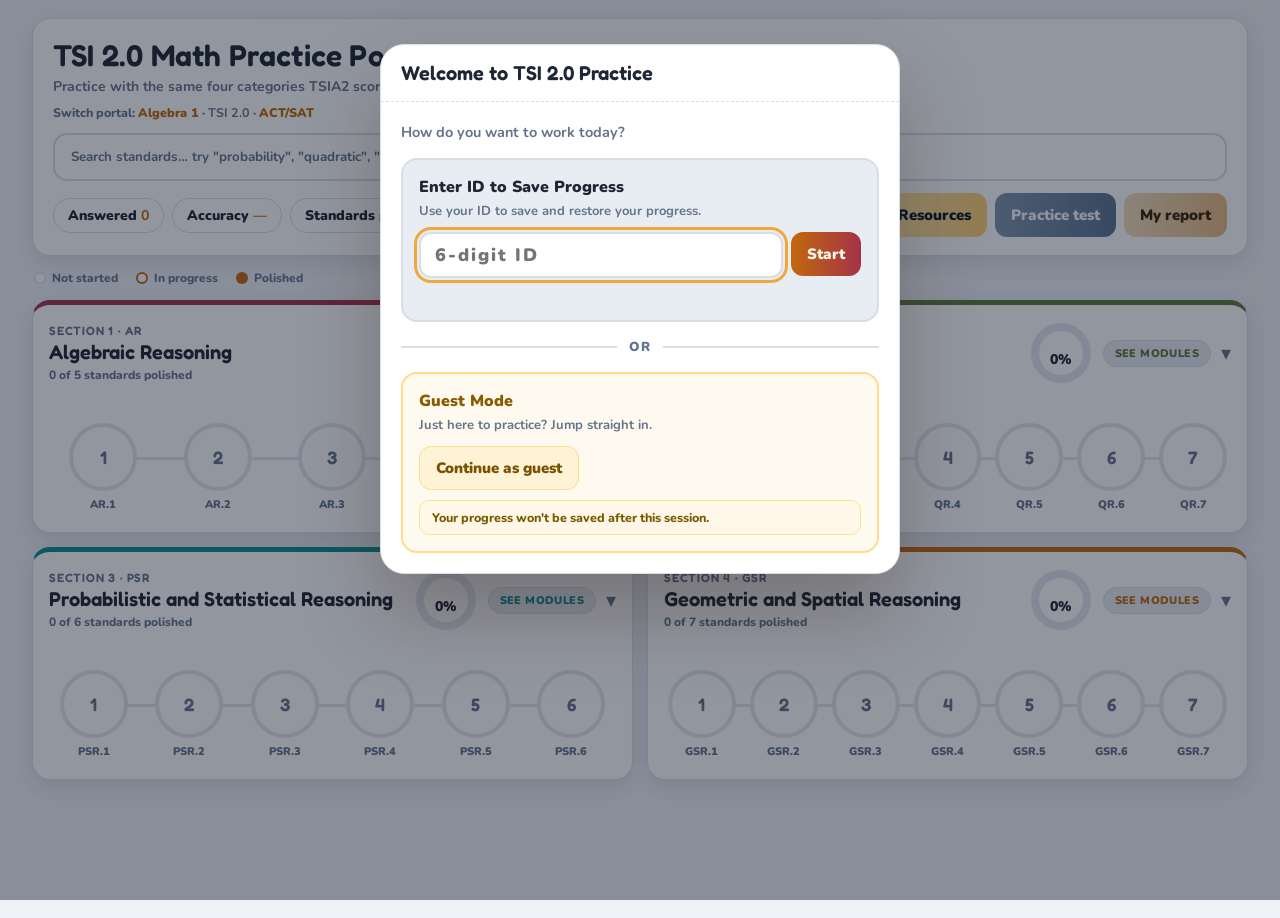
<file: index.html>
<!DOCTYPE html>
<html lang="en">
<head>
<meta charset="utf-8" />
<meta name="viewport" content="width=device-width, initial-scale=1" />
<title>TSI 2.0 Math Practice Portal — EEHS Math</title>
<link rel="stylesheet" href="tsi-theme.css?v=20260913c">
</head>
<body>
<div class="wrap">

  <!-- ============ header ============ -->
  <div class="hdr">
    <div class="toprow">
      <div>
        <h1>TSI 2.0 Math Practice Portal</h1>
        <div class="sub">Practice with the same four categories TSIA2 scores.</div>
        <div class="switchNav">Switch portal: <a href="https://eehsmath.github.io/algebra1-portal">Algebra 1</a> · <b>TSI 2.0</b> · <a href="apps/act-sat.html">ACT/SAT</a></div>
      </div>
      <div class="idBox" id="idBox"></div>
    </div>
    <div class="searchRow">
      <input type="search" id="searchInput" class="searchInput" autocomplete="off"
             placeholder="Search standards… try &quot;probability&quot;, &quot;quadratic&quot;, &quot;triangle&quot;"
             aria-label="Search TSI standards" />
      <button class="searchClear" id="searchClear" type="button" aria-label="Clear search" hidden>&times;</button>
    </div>
    <div class="pills">
      <span class="pill">Answered <b id="tAttempts">0</b></span>
      <span class="pill">Accuracy <b id="tAcc">—</b></span>
      <span class="pill">Standards polished <b id="tMastered">0</b></span>
      <span style="flex:1"></span>
      <button class="btn" id="moreBtn">More practice</button>
      <button class="btn gold" id="resourcesBtn">Resources</button>
      <button class="btn slate" id="crcBtn">Practice test</button>
      <button class="btn info" id="reportBtn">My report</button>
    </div>
  </div>

  <!-- ============ search results (shown instead of the grid while searching) ============ -->
  <div class="searchResultsWrap" id="searchResultsWrap" hidden>
    <div class="searchMeta" id="searchMeta" aria-live="polite"></div>
    <ul class="path" id="searchResults"></ul>
  </div>

  <!-- ============ four sections ============ -->
  <div class="stateLegend" id="stateLegend">
    <span><i class="notstarted"></i>Not started</span>
    <span><i class="started"></i>In progress</span>
    <span><i class="mastered"></i>Polished</span>
  </div>
  <div class="grid" id="sections"></div>

</div>

<!-- ============ welcome / choose-mode modal ============ -->
<div class="modal" id="introModal" role="dialog" aria-modal="true" aria-label="Choose how to work">
  <div class="modalCard chooseCard">
    <div class="modalHead"><h3>Welcome to TSI 2.0 Practice</h3></div>
    <div class="chooseBody">
      <p class="lead">How do you want to work today?</p>

      <div class="modeBlock modeBlock-id">
        <h4>Enter ID to Save Progress</h4>
        <p class="hint">Use your ID to save and restore your progress.</p>
        <div class="idRow">
          <input id="idInput" inputmode="numeric" autocomplete="off" maxlength="6"
                 placeholder="6-digit ID" aria-label="Your 6-digit ID" />
          <button class="btn primary" id="idBtn">Start</button>
        </div>
        <div class="msg" id="idMsg" aria-live="polite"></div>
      </div>

      <div class="orDivider" role="separator"><span>OR</span></div>

      <div class="modeBlock modeBlock-guest">
        <h4>Guest Mode</h4>
        <p class="hint">Just here to practice? Jump straight in.</p>
        <button class="btn guest-btn" id="guestBtn">Continue as guest</button>
        <div class="warnline">Your progress won't be saved after this session.</div>
      </div>
    </div>
  </div>
</div>

<!-- ============ report modal ============ -->
<div class="modal" id="reportModal" role="dialog" aria-modal="true" aria-label="Progress report">
  <div class="modalCard">
    <div class="modalHead">
      <h3>Progress Report <span id="repName" style="color:var(--muted); font-size:15px"></span></h3>
      <div class="noprint" style="display:flex; gap:8px; flex-wrap:wrap">
        <button class="btn" id="csvBtn">Download CSV</button>
        <button class="btn" id="printBtn">Print</button>
        <button class="btn" id="closeReport">Close</button>
      </div>
    </div>
    <div class="modalBody">
      <div class="viewCaption" id="stdSourceLine" style="margin-bottom:12px">
        Standards: <a href="https://reportcenter.highered.texas.gov/training-materials/tsia2-math-test-specifications-v1-4/" target="_blank" rel="noopener">THECB/College Board TSIA2 Mathematics Test Specifications (v1.4), Table 1</a>
      </div>
      <div class="viewSwitch noprint" role="tablist" aria-label="Report view">
        <button class="viewBtn is-active" data-view="summary" role="tab">Summary</button>
        <button class="viewBtn" data-view="detail" role="tab">Detail</button>
        <button class="viewBtn" data-view="tests" role="tab">Practice tests</button>
      </div>
      <div class="viewCaption" id="viewCaption"></div>
      <table>
        <thead id="repHead"></thead>
        <tbody id="repRows"></tbody>
      </table>
    </div>
  </div>
</div>

<!-- ============ more practice (Algebra 1 legacy apps) modal ============ -->
<div class="modal" id="moreModal" role="dialog" aria-modal="true" aria-label="More practice apps">
  <div class="modalCard moreCard">
    <div class="modalHead">
      <h3>More Practice</h3>
      <div class="noprint"><button class="btn" id="closeMore">Close</button></div>
    </div>
    <div class="modalBody">
      <p class="lead" style="margin:0 0 14px; color:var(--muted); font-weight:700; font-size:14px">
        Extra algebra practice apps from the Algebra 1 portal. These don't connect to your TSI
        progress — they're just for additional practice.
      </p>
      <ul class="moreList" id="moreList"></ul>
    </div>
  </div>
</div>

<!-- ============ resources modal ============ -->
<div class="modal" id="resourcesModal" role="dialog" aria-modal="true" aria-label="Resources">
  <div class="modalCard moreCard">
    <div class="modalHead">
      <h3>Resources</h3>
      <div class="noprint"><button class="btn" id="closeResources">Close</button></div>
    </div>
    <div class="modalBody">
      <p class="lead" style="margin:0 0 14px; color:var(--muted); font-weight:700; font-size:14px">
        Official TSIA2 standards and College Board reference materials.
      </p>
      <ul class="moreList" id="resourcesList"></ul>
    </div>
  </div>
</div>

<script src="portal-tsi.js?v=20260913e"></script>
<script>
(function(){
  'use strict';
  var $ = function(s){ return document.querySelector(s); };
  function esc(s){ return String(s == null ? '' : s).replace(/[&<>"]/g, function(c){
    return {'&':'&amp;','<':'&lt;','>':'&gt;','"':'&quot;'}[c]; }); }

  /* Plain-text form of the same citation shown (as a link) in the report
     modal — kept as one constant so the wording can't drift between the
     two places it appears. */
  var STANDARDS_SOURCE = 'THECB/College Board TSIA2 Mathematics Test Specifications v1.4, Table 1';

  /* Skill ids written by apps/tsi-crc.html. Not in REGISTRY on purpose. */
  var CRC_STRANDS = [
    { key: 'AR',  abbr: 'AR',  id: 'CRC.AR',  label: 'Algebraic Reasoning' },
    { key: 'QR',  abbr: 'QR',  id: 'CRC.QR',  label: 'Quantitative Reasoning' },
    { key: 'PSR', abbr: 'PSR', id: 'CRC.PSR', label: 'Probabilistic and Statistical Reasoning' },
    { key: 'GSR', abbr: 'GSR', id: 'CRC.GSR', label: 'Geometric and Spatial Reasoning' }
  ];

  /* ---------- build the four section cards ---------- */
  function ringSVG(pct, accent){
    var r = 26, C = 2*Math.PI*r, off = C*(1-pct);
    return '<div class="ring" style="--accent:'+accent+'">' +
      '<svg viewBox="0 0 64 64" aria-hidden="true">' +
        '<circle class="track" cx="32" cy="32" r="'+r+'"></circle>' +
        '<circle class="fill" cx="32" cy="32" r="'+r+'" stroke-dasharray="'+C+'" stroke-dashoffset="'+off+'"></circle>' +
      '</svg>' +
      '<div class="pct">'+Math.round(pct*100)+'%</div></div>';
  }

  /* Per-standard node ring — same idea as ringSVG, sized for the bigger
     68px node. Colored via the .node .track/.fill classes (inheriting
     --accent from the .sec card), not an inline stroke, matching how
     ringSVG already does it. */
  function nodeRingSVG(pct){
    var r = 30, C = 2*Math.PI*r, off = C*(1-pct);
    return '<svg viewBox="0 0 68 68" aria-hidden="true">' +
      '<circle class="track" cx="34" cy="34" r="'+r+'"></circle>' +
      '<circle class="fill" cx="34" cy="34" r="'+r+'" stroke-dasharray="'+C+'" stroke-dashoffset="'+off+'"></circle>' +
    '</svg>';
  }
  function nodeState(st){ return st.mastered ? 'mastered' : st.attempts ? 'started' : 'notstarted'; }
  function nodeInnerHTML(st, i){
    var state = nodeState(st);
    if (state === 'mastered') return '&#10003;';
    if (state === 'started') return nodeRingSVG(st.progress) + '<span class="pct">'+Math.round(st.progress*100)+'%</span>';
    return String(i+1);
  }

  /* Which sections are expanded, keyed by section id — starts empty
     (every section collapsed) on a fresh load, persists across re-renders
     within the same visit (ID switch, guest start, pageshow). */
  var expandedSections = {};
  function toggleSection(id){
    expandedSections[id] = !expandedSections[id];
    render();
  }

  function render(){
    var host = $('#sections');
    host.innerHTML = '';
    var sum = TSIPortal.summary();

    TSIPortal.SECTIONS.forEach(function(sec, si){
      var skills = TSIPortal.REGISTRY.filter(function(r){ return r.sec === sec.id; });
      var s = sum[sec.id];
      var open = !!expandedSections[sec.id];

      var card = document.createElement('div');
      card.className = 'sec';
      card.style.setProperty('--accent', sec.accent);

      var html =
        '<div class="head'+(open?' is-open':'')+'" role="button" tabindex="0" aria-expanded="'+(open?'true':'false')+'"><div>' +
          '<div class="eyebrow">Section '+(si+1)+' · '+sec.code+'</div>' +
          '<h2>'+sec.name+'</h2>' +
          '<div class="mcount">'+s.mastered+' of '+s.readyCount+' standards polished</div>' +
        '</div><div style="display:flex; align-items:center; gap:10px">' + ringSVG(s.progress, sec.accent) +
          '<span class="expandHint">'+(open?'Hide modules':'See modules')+'</span>' +
          '<span class="chev" aria-hidden="true">&#9662;</span></div></div>';

      // Collapsed: every node in one horizontal row — state visible at a glance.
      html += '<div class="stripRow"'+(open?' hidden':'')+'>';
      skills.forEach(function(r, i){
        var st = TSIPortal.skill(r.id);
        html += '<a class="stripItem" href="'+r.file+'?std='+r.id+'">' +
          '<div class="node '+nodeState(st)+'">'+nodeInnerHTML(st, i)+'</div>' +
          '<span class="code">'+(r.code||r.id)+'</span>' +
          '<div class="bubble">'+r.name+'</div>' +
        '</a>';
      });
      html += '</div>';

      // Expanded: same nodes, stacked, short title + state + hover detail.
      html += '<ul class="listBig"'+(open?'':' hidden')+'>';
      skills.forEach(function(r, i){
        var st = TSIPortal.skill(r.id);
        var stateLabel = st.mastered ? '<span class="state st-mastered">Polished &#10003;</span>'
                        : st.attempts ? '<span class="state">'+st.attempts+' answered &middot; '+Math.round(st.recentAcc*100)+'% recent</span>'
                        : '<span class="state">Not started</span>';
        html += '<li><a class="rowBig" href="'+r.file+'?std='+r.id+'">' +
          '<div class="node '+nodeState(st)+'">'+nodeInnerHTML(st, i)+'</div>' +
          '<div class="info"><div class="nm">'+(r.code||r.id)+' &middot; '+(r.short||r.name)+'</div>'+stateLabel+'</div>' +
          '<span class="go">Practice</span>' +
          '<div class="bubble">'+r.name+'</div>' +
        '</a></li>';
      });
      html += '</ul>';

      card.innerHTML = html;
      var headEl = card.querySelector('.head');
      headEl.addEventListener('click', function(){ toggleSection(sec.id); });
      headEl.addEventListener('keydown', function(e){
        if (e.key === 'Enter' || e.key === ' '){ e.preventDefault(); toggleSection(sec.id); }
      });
      host.appendChild(card);
    });

    var t = TSIPortal.totals();
    $('#tAttempts').textContent = t.attempts;
    $('#tAcc').textContent = t.attempts ? Math.round(100*t.correct/t.attempts)+'%' : '—';
    $('#tMastered').textContent = t.mastered;
  }

  /* ---------- search ----------
     Every TSI standard already carries the full official TSIA2 skill
     description in TSIPortal.REGISTRY[].name (unlike the Algebra 1 portal,
     there's no deeper per-SE breakdown to dig into) — so the search corpus
     is just REGISTRY + SECTIONS, no separate data file needed. Matches
     against the standard's code/name plus its section's name, so
     "triangle"/"probability"/"quadratic" all find something relevant.
     Results replace the four-section grid while a query is active;
     clearing the box (or Escape) restores it. Never touches progress. */
  function buildSearchCorpus(){
    var secByIdx = {};
    TSIPortal.SECTIONS.forEach(function(s){ secByIdx[s.id] = s; });
    return TSIPortal.REGISTRY.map(function(r){
      var sec = secByIdx[r.sec];
      /* hay stays built from the full official name (not the short display
         title) so a search for "quadratic" or "probability" still finds
         everything it used to — only what's shown changed, not what matches. */
      var hay = [r.code, r.name, sec ? sec.name : ''].join(' ').toLowerCase();
      return { id: r.id, code: r.code, name: r.name, short: r.short || r.name, file: r.file,
        accent: sec ? sec.accent : '#c2680c', secName: sec ? sec.name : '', hay: hay };
    });
  }
  var SEARCH_CORPUS = buildSearchCorpus();

  function runSearch(query){
    var terms = query.trim().toLowerCase().split(/\s+/).filter(Boolean);
    if (!terms.length) return null;
    return SEARCH_CORPUS.filter(function(item){
      return terms.every(function(t){ return item.hay.indexOf(t) !== -1; });
    });
  }

  function searchResultHTML(item){
    return '<li><a class="stone" style="--accent:'+item.accent+'" href="'+esc(item.file)+'?std='+esc(item.id)+'">' +
      '<span class="dot">→</span>' +
      '<span class="info"><span class="nm"><span class="code">'+esc(item.code)+'</span> '+esc(item.short)+'</span>' +
        '<span class="meta">'+esc(item.secName)+'</span></span>' +
      '<span class="go">Practice</span>' +
    '</a></li>';
  }

  function renderSearch(query){
    var results = runSearch(query || '');
    var sectionsHost = $('#sections');
    var wrap = $('#searchResultsWrap');
    $('#searchClear').hidden = !(query && query.length);
    if (results === null){
      wrap.hidden = true;
      sectionsHost.hidden = false;
      $('#stateLegend').hidden = false;
      return;
    }
    sectionsHost.hidden = true;
    $('#stateLegend').hidden = true;
    wrap.hidden = false;
    var q = query.trim();
    if (!results.length){
      $('#searchMeta').textContent = 'No standards found for “'+q+'” — try a different word.';
      $('#searchResults').innerHTML = '';
    } else {
      $('#searchMeta').textContent = results.length + (results.length === 1 ? ' standard' : ' standards') +
        ' found for “'+q+'”';
      $('#searchResults').innerHTML = results.map(searchResultHTML).join('');
    }
  }

  var searchInputEl = $('#searchInput');
  searchInputEl.addEventListener('input', function(){ renderSearch(searchInputEl.value); });
  searchInputEl.addEventListener('keydown', function(e){
    if (e.key === 'Escape' && searchInputEl.value){
      searchInputEl.value = '';
      renderSearch('');
    }
  });
  $('#searchClear').addEventListener('click', function(){
    searchInputEl.value = '';
    renderSearch('');
    searchInputEl.focus();
  });

  /* ---------- identity display (header) ---------- */
  function updateIdentity(){
    var box = $('#idBox');
    var mode = TSIPortal.mode();
    if (mode === 'student'){
      var name = TSIPortal.studentName();
      var greet = name ? ('Welcome back, ' + esc(name) + '!')
                       : ('Tracking ID ' + esc(TSIPortal.studentId()));
      box.innerHTML = '<span class="idPill">'+greet+'</span>' +
                      '<button class="switchLink" id="switchIdBtn">Switch ID</button>';
      $('#switchIdBtn').addEventListener('click', doSwitch);
    } else if (mode === 'guest'){
      box.innerHTML = '<span class="idPill guest">Guest mode · progress won\u2019t be saved</span>' +
                      '<button class="switchLink" id="saveProgBtn">Save progress</button>';
      $('#saveProgBtn').addEventListener('click', openIntro);
    } else {
      box.innerHTML = '';
    }
  }

  /* ---------- welcome / choose-mode modal ---------- */
  function openIntro(){
    $('#idMsg').textContent = '';
    $('#idMsg').className = 'msg';
    $('#idInput').value = '';
    $('#idBtn').disabled = false;
    $('#introModal').classList.add('show');
    setTimeout(function(){ $('#idInput').focus(); }, 30);
  }
  function hideIntro(){ $('#introModal').classList.remove('show'); }

  $('#idInput').addEventListener('input', function(){
    this.value = this.value.replace(/\D/g,'').slice(0,6);
  });

  function submitId(){
    var v = ($('#idInput').value || '').trim();
    var msg = $('#idMsg');
    if (!TSIPortal.validId(v)){
      msg.textContent = 'Please enter your 6-digit ID (numbers only).';
      msg.className = 'msg err';
      return;
    }
    $('#idBtn').disabled = true;
    msg.textContent = 'Checking…';
    msg.className = 'msg busy';
    TSIPortal.identify(v, function(ok, err){
      if (ok){
        hideIntro();
        updateIdentity();
        render();
      } else {
        msg.textContent = err || 'Something went wrong. Please try again.';
        msg.className = 'msg err';
        $('#idBtn').disabled = false;
      }
    });
  }
  $('#idBtn').addEventListener('click', submitId);
  $('#idInput').addEventListener('keydown', function(e){ if (e.key === 'Enter') submitId(); });

  $('#guestBtn').addEventListener('click', function(){
    TSIPortal.startGuest();
    hideIntro();
    updateIdentity();
    render();
  });

  function doSwitch(){
    if (!confirm('Switch ID? This clears the progress saved on THIS device so you can enter a different ID. Your saved work for your own ID is safe and comes back when you re-enter it.')) return;
    TSIPortal.switchId();
    updateIdentity();
    render();
    openIntro();
  }

  /* ---------- more practice (Algebra 1 legacy apps) ----------
     TSI has no legacy-apps folder of its own — this reuses the exact same
     list from the Algebra 1 portal's index.html, linked cross-origin since
     the files live in that repo, not this one. Keep this list in sync with
     LEGACY_APPS in algebra1-portal/index.html by hand; there's no shared
     source between the two repos. */
  var ALGEBRA_BASE = 'https://eehsmath.github.io/algebra1-portal/';
  var LEGACY_APPS = [
    { name: 'Attributes Trainer', desc: ' Attributes of Linear, Quadratic & Exponential Functions.', file: 'more/attributes.html', group: 'skill' },
    { name: 'Slope Trainer', desc: ' Find Slope and YIntercept', file: 'more/slope.html', group: 'skill' },
    { name: 'Domain & Range Lab', desc: ' Interactive Helper to learn Domain and Range.', file: 'more/domain-range.html', group: 'skill' },
    { name: 'MathText', desc: ' Solve Various Word Problems w/Steps Explained', file: 'more/word-problems.html', group: 'skill' },
    { name: 'Solver', desc: ' Solve Equations & Inequalities w/Steps Explained', file: 'more/equations-inequalities.html', group: 'skill' },
    { name: 'Polynomial Tools', desc: ' Factoring/FOIL & Laws Of Exponents', file: 'more/polynomials.html', group: 'skill' },
    { name: 'PlotThePoint', desc: ' Find Coordinates on the Graph', file: 'more/plot-point.html', group: 'drill' },
    { name: 'Function or Not?', desc: ' Is the Graph, Table, or Points a Function', file: 'more/function-or-not.html', group: 'drill' },
    { name: 'Parallel or Perpendicular', desc: ' Compare Two Slopes to Identify Parallel/Perpendicular/Neither', file: 'more/parallel-perpendicular.html', group: 'drill' },
    { name: 'Standard to Slope-Intercept', desc: ' Find Slope (m) & Y-Intercept (b)', file: 'more/function-or-not.html', group: 'drill' }
  ];
  var GROUP_LABELS = { skill: 'Skills', drill: 'Drills' };
  var GROUP_ORDER = ['skill', 'drill'];

  function moreItemHTML(app, i){
    return '<li><a class="moreItem" href="'+esc(ALGEBRA_BASE + app.file)+'" target="_blank" rel="noopener">'+
      '<span class="glyph">'+(i+1)+'</span>'+
      '<span class="info"><span class="nm">'+esc(app.name)+'</span>'+
        '<span class="ds">'+esc(app.desc||'')+'</span></span>'+
      '<span class="go">Open →</span>'+
    '</a></li>';
  }
  function renderMore(){
    var host = $('#moreList');
    var html = '', counter = 0;
    GROUP_ORDER.forEach(function(key){
      var apps = LEGACY_APPS.filter(function(a){ return a.group === key; });
      if (!apps.length) return;
      html += '<li class="moreSectionHead">'+esc(GROUP_LABELS[key] || key)+'</li>';
      html += apps.map(function(app){ counter++; return moreItemHTML(app, counter - 1); }).join('');
    });
    host.innerHTML = html;
  }
  $('#moreBtn').addEventListener('click', function(){
    renderMore();
    $('#moreModal').classList.add('show');
  });
  $('#closeMore').addEventListener('click', function(){ $('#moreModal').classList.remove('show'); });
  $('#moreModal').addEventListener('click', function(e){ if(e.target===e.currentTarget) e.currentTarget.classList.remove('show'); });

  /* ---------- resources ---------- */
  var RESOURCES = [
    { name: 'TSIA2 Standards', desc: ' THECB/College Board TSIA2 Math Test Specifications (v1.4)', url: 'https://reportcenter.highered.texas.gov/training-materials/tsia2-math-test-specifications-v1-4/' },
    { name: 'TSIA2 Student Brochure', desc: ' Official College Board student informational brochure (PDF)', url: 'https://accuplacer.collegeboard.org/accuplacer/pdf/tsia2-student-informational-brochure.pdf' },
    { name: 'TSIA2 Additional Resources', desc: ' College Board — more prep materials and practice', url: 'https://accuplacer.collegeboard.org/students/tsia2-additional-resources' }
  ];
  function resourceItemHTML(r, i){
    return '<li><a class="moreItem" href="'+esc(r.url)+'" target="_blank" rel="noopener">'+
      '<span class="glyph">'+(i+1)+'</span>'+
      '<span class="info"><span class="nm">'+esc(r.name)+'</span>'+
        '<span class="ds">'+esc(r.desc||'')+'</span></span>'+
      '<span class="go">Open →</span>'+
    '</a></li>';
  }
  function renderResources(){
    $('#resourcesList').innerHTML = RESOURCES.map(resourceItemHTML).join('');
  }
  $('#resourcesBtn').addEventListener('click', function(){
    renderResources();
    $('#resourcesModal').classList.add('show');
  });
  $('#closeResources').addEventListener('click', function(){ $('#resourcesModal').classList.remove('show'); });
  $('#resourcesModal').addEventListener('click', function(e){ if(e.target===e.currentTarget) e.currentTarget.classList.remove('show'); });

  /* ---------- adaptive CRC practice test ----------
     Deliberately NOT a REGISTRY entry. It is a 20-item mixed-strand
     simulation, not a standard to be polished, and its results are stored
     under the CRC.* skill ids so they can never move a standard's mastery
     numbers. See the header comment in apps/tsi-crc.html §8. */
  var CRC_FILE = 'apps/tsi-crc.html';
  $('#crcBtn').addEventListener('click', function(){ location.href = CRC_FILE; });

  /* ---------- report ---------- */
  function statusChip(st){
    if (!st.attempts) return '<span class="chip-none">Not started</span>';
    if (st.mastered)  return '<span class="chip-ok">Polished ✓</span>';
    return '<span class="chip-prog">In progress</span>';
  }
  function fmtDate(ms){
    if (!ms) return '—';
    var d = new Date(ms), y = d.getFullYear(), m = String(d.getMonth()+1).padStart(2,'0'),
        day = String(d.getDate()).padStart(2,'0');
    return y+'-'+m+'-'+day;
  }
  function pct(x){ return Math.round(x*100)+'%'; }

  var VIEW_CAPTIONS = {
    summary: 'Per-standard roll-up. One row per TSI standard the student has practiced.',
    detail:  'Full breakdown by standard: hints used, level, and attempts to mastery.',
    tests:   'Every adaptive practice test taken, newest first, with the per-strand split for each one.'
  };

  function headHTML(view){
    if (view === 'detail'){
      return '<tr>'+
        '<th>Skill</th>'+
        '<th>Total Attempts</th><th>Total Correct</th><th>Overall</th>'+
        '<th>Recent 10</th><th>Hints</th><th>Level</th><th>Types</th>'+
        '<th>Att. to Mastery</th><th>Last Active</th><th>Status</th></tr>';
    }
    return '<tr>'+
      '<th>Skill</th><th>Total Attempts</th><th>Total Correct</th>'+
      '<th>Overall</th><th>Recent 10</th><th>Last Active</th><th>Status</th></tr>';
  }

  function rowHTML(view, kind, label, st, onCRC){
    var cls = (kind === 'std') ? 'std-row' : 'se-row';
    /* CRC vs. Diagnostic-only scope tag — Detail view only, and only on
       standard rows (se-rows are internal question-generator sub-parts,
       not TSIA2 standards, so they have no onCRC value to show).
       Reuses the existing .tag pill component (styles from the
       build-status legend) purely for its look, not its original meaning. */
    var scopeTag = (view === 'detail' && kind === 'std')
      ? ' <span class="tag '+(onCRC ? 'port' : 'newbuild')+'">'+(onCRC ? 'CRC' : 'Diagnostic only')+'</span>'
      : '';
    var labelCell = (kind === 'std')
      ? '<td>'+label+scopeTag+'</td>'
      : '<td class="se-label">'+label+'</td>';
    var overall = st.attempts ? pct(st.correct/st.attempts) : '—';
    var recent  = st.attempts ? pct(st.recentAcc) : '—';
    var last    = fmtDate(st.last);
    if (view === 'detail'){
      var atm = (st.attemptsToMastery != null) ? st.attemptsToMastery : '—';
      var lv  = st.level || 1;
      var hints = st.hints || 0;
      var types = st.variantsTotal ? (st.variantsSeen+'/'+st.variantsTotal) : '—';
      return '<tr class="'+cls+'">'+labelCell+
        '<td class="num">'+st.attempts+'</td>'+
        '<td class="num">'+(st.attempts ? st.correct : '—')+'</td>'+
        '<td class="num">'+overall+'</td>'+
        '<td class="num">'+recent+'</td>'+
        '<td class="num">'+hints+'</td>'+
        '<td class="num">'+lv+'</td>'+
        '<td class="num">'+types+'</td>'+
        '<td class="num">'+atm+'</td>'+
        '<td class="num muted">'+last+'</td>'+
        '<td>'+statusChip(st)+'</td></tr>';
    }
    return '<tr class="'+cls+'">'+labelCell+
      '<td class="num">'+st.attempts+'</td>'+
      '<td class="num">'+(st.attempts ? st.correct : '—')+'</td>'+
      '<td class="num">'+overall+'</td>'+
      '<td class="num">'+recent+'</td>'+
      '<td class="num muted">'+last+'</td>'+
      '<td>'+statusChip(st)+'</td></tr>';
  }

  function colspan(view){
    if (view === 'detail') return 11;
    if (view === 'tests')  return 8;
    return 7;
  }

  /* ================= practice-test view =================
     Reads TSIPortal.testLog() / .testSummary(), which are fed by
     apps/tsi-crc.html. These are NOT skills and never touch mastery —
     see the PRACTICE-TEST LOG comment in portal-tsi.js. */
  function testsHeadHTML(){
    return '<tr><th>Date</th><th>Est. score</th><th>Result</th><th>Raw</th>' +
      CRC_STRANDS.map(function(c){ return '<th>'+c.abbr+'</th>'; }).join('') +
      '<th>Test code</th></tr>';
  }

  function strandCell(pair){
    if (!pair || !pair[1]) return '<td class="num muted">—</td>';
    var acc = pair[0]/pair[1];
    var tone = acc >= 0.8 ? 'var(--ok)' : acc >= 0.5 ? 'var(--ink)' : 'var(--err)';
    return '<td class="num" style="color:'+tone+'">'+pair[0]+'/'+pair[1]+'</td>';
  }

  function renderTests(){
    var log = TSIPortal.testLog().slice().reverse();   // newest first
    var sum = TSIPortal.testSummary();

    if (!log.length){
      $('#repHead').innerHTML = '';
      $('#repRows').innerHTML = '<tr><td colspan="'+colspan('tests')+'" style="color:var(--muted)">'+
        'No practice tests taken yet — use the <b>Practice test</b> button to take one.</td></tr>';
      return;
    }

    $('#repHead').innerHTML = testsHeadHTML();

    var head = '<tr class="std-row"><td colspan="'+colspan('tests')+'">' +
      '<b>'+sum.count+'</b> test'+(sum.count===1?'':'s')+' taken · ' +
      'best <b>'+sum.best+'</b> · latest <b>'+sum.latest+'</b> · ' +
      '<b>'+sum.passed+'</b> at or above 950';
    if (sum.count > 1){
      head += ' · change since first test <b>'+(sum.gain>0?'+':'')+sum.gain+'</b>';
    }
    if (sum.weakest){
      var wname = (CRC_STRANDS.filter(function(c){ return c.key === sum.weakest.key; })[0] || {}).label
                  || sum.weakest.key;
      head += '<br><span style="color:var(--muted)">Weakest area across all tests: <b>' +
        esc(wname) + '</b> at ' + Math.round(sum.weakest.acc*100) + '% — ' +
        'practice that section, then retest.</span>';
    }
    head += '</td></tr>';

    var rows = log.map(function(e){
      var s = e.s || {};
      return '<tr>' +
        '<td class="muted">'+fmtDate(e.t)+'</td>' +
        '<td class="num"><b>'+e.score+'</b></td>' +
        '<td>'+(e.ready ? '<span class="chip-ok">College ready ✓</span>'
                        : '<span class="chip-prog">Not yet</span>')+'</td>' +
        '<td class="num">'+e.right+'/'+e.n+'</td>' +
        CRC_STRANDS.map(function(c){ return strandCell(s[c.key]); }).join('') +
        '<td class="muted" style="font-size:12px">'+esc(e.code||'—')+
          (e.mode === 'practice' ? ' <span class="muted">(practice mode)</span>' : '')+'</td>' +
      '</tr>';
    }).join('');

    $('#repRows').innerHTML = head + rows;
  }

  function renderReport(view){
    $('#reportModal').setAttribute('data-view', view);
    $('#viewCaption').textContent = VIEW_CAPTIONS[view] || '';
    var btns = document.querySelectorAll('.viewBtn');
    for (var i = 0; i < btns.length; i++){
      btns[i].classList.toggle('is-active', btns[i].getAttribute('data-view') === view);
    }
    if (view === 'tests'){ renderTests(); return; }
    $('#repHead').innerHTML = headHTML(view);
    var rows = '';
    TSIPortal.REGISTRY.forEach(function(r){
      var st = TSIPortal.skill(r.id);
      if (!st.attempts) return;
      var label = (r.code ? '<b>'+r.code+'</b> ' : '') + r.name;
      rows += rowHTML(view, 'std', label, st, r.onCRC);
      /* Skip the sub-row when a standard's only module IS the standard —
         which is currently true for every entry in the TSI registry, so
         without this guard every row rendered twice. Real sub-modules
         (e.g. modules:['AR.1a','AR.1b']) still list normally. */
      if (r.modules && !(r.modules.length === 1 && r.modules[0] === r.id)){
        r.modules.forEach(function(mid){
          rows += rowHTML(view, 'se', mid, TSIPortal.skill(mid));
        });
      }
    });

    if (!rows){
      rows = '<tr><td colspan="'+colspan(view)+'" style="color:var(--muted)">'+
        'No practice recorded yet — go answer some questions!</td></tr>';
    }
    $('#repRows').innerHTML = rows;
  }

  function csvEscape(v){
    var s = (v == null) ? '' : String(v);
    return /[",\n]/.test(s) ? '"' + s.replace(/"/g, '""') + '"' : s;
  }
  function buildStudentCSV(){
    var idText = TSIPortal.studentId() || 'guest';
    var nameText = TSIPortal.studentName() || '';
    var headers = ['id','name','level','skill_kind','skill_id','skill_name',
      'source','on_crc',
      'total_attempts','total_correct','overall_accuracy','recent_10_accuracy',
      'hints','current_level','types_seen','types_total','attempts_to_mastery','last_active','status'];
    var lines = [headers.map(csvEscape).join(',')];
    function statusText(st){
      if (!st.attempts) return 'Not started';
      return st.mastered ? 'Polished' : 'In progress';
    }
    TSIPortal.REGISTRY.forEach(function(r){
      var st = TSIPortal.skill(r.id);
      lines.push([
        idText, nameText, 'standard', 'standard', r.id, r.name,
        STANDARDS_SOURCE, (r.onCRC ? 'Yes' : 'No'),
        st.attempts, st.attempts?st.correct:'',
        st.attempts?(st.correct/st.attempts).toFixed(4):'',
        st.attempts?st.recentAcc.toFixed(4):'',
        st.hints||0, st.level||1, st.variantsSeen||0, st.variantsTotal||0,
        (st.attemptsToMastery != null ? st.attemptsToMastery : ''),
        fmtDate(st.last), statusText(st)
      ].map(csvEscape).join(','));
      if (r.modules && !(r.modules.length === 1 && r.modules[0] === r.id)){
        r.modules.forEach(function(mid){
          var mst = TSIPortal.skill(mid);
          lines.push([
            idText, nameText, 'standard', 'se', mid, '',
            '', '',
            mst.attempts, mst.attempts?mst.correct:'',
            mst.attempts?(mst.correct/mst.attempts).toFixed(4):'',
            mst.attempts?mst.recentAcc.toFixed(4):'',
            mst.hints||0, mst.level||1, mst.variantsSeen||0, mst.variantsTotal||0,
            (mst.attemptsToMastery != null ? mst.attemptsToMastery : ''),
            fmtDate(mst.last), statusText(mst)
          ].map(csvEscape).join(','));
        });
      }
    });
    /* One row per completed practice test, tagged 'practice_test' so a teacher
       can filter them apart from standards practice in the spreadsheet.
       current_level carries the estimated CRC score. */
    TSIPortal.testLog().forEach(function(e){
      var s = e.s || {};
      var per = CRC_STRANDS.map(function(c){
        return c.abbr + ' ' + ((s[c.key] && s[c.key][1]) ? s[c.key][0]+'/'+s[c.key][1] : '-');
      }).join('; ');
      lines.push([
        idText, nameText, 'practice_test', 'crc_attempt', e.code || '', per,
        'apps/tsi-crc.html', 'Yes',
        e.n, e.right, (e.right/e.n).toFixed(4), '',
        '', e.score, '', fmtDate(e.t),
        e.ready ? 'College ready' : 'Not yet'
      ].map(csvEscape).join(','));
    });
    return lines.join('\n');
  }
  function downloadStudentCSV(){
    var csv = buildStudentCSV();
    var idText = TSIPortal.studentId() || 'guest';
    var when = fmtDate(Date.now());
    var fname = 'tsi2_' + idText + '_' + when + '.csv';
    var blob = new Blob([csv], { type: 'text/csv;charset=utf-8;' });
    var url = URL.createObjectURL(blob);
    var a = document.createElement('a');
    a.href = url; a.download = fname;
    document.body.appendChild(a); a.click(); document.body.removeChild(a);
    setTimeout(function(){ URL.revokeObjectURL(url); }, 500);
  }

  var _view = 'summary';
  function openReport(){
    $('#repName').textContent = TSIPortal.studentName() ? '· '+TSIPortal.studentName() : '';
    renderReport(_view);
    $('#reportModal').classList.add('show');
  }
  $('#reportBtn').addEventListener('click', openReport);
  $('#closeReport').addEventListener('click', function(){ $('#reportModal').classList.remove('show'); });
  $('#reportModal').addEventListener('click', function(e){ if(e.target===e.currentTarget) e.currentTarget.classList.remove('show'); });
  document.querySelectorAll('.viewBtn').forEach(function(btn){
    btn.addEventListener('click', function(){
      _view = btn.getAttribute('data-view');
      renderReport(_view);
    });
  });
  $('#printBtn').addEventListener('click', function(){ window.print(); });
  $('#csvBtn').addEventListener('click', downloadStudentCSV);

  /* ---------- init ---------- */
  function init(){
    var mode = TSIPortal.mode();
    updateIdentity();
    render();
    if (mode === 'none'){
      openIntro();
    } else if (mode === 'student'){
      TSIPortal.refresh(function(ok){
        if (ok){ updateIdentity(); render(); }
      });
    }
  }

  window.addEventListener('pageshow', function(){ updateIdentity(); render(); });
  init();
})();
</script>
</body>
</html>
</file>
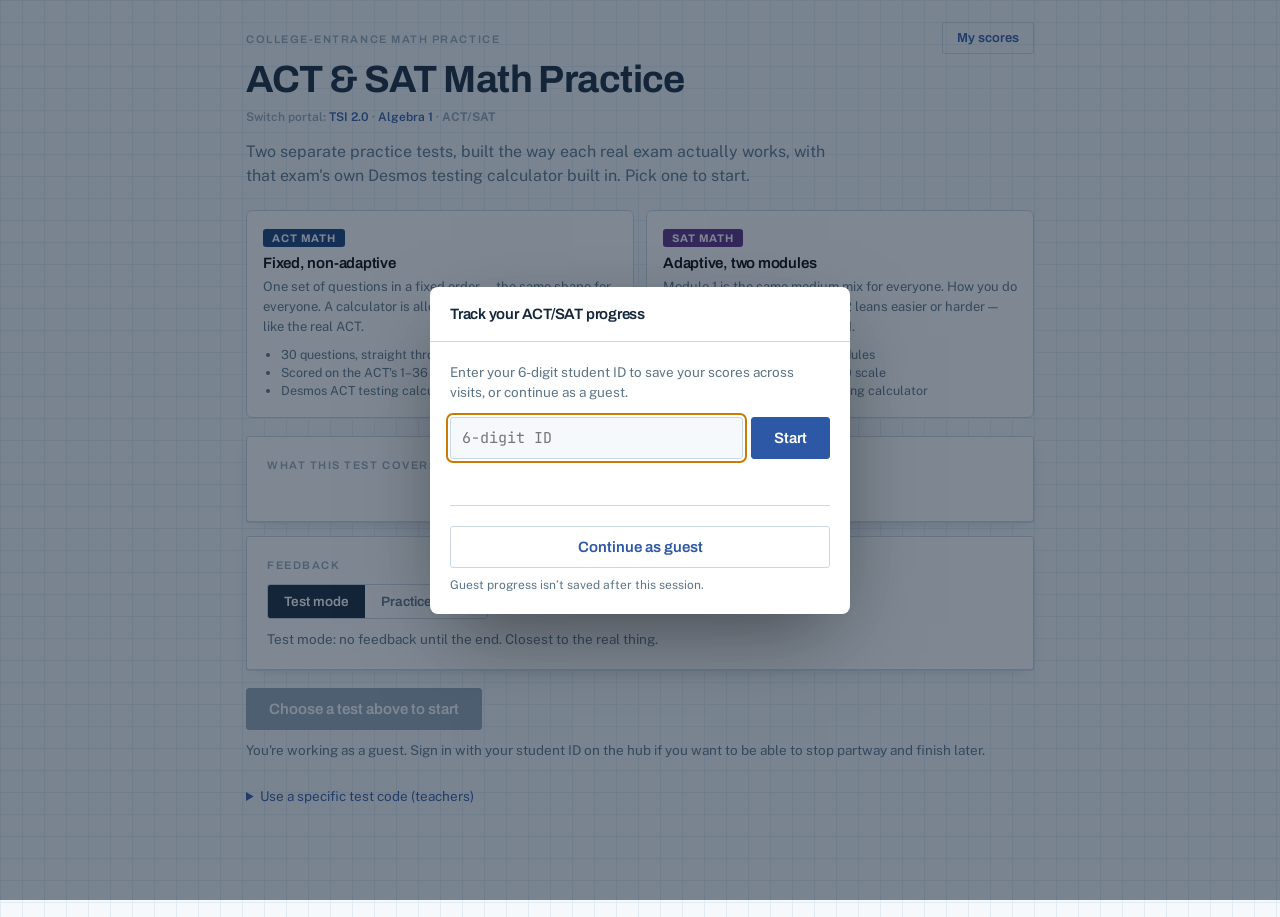
<file: apps/act-sat.html>
<!DOCTYPE html>
<html lang="en">
<head>
<meta charset="utf-8">
<meta name="viewport" content="width=device-width, initial-scale=1">
<title>ACT &amp; SAT Math &mdash; Practice</title>
<link rel="preconnect" href="https://fonts.googleapis.com">
<link rel="preconnect" href="https://fonts.gstatic.com" crossorigin>
<link href="https://fonts.googleapis.com/css2?family=Archivo:wght@500;600;700&family=Public+Sans:wght@400;500;600&family=JetBrains+Mono:wght@400;700&display=swap" rel="stylesheet">
<style>
/* Same paper/ballpoint/red-pen family as apps/tsi-crc.html, so this reads
   as part of the same site. ACT gets a navy badge, SAT a violet one --
   everything else (ink, rule, choices, cards) is shared. */
:root{
  --paper:      #F6F9FC;
  --paper-2:    #FFFFFF;
  --grid:       #E1EBF3;
  --grid-major: #CFDEEB;
  --ink:        #14263A;
  --ink-soft:   #5C7488;
  --ink-faint:  #92A6B6;
  --rule:       #C9D8E4;
  --pen:        #D42248;
  --check:      #0C7F58;
  --blue:       #2C58A6;
  --blue-soft:  #E7EEF9;
  --amber:      #C97B04;

  --alg:  #2C58A6;
  --fun:  #6B3FA0;
  --geo:  #0C7F58;
  --stat: #B5581F;

  --act:  #143C7A;
  --act-soft: #E8EEF9;
  --sat:  #5B2A86;
  --sat-soft: #F0E9F7;

  --f-display: 'Archivo', system-ui, -apple-system, sans-serif;
  --f-body:    'Public Sans', system-ui, -apple-system, sans-serif;
  --f-mono:    'JetBrains Mono', ui-monospace, 'SF Mono', Menlo, monospace;

  --r: 3px;
  --shadow: 0 1px 0 var(--grid-major), 0 6px 18px -12px rgba(20,38,58,.4);
}

*{box-sizing:border-box}
html,body{margin:0;padding:0}
body{
  font-family:var(--f-body); color:var(--ink); background-color:var(--paper);
  background-image:
    linear-gradient(var(--grid) 1px, transparent 1px),
    linear-gradient(90deg, var(--grid) 1px, transparent 1px);
  background-size:22px 22px; line-height:1.5; -webkit-text-size-adjust:100%;
}
.wrap{max-width:820px;margin:0 auto;padding:20px 16px 110px}

h1,h2,h3{font-family:var(--f-display);margin:0;letter-spacing:-.015em}
h1{font-size:clamp(26px,5.2vw,38px);font-weight:700;line-height:1.08}
h2{font-size:clamp(19px,3.4vw,24px);font-weight:700}
h3{font-size:15px;font-weight:600}

.eyebrow{font-family:var(--f-display);font-size:11px;font-weight:600;letter-spacing:.14em;text-transform:uppercase;color:var(--ink-faint)}
.mono{font-family:var(--f-mono);font-variant-numeric:tabular-nums}
.muted{color:var(--ink-soft)}
.small{font-size:13.5px}
.tiny{font-size:12px}

.card{background:var(--paper-2);border:1px solid var(--rule);border-radius:var(--r);padding:20px;box-shadow:var(--shadow)}
.card + .card{margin-top:14px}
hr.rule{border:0;border-top:1px solid var(--rule);margin:20px 0}

button{font-family:inherit;font-size:inherit;cursor:pointer}
.btn{display:inline-flex;align-items:center;justify-content:center;gap:8px;font-family:var(--f-display);font-weight:600;font-size:15px;padding:12px 22px;border-radius:var(--r);border:1px solid var(--blue);background:var(--blue);color:#fff;transition:background .12s,transform .06s}
.btn:hover{background:#24488a}
.btn:active{transform:translateY(1px)}
.btn:disabled{background:var(--ink-faint);border-color:var(--ink-faint);cursor:not-allowed;transform:none}
.btn-ghost{background:transparent;color:var(--blue);border-color:var(--rule)}
.btn-ghost:hover{background:var(--blue-soft)}
.btn-sm{padding:8px 14px;font-size:13px}
:focus-visible{outline:2.5px solid var(--amber);outline-offset:2px}

/* ---------- exam picker ---------- */
.examPick{display:grid;grid-template-columns:1fr 1fr;gap:12px}
@media (max-width:560px){.examPick{grid-template-columns:1fr}}
.examCard{border:1.5px solid var(--rule);border-radius:6px;padding:16px;text-align:left;background:var(--paper-2);cursor:pointer;transition:border-color .12s,box-shadow .12s}
.examCard:hover{box-shadow:0 6px 18px -10px rgba(20,38,58,.35)}
.examCard.sel{border-color:var(--sel,var(--blue));box-shadow:inset 0 0 0 1.5px var(--sel,var(--blue))}
.examCard .badge{display:inline-block;font-family:var(--f-display);font-weight:700;font-size:11px;letter-spacing:.08em;text-transform:uppercase;padding:3px 9px;border-radius:var(--r);color:#fff;margin-bottom:8px}
.examCard[data-exam="ACT"] .badge{background:var(--act)}
.examCard[data-exam="SAT"] .badge{background:var(--sat)}
.examCard h3{margin:0 0 6px}
.examCard p{margin:0;font-size:13px;color:var(--ink-soft);line-height:1.55}
.examCard ul{margin:10px 0 0;padding-left:18px;font-size:12.5px;color:var(--ink-soft)}
.examCard ul li{margin:3px 0}

/* ---------- strand chips ---------- */
.chips{display:flex;flex-wrap:wrap;gap:8px}
.chip{display:inline-flex;align-items:center;gap:7px;border:1px solid var(--rule);border-radius:var(--r);padding:6px 11px;font-size:12.5px;background:var(--paper-2)}
.dot{width:9px;height:9px;border-radius:50%;flex:none}
.d-alg{background:var(--alg)} .d-fun{background:var(--fun)} .d-geo{background:var(--geo)} .d-stat{background:var(--stat)}

/* ---------- progress ticks ---------- */
.ticks{display:flex;gap:3px;align-items:flex-end;height:16px}
.tick{flex:1;height:6px;background:var(--grid-major);border-radius:1px;transition:height .2s,background .2s}
.tick.done{height:12px;background:var(--ink-soft)}
.tick.now{height:16px;background:var(--amber)}
.moduleTag{display:inline-flex;align-items:center;gap:6px;font-family:var(--f-display);font-weight:700;font-size:11px;letter-spacing:.08em;text-transform:uppercase;padding:3px 9px;border-radius:var(--r);color:#fff}

/* ---------- question ---------- */
.qhead{display:flex;justify-content:space-between;align-items:baseline;gap:12px;margin-bottom:8px;flex-wrap:wrap}
.stem{font-size:17px;line-height:1.55;margin:0 0 16px}
.stem .mono{font-size:16.5px}
.figure{margin:0 0 18px;text-align:center}
.figure svg{max-width:100%;height:auto}

.choices{display:grid;gap:9px}
.choice{display:flex;align-items:flex-start;gap:12px;width:100%;text-align:left;padding:13px 15px;border:1px solid var(--rule);border-radius:var(--r);background:var(--paper-2);font-size:16px;color:var(--ink);transition:border-color .12s,background .12s}
.choice:hover{border-color:var(--blue);background:var(--blue-soft)}
.choice .lab{font-family:var(--f-display);font-weight:700;font-size:13px;width:22px;height:22px;flex:none;border-radius:50%;display:grid;place-items:center;border:1.5px solid var(--rule);color:var(--ink-soft);margin-top:1px}
.choice.sel{border-color:var(--blue);background:var(--blue-soft);box-shadow:inset 0 0 0 1px var(--blue)}
.choice.sel .lab{background:var(--blue);border-color:var(--blue);color:#fff}
.choice.correct{border-color:var(--check);background:#EAF6F1}
.choice.correct .lab{background:var(--check);border-color:var(--check);color:#fff}
.choice.wrong{border-color:var(--pen);background:#FCEDF0}
.choice.wrong .lab{background:var(--pen);border-color:var(--pen);color:#fff}
.choice:disabled{cursor:default}
.choice:disabled:hover{border-color:var(--rule);background:var(--paper-2)}
.choice.sel:disabled:hover{border-color:var(--blue);background:var(--blue-soft)}
.choice.correct:disabled:hover{border-color:var(--check);background:#EAF6F1}
.choice.wrong:disabled:hover{border-color:var(--pen);background:#FCEDF0}

.feedback{margin-top:14px;padding:14px 16px;border-radius:var(--r);font-size:14.5px;line-height:1.6}
.fb-ok{background:#EAF6F1;border-left:3px solid var(--check)}
.fb-no{background:#FCEDF0;border-left:3px solid var(--pen)}
.feedback b{font-family:var(--f-display)}
.actions{display:flex;gap:10px;justify-content:flex-end;margin-top:18px;flex-wrap:wrap}

/* ---------- score dial (ACT 1-36 / SAT 200-800) ---------- */
.rail-block{margin:26px 0 8px}
.rail{position:relative;height:46px;border:1px solid var(--rule);border-radius:var(--r);background:repeating-linear-gradient(90deg, var(--grid) 0 1px, transparent 1px 100%) 0 0/12.5% 100%, linear-gradient(90deg,#F0F5FA,#FFFFFF)}
.rail-fill{position:absolute;top:0;bottom:0;left:0;width:0;background:linear-gradient(90deg,rgba(44,88,166,.10),rgba(44,88,166,.28));border-right:2.5px solid var(--blue);transition:width 1.5s cubic-bezier(.22,1,.36,1)}
.rail-scale{display:flex;justify-content:space-between;font-family:var(--f-mono);font-size:11px;color:var(--ink-faint);margin-top:6px}
.score-big{font-family:var(--f-mono);font-weight:700;font-size:clamp(42px,10vw,64px);line-height:1;letter-spacing:-.03em}
.score-of{font-family:var(--f-mono);font-size:15px;color:var(--ink-faint)}
.verdict{font-family:var(--f-display);font-weight:700;font-size:clamp(15px,3vw,18px);margin-top:6px;color:var(--ink-soft)}

/* ---------- strand rails ---------- */
.strand{padding:14px 0;border-top:1px solid var(--rule)}
.strand:first-of-type{border-top:0}
.strand-top{display:flex;justify-content:space-between;align-items:baseline;gap:10px;margin-bottom:8px}
.strand-name{font-family:var(--f-display);font-weight:600;font-size:15px;display:flex;align-items:center;gap:8px}
.band{font-family:var(--f-display);font-size:11px;font-weight:700;letter-spacing:.09em;text-transform:uppercase;padding:3px 9px;border-radius:var(--r);border:1px solid currentColor}
.b-adv{color:var(--check)} .b-pro{color:var(--blue)} .b-bas{color:var(--pen)}
.sbar{height:9px;background:var(--grid-major);border-radius:1px;overflow:hidden}
.sbar > i{display:block;height:100%;width:0;transition:width 1s cubic-bezier(.22,1,.36,1)}
.strand-meta{display:flex;justify-content:space-between;font-size:12.5px;color:var(--ink-soft);margin-top:6px;gap:10px;flex-wrap:wrap}

/* ---------- review ---------- */
.rev{border-top:1px solid var(--rule);padding:16px 0}
.rev-top{display:flex;gap:10px;align-items:baseline;margin-bottom:8px;flex-wrap:wrap}
.mark{font-family:var(--f-display);font-weight:700;font-size:12px;padding:2px 8px;border-radius:var(--r);color:#fff;flex:none}
.m-ok{background:var(--check)} .m-no{background:var(--pen)}
.rev details{margin-top:8px}
.rev summary{cursor:pointer;font-size:13.5px;color:var(--blue);font-weight:500}
.rev .sol{margin-top:9px;padding:12px 14px;background:var(--paper);border:1px solid var(--rule);border-radius:var(--r);font-size:14px;line-height:1.65}

table.dt{border-collapse:collapse;margin:0 auto;font-size:14px;font-family:var(--f-body)}
table.dt th,table.dt td{border:1px solid var(--rule);padding:6px 13px;text-align:center}
table.dt td.num,table.dt th.num{font-family:var(--f-mono)}
table.dt th{background:var(--paper);font-family:var(--f-display);font-weight:600;font-size:13px}
table.dt td.mono,table.dt th.mono{font-family:var(--f-mono)}

.toggle{display:flex;gap:0;border:1px solid var(--rule);border-radius:var(--r);overflow:hidden;width:fit-content}
.toggle button{padding:9px 16px;border:0;background:var(--paper-2);color:var(--ink-soft);font-family:var(--f-display);font-weight:600;font-size:13.5px}
.toggle button[aria-pressed="true"]{background:var(--ink);color:#fff}
.kv{display:grid;grid-template-columns:auto 1fr;gap:5px 16px;font-size:13.5px}
.kv dt{color:var(--ink-soft)} .kv dd{margin:0;font-family:var(--f-mono)}
.note{font-size:12.5px;color:var(--ink-soft);line-height:1.6;border-left:2px solid var(--grid-major);padding-left:12px}
.hidden{display:none !important}
.back{display:inline-block;margin-bottom:18px;font-family:var(--f-display);font-weight:600;font-size:13px;color:var(--blue);text-decoration:none}
.back:hover{text-decoration:underline}
.seedbox{font-family:var(--f-mono);font-size:12px;background:var(--paper);border:1px solid var(--rule);border-radius:var(--r);padding:8px 11px;word-break:break-all}
sup{font-size:.72em}

/* ---------- top-level portal header (peer of the TSI and Algebra 1 hubs) ---------- */
.topHdr{display:flex;justify-content:space-between;align-items:flex-start;gap:16px;flex-wrap:wrap}
.topHdrRight{display:flex;align-items:center;gap:10px;flex-wrap:wrap;padding-top:2px}
.switchNav{font-size:12px;font-weight:600;color:var(--ink-faint);margin-top:8px}
.switchNav a{color:var(--blue);text-decoration:none;font-weight:600}
.switchNav a:hover{text-decoration:underline}
.idBox{display:flex;align-items:center;gap:8px;flex-wrap:wrap}
.idPill{display:inline-flex;align-items:center;padding:7px 12px;border-radius:999px;border:1px solid var(--rule);background:var(--paper);font-weight:600;font-size:12.5px;color:var(--ink);white-space:nowrap}
.idPill.guest{background:#FFF6E5;border-color:#F0D48A;color:#7a5a00}
.switchLink{border:1px solid var(--rule);background:#fff;color:var(--ink-soft);font-weight:600;font-size:12px;border-radius:999px;padding:6px 11px;cursor:pointer;font-family:inherit}
.switchLink:hover{color:var(--ink);border-color:var(--blue)}

/* ---------- modals (identity gate + score history) ---------- */
.modal{position:fixed;inset:0;background:rgba(20,38,58,.55);display:none;align-items:center;justify-content:center;z-index:2000;padding:20px}
.modal.show{display:flex}
.modalCard{background:var(--paper-2);border-radius:8px;max-width:640px;width:100%;max-height:86vh;overflow:auto;box-shadow:0 30px 80px -20px rgba(0,0,0,.5)}
.modalHead{display:flex;justify-content:space-between;align-items:center;gap:12px;padding:16px 20px;border-bottom:1px solid var(--rule)}
.modalHead h3{margin:0}
.modalBody{padding:20px}

/* ============================================================
   DESMOS TESTING CALCULATOR
   The real ACT and digital SAT both allow a calculator through the
   whole math section, and both use Desmos's own testing-mode build --
   not the free desmos.com/calculator page, which has extra features
   (accounts, saving, importing images) the real tests strip out. This
   embeds the exact same testing-mode pages Desmos publishes for each
   exam, picked by which test is currently active. Confirmed reachable
   and frameable (no X-Frame-Options / CSP frame-ancestors) as of this
   build:
     ACT -> https://www.desmos.com/testing/digital-act/graphing
     SAT -> https://www.desmos.com/testing/collegeboard/graphing
            (desmos.com/testing/cb-digital-sat/graphing redirects here)
   ============================================================ */
.calcToggle{position:fixed;right:20px;bottom:20px;z-index:1550;width:56px;height:56px;border-radius:50%;border:0;background:var(--blue);color:#fff;box-shadow:0 8px 22px -6px rgba(20,38,58,.5);display:flex;align-items:center;justify-content:center;cursor:pointer}
.calcToggle[hidden]{display:none}
.calcToggle svg{width:26px;height:26px}
.calcToggle:active{transform:translateY(1px)}
.calcToggle.active{background:#24488a}
.calcPanel{position:fixed;right:20px;bottom:88px;z-index:1550;width:min(420px, calc(100vw - 40px));height:min(520px, calc(100vh - 140px));background:var(--paper-2);border:1px solid var(--rule);border-radius:var(--r);box-shadow:0 20px 50px -12px rgba(20,38,58,.45);display:none;overflow:hidden;flex-direction:column}
.calcPanel.show{display:flex}
.calcHead{display:flex;align-items:center;justify-content:space-between;padding:9px 12px;background:var(--paper);border-bottom:1px solid var(--rule);flex:none}
.calcHead b{font-family:var(--f-display);font-size:11.5px;font-weight:700;letter-spacing:.08em;text-transform:uppercase;color:var(--ink-soft)}
.calcCloseBtn{border:0;background:transparent;color:var(--ink-faint);font-size:19px;line-height:1;cursor:pointer;padding:2px 4px;font-family:inherit}
.calcCloseBtn:hover{color:var(--ink)}
.calcPanel iframe{flex:1;width:100%;border:0;background:#fff}
@media (max-width:520px){
  .calcPanel{right:10px;bottom:78px;width:calc(100vw - 20px);height:min(66vh, 480px)}
  .calcToggle{right:14px;bottom:14px;width:50px;height:50px}
  .card{padding:16px}
  .stem{font-size:16px}
  .choice{font-size:15px;padding:12px}
  .actions .btn{flex:1}
}
@media (prefers-reduced-motion:reduce){*{transition:none !important;animation:none !important}}
@media print{ body{background:#fff} .actions,.btn,.calcToggle,.calcPanel{display:none} }
</style>
</head>
<body>
<script src="../portal-tsi.js?v=20260913e"></script>
<div class="wrap">

<!-- ==================== EXAM PICKER ==================== -->
<section id="picker">
  <div class="topHdr">
    <div>
      <p class="eyebrow">College-entrance math practice</p>
      <h1>ACT &amp; SAT Math Practice</h1>
      <div class="switchNav">Switch portal: <a href="../index.html">TSI 2.0</a> &middot; <a href="https://eehsmath.github.io/algebra1-portal">Algebra 1</a> &middot; <b>ACT/SAT</b></div>
    </div>
    <div class="topHdrRight">
      <div class="idBox" id="idBox"></div>
      <button class="btn btn-ghost btn-sm" id="scoresBtn">My scores</button>
    </div>
  </div>
  <p class="muted" style="margin:14px 0 0;max-width:60ch">
    Two separate practice tests, built the way each real exam actually works,
    with that exam's own Desmos testing calculator built in. Pick one to start.
  </p>

  <div class="examPick" style="margin-top:22px">
    <button type="button" class="examCard" data-exam="ACT" style="--sel:var(--act)">
      <span class="badge">ACT Math</span>
      <h3>Fixed, non-adaptive</h3>
      <p>One set of questions in a fixed order &mdash; the same shape for everyone.
         A calculator is allowed on every question, just like the real ACT.</p>
      <ul>
        <li>30 questions, straight through</li>
        <li>Scored on the ACT's 1&ndash;36 scale</li>
        <li>Desmos ACT testing calculator</li>
      </ul>
    </button>
    <button type="button" class="examCard" data-exam="SAT" style="--sel:var(--sat)">
      <span class="badge">SAT Math</span>
      <h3>Adaptive, two modules</h3>
      <p>Module 1 is the same medium mix for everyone. How you do on it decides
         whether Module 2 leans easier or harder &mdash; you cannot go back to Module 1.</p>
      <ul>
        <li>11 + 11 questions across 2 modules</li>
        <li>Scored on the SAT's 200&ndash;800 scale</li>
        <li>Desmos (College Board) testing calculator</li>
      </ul>
    </button>
  </div>

  <div class="card" style="margin-top:18px">
    <p class="eyebrow" style="margin:0 0 12px">What <span id="examNameA">this test</span> covers</p>
    <div class="chips" id="blueprintChips"></div>
    <p class="note" style="margin-top:16px" id="realNote"></p>
  </div>

  <div class="card">
    <p class="eyebrow" style="margin:0 0 10px">Feedback</p>
    <div class="toggle" role="group" aria-label="Feedback timing">
      <button id="modeTest" aria-pressed="true">Test mode</button>
      <button id="modePractice" aria-pressed="false">Practice mode</button>
    </div>
    <p class="small muted" id="modeDesc" style="margin:10px 0 0">Test mode: no feedback until the end. Closest to the real thing.</p>
  </div>

  <div class="card hidden" id="resumeCard">
    <p class="eyebrow" style="margin:0 0 8px;color:var(--amber)">Unfinished test</p>
    <p style="margin:0 0 4px">You stopped after question <b id="resumeN"></b> of <b id="resumeTotal"></b>.</p>
    <p class="small muted" id="resumeWhen" style="margin:0"></p>
    <div class="actions" style="justify-content:flex-start;margin-top:16px">
      <button class="btn" id="resumeBtn">Pick up where I left off</button>
      <button class="btn btn-ghost btn-sm" id="discardBtn">Discard and start over</button>
    </div>
  </div>

  <div class="actions" style="justify-content:flex-start">
    <button class="btn" id="startBtn" disabled>Choose a test above to start</button>
  </div>
  <p class="small muted hidden" id="guestNote" style="margin:10px 0 0">
    You're working as a guest. Sign in with your student ID on the hub if you want to be able to stop partway and finish later.
  </p>

  <details style="margin-top:26px">
    <summary class="small" style="cursor:pointer;color:var(--blue)">Use a specific test code (teachers)</summary>
    <div class="card" style="margin-top:10px">
      <p class="small muted" style="margin:0 0 10px">Paste a code to give a whole class the identical questions for the selected test, or leave blank for a fresh random one.</p>
      <input id="seedIn" class="seedbox" style="width:100%" placeholder="e.g. ACT-7QK2F9 or SAT-9M3XJ2" autocomplete="off">
    </div>
  </details>
</section>

<!-- ==================== TEST ==================== -->
<section id="test" class="hidden">
  <a class="back" href="#" id="testExitLink">&larr; Back</a>
  <div class="qhead">
    <p class="eyebrow" style="margin:0"><span class="moduleTag" id="moduleTag"></span> &nbsp;Question <span id="qNum" class="mono">1</span> of <span id="qTotal" class="mono">30</span></p>
    <p class="eyebrow" id="strandLabel" style="margin:0">&nbsp;</p>
  </div>
  <div class="ticks" id="ticks" aria-hidden="true"></div>

  <div class="card" style="margin-top:14px">
    <div class="figure" id="figure"></div>
    <p class="stem" id="stem"></p>
    <div class="choices" id="choices"></div>
    <div id="feedback"></div>
    <div class="actions">
      <button class="btn btn-ghost btn-sm hidden" id="pauseBtn" style="margin-right:auto">Save &amp; finish later</button>
      <button class="btn" id="nextBtn" disabled>Submit answer</button>
    </div>
  </div>
</section>

<!-- ==================== MODULE BREAK (SAT only) ==================== -->
<section id="modBreak" class="hidden">
  <p class="eyebrow">Module 1 complete</p>
  <h1 style="margin-top:6px">On to Module 2</h1>
  <div class="card" style="margin-top:18px">
    <p style="margin:0 0 10px">Just like the real digital SAT, your Module 1 answers decided which Module 2
       you're about to get &mdash; and you can't go back and change Module 1 now.</p>
    <p class="small muted" style="margin:0">Module 2 is 11 more questions. Same rules apply: answer, then move forward.</p>
    <div class="actions" style="justify-content:flex-start;margin-top:16px">
      <button class="btn" id="modBreakBtn">Start Module 2</button>
    </div>
  </div>
</section>

<!-- ==================== PAUSED ==================== -->
<section id="paused" class="hidden">
  <p class="eyebrow">Saved</p>
  <h1 style="margin-top:6px">Your test is waiting for you</h1>
  <div class="card" style="margin-top:18px">
    <p style="margin:0 0 6px">You've answered <b id="pausedN"></b> of <b id="pausedTotal"></b> questions.</p>
    <p class="small muted" style="margin:0">Nothing is lost. Open this page again on any computer where you're signed in with your student ID, and it will start at the next question with your answers still counted.</p>
    <div class="actions" style="justify-content:flex-start;margin-top:18px">
      <button class="btn" id="pausedResumeBtn">Keep going now</button>
      <button class="btn btn-ghost btn-sm" id="pausedHomeBtn">Back to ACT/SAT home</button>
    </div>
  </div>
</section>

<!-- ==================== RESULTS ==================== -->
<section id="results" class="hidden">
  <p class="eyebrow">Your practice result</p>
  <h1 style="margin-top:6px" id="resultsTitle">Estimated score</h1>

  <div class="card" style="margin-top:18px">
    <div class="score-big" id="scoreBig">&mdash;</div>
    <div class="score-of" id="scoreOf"></div>
    <div class="verdict" id="verdict">&nbsp;</div>
    <div class="rail-block">
      <div class="rail"><div class="rail-fill" id="railFill"></div></div>
      <div class="rail-scale" id="railScale"></div>
    </div>
    <p class="note" style="margin-top:18px" id="scoreNote"></p>
  </div>

  <h2 style="margin:30px 0 4px">Category breakdown</h2>
  <p class="small muted" style="margin:0 0 14px">Where your time is best spent next.</p>
  <div class="card" id="strandCards"></div>

  <h2 style="margin:30px 0 14px">Every question, worked out</h2>
  <div class="card" id="reviewList"></div>

  <div class="card">
    <p class="eyebrow" style="margin:0 0 10px">Save or share this result</p>
    <dl class="kv" id="metaList"></dl>
    <div class="seedbox" id="seedOut" style="margin-top:12px"></div>
    <div class="actions" style="justify-content:flex-start;margin-top:14px">
      <button class="btn btn-ghost btn-sm" id="copyBtn">Copy result code</button>
      <button class="btn btn-ghost btn-sm" id="printBtn">Print / save PDF</button>
      <button class="btn btn-sm" id="againBtn">Take a new test</button>
    </div>
  </div>
</section>

</div>

<!-- ==================== IDENTITY GATE ==================== -->
<div class="modal" id="introModal" role="dialog" aria-modal="true" aria-label="Track your progress">
  <div class="modalCard" style="max-width:420px">
    <div class="modalHead"><h3>Track your ACT/SAT progress</h3></div>
    <div class="modalBody">
      <p class="small muted" style="margin:0 0 14px">Enter your 6-digit student ID to save your scores across visits, or continue as a guest.</p>
      <div style="display:flex;gap:8px">
        <input id="idInput" inputmode="numeric" maxlength="6" placeholder="6-digit ID" class="seedbox" style="flex:1;font-size:15px" autocomplete="off" aria-label="Your 6-digit ID">
        <button class="btn" id="idBtn">Start</button>
      </div>
      <p class="tiny" id="idMsg" style="margin:10px 0 0;min-height:16px"></p>
      <hr class="rule">
      <button class="btn btn-ghost" id="guestBtn" style="width:100%">Continue as guest</button>
      <p class="tiny muted" style="margin:8px 0 0">Guest progress isn&rsquo;t saved after this session.</p>
    </div>
  </div>
</div>

<!-- ==================== MY SCORES ==================== -->
<div class="modal" id="scoresModal" role="dialog" aria-modal="true" aria-label="My ACT/SAT scores">
  <div class="modalCard">
    <div class="modalHead">
      <h3>My Scores <span id="scoresName" class="muted" style="font-size:14px"></span></h3>
      <button class="btn btn-ghost btn-sm" id="closeScores">Close</button>
    </div>
    <div class="modalBody">
      <div class="toggle" role="group" aria-label="Which test" style="margin-bottom:14px">
        <button id="scoresKindACT" aria-pressed="true">ACT</button>
        <button id="scoresKindSAT" aria-pressed="false">SAT</button>
      </div>
      <div id="scoresBody"></div>
    </div>
  </div>
</div>

<script>
(function(){
"use strict";

/* ================================================================
   §1 CONFIG
   ================================================================ */
const CATS = {
  ALG:  { name:'Algebra',                          cls:'d-alg',  color:'var(--alg)' },
  FUN:  { name:'Advanced Math &amp; Functions',     cls:'d-fun',  color:'var(--fun)' },
  GEO:  { name:'Geometry &amp; Trigonometry',       cls:'d-geo',  color:'var(--geo)' },
  STAT: { name:'Problem Solving &amp; Data Analysis', cls:'d-stat', color:'var(--stat)' }
};

const EXAMS = {
  ACT: {
    key:'ACT', name:'ACT Math', badge:'var(--act)', soft:'var(--act-soft)',
    fixed: { testLength:30, blueprint:{ ALG:9, FUN:7, GEO:9, STAT:5 } },
    scoreMin:1, scoreMax:36,
    calc:'https://www.desmos.com/testing/digital-act/graphing',
    calcLabel:'Desmos &mdash; ACT testing calculator',
    realNote:'A calculator is allowed on every ACT math question, so it stays available for the whole test, just like on test day.'
  },
  SAT: {
    key:'SAT', name:'SAT Math', badge:'var(--sat)', soft:'var(--sat-soft)',
    adaptive: {
      module1: { len:11, blueprint:{ ALG:3, FUN:3, GEO:2, STAT:3 }, bLo:-0.4, bHi:0.6 },
      module2: { len:11, blueprint:{ ALG:3, FUN:3, GEO:2, STAT:3 },
                 harder:{ bLo:0.3, bHi:1.8 }, easier:{ bLo:-1.8, bHi:0.3 } },
      routeAt: 7   // module-1 raw score at/above this routes to the harder module 2
    },
    scoreMin:200, scoreMax:800,
    calc:'https://www.desmos.com/testing/collegeboard/graphing',
    calcLabel:'Desmos &mdash; College Board testing calculator',
    realNote:'The digital SAT allows Desmos on the entire math section, both modules, so it stays available throughout.'
  }
};

/* ---------------- §2 SEEDED RNG + HELPERS (same mulberry32 as tsi-crc.html) ---------------- */
let RNG_STATE = 0;
function seedRng(seed){ RNG_STATE = seed >>> 0; }
function rnd(){
  RNG_STATE = (RNG_STATE + 0x6D2B79F5) | 0;
  let t = Math.imul(RNG_STATE ^ (RNG_STATE >>> 15), 1 | RNG_STATE);
  t = (t + Math.imul(t ^ (t >>> 7), 61 | t)) ^ t;
  return ((t ^ (t >>> 14)) >>> 0) / 4294967296;
}
const CODE_ALPHABET = '23456789ABCDEFGHJKLMNPQRSTUVWXYZ';
function seedToCode(prefix, seed){
  let n = seed >>> 0, s = '';
  for(let i=0;i<6;i++){ s = CODE_ALPHABET[n % 32] + s; n = Math.floor(n/32); }
  return prefix + '-' + s;
}
function codeToSeed(prefix, code){
  const m = String(code||'').trim().toUpperCase().replace(new RegExp('^'+prefix+'-'),'');
  if(!/^[2-9A-HJ-NP-Z]{6}$/.test(m)) return null;
  let n = 0;
  for(const ch of m){ n = n*32 + CODE_ALPHABET.indexOf(ch); }
  return n >>> 0;
}

const ri   = (lo,hi) => lo + Math.floor(rnd()*(hi-lo+1));
const pick = arr => arr[Math.floor(rnd()*arr.length)];
function shuffle(arr){
  const a = arr.slice();
  for(let i=a.length-1;i>0;i--){ const j=Math.floor(rnd()*(i+1)); [a[i],a[j]]=[a[j],a[i]]; }
  return a;
}
const round1 = n => Math.round(n*10)/10;
const round2 = n => Math.round(n*100)/100;
const money  = n => '$' + n.toFixed(2);
function gcd(a,b){ a=Math.abs(a); b=Math.abs(b); while(b){ [a,b]=[b,a%b]; } return a; }
function frac(n,d){ const g = gcd(n,d)||1; return (n/g)+'/'+(d/g); }
function esc(s){ return String(s).replace(/[&<>"]/g, c => ({'&':'&amp;','<':'&lt;','>':'&gt;','"':'&quot;'}[c])); }

function mc(correct, distractors, pad){
  const seen = new Set([String(correct)]);
  const out  = [String(correct)];
  for(const d of distractors){
    const s = String(d);
    if(!seen.has(s) && s !== 'NaN' && s !== 'Infinity'){ seen.add(s); out.push(s); }
    if(out.length === 4) break;
  }
  let guard = 0;
  while(out.length < 4 && guard++ < 60){
    let s;
    if(pad) s = String(pad(guard));
    else {
      const n = Number(String(correct).replace(/[^0-9.eE+-]/g,''));
      if(!Number.isFinite(n)) break;
      s = String(round2(n + guard*ri(2,9)));
    }
    if(s && !seen.has(s) && !/NaN|Infinity/.test(s)){ seen.add(s); out.push(s); }
  }
  if(out.length < 4) console.warn('[act-sat] only', out.length, 'distinct options for', correct);
  const answer = String(correct);
  return { choices: shuffle(out), answer };
}
function near(v, ...deltas){ return deltas.map(d => {
  const x = v + d;
  return Number.isInteger(v) && Number.isInteger(d) ? x : round1(x);
}); }

/* ---------------- §3 FIGURE BUILDERS ---------------- */
const SW = 'stroke="var(--ink)" fill="none" stroke-width="1.6"';
const TXT = 'font-family="var(--f-mono)" font-size="13" fill="var(--ink)"';
const TXTS = 'font-family="var(--f-body)" font-size="11" fill="var(--ink-soft)"';

function svgRightTriangle(aLab,bLab,cLab){
  return `<svg viewBox="0 0 210 160" width="215" role="img" aria-label="Right triangle">
    <path d="M55 130 L55 30 L165 130 Z" ${SW}/>
    <path d="M55 118 L67 118 L67 130" ${SW} stroke-width="1.2"/>
    <text x="44" y="83"  text-anchor="end"    ${TXT}>${esc(aLab)}</text>
    <text x="110" y="147" text-anchor="middle" ${TXT}>${esc(bLab)}</text>
    <text x="118" y="72"  text-anchor="middle" ${TXT} fill="var(--pen)">${esc(cLab)}</text>
  </svg>`;
}
function svgAngleTriangle(a,b,unknownIdx){
  const labs=[a,b,unknownIdx===2?'x&deg;':(unknownIdx===0?'x&deg;':a+'&deg;')];
  const A = unknownIdx===0? 'x&deg;' : a+'&deg;', B = unknownIdx===1? 'x&deg;' : b+'&deg;', C = unknownIdx===2? 'x&deg;' : '';
  return `<svg viewBox="0 0 220 150" width="220" role="img" aria-label="Triangle with two angles labeled">
    <path d="M30 125 L200 125 L100 20 Z" ${SW}/>
    <text x="46" y="115" text-anchor="middle" ${TXT} fill="${unknownIdx===0?'var(--pen)':'var(--ink)'}">${A}</text>
    <text x="182" y="115" text-anchor="middle" ${TXT} fill="${unknownIdx===1?'var(--pen)':'var(--ink)'}">${B}</text>
    <text x="100" y="40" text-anchor="middle" ${TXT} fill="${unknownIdx===2?'var(--pen)':'var(--ink)'}">${C}</text>
  </svg>`;
}
function svgPrism(l,w,h){
  return `<svg viewBox="0 0 230 170" width="230" role="img" aria-label="Rectangular prism">
    <path d="M35 60 L155 60 L155 135 L35 135 Z" ${SW}/>
    <path d="M35 60 L75 25 L195 25 L155 60" ${SW}/>
    <path d="M155 60 L195 25 L195 100 L155 135" ${SW}/>
    <text x="95" y="152"  text-anchor="middle" ${TXT}>${esc(l)}</text>
    <text x="26" y="101"  text-anchor="end"    ${TXT}>${esc(h)}</text>
    <text x="182" y="20"  text-anchor="middle" ${TXT}>${esc(w)}</text>
  </svg>`;
}
function svgCylinder(r,h){
  return `<svg viewBox="0 0 200 190" width="180" role="img" aria-label="Cylinder">
    <ellipse cx="100" cy="45" rx="58" ry="18" ${SW}/>
    <path d="M42 45 L42 145" ${SW}/>
    <path d="M158 45 L158 145" ${SW}/>
    <path d="M42 145 A58 18 0 0 0 158 145" ${SW}/>
    <line x1="100" y1="45" x2="158" y2="45" stroke="var(--pen)" stroke-width="1.5"/>
    <text x="130" y="38" text-anchor="middle" ${TXT} fill="var(--pen)">${esc(r)}</text>
    <text x="176" y="98" text-anchor="middle" ${TXT}>${esc(h)}</text>
  </svg>`;
}
function svgCircle(rLabel){
  return `<svg viewBox="0 0 200 170" width="200" role="img" aria-label="Circle with radius ${esc(rLabel)}">
    <circle cx="100" cy="85" r="62" ${SW}/>
    <line x1="100" y1="85" x2="162" y2="85" stroke="var(--pen)" stroke-width="1.6"/>
    <circle cx="100" cy="85" r="3" fill="var(--pen)"/>
    <text x="131" y="78" text-anchor="middle" ${TXT} fill="var(--pen)">${esc(rLabel)}</text>
  </svg>`;
}
function svgSimilar(a,b,x,d){
  return `<svg viewBox="0 0 300 150" width="300" role="img" aria-label="Two similar right triangles">
    <path d="M30 120 L30 35 L115 120 Z" ${SW}/>
    <text x="22" y="82"  text-anchor="end"    ${TXT}>${esc(a)}</text>
    <text x="72" y="137" text-anchor="middle" ${TXT}>${esc(b)}</text>
    <path d="M180 120 L180 55 L265 120 Z" ${SW}/>
    <text x="172" y="92" text-anchor="end"    ${TXT} fill="var(--pen)">${esc(x)}</text>
    <text x="222" y="137" text-anchor="middle" ${TXT}>${esc(d)}</text>
  </svg>`;
}
function svgCoordPoints(x1,y1,x2,y2){
  const S=26, cx0=150, cy0=110;
  const X=(x)=>cx0+x*S, Y=(y)=>cy0-y*S;
  let grid='';
  for(let i=-4;i<=4;i++){
    grid += `<line x1="${X(i)}" y1="10" x2="${X(i)}" y2="210" stroke="var(--grid)" stroke-width="1"/>`;
    grid += `<line x1="10" y1="${Y(i)}" x2="290" y2="${Y(i)}" stroke="var(--grid)" stroke-width="1"/>`;
  }
  return `<svg viewBox="0 0 300 220" width="260" role="img" aria-label="Coordinate plane with two points">
    ${grid}
    <line x1="10" y1="${cy0}" x2="290" y2="${cy0}" stroke="var(--ink-faint)" stroke-width="1.4"/>
    <line x1="${cx0}" y1="10" x2="${cx0}" y2="210" stroke="var(--ink-faint)" stroke-width="1.4"/>
    <line x1="${X(x1)}" y1="${Y(y1)}" x2="${X(x2)}" y2="${Y(y2)}" stroke="var(--blue)" stroke-width="1.8"/>
    <circle cx="${X(x1)}" cy="${Y(y1)}" r="4.5" fill="var(--ink)"/>
    <circle cx="${X(x2)}" cy="${Y(y2)}" r="4.5" fill="var(--pen)"/>
    <text x="${X(x1)+8}" y="${Y(y1)-8}" ${TXTS}>(${x1}, ${y1})</text>
    <text x="${X(x2)+8}" y="${Y(y2)-8}" ${TXTS} fill="var(--pen)">(${x2}, ${y2})</text>
  </svg>`;
}
function svgScatter(points, m, b){
  const W=300,H=200,pad=28;
  const xs=points.map(p=>p[0]), ys=points.map(p=>p[1]);
  const xMax=Math.max(...xs)*1.15, yMax=Math.max(...ys)*1.15;
  const X=(x)=>pad+(x/xMax)*(W-pad-10), Y=(y)=>H-pad-(y/yMax)*(H-pad-10);
  const dots = points.map(p=>`<circle cx="${X(p[0]).toFixed(1)}" cy="${Y(p[1]).toFixed(1)}" r="4" fill="var(--blue)" opacity=".8"/>`).join('');
  const y0=b, y1=m*xMax+b;
  return `<svg viewBox="0 0 ${W} ${H}" width="${W}" role="img" aria-label="Scatterplot with a line of best fit">
    <line x1="${pad}" y1="${H-pad}" x2="${W-8}" y2="${H-pad}" stroke="var(--ink)" stroke-width="1.4"/>
    <line x1="${pad}" y1="${H-pad}" x2="${pad}" y2="10" stroke="var(--ink)" stroke-width="1.4"/>
    <line x1="${X(0).toFixed(1)}" y1="${Y(y0).toFixed(1)}" x2="${X(xMax).toFixed(1)}" y2="${Y(y1).toFixed(1)}" stroke="var(--pen)" stroke-width="1.6"/>
    ${dots}
  </svg>`;
}
function svgBar(labels, vals, title){
  const max = Math.max(...vals), W=330, H=180, pad=34, bw=(W-pad-14)/labels.length;
  let bars='', ticks='';
  vals.forEach((v,i)=>{
    const h=(v/max)*(H-58), x=pad+i*bw+bw*0.18, y=H-30-h;
    bars += `<rect x="${x}" y="${y}" width="${bw*0.64}" height="${h}" fill="var(--blue)" opacity=".82"/>`;
    bars += `<text x="${x+bw*0.32}" y="${H-15}" text-anchor="middle" ${TXTS}>${esc(labels[i])}</text>`;
  });
  for(let t=0;t<=max;t+=Math.max(1,Math.ceil(max/5))){
    const y=H-30-(t/max)*(H-58);
    ticks += `<line x1="${pad-4}" y1="${y}" x2="${W-8}" y2="${y}" stroke="var(--grid)" stroke-width="1"/><text x="${pad-8}" y="${y+4}" text-anchor="end" ${TXTS}>${t}</text>`;
  }
  return `<svg viewBox="0 0 ${W} ${H}" width="${W}" role="img" aria-label="Bar chart: ${esc(title)}">
    <text x="${W/2}" y="14" text-anchor="middle" ${TXTS} font-weight="600">${esc(title)}</text>
    ${ticks}${bars}
    <line x1="${pad-4}" y1="${H-30}" x2="${W-8}" y2="${H-30}" stroke="var(--ink)" stroke-width="1.4"/>
  </svg>`;
}
function tableHTML(head, rows){
  const th = head.map(h=>`<th>${esc(h)}</th>`).join('');
  const tr = rows.map(r=>`<tr>${r.map((c,i)=>`<td class="${i?'mono':''}">${esc(c)}</td>`).join('')}</tr>`).join('');
  return `<table class="dt"><thead><tr>${th}</tr></thead><tbody>${tr}</tbody></table>`;
}

/* ================================================================
   §4 ITEM BANK
   Shared between ACT and SAT wherever the topic genuinely overlaps.
   `exams` marks which test(s) draw on a given item -- a few are
   ACT-only (radians, matrices-style structure) or SAT-only (data
   trend reading) to reflect the real differences between the tests.
   ================================================================ */
const BANK = [];
const G = (id,cat,b,skill,exams,gen) => BANK.push({id,cat,b,skill,exams,gen});

/* ---------- ALGEBRA ---------- */
G('alg_linear_solve','ALG',-1.3,'Solve a linear equation',['ACT','SAT'],()=>{
  const a=pick([2,3,4,5,6]), c=ri(-20,20), x=ri(-9,9), rhs=a*x+c;
  const {choices,answer} = mc(x, near(x,1,-1,2,-2));
  return { stem:`Solve for x: ${a}x ${c>=0?'+':'-'} ${Math.abs(c)} = ${rhs}`,
    solution:`Isolate x: ${a}x = ${rhs} ${c>=0?'-':'+'} ${Math.abs(c)} = ${rhs-c}. Then x = ${rhs-c} ÷ ${a} = <b>${x}</b>.`, choices, answer };
});
G('alg_system2','ALG',0.3,'Solve a linear system',['ACT','SAT'],()=>{
  const x=ri(-6,6), y=ri(-6,6), a1=pick([1,2,3]), b1=pick([1,2,3]), a2=pick([1,2,-1]), b2=pick([1,-2,3]);
  const c1=a1*x+b1*y, c2=a2*x+b2*y;
  const {choices,answer} = mc(`(${x}, ${y})`, [`(${y}, ${x})`, `(${x+1}, ${y})`, `(${x}, ${y-1})`, `(${-x}, ${y})`]);
  return { stem:`Solve the system: ${a1}x ${b1>=0?'+':'-'} ${Math.abs(b1)}y = ${c1} and ${a2}x ${b2>=0?'+':'-'} ${Math.abs(b2)}y = ${c2}. What is (x, y)?`,
    solution:`Eliminate one variable by combining the equations, then back-substitute. This system solves to <b>(${x}, ${y})</b> -- check both equations to confirm.`, choices, answer };
});
G('alg_inequality','ALG',-0.5,'Solve and graph an inequality',['ACT','SAT'],()=>{
  const a=pick([2,3,4,-2,-3]), c=ri(-10,10), x0=ri(-8,8), rhs=a*x0+c;
  const flip = a<0;
  const {choices,answer} = mc(`x ${flip?'≤':'≥'} ${x0}`, [`x ${flip?'≥':'≤'} ${x0}`, `x ${flip?'≤':'≥'} ${-x0}`, `x = ${x0}`]);
  return { stem:`Solve: ${a}x ${c>=0?'+':'-'} ${Math.abs(c)} ${flip?'≤':'≥'} ${rhs}`,
    solution:`Isolate x: ${a}x ${flip?'≤':'≥'} ${rhs-c}, then divide by ${a}.${flip?' Dividing by a negative flips the inequality.':''} Result: <b>x ${flip?'≤':'≥'} ${x0}</b>.`, choices, answer };
});
G('alg_abs_value','ALG',0.6,'Solve an absolute value equation',['ACT','SAT'],()=>{
  const k=ri(2,9), c=ri(-6,6);
  const lo=c-k, hi=c+k;
  const {choices,answer} = mc(`x = ${lo} or x = ${hi}`, [`x = ${k}`, `x = ${lo}`, `x = ${hi}`, `x = ${-lo} or x = ${-hi}`]);
  return { stem:`Solve for all values of x: |x ${c>=0?'-':'+'} ${Math.abs(c)}| = ${k}`,
    solution:`|x ${c>=0?'-':'+'} ${Math.abs(c)}| = ${k} splits into two cases: x ${c>=0?'-':'+'} ${Math.abs(c)} = ${k} or x ${c>=0?'-':'+'} ${Math.abs(c)} = -${k}. Solving each gives <b>x = ${lo} or x = ${hi}</b>.`, choices, answer };
});
G('alg_rate_mix','ALG',0.5,'Rate / mixture word problem',['ACT','SAT'],()=>{
  const r1=pick([2,3,4,5]), r2=pick([6,7,8,9]), n=ri(5,14), n2=ri(3,10);
  const total = r1*n + r2*n2;
  const {choices,answer} = mc(total, near(total,r1,-r1,r2,-r2));
  return { stem:`A vending machine holds ${n} boxes of granola bars at ${r1} bars each and ${n2} boxes of trail mix at ${r2} bars each. How many bars total?`,
    solution:`Multiply each box count by its bar count and add: (${n}×${r1}) + (${n2}×${r2}) = ${r1*n} + ${r2*n2} = <b>${total}</b>.`, choices, answer };
});
function padRoots(r1,r2){ return (guard) => `x = ${r1+guard} or x = ${r2-guard}`; }
G('alg_quad_factor','ALG',0.9,'Solve a quadratic by factoring',['ACT','SAT'],()=>{
  const r1=ri(-7,7), r2=ri(-7,7);
  const b=-(r1+r2), c=r1*r2;
  const {choices,answer} = mc(`x = ${r1} or x = ${r2}`, [`x = ${-r1} or x = ${-r2}`, `x = ${r1+1} or x = ${r2}`, `x = ${b} or x = ${c}`], padRoots(r1,r2));
  return { stem:`Solve for x: x² ${b>=0?'+':'-'} ${Math.abs(b)}x ${c>=0?'+':'-'} ${Math.abs(c)} = 0`,
    solution:`Factor into (x ${r1<=0?'+':'-'} ${Math.abs(r1)})(x ${r2<=0?'+':'-'} ${Math.abs(r2)}) = 0, since the roots multiply to ${c} and add to ${-b}. So <b>x = ${r1} or x = ${r2}</b>.`, choices, answer };
});
G('alg_quad_formula','ALG',1.4,'Use the quadratic formula',['ACT','SAT'],()=>{
  /* Built from two chosen integer roots (r1, r2) rather than random a/b/c,
     so the discriminant a²(r1-r2)² is always a perfect square -- no
     reject-sampling, so this never needs a retry. */
  const a=pick([1,2]), r1=ri(-6,6), r2=ri(-6,6);
  const b=-a*(r1+r2), c=a*r1*r2;
  const disc = b*b-4*a*c, sq=Math.sqrt(disc);
  const x1 = (-b+sq)/(2*a), x2 = (-b-sq)/(2*a);
  const {choices,answer} = mc(`x = ${round2(x1)} or x = ${round2(x2)}`, [`x = ${round2(-x1)} or x = ${round2(-x2)}`, `x = ${round2(x1+1)} or x = ${round2(x2)}`, `x = ${b} or x = ${c}`], padRoots(round2(x1),round2(x2)));
  return { stem:`Use the quadratic formula to solve: ${a}x² ${b>=0?'+':'-'} ${Math.abs(b)}x ${c>=0?'+':'-'} ${Math.abs(c)} = 0`,
    solution:`x = (-b ± √(b²-4ac)) / 2a = (${-b} ± √${disc}) / ${2*a} = (${-b} ± ${sq}) / ${2*a}, giving <b>x = ${round2(x1)} or x = ${round2(x2)}</b>.`, choices, answer };
});
G('alg_exponent_rules','ALG',0.4,'Apply exponent rules',['ACT','SAT'],()=>{
  const base=pick([2,3,5]), a=ri(2,6), b=ri(1,4);
  const kind = pick(['mult','div','pow']);
  let v, stem;
  if(kind==='mult'){ v=a+b; stem=`Simplify: ${base}<sup>${a}</sup> × ${base}<sup>${b}</sup>`; }
  else if(kind==='div'){ v=a-b; stem=`Simplify: ${base}<sup>${a}</sup> ÷ ${base}<sup>${b}</sup>`; }
  else { v=a*b; stem=`Simplify: (${base}<sup>${a}</sup>)<sup>${b}</sup>`; }
  const ans = `${base}<sup>${v}</sup>`;
  const {choices,answer} = mc(ans, [`${base}<sup>${a+b}</sup>`, `${base}<sup>${a-b}</sup>`, `${base}<sup>${a*b}</sup>`, `${base*base}<sup>${v}</sup>`].filter(s=>s!==ans));
  return { stem, solution:`${kind==='mult'?'When multiplying same-base powers, add exponents':kind==='div'?'When dividing same-base powers, subtract exponents':'When raising a power to a power, multiply exponents'}: <b>${ans}</b>.`, choices, answer };
});

/* ---------- ADVANCED MATH / FUNCTIONS ---------- */
G('fun_eval','FUN',-1.0,'Evaluate a function',['ACT','SAT'],()=>{
  const a=pick([2,3,-2]), b=ri(-5,5), x=ri(-4,4);
  const v = a*x*x+b;
  const {choices,answer} = mc(v, near(v, a, -a, b, -b));
  return { stem:`If f(x) = ${a}x² ${b>=0?'+':'-'} ${Math.abs(b)}, what is f(${x})?`,
    solution:`Substitute x = ${x}: ${a}(${x})² ${b>=0?'+':'-'} ${Math.abs(b)} = ${a}(${x*x}) ${b>=0?'+':'-'} ${Math.abs(b)} = <b>${v}</b>.`, choices, answer };
});
G('fun_shift','FUN',0.2,'Identify a graph transformation',['ACT','SAT'],()=>{
  const h=pick([2,3,4,-2,-3]), k=pick([1,2,-1,-2,3]);
  const desc = `right ${Math.abs(h)}${k>=0?' and up '+k:' and down '+Math.abs(k)}`;
  const wrong = `left ${Math.abs(h)}${k>=0?' and up '+k:' and down '+Math.abs(k)}`;
  const {choices,answer} = mc(desc, [wrong, `right ${Math.abs(h)} and down ${k}`, `up ${Math.abs(h)} and right ${k}`]);
  return { stem:`The graph of g(x) = f(x ${-h>=0?'+':'-'} ${Math.abs(h)}) ${k>=0?'+':'-'} ${Math.abs(k)} is the graph of f(x) shifted how?`,
    solution:`Inside the parentheses, x - h shifts right by h (note the sign flips). Adding k outside shifts up by k. Here that's <b>${desc}</b>.`, choices, answer };
});
G('fun_exp_growth','FUN',0.7,'Exponential growth model',['ACT','SAT'],()=>{
  const p0=pick([100,200,500]), r=pick([2,3]), t=ri(2,4);
  const v = p0*Math.pow(r,t);
  const {choices,answer} = mc(v, near(v, p0, -p0, v/r, v*r).map(Math.round));
  return { stem:`A population starts at ${p0} and triples${r===2?' -- actually doubles':''} every year. If it ${r===2?'doubles':'triples'} each year, what is the population after ${t} years?`,
    solution:`Population = ${p0} × ${r}<sup>${t}</sup> = ${p0} × ${Math.pow(r,t)} = <b>${v}</b>.`, choices, answer };
});
G('fun_sequence','FUN',0.1,'Find a term in a sequence',['ACT','SAT'],()=>{
  const a1=ri(2,9), d=pick([2,3,4,5,-2,-3]), n=ri(6,12);
  const v = a1+(n-1)*d;
  const {choices,answer} = mc(v, near(v,d,-d,2*d,-2*d));
  return { stem:`An arithmetic sequence starts at ${a1} and adds ${d} each term. What is the ${n}th term?`,
    solution:`nth term = a₁ + (n-1)d = ${a1} + (${n}-1)(${d}) = ${a1} + ${(n-1)*d} = <b>${v}</b>.`, choices, answer };
});
G('fun_intercepts','FUN',0.5,'Read intercepts from a graph',['ACT','SAT'],()=>{
  const m=pick([2,3,-2,-3]), b=ri(-6,6);
  const xInt = round2(-b/m);
  const {choices,answer} = mc(`(${xInt}, 0)`, [`(0, ${xInt})`, `(${b}, 0)`, `(0, ${-b})`]);
  return { figure: svgCoordPoints(0,b, xInt, 0), stem:`A line has equation y = ${m}x ${b>=0?'+':'-'} ${Math.abs(b)}. What is its x-intercept?`,
    solution:`Set y = 0 and solve: 0 = ${m}x ${b>=0?'+':'-'} ${Math.abs(b)}, so x = ${-b}/${m} = <b>${xInt}</b>. The x-intercept is where the graph crosses the x-axis, i.e. where y = 0.`, choices, answer };
});
G('fun_compose','FUN',1.1,'Compose two functions',['ACT','SAT'],()=>{
  const a=pick([2,3]), b=ri(-4,4), c=pick([1,2,-1]), x=ri(-3,3);
  const gVal = c*x+1;
  const v = a*gVal+b;
  const {choices,answer} = mc(v, near(v,a,-a,b,-b));
  return { stem:`If f(x) = ${a}x ${b>=0?'+':'-'} ${Math.abs(b)} and g(x) = ${c}x + 1, what is f(g(${x}))?`,
    solution:`First find g(${x}) = ${c}(${x}) + 1 = ${gVal}. Then f(${gVal}) = ${a}(${gVal}) ${b>=0?'+':'-'} ${Math.abs(b)} = <b>${v}</b>. Work from the inside out.`, choices, answer };
});
G('fun_system_graph','SAT',0.8,'Where two functions meet',['SAT'],()=>{
  /* x excludes 0: at x=0 the plotted "other point" (0, b) collapses onto
     the intersection point itself (both are (0, b)), which then also
     collided with a distractor built the same way. */
  const x=pick([-4,-3,-2,-1,1,2,3,4]), m=pick([2,3]), b=ri(-5,5);
  const y = m*x+b;
  const {choices,answer} = mc(`(${x}, ${y})`, [`(${y}, ${x})`, `(${x+1}, ${y})`, `(${x}, ${y+1})`],
    (guard) => `(${x+guard}, ${y-guard})`);
  return { figure: svgCoordPoints(0,b,x,y), stem:`Line f has equation y = ${m}x ${b>=0?'+':'-'} ${Math.abs(b)}. If f and a second line g intersect only at the point shown with x-coordinate ${x}, what is that intersection point?`,
    solution:`At the intersection, both functions share the same (x, y). Plugging x = ${x} into f gives y = ${m}(${x}) ${b>=0?'+':'-'} ${Math.abs(b)} = <b>(${x}, ${y})</b>.`, choices, answer };
});
G('fun_radians','ACT',1.0,'Convert degrees and radians',['ACT'],()=>{
  const deg = pick([30,45,60,90,120,150,180,270]);
  const g = gcd(deg,180);
  const num = deg/g, den = 180/g;
  const ans = num===1 ? `π/${den}` : (den===1? `${num}π` : `${num}π/${den}`);
  const {choices,answer} = mc(ans, [`${den}π/${num}`, `${deg}π`, `π/${deg}`]);
  return { stem:`Convert ${deg}° to radians.`,
    solution:`Multiply by π/180: ${deg} × π/180 = <b>${ans}</b> radians (reduced to lowest terms).`, choices, answer };
});

/* ---------- GEOMETRY & TRIGONOMETRY ---------- */
G('geo_angle_sum','GEO',-1.4,'Triangle angle sum',['ACT','SAT'],()=>{
  const a=ri(30,80), b=ri(30,80-((a>80)?0:0));
  const c = 180-a-b;
  if (c<=10 || c>=140) return null;
  const idx = pick([0,1,2]);
  const {choices,answer} = mc(idx===2?c:(idx===1?b:a), near(idx===2?c:(idx===1?b:a),5,-5,10,-10));
  return { figure: svgAngleTriangle(a,b,idx), stem:`In a triangle, two angles measure ${a}° and ${b}°. What is the measure of the third angle, x?`,
    solution:`A triangle's angles sum to 180°: 180 - ${a} - ${b} = <b>${c}°</b>.`, choices, answer };
});
G('geo_pythagorean','GEO',-0.6,'Pythagorean theorem',['ACT','SAT'],()=>{
  const trip = pick([[3,4,5],[6,8,10],[5,12,13],[9,12,15],[8,15,17]]);
  const scale = pick([1,1,2]);
  const [a,b,c] = trip.map(n=>n*scale);
  const findHyp = rnd()<0.6;
  const v = findHyp ? c : b;
  const {choices,answer} = mc(v, near(v,1,-1,2,-2));
  return { figure: svgRightTriangle(a, findHyp?b:'?', findHyp?'?':c),
    stem: findHyp ? `A right triangle has legs of length ${a} and ${b}. What is the length of the hypotenuse?`
                  : `A right triangle has a leg of length ${a} and a hypotenuse of length ${c}. What is the length of the other leg?`,
    solution: findHyp ? `a² + b² = c²: ${a}² + ${b}² = ${a*a} + ${b*b} = ${a*a+b*b} = c², so c = <b>${c}</b>.`
                       : `a² + b² = c²: ${a}² + b² = ${c}², so b² = ${c*c} - ${a*a} = ${b*b}, giving b = <b>${b}</b>.`,
    choices, answer };
});
G('geo_trig_ratio','GEO',0.6,'SOH-CAH-TOA',['ACT'],()=>{
  const trip = pick([[3,4,5],[6,8,10],[5,12,13]]);
  const scale = pick([1,2]);
  const [opp,adj,hyp] = trip.map(n=>n*scale);
  const which = pick(['sin','cos','tan']);
  const val = which==='sin' ? frac(opp,hyp) : which==='cos' ? frac(adj,hyp) : frac(opp,adj);
  const {choices,answer} = mc(val, [frac(adj,hyp), frac(opp,hyp), frac(adj,opp), frac(hyp,opp)].filter(s=>s!==val));
  return { figure: svgRightTriangle(opp,adj,hyp), stem:`In the right triangle shown, the angle at the bottom-left has opposite side ${opp}, adjacent side ${adj}, and hypotenuse ${hyp}. What is ${which} of that angle?`,
    solution:`SOH-CAH-TOA: sin = opposite/hypotenuse, cos = adjacent/hypotenuse, tan = opposite/adjacent. Here ${which} = <b>${val}</b>.`, choices, answer };
});
G('geo_circle_area','GEO',-0.9,'Circle area or circumference',['ACT','SAT'],()=>{
  const r = pick([2,3,4,5,6,7]);
  const kind = pick(['area','circ']);
  const ans = kind==='area' ? `${r*r}π` : `${2*r}π`;
  const {choices,answer} = mc(ans, [kind==='area'?`${2*r}π`:`${r*r}π`, `${r}π`, `${r*r}`]);
  return { figure: svgCircle(r), stem:`A circle has radius ${r}. What is its ${kind==='area'?'area':'circumference'}, in terms of π?`,
    solution: kind==='area' ? `Area = πr² = π(${r})² = <b>${ans}</b>.` : `Circumference = 2πr = 2π(${r}) = <b>${ans}</b>.`, choices, answer };
});
G('geo_prism_volume','GEO',0.3,'Volume of a rectangular prism',['ACT','SAT'],()=>{
  const l=ri(3,10), w=ri(2,8), h=ri(2,9);
  const v = l*w*h;
  const {choices,answer} = mc(v, near(v, l*w, w*h, l*h, v/2).map(Math.round));
  return { figure: svgPrism(l,w,h), stem:`A rectangular prism has length ${l}, width ${w}, and height ${h}. What is its volume?`,
    solution:`Volume = length × width × height = ${l} × ${w} × ${h} = <b>${v}</b>.`, choices, answer };
});
G('geo_cylinder_volume','GEO',1.0,'Volume of a cylinder',['ACT','SAT'],()=>{
  const r=pick([2,3,4]), h=ri(4,10);
  const ans = `${r*r*h}π`;
  const {choices,answer} = mc(ans, [`${2*r*h}π`, `${r*r*h}`, `${r*h}π`]);
  return { figure: svgCylinder(r,h), stem:`A cylinder has radius ${r} and height ${h}. What is its volume, in terms of π?`,
    solution:`Volume = πr²h = π(${r})²(${h}) = <b>${ans}</b>.`, choices, answer };
});
G('geo_coord_distance','GEO',0.4,'Distance or midpoint between two points',['ACT','SAT'],()=>{
  const x1=ri(-6,2), y1=ri(-6,2), dx=pick([3,4,6,8]), dy=pick([4,3,8,6]);
  const x2=x1+dx, y2=y1+dy;
  const kind = pick(['dist','mid']);
  let ans;
  if(kind==='dist'){ const d=Math.sqrt(dx*dx+dy*dy); ans = Number.isInteger(d) ? String(d) : `√${dx*dx+dy*dy}`; }
  else ans = `(${(x1+x2)/2}, ${(y1+y2)/2})`;
  const {choices,answer} = mc(ans, kind==='dist' ? [String(dx+dy), `√${dx+dy}`, String(Math.round(Math.sqrt(dx*dx+dy*dy))+1)] : [`(${x1},${y1})`, `(${x2-x1},${y2-y1})`, `(${x1+x2},${y1+y2})`]);
  return { figure: svgCoordPoints(x1,y1,x2,y2), stem:`What is the ${kind==='dist'?'distance':'midpoint'} between (${x1}, ${y1}) and (${x2}, ${y2})?`,
    solution: kind==='dist' ? `Distance = √[(x₂-x₁)² + (y₂-y₁)²] = √[${dx}²+${dy}²] = √${dx*dx+dy*dy} = <b>${ans}</b>.`
                             : `Midpoint = ((x₁+x₂)/2, (y₁+y₂)/2) = ((${x1}+${x2})/2, (${y1}+${y2})/2) = <b>${ans}</b>.`,
    choices, answer };
});
G('geo_similar','GEO',0.8,'Similar triangles',['ACT','SAT'],()=>{
  const a=pick([3,4,6]), b=ri(4,10), k=pick([2,1.5,3]);
  const d = round1(b*k);
  const x = round1(a*k);
  const {choices,answer} = mc(x, near(x, a, b, k).map(round1));
  return { figure: svgSimilar(a,b,'x',d), stem:`Two triangles are similar. The smaller has legs ${a} and ${b}. The larger's corresponding side to ${b} measures ${d}. What is the larger triangle's side corresponding to ${a}?`,
    solution:`Similar triangles keep a constant scale factor: ${d}/${b} = ${k}. Apply it to the other side: ${a} × ${k} = <b>${x}</b>.`, choices, answer };
});

/* ---------- PROBLEM SOLVING & DATA ANALYSIS ---------- */
G('stat_mean_median','STAT',-1.1,'Mean, median, or mode',['ACT','SAT'],()=>{
  const nums = Array.from({length:6}, ()=>ri(2,40));
  const sorted = nums.slice().sort((a,b)=>a-b);
  const mean = round1(nums.reduce((a,c)=>a+c,0)/6);
  const median = round1((sorted[2]+sorted[3])/2);
  const which = pick(['mean','median']);
  const v = which==='mean'?mean:median;
  const {choices,answer} = mc(v, near(v,1,-1,2,-2).map(round1));
  return { stem:`Data set: ${nums.join(', ')}. What is the ${which} of this data?`,
    solution: which==='mean' ? `Mean = sum ÷ count = ${nums.reduce((a,c)=>a+c,0)} ÷ 6 = <b>${mean}</b>.`
                              : `Sorted: ${sorted.join(', ')}. With 6 values, the median is the average of the middle two: (${sorted[2]}+${sorted[3]})/2 = <b>${median}</b>.`,
    choices, answer };
});
G('stat_probability','STAT',-0.7,'Simple probability',['ACT','SAT'],()=>{
  const red=ri(3,10), blue=ri(3,10), green=ri(2,8);
  const total = red+blue+green;
  const {choices,answer} = mc(frac(red,total), [frac(blue,total), frac(green,total), frac(red,blue)].filter(s=>s!==frac(red,total)));
  return { stem:`A bag has ${red} red, ${blue} blue, and ${green} green marbles. If one is drawn at random, what is the probability it is red?`,
    solution:`P(red) = red ÷ total = ${red} ÷ ${total} = <b>${frac(red,total)}</b>.`, choices, answer };
});
G('stat_twoway','STAT',0.5,'Two-way frequency table',['ACT','SAT'],()=>{
  const aY=ri(3,10), aN=ri(3,10), bY=ri(3,10), bN=ri(3,10);
  const totalY = aY+bY, total = aY+aN+bY+bN;
  const tbl = tableHTML(['','Group A','Group B','Total'], [['Yes',aY,bY,totalY],['No',aN,bN,aN+bN],['Total',aY+aN,bY+bN,total]]);
  const pct = Math.round(aY/(aY+aN)*100);
  const {choices,answer} = mc(pct+'%', [Math.round(bY/(bY+bN)*100)+'%', Math.round(aY/total*100)+'%', Math.round((aY+bY)/total*100)+'%']);
  return { figure: tbl, stem:`According to the table, what percent of Group A answered "Yes"?`,
    solution:`Limit to Group A's own column: ${aY} ÷ ${aY+aN} = ${round2(aY/(aY+aN))} → <b>${pct}%</b>.`, choices, answer };
});
G('stat_scatter_trend','SAT',0.6,'Interpret a line of best fit',['SAT'],()=>{
  const m = pick([2,3,4]), b = ri(5,20);
  const pts = Array.from({length:8}, ()=>{ const x=ri(1,10); return [x, Math.max(1, m*x+b+ri(-4,4))]; });
  const {choices,answer} = mc(`about ${m} units`, [`about ${m*2} units`, `about ${b} units`, `about ${round1(m/2)} units`]);
  return { figure: svgScatter(pts, m, b), stem:`The scatterplot shows a line of best fit with slope ${m}. Based on the line, about how much does y increase for every 1-unit increase in x?`,
    solution:`The slope of a line of best fit tells you the average change in y per 1-unit change in x. Here that's <b>about ${m} units</b>.`, choices, answer };
});
G('stat_percent_of','STAT',-1.2,'Percent of a number',['ACT','SAT'],()=>{
  const p = pick([12,15,24,35,42,60,78,85]), n = ri(24,180);
  const v = round1(p*n/100);
  const {choices,answer} = mc(v, near(v, -p/10, p/5, 10, -6).map(round1));
  return { stem:`What is ${p}% of ${n}?`,
    solution:`${p}% = ${p/100}, so ${p/100} × ${n} = <b>${v}</b>.`, choices, answer };
});
G('stat_bar_diff','STAT',-0.8,'Read a bar chart',['ACT','SAT'],()=>{
  const labels=pick([['Mon','Tue','Wed','Thu','Fri'],['Rm A','Rm B','Rm C','Rm D','Rm E']]);
  const vals=labels.map(()=>ri(3,20));
  let v=Math.max(...vals)-Math.min(...vals);
  if(v<3) vals[0]=Math.max(...vals)+5;
  const vv=Math.max(...vals)-Math.min(...vals);
  const {choices,answer} = mc(vv, near(vv,2,-2,4,-3,5));
  return { figure:svgBar(labels, vals, labels[0]==='Mon'?'Miles Run':'Tickets Sold'),
    stem:`What is the difference between the highest and lowest values shown in the bar chart?`,
    solution:`Highest: ${Math.max(...vals)}. Lowest: ${Math.min(...vals)}. Difference: <b>${vv}</b>.`, choices, answer };
});

/* ================================================================
   §5 TEST ENGINES
   ACT is a fixed, non-adaptive form: the whole ordered question list
   is built once from the seed. SAT is a real two-stage adaptive test:
   Module 1 is fixed, then Module 1's raw score routes to an easier or
   harder Module 2 pool -- mirroring how the actual digital SAT works,
   just scaled down (11+11 instead of 22+22) to keep this buildable.
   ================================================================ */

function poolFor(exam, cat, bLo, bHi){
  return BANK.filter(g => g.cat===cat && g.exams.includes(exam) &&
    (bLo==null || (g.b>=bLo && g.b<=bHi)));
}

/* Build one fixed-form question list: shuffle each category's items,
   take the blueprint count from each, interleave. */
function buildFixedList(exam, blueprint){
  const list = [];
  Object.keys(blueprint).forEach(cat=>{
    let pool = shuffle(BANK.filter(g=>g.cat===cat && g.exams.includes(exam)));
    let need = blueprint[cat], i=0;
    while(need>0){
      list.push(pool[i % pool.length]);
      i++; need--;
    }
  });
  return shuffle(list);
}

/* SAT Module 2 pool: same category blueprint, but the difficulty band
   depends on the routing decision. Falls back to the full category
   pool if the narrow band is too small (small bank -> keeps items
   flowing rather than crashing on an empty pool). */
function buildModule2List(track){
  const cfg = EXAMS.SAT.adaptive.module2;
  const band = cfg[track];
  const list = [];
  Object.keys(cfg.blueprint).forEach(cat=>{
    let pool = BANK.filter(g=>g.cat===cat && g.exams.includes('SAT') && g.b>=band.bLo && g.b<=band.bHi);
    if(!pool.length) pool = BANK.filter(g=>g.cat===cat && g.exams.includes('SAT'));
    pool = shuffle(pool);
    let need = cfg.blueprint[cat], i=0;
    while(need>0){ list.push(pool[i % pool.length]); i++; need--; }
  });
  return shuffle(list);
}
function buildModule1List(){
  const cfg = EXAMS.SAT.adaptive.module1;
  const list = [];
  Object.keys(cfg.blueprint).forEach(cat=>{
    let pool = shuffle(BANK.filter(g=>g.cat===cat && g.exams.includes('SAT') && g.b>=cfg.bLo && g.b<=cfg.bHi));
    if(!pool.length) pool = shuffle(BANK.filter(g=>g.cat===cat && g.exams.includes('SAT')));
    let need = cfg.blueprint[cat], i=0;
    while(need>0){ list.push(pool[i % pool.length]); i++; need--; }
  });
  return shuffle(list);
}

/* A generator can return null on an unlucky RNG draw (e.g. no perfect-
   square discriminant). Regenerate deterministically off the same
   stream until it succeeds -- still fully replayable since it just
   consumes a few more rnd() calls, the same every time for a given seed. */
function safeGen(g){
  for(let tries=0; tries<8; tries++){
    const item = g.gen();
    if(item) return item;
  }
  throw new Error('generator kept returning null: '+g.id);
}

/* ---------------- REPLAY ----------------
   Whole session is a pure function of (exam, seed, picks). See the
   identical pattern and rationale in apps/tsi-crc.html §5b -- storing
   a seed + choice indices instead of rendered questions keeps a
   50,000-character Sheets cell nowhere near full. */
const BANK_FP = (function(){
  const src = BANK.map(g => g.id+':'+g.b+':'+g.cat+':'+g.exams.join('/')).join('|');
  let h = 2166136261;
  for(let i=0;i<src.length;i++){ h ^= src.charCodeAt(i); h = Math.imul(h, 16777619); }
  return (h>>>0).toString(36);
})();

function replayACT(seed, picks){
  seedRng(seed);
  const list = buildFixedList('ACT', EXAMS.ACT.fixed.blueprint);
  const history = [];
  for(let idx=0; idx<picks.length && idx<list.length; idx++){
    const g = list[idx];
    let item;
    try { item = safeGen(g); } catch(e){ return null; }
    const chosen = item.choices[picks[idx]];
    if(chosen===undefined) return null;
    const correct = chosen===item.answer;
    history.push({ id:g.id, cat:g.cat, skill:g.skill, b:g.b, correct, stem:item.stem, figure:item.figure||'', chosen, answer:item.answer, solution:item.solution });
  }
  return { list, history };
}

function replaySAT(seed, picks){
  seedRng(seed);
  const m1 = buildModule1List();
  const history = [];
  const m1Len = EXAMS.SAT.adaptive.module1.len;
  for(let idx=0; idx<Math.min(picks.length, m1Len); idx++){
    const g = m1[idx];
    let item;
    try { item = safeGen(g); } catch(e){ return null; }
    const chosen = item.choices[picks[idx]];
    if(chosen===undefined) return null;
    const correct = chosen===item.answer;
    history.push({ id:g.id, cat:g.cat, skill:g.skill, b:g.b, correct, stem:item.stem, figure:item.figure||'', chosen, answer:item.answer, module:1 });
  }
  if(picks.length <= m1Len) return { m1, m2:null, track:null, history };

  const m1Raw = history.filter(h=>h.correct).length;
  const track = m1Raw >= EXAMS.SAT.adaptive.routeAt ? 'harder' : 'easier';
  const m2 = buildModule2List(track);
  for(let idx=m1Len; idx<picks.length && (idx-m1Len)<m2.length; idx++){
    const g = m2[idx-m1Len];
    let item;
    try { item = safeGen(g); } catch(e){ return null; }
    const chosen = item.choices[picks[idx]];
    if(chosen===undefined) return null;
    const correct = chosen===item.answer;
    history.push({ id:g.id, cat:g.cat, skill:g.skill, b:g.b, correct, stem:item.stem, figure:item.figure||'', chosen, answer:item.answer, module:2 });
  }
  return { m1, m2, track, history };
}

/* ================================================================
   §6 SCORING
   Neither conversion below is the real, form-specific curve the ACT
   or College Board publish (those vary by test form and are not
   released as a formula) -- both are documented, monotonic
   approximations so a practice score lands in a sane, comparable
   range. Treat the number as "about this level," not an official score.
   ================================================================ */
function scoreACT(history){
  const total = history.length, right = history.filter(h=>h.correct).length;
  const pct = total ? right/total : 0;
  const scaled = 1 + Math.round(35 * Math.pow(pct, 0.85));
  return Math.max(1, Math.min(36, scaled));
}
function scoreSAT(history, track){
  const m1 = history.filter(h=>h.module===1), m2 = history.filter(h=>h.module===2);
  const m1Raw = m1.filter(h=>h.correct).length, m1N = m1.length || 1;
  const m2Raw = m2.filter(h=>h.correct).length, m2N = m2.length || 1;
  const m1Contrib = (m1Raw/m1N - 0.5);
  const m2Weight = track==='harder' ? 0.7 : 0.5;
  const m2Base = track==='harder' ? 0.35 : -0.25;
  const m2Contrib = m2Base + (m2Raw/m2N - 0.5)*m2Weight*2;
  const theta = Math.max(-1, Math.min(1, m1Contrib*0.6 + m2Contrib*0.6));
  const scaled = Math.round((200 + (theta+1)/2*600)/10)*10;
  return Math.max(200, Math.min(800, scaled));
}

function catSummary(history, cats){
  const out = {};
  Object.keys(cats).forEach(key=>{
    const its = history.filter(h=>h.cat===key);
    const n = its.length, right = its.filter(h=>h.correct).length;
    const idx = n ? its.reduce((a,h)=>a + h.b + (h.correct?0.5:-0.5), 0)/n : 0;
    const acc = n ? right/n : 0;
    let band = idx >= 0.6 ? 'Advanced' : idx >= -0.4 ? 'Proficient' : 'Basic';
    if (band === 'Advanced'   && acc < 0.60) band = 'Proficient';
    if (band === 'Proficient' && acc < 0.40) band = 'Basic';
    const skills = {};
    its.forEach(h=>{ (skills[h.skill] = skills[h.skill] || {n:0,ok:0}); skills[h.skill].n++; if(h.correct) skills[h.skill].ok++; });
    out[key] = { n, right, band, pct: n?Math.round(right/n*100):0,
      fill: Math.max(4, Math.min(100, Math.round((idx+2)/4*100))),
      weak: Object.keys(skills).filter(s=>skills[s].ok<skills[s].n) };
  });
  return out;
}

/* ================================================================
   §7 PORTAL INTEGRATION
   Same reasoning as apps/tsi-crc.html §8: results live under their
   own ACT.x / SAT.x skill ids, outside REGISTRY, so a test tuned to
   ~50% difficulty per item can never move a standard's mastery
   numbers. logTest()/testLog()/testSummary() take a `kind` so CRC,
   ACT, and SAT histories never mix (see portal-tsi.js). Resume slots
   are likewise namespaced by kind, so starting an ACT test does not
   clobber an unfinished SAT one, or vice versa.
   ================================================================ */
function makePortalLink(examKey){
  const ids = {}; Object.keys(CATS).forEach(c=>ids[c] = examKey+'.'+c);
  return {
    ids, whole: examKey+'.TEST', kind: examKey,
    get on(){ return !!(window.TSIPortal && typeof window.TSIPortal.record === 'function'); },
    commitItems(history){
      if(!this.on) return;
      try { history.forEach(h => window.TSIPortal.record(this.ids[h.cat], !!h.correct, { level:1 })); }
      catch(e){ console.warn('[act-sat] record failed', e); }
    },
    flush(){ if(!this.on) return; try{ if(typeof window.TSIPortal.flushSync==='function') window.TSIPortal.flushSync(); }catch(e){} },
    finish(result){
      if(!this.on) return;
      try {
        const band = Math.max(1, Math.min(5, Math.round((result.pct)*5)) || 1);
        window.TSIPortal.record(this.whole, !!result.ready, { level: band });
      } catch(e){ console.warn('[act-sat] record failed', e); }
      try {
        if(typeof window.TSIPortal.logTest === 'function'){
          window.TSIPortal.logTest({ t:Date.now(), kind:this.kind, code:result.code, score:result.score,
            ready:result.ready, right:result.right, n:result.total, mode:result.mode, s:result.catPairs,
            track: result.track||null });
        }
      } catch(e){ console.warn('[act-sat] logTest failed', e); }
    },
    get canResume(){ try{ return this.on && window.TSIPortal.mode()==='student' && typeof window.TSIPortal.saveResume==='function'; }catch(e){ return false; } },
    saveResume(snap, flush){ if(!this.canResume) return false; try{ return window.TSIPortal.saveResume(snap, !!flush, this.kind); }catch(e){ return false; } },
    getResume(){ if(!this.canResume) return null; try{ return window.TSIPortal.getResume(this.kind); }catch(e){ return null; } },
    clearResume(flush){ if(!this.canResume) return false; try{ return window.TSIPortal.clearResume(!!flush, this.kind); }catch(e){ return false; } },
    who(){ if(!this.on) return null; try{ const id=window.TSIPortal.studentId(), name=window.TSIPortal.studentName(); return id?{id,name}:null; }catch(e){ return null; } }
  };
}

/* ================================================================
   §8 UI
   ================================================================ */
const $ = s => document.querySelector(s);
let EXAM = null;           // 'ACT' | 'SAT'
let PortalLink = null;
let MODE = 'test';         // 'test' | 'practice'
let SEED = 0, PICKS = [], SESSION = null, CUR_LIST = null, CUR_ITEM = null, SEL_IDX = null;
let PAUSED_AT = null;

function totalFor(exam){ return exam==='ACT' ? EXAMS.ACT.fixed.testLength
  : EXAMS.SAT.adaptive.module1.len + EXAMS.SAT.adaptive.module2.len; }

/* ---------- exam picker ---------- */
function renderBlueprint(exam){
  const chips = $('#blueprintChips');
  const bp = exam==='ACT' ? EXAMS.ACT.fixed.blueprint
    : Object.keys(EXAMS.SAT.adaptive.module1.blueprint).reduce((o,k)=>{
        o[k] = EXAMS.SAT.adaptive.module1.blueprint[k] + EXAMS.SAT.adaptive.module2.blueprint[k]; return o; }, {});
  chips.innerHTML = Object.keys(bp).map(k =>
    '<span class="chip"><span class="dot '+CATS[k].cls+'"></span>'+CATS[k].name+' &middot; '+bp[k]+' questions</span>'
  ).join('');
  $('#realNote').innerHTML = EXAMS[exam].realNote;
  $('#examNameA').textContent = EXAMS[exam].name;
}

function selectExam(exam){
  EXAM = exam;
  PortalLink = makePortalLink(exam);
  document.querySelectorAll('.examCard').forEach(c => c.classList.toggle('sel', c.getAttribute('data-exam')===exam));
  renderBlueprint(exam);
  $('#startBtn').disabled = false;
  $('#startBtn').textContent = 'Start the '+EXAMS[exam].name+' practice test';
  checkResume();
  pointCalcAt(exam);
}
document.querySelectorAll('.examCard').forEach(c => c.addEventListener('click', () => selectExam(c.getAttribute('data-exam'))));


$('#modeTest').addEventListener('click', () => setMode('test'));
$('#modePractice').addEventListener('click', () => setMode('practice'));
function setMode(m){
  MODE = m;
  $('#modeTest').setAttribute('aria-pressed', String(m==='test'));
  $('#modePractice').setAttribute('aria-pressed', String(m==='practice'));
  $('#modeDesc').textContent = m==='test'
    ? 'Test mode: no feedback until the end. Closest to the real thing.'
    : 'Practice mode: see right/wrong and a worked solution after every question.';
}

function checkResume(){
  if(!PortalLink || !PortalLink.canResume){
    $('#resumeCard').classList.add('hidden');
    $('#guestNote').classList.toggle('hidden', !!(PortalLink && PortalLink.who()));
    return;
  }
  const r = PortalLink.getResume();
  if(!r){ $('#resumeCard').classList.add('hidden'); $('#guestNote').classList.add('hidden'); return; }
  $('#resumeCard').classList.remove('hidden');
  $('#guestNote').classList.add('hidden');
  $('#resumeN').textContent = r.picks.length;
  $('#resumeTotal').textContent = totalFor(EXAM);
  $('#resumeWhen').textContent = r.at ? ('Last worked on '+new Date(r.at).toLocaleString()) : '';
}

$('#resumeBtn').addEventListener('click', () => {
  const r = PortalLink.getResume();
  if(!r){ checkResume(); return; }
  startFromSeed(r.seed, r.picks.slice());
});
$('#discardBtn').addEventListener('click', () => {
  PortalLink.clearResume(true);
  checkResume();
});

$('#startBtn').addEventListener('click', () => {
  if(!EXAM) return;
  const code = $('#seedIn').value.trim();
  let seed;
  if(code){
    seed = codeToSeed(EXAM, code);
    if(seed==null){ alert('That code does not look like a valid '+EXAM+' test code.'); return; }
  } else {
    seed = (Date.now() ^ Math.floor(Math.random()*0xffffffff)) >>> 0;
  }
  startFromSeed(seed, []);
});

function startFromSeed(seed, picks){
  SEED = seed; PICKS = picks;
  runReplay();
  $('#picker').classList.add('hidden');
  $('#modBreak').classList.add('hidden');
  $('#paused').classList.add('hidden');
  $('#results').classList.add('hidden');
  if(SESSION && EXAM==='SAT' && PICKS.length===EXAMS.SAT.adaptive.module1.len && !SESSION.m2){
    showModuleBreak();
  } else {
    showQuestion();
  }
}

function runReplay(){
  SESSION = EXAM==='ACT' ? replayACT(SEED, PICKS) : replaySAT(SEED, PICKS);
  if(!SESSION){ alert('Could not resume this test (the question bank may have changed). Starting fresh.'); SEED = (Date.now()>>>0); PICKS=[]; SESSION = EXAM==='ACT' ? replayACT(SEED,PICKS) : replaySAT(SEED,PICKS); }
}

/* ---------- module break (SAT) ---------- */
function showModuleBreak(){
  $('#test').classList.add('hidden');
  $('#modBreak').classList.remove('hidden');
}
$('#modBreakBtn').addEventListener('click', () => { $('#modBreak').classList.add('hidden'); showQuestion(); });

/* ---------- question rendering ---------- */
function currentList(){
  if(EXAM==='ACT') return SESSION.list;
  return PICKS.length < EXAMS.SAT.adaptive.module1.len || !SESSION.m2
    ? SESSION.m1 : SESSION.m2;
}
function indexWithinList(){
  if(EXAM==='ACT') return PICKS.length;
  const m1Len = EXAMS.SAT.adaptive.module1.len;
  return PICKS.length < m1Len ? PICKS.length : PICKS.length - m1Len;
}

function showQuestion(){
  $('#test').classList.remove('hidden');
  calcToggle.hidden = false;
  const list = currentList();
  const idx = indexWithinList();
  if(idx >= list.length){ finishTest(); return; }
  const g = list[idx];
  CUR_ITEM = safeGen(g);
  CUR_LIST = list;
  SEL_IDX = null;

  const total = totalFor(EXAM);
  $('#qNum').textContent = PICKS.length+1;
  $('#qTotal').textContent = total;
  $('#strandLabel').innerHTML = CATS[g.cat].name;
  const tag = $('#moduleTag');
  if(EXAM==='SAT'){
    const mod = PICKS.length < EXAMS.SAT.adaptive.module1.len ? 1 : 2;
    tag.textContent = 'Module '+mod+' of 2';
    tag.style.background = 'var(--sat)';
    tag.style.display='inline-flex';
  } else {
    tag.style.display='none';
  }

  const ticks = $('#ticks');
  ticks.innerHTML = Array.from({length: EXAM==='SAT' ? (PICKS.length<11?11:11) : total}, (_,i)=>{
    const cls = i < idx ? 'done' : (i===idx ? 'now' : '');
    return '<div class="tick '+cls+'"></div>';
  }).join('');

  $('#figure').innerHTML = CUR_ITEM.figure || '';
  $('#stem').innerHTML = CUR_ITEM.stem;
  $('#choices').innerHTML = CUR_ITEM.choices.map((c,i) =>
    '<button type="button" class="choice" data-i="'+i+'"><span class="lab">'+String.fromCharCode(65+i)+'</span><span>'+c+'</span></button>'
  ).join('');
  $('#feedback').innerHTML = '';
  $('#nextBtn').disabled = true;
  $('#nextBtn').textContent = 'Submit answer';

  $('#pauseBtn').classList.toggle('hidden', !PortalLink.canResume);

  document.querySelectorAll('.choice').forEach(btn => {
    btn.addEventListener('click', () => {
      if(btn.disabled) return;
      document.querySelectorAll('.choice').forEach(b=>b.classList.remove('sel'));
      btn.classList.add('sel');
      SEL_IDX = Number(btn.getAttribute('data-i'));
      $('#nextBtn').disabled = false;
    });
  });
}

$('#nextBtn').addEventListener('click', () => {
  if($('#nextBtn').textContent === 'Submit answer'){
    if(SEL_IDX==null) return;
    const chosen = CUR_ITEM.choices[SEL_IDX];
    const correct = chosen === CUR_ITEM.answer;
    document.querySelectorAll('.choice').forEach((b,i) => {
      b.disabled = true;
      if(MODE==='practice'){
        if(CUR_ITEM.choices[i]===CUR_ITEM.answer) b.classList.add('correct');
        else if(i===SEL_IDX) b.classList.add('wrong');
      }
    });
    if(MODE==='practice'){
      $('#feedback').innerHTML = '<div class="feedback '+(correct?'fb-ok':'fb-no')+'"><b>'+(correct?'Correct.':'Not quite.')+'</b> '+CUR_ITEM.solution+'</div>';
    }
    PICKS.push(SEL_IDX);
    PortalLink.saveResume({ v:1, seed:SEED, picks:PICKS.slice(), fp:BANK_FP, at:Date.now(), examVersion:'act-sat-v1' }, false);
    $('#nextBtn').textContent = 'Next question';
    $('#nextBtn').disabled = false;
  } else {
    runReplay();
    const m1Len = EXAM==='SAT' ? EXAMS.SAT.adaptive.module1.len : Infinity;
    if(EXAM==='SAT' && PICKS.length===m1Len && !SESSION.m2){
      showModuleBreak();
    } else {
      showQuestion();
    }
  }
});

function pauseNow(){
  PortalLink.saveResume({ v:1, seed:SEED, picks:PICKS.slice(), fp:BANK_FP, at:Date.now(), examVersion:'act-sat-v1' }, true);
  $('#test').classList.add('hidden');
  $('#modBreak').classList.add('hidden');
  $('#paused').classList.remove('hidden');
  $('#pausedN').textContent = PICKS.length;
  $('#pausedTotal').textContent = totalFor(EXAM);
}
$('#pauseBtn').addEventListener('click', pauseNow);
$('#pausedResumeBtn').addEventListener('click', () => {
  $('#paused').classList.add('hidden');
  runReplay();
  if(EXAM==='SAT' && PICKS.length===EXAMS.SAT.adaptive.module1.len && !SESSION.m2) showModuleBreak();
  else showQuestion();
});

/* Stay inside this portal on the way out of an in-progress test: a
   signed-in student gets the same save-and-show-paused behavior as
   "Save & finish later" (the paused screen has its own way to actually
   leave, back to the picker), and a guest -- who has nothing to save --
   goes straight back to the picker. Neither ever jumps out to the TSI
   hub; that link only lives in the picker's own switchNav. */
function showPicker(){
  $('#test').classList.add('hidden');
  $('#modBreak').classList.add('hidden');
  $('#paused').classList.add('hidden');
  $('#results').classList.add('hidden');
  $('#picker').classList.remove('hidden');
  calcToggle.hidden = true;
  calcPanel.classList.remove('show');
  calcToggle.classList.remove('active');
  checkResume();
}
$('#testExitLink').addEventListener('click', (e) => {
  e.preventDefault();
  if(PortalLink && PortalLink.canResume) pauseNow();
  else showPicker();
});
$('#pausedHomeBtn').addEventListener('click', showPicker);

/* ---------- results ---------- */
function finishTest(){
  $('#test').classList.add('hidden');
  const history = SESSION.history;
  const total = history.length, right = history.filter(h=>h.correct).length;

  let score, cats;
  if(EXAM==='ACT'){
    score = scoreACT(history);
    cats = catSummary(history, CATS);
  } else {
    score = scoreSAT(history, SESSION.track);
    cats = catSummary(history, CATS);
  }
  const pct = total ? right/total : 0;
  const ready = EXAM==='ACT' ? score>=22 : score>=530;   // rough "on-track" reference lines, not an official cut

  const catPairs = {};
  Object.keys(cats).forEach(k => { catPairs[k] = [cats[k].right, cats[k].n]; });

  const result = {
    score, total, right, pct, ready, mode: MODE, track: SESSION.track,
    catPairs, code: seedToCode(EXAM, SEED)
  };
  PortalLink.finish(result);
  PortalLink.clearResume(false);
  PortalLink.commitItems(history);
  PortalLink.flush();

  renderResults(result, cats, history);
  $('#results').classList.remove('hidden');
}

function renderResults(result, cats, history){
  const exam = EXAMS[EXAM];
  $('#resultsTitle').textContent = 'Estimated '+exam.name+' score';
  $('#scoreBig').textContent = result.score;
  $('#scoreOf').textContent = 'out of '+exam.scoreMax+(EXAM==='ACT' ? ' (scale starts at '+exam.scoreMin+')' : '');
  $('#verdict').textContent = EXAM==='ACT'
    ? (result.ready ? 'At or above a common college-readiness benchmark (22+)' : 'Below the common 22+ benchmark for this practice set')
    : (SESSION.track==='harder'
        ? 'Routed to the harder Module 2 after Module 1'
        : 'Routed to the easier Module 2 after Module 1');

  const fillPct = Math.round((result.score - exam.scoreMin) / (exam.scoreMax - exam.scoreMin) * 100);
  $('#railFill').style.width = fillPct+'%';
  $('#railScale').innerHTML = EXAM==='ACT'
    ? '<span>1</span><span>9</span><span>18</span><span>27</span><span>36</span>'
    : '<span>200</span><span>350</span><span>500</span><span>650</span><span>800</span>';

  $('#scoreNote').innerHTML = EXAM==='ACT'
    ? 'This is a rough estimate from a fixed, non-adaptive practice set, the same shape as the real ACT math test -- it is not an official ACT scaled score.'
    : 'This reflects the digital SAT\'s real multistage design (Module 2 depends on Module 1), scaled down to 11+11 questions -- it is not an official College Board score.';

  const cards = Object.keys(cats).map(key => {
    const c = cats[key], meta = CATS[key];
    const bandCls = c.band==='Advanced'?'b-adv':c.band==='Proficient'?'b-pro':'b-bas';
    return '<div class="strand"><div class="strand-top">'+
      '<span class="strand-name"><span class="dot '+meta.cls+'"></span>'+meta.name+'</span>'+
      '<span class="band '+bandCls+'">'+c.band+'</span></div>'+
      '<div class="sbar"><i style="width:'+c.fill+'%;background:'+meta.color+'"></i></div>'+
      '<div class="strand-meta"><span>'+c.right+'/'+c.n+' correct ('+c.pct+'%)</span>'+
      (c.weak.length ? '<span>Focus next: '+c.weak.join(', ')+'</span>' : '<span>No weak spots flagged</span>')+
      '</div></div>';
  }).join('');
  $('#strandCards').innerHTML = cards;

  $('#reviewList').innerHTML = history.map((h,i) => {
    const meta = CATS[h.cat];
    return '<div class="rev"><div class="rev-top">'+
      '<span class="mark '+(h.correct?'m-ok':'m-no')+'">'+(h.correct?'CORRECT':'MISSED')+'</span>'+
      '<span class="small muted">Q'+(i+1)+(h.module?' &middot; Module '+h.module:'')+' &middot; <span class="dot '+meta.cls+'" style="display:inline-block;vertical-align:middle"></span> '+meta.name+'</span></div>'+
      (h.figure ? '<div class="figure">'+h.figure+'</div>' : '')+
      '<p style="margin:8px 0">'+h.stem+'</p>'+
      '<p class="small">Your answer: <b>'+h.chosen+'</b>'+(h.correct?'':' &middot; Correct answer: <b>'+h.answer+'</b>')+'</p>'+
      (h.solution ? '<details><summary>Show worked solution</summary><div class="sol">'+h.solution+'</div></details>' : '')+
      '</div>';
  }).join('');

  const who = PortalLink.who();
  $('#metaList').innerHTML =
    '<dt>Student</dt><dd>'+(who ? esc(who.name||who.id) : 'Guest')+'</dd>'+
    '<dt>Mode</dt><dd>'+(result.mode==='practice'?'Practice mode':'Test mode')+'</dd>'+
    '<dt>Raw score</dt><dd>'+result.right+' / '+result.total+'</dd>'+
    (SESSION.track ? '<dt>Module 2 track</dt><dd>'+SESSION.track+'</dd>' : '');
  $('#seedOut').textContent = 'Test code: '+result.code;
}

$('#copyBtn').addEventListener('click', () => {
  const text = $('#seedOut').textContent;
  navigator.clipboard && navigator.clipboard.writeText(text).catch(()=>{});
});
$('#printBtn').addEventListener('click', () => window.print());
$('#againBtn').addEventListener('click', () => {
  $('#results').classList.add('hidden');
  $('#picker').classList.remove('hidden');
  $('#seedIn').value = '';
  checkResume();
});

/* ---------- Desmos testing calculator ----------
   Each exam has its own real Desmos testing-mode page (see the CSS
   comment above the .calcToggle rules for the confirmed URLs), so the
   iframe is re-pointed whenever the exam selection changes -- lazily,
   only once the panel is actually opened, so picking an exam doesn't
   fire an unnecessary network request. */
const calcToggle = document.createElement('button');
calcToggle.className = 'calcToggle';
calcToggle.setAttribute('aria-label','Open calculator');
calcToggle.innerHTML = '<svg viewBox="0 0 24 24" fill="currentColor"><path d="M6 2h12a1 1 0 0 1 1 1v18a1 1 0 0 1-1 1H6a1 1 0 0 1-1-1V3a1 1 0 0 1 1-1zm1 2v5h10V4H7zm0 7v2h2v-2H7zm4 0v2h2v-2h-2zm4 0v2h2v-2h-2zm-8 4v2h2v-2H7zm4 0v2h2v-2h-2zm4 0v2h2v-2h-2zm-8 4v2h2v-2H7zm4 0v2h2v-2h-2zm4 0v2h2v-2h-2z"/></svg>';
const calcPanel = document.createElement('div');
calcPanel.className = 'calcPanel';
calcPanel.innerHTML = '<div class="calcHead"><b id="calcLabel">Calculator</b><button type="button" class="calcCloseBtn" aria-label="Close calculator">&times;</button></div>';
const calcIframe = document.createElement('iframe');
calcIframe.setAttribute('title','Desmos testing calculator');
calcIframe.setAttribute('loading','lazy');
calcPanel.appendChild(calcIframe);
calcToggle.hidden = true;   // shown once a test actually begins, not on the picker
document.body.appendChild(calcToggle);
document.body.appendChild(calcPanel);
let calcLoaded = false;

function pointCalcAt(exam){
  calcLoaded = false;
  if(calcPanel.classList.contains('show')) loadCalc(exam);
}
function loadCalc(exam){
  calcIframe.src = EXAMS[exam].calc;
  calcPanel.querySelector('#calcLabel').innerHTML = EXAMS[exam].calcLabel;
  calcLoaded = true;
}
calcToggle.addEventListener('click', () => {
  if(calcPanel.classList.contains('show')){
    calcPanel.classList.remove('show'); calcToggle.classList.remove('active');
  } else {
    calcPanel.classList.add('show'); calcToggle.classList.add('active');
    if(!calcLoaded && EXAM) loadCalc(EXAM);
  }
});
calcPanel.querySelector('.calcCloseBtn').addEventListener('click', () => {
  calcPanel.classList.remove('show'); calcToggle.classList.remove('active');
});

/* ================================================================
   §9 IDENTITY GATE + MY SCORES
   This page is a top-level portal (peer of the TSI and Algebra 1
   hubs, not a page nested under either), so unlike apps/tsi-crc.html
   it can't assume a visitor already chose an ID on some hub page --
   someone can land here first via the switchNav link. Same ID/guest
   mechanism as index.html, ported in full rather than assumed.
   ================================================================ */
function updateIdentity(){
  const box = $('#idBox');
  const mode = TSIPortal.mode();
  if (mode === 'student'){
    const name = TSIPortal.studentName();
    const greet = name ? ('Welcome back, '+esc(name)+'!') : ('Tracking ID '+esc(TSIPortal.studentId()));
    box.innerHTML = '<span class="idPill">'+greet+'</span><button class="switchLink" id="switchIdBtn">Switch ID</button>';
    $('#switchIdBtn').addEventListener('click', doSwitchId);
  } else if (mode === 'guest'){
    box.innerHTML = '<span class="idPill guest">Guest mode &middot; not saved</span><button class="switchLink" id="saveProgBtn">Save progress</button>';
    $('#saveProgBtn').addEventListener('click', openIntro);
  } else {
    box.innerHTML = '';
  }
}
function openIntro(){
  $('#idMsg').textContent = '';
  $('#idInput').value = '';
  $('#idBtn').disabled = false;
  $('#introModal').classList.add('show');
  setTimeout(() => $('#idInput').focus(), 30);
}
function hideIntro(){ $('#introModal').classList.remove('show'); }
$('#idInput').addEventListener('input', function(){ this.value = this.value.replace(/\D/g,'').slice(0,6); });
function submitId(){
  const v = ($('#idInput').value||'').trim();
  const msg = $('#idMsg');
  if (!TSIPortal.validId(v)){ msg.textContent = 'Please enter your 6-digit ID (numbers only).'; msg.style.color='var(--pen)'; return; }
  $('#idBtn').disabled = true;
  msg.textContent = 'Checking…'; msg.style.color='var(--ink-soft)';
  TSIPortal.identify(v, (ok, err) => {
    if (ok){ hideIntro(); updateIdentity(); checkResume(); }
    else { msg.textContent = err || 'Something went wrong. Please try again.'; msg.style.color='var(--pen)'; $('#idBtn').disabled = false; }
  });
}
$('#idBtn').addEventListener('click', submitId);
$('#idInput').addEventListener('keydown', e => { if (e.key==='Enter') submitId(); });
$('#guestBtn').addEventListener('click', () => { TSIPortal.startGuest(); hideIntro(); updateIdentity(); checkResume(); });
function doSwitchId(){
  if (!confirm('Switch ID? This clears the progress saved on THIS device so you can enter a different ID. Your saved work for your own ID is safe and comes back when you re-enter it.')) return;
  TSIPortal.switchId();
  updateIdentity();
  checkResume();
  openIntro();
}

/* ---------- My Scores: ACT/SAT test history, its own tab (not part of
   the TSI hub's report -- CRC results live there, ACT/SAT results live
   here, kept apart by the `kind` tag on testLog/testSummary). ---------- */
let scoresKind = 'ACT';
function scoreChip(ready, kind){
  const okText = kind==='ACT' ? 'On track (22+)' : 'On track (530+)';
  const noText = kind==='ACT' ? 'Below 22' : 'Below 530';
  return ready ? '<span style="color:var(--check);font-weight:700">'+okText+'</span>'
               : '<span style="color:var(--ink-soft);font-weight:700">'+noText+'</span>';
}
function catCell(pair){
  if (!pair || !pair[1]) return '<td class="num muted">&mdash;</td>';
  const acc = pair[0]/pair[1];
  const tone = acc>=0.8 ? 'var(--check)' : acc>=0.5 ? 'var(--ink)' : 'var(--pen)';
  return '<td class="num" style="color:'+tone+'">'+pair[0]+'/'+pair[1]+'</td>';
}
function renderScores(){
  const kind = scoresKind;
  const meta = EXAMS[kind];
  const log = (TSIPortal.testLog(kind)||[]).slice().reverse();
  $('#scoresName').textContent = TSIPortal.studentName() ? '· '+TSIPortal.studentName() : '';
  if (!log.length){
    $('#scoresBody').innerHTML = '<p class="muted small">No '+meta.name+' practice tests taken yet.</p>';
    return;
  }
  const sum = TSIPortal.testSummary(kind);
  const catKeys = Object.keys(CATS);
  let html = '<p class="small muted" style="margin:0 0 12px"><b>'+sum.count+'</b> test'+(sum.count===1?'':'s')+' taken &middot; best <b>'+sum.best+'</b> &middot; latest <b>'+sum.latest+'</b> (scale '+meta.scoreMin+'&ndash;'+meta.scoreMax+') &middot; <b>'+sum.passed+'</b> on track</p>';
  html += '<div style="overflow-x:auto"><table class="dt" style="width:100%"><thead><tr><th>Date</th><th>Score</th><th>Result</th><th>Raw</th>'+
    catKeys.map(k=>'<th>'+k+'</th>').join('')+'<th>Code</th></tr></thead><tbody>';
  html += log.map(e => {
    const s = e.s || {};
    return '<tr><td class="muted">'+new Date(e.t).toLocaleDateString()+'</td>'+
      '<td class="num"><b>'+e.score+'</b></td>'+
      '<td>'+scoreChip(e.ready, kind)+'</td>'+
      '<td class="num">'+e.right+'/'+e.n+'</td>'+
      catKeys.map(k => catCell(s[k])).join('')+
      '<td class="muted" style="font-size:12px">'+esc(e.code||'—')+(e.track?' ('+esc(e.track)+')':'')+'</td></tr>';
  }).join('');
  html += '</tbody></table></div>';
  $('#scoresBody').innerHTML = html;
}
function openScores(){
  renderScores();
  $('#scoresModal').classList.add('show');
}
$('#scoresBtn').addEventListener('click', openScores);
$('#closeScores').addEventListener('click', () => $('#scoresModal').classList.remove('show'));
$('#scoresModal').addEventListener('click', e => { if(e.target===e.currentTarget) e.currentTarget.classList.remove('show'); });
$('#scoresKindACT').addEventListener('click', () => { scoresKind='ACT'; $('#scoresKindACT').setAttribute('aria-pressed','true'); $('#scoresKindSAT').setAttribute('aria-pressed','false'); renderScores(); });
$('#scoresKindSAT').addEventListener('click', () => { scoresKind='SAT'; $('#scoresKindSAT').setAttribute('aria-pressed','true'); $('#scoresKindACT').setAttribute('aria-pressed','false'); renderScores(); });

function init(){
  const mode = TSIPortal.mode();
  updateIdentity();
  setMode('test');
  checkResume();
  if (mode === 'none') openIntro();
  else if (mode === 'student' && typeof TSIPortal.refresh === 'function'){
    TSIPortal.refresh(ok => { if (ok){ updateIdentity(); checkResume(); } });
  }
}
init();

})();
</script>
</body>
</html>
</file>
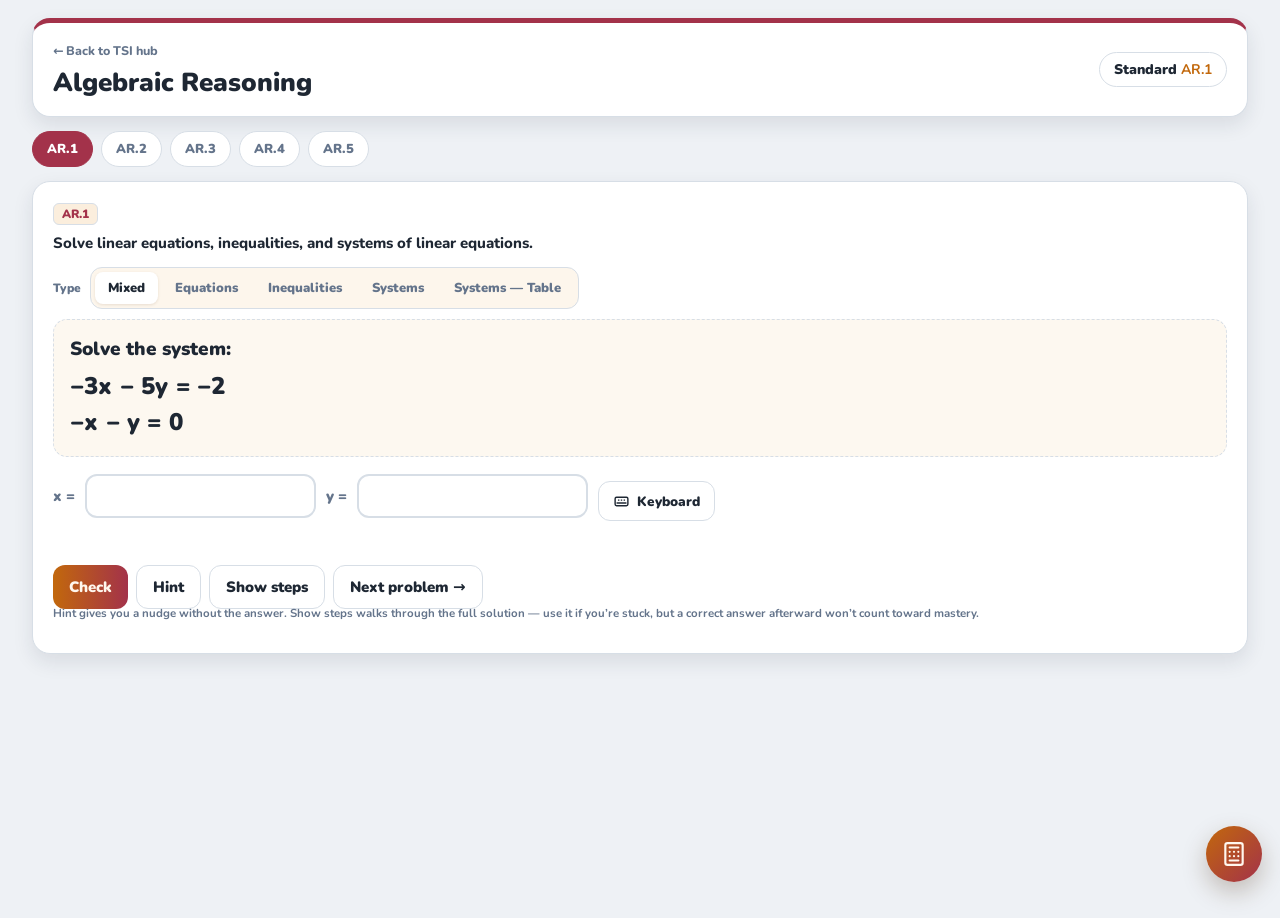
<file: apps/tsi-ar.html>
<!DOCTYPE html>
<html lang="en">
<head>
<meta charset="utf-8" />
<meta name="viewport" content="width=device-width, initial-scale=1" />
<title>Algebraic Reasoning — TSI 2.0 Practice</title>
<link rel="stylesheet" href="../tsi-theme.css?v=20260913d">
</head>
<body>
<div class="wrap" style="--accent:#a3324a">

  <div class="modHdr">
    <div>
      <a class="back" href="../index.html">← Back to TSI hub</a>
      <h1>Algebraic Reasoning</h1>
    </div>
    <span class="pill">Standard <b id="curCode">—</b></span>
  </div>

  <div class="modTabs" id="tabs"></div>

  <div class="modCard" id="card"></div>

</div>

<script src="../portal-tsi.js?v=20260913e"></script>
<script src="../tsi-calculator.js?v=20260913"></script>
<script>
(function(){
  'use strict';
  var $ = function(s){ return document.querySelector(s); };
  var SECTION_ID = 'alg';

  /* =====================================================================
     SHARED BUILDING BLOCKS — ported from math_software_best_practices.md
     Parts 2 & 3. First use in the TSI project (AR.1 is the first real
     module built), so they're introduced here rather than assumed to
     exist. When QR/PSR/GSR get their first real SEs, port this whole
     block into those files wholesale before writing anything new —
     don't re-derive it.
     ===================================================================== */

  /* ---------------- Part 3: rational engine ---------------- */
  var MIN = '\u2212'; // display minus — never a hyphen
  function gcd(a, b) { a = Math.abs(a); b = Math.abs(b); while (b) { var t = b; b = a % b; a = t; } return a || 1; }
  function R(n, d) { d = (d == null) ? 1 : d; if (d < 0) { n = -n; d = -d; } var g = gcd(n, d) || 1; return { n: n / g, d: d / g }; }
  function req(a, b) { return a.n === b.n && a.d === b.d; }
  function parseRat(s) {
    if (s == null) return null;
    // Strip $ and , before parsing \u2014 purely cosmetic characters a student
    // reasonably types for a money-context answer (e.g. "$1,234.56");
    // stripping them only ever makes parsing MORE permissive, never changes
    // the numeric meaning of an already-valid answer.
    var t = String(s).trim().replace(/\u2212/g, '-').replace(/[$,]/g, '');
    if (t === '') return null;
    if (/^-?\d+\s+\d+\/\d+$/.test(t)) {
      // mixed number, e.g. "1 3/4" or "-1 3/4" (= -(1 + 3/4), not -1 + 3/4)
      var negM = t[0] === '-';
      var bodyM = (negM ? t.slice(1) : t).trim();
      var mm = bodyM.match(/^(\d+)\s+(\d+)\/(\d+)$/);
      var whole = parseInt(mm[1], 10), numM = parseInt(mm[2], 10), denM = parseInt(mm[3], 10);
      if (denM === 0) return null;
      var totalM = whole * denM + numM;
      return R(negM ? -totalM : totalM, denM);
    }
    if (/^-?\d+\/\d+$/.test(t)) {
      var parts = t.split('/'); var d = parseInt(parts[1], 10);
      if (d === 0) return null;
      return R(parseInt(parts[0], 10), d);
    }
    if (/^-?\d+$/.test(t)) return R(parseInt(t, 10), 1);
    if (/^-?\d+\.\d+$/.test(t)) {
      var neg = t[0] === '-'; var abs = neg ? t.slice(1) : t;
      var pieces = abs.split('.'); var d2 = Math.pow(10, pieces[1].length);
      var n2 = parseInt(pieces[0] + pieces[1], 10);
      return R(neg ? -n2 : n2, d2);
    }
    return null;
  }

  /* ---------------- Part 3.1/3.2: sign-aware display helpers ---------------- */
  function fmtInt(v) { return v < 0 ? MIN + Math.abs(v) : String(v); }
  function joinConstInt(v) { if (v === 0) return ''; return v < 0 ? ' ' + MIN + ' ' + Math.abs(v) : ' + ' + v; }
  function firstVarTerm(coef, v) {
    if (coef === 1) return v;
    if (coef === -1) return MIN + v;
    return (coef < 0 ? MIN + Math.abs(coef) : String(coef)) + v;
  }
  function joinVarTerm(coef, v) {
    if (coef === 0) return '';
    if (coef === 1) return ' + ' + v;
    if (coef === -1) return ' ' + MIN + ' ' + v;
    return coef < 0 ? ' ' + MIN + ' ' + Math.abs(coef) + v : ' + ' + coef + v;
  }
  function relHTML(r) { return { '<': '&lt;', '>': '&gt;', '\u2264': '&le;', '\u2265': '&ge;' }[r]; }
  function flipRel(r) { return { '<': '>', '>': '<', '\u2264': '\u2265', '\u2265': '\u2264' }[r]; }

  /* ---------------- random helpers ---------------- */
  function ri(lo, hi) { return lo + Math.floor(Math.random() * (hi - lo + 1)); }
  function nonZero(lo, hi) { var v; do { v = ri(lo, hi); } while (v === 0); return v; }
  function pick(arr) { return arr[ri(0, arr.length - 1)]; }
  function ipow(base, exp) { var r = 1; for (var i = 0; i < exp; i++) r *= base; return r; }

  /* ---------------- Part 2.1: shared floating keyboard ---------------- */
  var SHARED_KEYS = ['0','1','2','3','4','5','6','7','8','9','/','\u2212','.'];
  var sharedActiveInput = null;
  function buildSharedKbdGrid(pop) {
    var grid = pop.querySelector('.drKbdGrid'); grid.innerHTML = '';
    var extra = (grid.dataset.extra || '').split(',').filter(Boolean);
    SHARED_KEYS.concat(extra).forEach(function (k) {
      var b = document.createElement('button'); b.type = 'button';
      b.className = 'drKey' + (k.length > 1 ? ' drKeyWide' : ''); b.textContent = k;
      b.addEventListener('click', function () {
        var input = sharedActiveInput; if (!input) return;
        input.focus();
        var s = (input.selectionStart != null) ? input.selectionStart : input.value.length;
        var e2 = (input.selectionEnd != null) ? input.selectionEnd : input.value.length;
        input.value = input.value.slice(0, s) + k + input.value.slice(e2);
        var pos = s + k.length; input.setSelectionRange(pos, pos);
        input.dispatchEvent(new Event('input', { bubbles: true }));
      });
      grid.appendChild(b);
    });
    var bs = document.createElement('button'); bs.type = 'button'; bs.className = 'drKey wide'; bs.textContent = '\u232B';
    bs.addEventListener('click', function () {
      var input = sharedActiveInput; if (!input) return;
      input.focus();
      var s = (input.selectionStart != null) ? input.selectionStart : input.value.length;
      var e2 = (input.selectionEnd != null) ? input.selectionEnd : input.value.length;
      if (s === e2 && s > 0) { s = s - 1; }
      input.value = input.value.slice(0, s) + input.value.slice(e2);
      input.setSelectionRange(s, s);
      input.dispatchEvent(new Event('input', { bubbles: true }));
    });
    grid.appendChild(bs);
  }
  function closeKeyboards() {
    document.querySelectorAll('.drKbdPop').forEach(function (p) { p.style.display = 'none'; });
    document.querySelectorAll('.miniKbdBtn.active').forEach(function (b) { b.classList.remove('active'); });
  }
  var kbdDocWired = false;
  function ensureKbdDocWiring() {
    if (kbdDocWired) return; kbdDocWired = true;
    document.addEventListener('click', function (e) {
      if (e.target.closest('.drKbdPop') || e.target.closest('.drKbdBtn') || e.target.closest('.miniKbdBtn')) return;
      closeKeyboards();
    });
    document.addEventListener('keydown', function (e) { if (e.key === 'Escape') closeKeyboards(); });
    window.addEventListener('resize', closeKeyboards);
  }
  function placeKbd(pop, anchor) {
    var r = anchor.getBoundingClientRect(), margin = 8;
    var vw = document.documentElement.clientWidth, vh = window.innerHeight;
    pop.style.width = Math.min(Math.max(r.width, 240), 420) + 'px';
    var left = r.left, top = r.bottom + margin;
    if (left + pop.offsetWidth > vw - 10) left = vw - 10 - pop.offsetWidth;
    if (top + pop.offsetHeight > vh - 10) top = r.top - pop.offsetHeight - margin;
    pop.style.left = Math.max(6, left) + 'px'; pop.style.top = Math.max(6, top) + 'px';
  }
  function wireSharedKbd(scopeEl, btnId, popId) {
    var btn = document.getElementById(btnId), pop = document.getElementById(popId);
    if (!btn || !pop || !scopeEl) return;
    buildSharedKbdGrid(pop);
    sharedActiveInput = scopeEl.querySelector('input.in');
    if (!scopeEl._sharedKbdWired) {
      scopeEl._sharedKbdWired = true;
      scopeEl.addEventListener('focusin', function (e) {
        if (e.target && e.target.tagName === 'INPUT' && e.target.classList.contains('in')) sharedActiveInput = e.target;
      });
    }
    btn.addEventListener('click', function (e) {
      e.stopPropagation();
      var show = pop.style.display !== 'block';
      closeKeyboards();
      if (show) { pop.style.display = 'block'; placeKbd(pop, btn); btn.classList.add('active'); if (sharedActiveInput) sharedActiveInput.focus(); }
    });
    ensureKbdDocWiring();
  }
  function kbdSVG() {
    return '<svg viewBox="0 0 24 24" fill="none" stroke="currentColor" stroke-width="2">' +
      '<rect x="3" y="6" width="18" height="12" rx="2"></rect>' +
      '<path d="M7 10h2M11 10h2M15 10h2M5 14h14"></path></svg>';
  }
  function sharedKbdHTML(extraKeys) {
    return '<div>' +
      '<button type="button" class="miniKbdBtn" id="sharedKbdBtn" aria-label="Open keyboard">' + kbdSVG() + '<span>Keyboard</span></button>' +
      '<div class="drKbdPop" id="sharedKbdPop"><div class="drKbdGrid" data-extra="' + (extraKeys ? extraKeys.join(',') : '') + '"></div></div>' +
      '</div>';
  }

  /* ---------------- Part 2.2: segmented selector ---------------- */
  function seg(id, cur, opts) {
    var h = '<div class="drSeg" id="' + id + '" role="tablist">';
    opts.forEach(function (o) {
      h += '<button type="button" data-v="' + o[0] + '"' + (o[0] === cur ? ' class="active"' : '') + '>' + o[1] + '</button>';
    });
    return h + '</div>';
  }
  function segWrap(label, id, cur, opts) {
    return '<div style="display:flex;align-items:center;gap:8px;flex-wrap:wrap;margin-bottom:10px">' +
      '<span style="font-size:12px;font-weight:900;letter-spacing:.4px;color:var(--muted)">' + label + '</span>' +
      seg(id, cur, opts) + '</div>';
  }
  function wireSeg(id, cur, onChange) {
    var el = document.getElementById(id); if (!el) return;
    el.querySelectorAll('button').forEach(function (b) {
      b.addEventListener('click', function () { onChange(b.getAttribute('data-v')); });
    });
  }

  /* =====================================================================
     AR.1 — Solve linear equations, inequalities, and systems of linear
     equations.
     ---------------------------------------------------------------------
     One SE covering all three kinds, switched by a TYPE selector (Part
     2.2 pattern) rather than three separate registry ids — matches how
     the registry currently lists AR.1 as a single module. "Mixed" picks
     a kind uniformly at random each new problem.

     v1 scope note (see tsi_ar_tweaking_log.md): all three kinds use
     reverse-engineered integer solutions (the target answer is chosen
     first, coefficients are built to match it) so every problem has a
     clean exact answer. Fractional solutions are a planned follow-up
     once this pattern is validated in class.
     ===================================================================== */

  var AR1_curType = 'mixed';   // persists across problems until the tab/page is reloaded
  var AR1_selRel = null;       // relation-symbol pick for the current inequality problem only

  /* ---- generators (identical logic to ar1-logic.js / test-ar1-logic.js, verified over 20k trials per kind) ---- */
  function genEq() {
    var x0 = nonZero(-10, 10);
    var a = nonZero(-6, 6);
    var c; do { c = ri(-6, 6); } while (c === a);
    var distrib = Math.random() < 0.4 && Math.abs(a) >= 2;
    var p = { kind: 'eq', a: a, c: c, distrib: distrib, x0: x0 };
    var leftConst;
    if (distrib) {
      var e; do { e = ri(-6, 6); } while (e === 0);
      var bIn = ri(-8, 8);
      p.m = a; p.e = e; p.bIn = bIn;
      leftConst = a * e + bIn;
    } else {
      var bLeft = ri(-10, 10);
      p.bLeft = bLeft;
      leftConst = bLeft;
    }
    p.leftConst = leftConst;
    p.d = (a - c) * x0 + leftConst;
    p.solution = R(x0, 1);
    return p;
  }
  function genIneq() {
    var x0 = nonZero(-10, 10);
    var a = nonZero(-6, 6);
    var c; do { c = ri(-6, 6); } while (c === a);
    var b = ri(-10, 10);
    var d = (a - c) * x0 + b;
    var r0 = pick(['<', '>', '\u2264', '\u2265']);
    var diff = a - c;
    var finalRel = diff > 0 ? r0 : flipRel(r0);
    return { kind: 'ineq', a: a, c: c, b: b, d: d, x0: x0, r0: r0, finalRel: finalRel, solution: R(x0, 1) };
  }
  function genSys() {
    var x0 = ri(-6, 6), y0 = ri(-6, 6);
    var A1, B1, A2, B2, det, tries = 0;
    do {
      A1 = nonZero(-5, 5); B1 = nonZero(-5, 5);
      A2 = nonZero(-5, 5); B2 = nonZero(-5, 5);
      det = A1 * B2 - A2 * B1;
      tries++;
    } while (det === 0 && tries < 200);
    if (det === 0) { B2 = B2 + (B2 === B1 ? 2 : 1); }
    var C1 = A1 * x0 + B1 * y0;
    var C2 = A2 * x0 + B2 * y0;
    return { kind: 'sys', A1: A1, B1: B1, C1: C1, A2: A2, B2: B2, C2: C2, x0: x0, y0: y0 };
  }
  /* A table-based system: two linear "plans" (e.g. two flat-fee-plus-rate
     costs) sharing a table of totals at several x-values, including the
     x-value where they're equal — the connection to a TABULAR
     representation the spec asks for, that was previously missing
     entirely from AR.1 (every other kind here is pure symbolic solving). */
  function genAR1_sysTable() {
    var x0, m1, m2, b1, b2, tries = 0;
    do {
      x0 = ri(2, 5);
      m1 = ri(2, 9);
      do { m2 = ri(2, 9); } while (m2 === m1);
      b1 = ri(1, 15);
      b2 = m1 * x0 + b1 - m2 * x0;
      tries++;
    } while ((b2 < 0 || b2 > 30) && tries < 100);
    var xs = [x0 - 1, x0, x0 + 1, x0 + 2];
    var y1s = xs.map(function (x) { return m1 * x + b1; });
    var y2s = xs.map(function (x) { return m2 * x + b2; });
    return { kind: 'sysTable', m1: m1, b1: b1, m2: m2, b2: b2, xs: xs, y1s: y1s, y2s: y2s, x0: x0 };
  }
  function genAR1(mode) {
    var kind = mode === 'mixed' ? pick(['eq', 'ineq', 'sys', 'sysTable']) : mode;
    var p;
    if (kind === 'eq') p = genEq();
    else if (kind === 'ineq') p = genIneq();
    else if (kind === 'sys') p = genSys();
    else p = genAR1_sysTable();
    p.stdType = kind;
    return p;
  }

  /* ---- display ---- */
  function distribLeftHTML(m, e, bIn) {
    var mStr = (m === 1) ? '' : (m === -1 ? MIN : fmtInt(m));
    var inner = 'x' + (e < 0 ? (' ' + MIN + ' ' + Math.abs(e)) : (' + ' + e));
    return mStr + '(' + inner + ')' + joinConstInt(bIn);
  }
  function basicLeftHTML(a, bLeft) { return firstVarTerm(a, 'x') + joinConstInt(bLeft); }
  function rhsHTML(c, d) { return c === 0 ? fmtInt(d) : firstVarTerm(c, 'x') + joinConstInt(d); }
  function sysEqLineHTML(A, B, C) { return firstVarTerm(A, 'x') + joinVarTerm(B, 'y') + ' = ' + fmtInt(C); }

  function AR1PromptDispatch(p) {
    if (p.kind === 'eq') {
      var left = p.distrib ? distribLeftHTML(p.m, p.e, p.bIn) : basicLeftHTML(p.a, p.bLeft);
      return '<div class="qQuestion">Solve for <i>x</i>:</div><div class="eqLine">' + left + ' = ' + rhsHTML(p.c, p.d) + '</div>';
    }
    if (p.kind === 'ineq') {
      var left2 = basicLeftHTML(p.a, p.b);
      return '<div class="qQuestion">Solve for <i>x</i>:</div><div class="eqLine">' + left2 + ' ' + relHTML(p.r0) + ' ' + rhsHTML(p.c, p.d) + '</div>';
    }
    if (p.kind === 'sysTable') {
      var rowX = '<tr><th>Hours</th>' + p.xs.map(function (x) { return '<td>' + fmtInt(x) + '</td>'; }).join('') + '</tr>';
      var rowA = '<tr><th>Company A ($)</th>' + p.y1s.map(function (y) { return '<td>' + fmtInt(y) + '</td>'; }).join('') + '</tr>';
      var rowB = '<tr><th>Company B ($)</th>' + p.y2s.map(function (y) { return '<td>' + fmtInt(y) + '</td>'; }).join('') + '</tr>';
      return '<div class="qQuestion">Company A charges $' + p.b1 + ' plus $' + p.m1 + ' per hour. Company B charges $' + p.b2 + ' plus $' + p.m2 + ' per hour. The table shows the total cost for each company at several numbers of hours.</div>' +
        '<table class="ttab">' + rowX + rowA + rowB + '</table>' +
        '<div class="qQuestion" style="margin-top:10px">After how many hours is the cost the same at both companies?</div>';
    }
    return '<div class="qQuestion">Solve the system:</div>' +
      '<div class="eqLine">' + sysEqLineHTML(p.A1, p.B1, p.C1) + '</div>' +
      '<div class="eqLine">' + sysEqLineHTML(p.A2, p.B2, p.C2) + '</div>';
  }

  function AR1AnswerDispatch(p) {
    if (p.kind === 'eq') {
      return '<span class="ansLabel">x =</span>' +
        '<input type="text" class="in" id="ans_x" inputmode="text" autocomplete="off" aria-label="value of x">' +
        sharedKbdHTML();
    }
    if (p.kind === 'ineq') {
      var btns = ['<', '\u2264', '>', '\u2265'].map(function (r) {
        return '<button type="button" data-r="' + r + '">' + relHTML(r) + '</button>';
      }).join('');
      return '<span class="ansLabel">x</span>' +
        '<div class="relSel" id="relSel" role="group" aria-label="inequality symbol">' + btns + '</div>' +
        '<input type="text" class="in" id="ans_x" inputmode="text" autocomplete="off" aria-label="boundary value">' +
        sharedKbdHTML();
    }
    if (p.kind === 'sysTable') {
      return '<span class="ansLabel">Hours =</span><input type="text" class="in" id="ans_x" inputmode="text" autocomplete="off" aria-label="number of hours">' +
        sharedKbdHTML();
    }
    return '<span class="ansLabel">x =</span><input type="text" class="in" id="ans_x" autocomplete="off" aria-label="value of x">' +
      '<span class="ansLabel">y =</span><input type="text" class="in" id="ans_y" autocomplete="off" aria-label="value of y">' +
      sharedKbdHTML();
  }

  function AR1ReadDispatch(p) {
    if (p.kind === 'sys') {
      var ex = document.getElementById('ans_x'), ey = document.getElementById('ans_y');
      var vx = ex ? ex.value.trim() : '', vy = ey ? ey.value.trim() : '';
      if (vx === '' && vy === '') return null;
      return { x: vx, y: vy };
    }
    var el = document.getElementById('ans_x');
    var v = el ? el.value.trim() : '';
    if (p.kind === 'ineq') {
      if (v === '' && !AR1_selRel) return null;
      return { rel: AR1_selRel, x: v };
    }
    if (v === '') return null;
    return { x: v };
  }

  function AR1CheckDispatch(p, ans) {
    if (!ans) return false;
    if (p.kind === 'eq') {
      var r = parseRat(ans.x); if (!r) return false;
      return req(r, p.solution);
    }
    if (p.kind === 'ineq') {
      if (!ans.rel || ans.rel !== p.finalRel) return false;
      var r2 = parseRat(ans.x); if (!r2) return false;
      return req(r2, p.solution);
    }
    if (p.kind === 'sysTable') {
      var rT = parseRat(ans.x); if (!rT) return false;
      return req(rT, R(p.x0, 1));
    }
    var rx = parseRat(ans.x), ry = parseRat(ans.y);
    if (!rx || !ry) return false;
    return req(rx, R(p.x0, 1)) && req(ry, R(p.y0, 1));
  }

  function AR1StepsDispatch(p) {
    if (p.kind === 'eq') {
      var lines = [];
      if (p.distrib) {
        lines.push('Distribute: ' + fmtInt(p.m) + '(x' + (p.e < 0 ? (' ' + MIN + ' ' + Math.abs(p.e)) : (' + ' + p.e)) + ')' + joinConstInt(p.bIn) +
          ' &rarr; ' + firstVarTerm(p.m, 'x') + joinConstInt(p.leftConst));
      }
      var diff = p.a - p.c, rhsConst = p.d - p.leftConst;
      lines.push('Move the variable terms to one side and the constants to the other:');
      lines.push('(' + fmtInt(p.a) + ' ' + MIN + ' (' + fmtInt(p.c) + '))x = ' + fmtInt(p.d) + ' ' + MIN + ' (' + fmtInt(p.leftConst) + ')');
      lines.push(fmtInt(diff) + 'x = ' + fmtInt(rhsConst));
      lines.push('x = ' + fmtInt(rhsConst) + ' / ' + fmtInt(diff) + ' = ' + fmtInt(p.x0));
      return '<ol class="stepList"><li>' + lines.join('</li><li>') + '</li></ol>';
    }
    if (p.kind === 'ineq') {
      var diff2 = p.a - p.c, rhsConst2 = p.d - p.b;
      var lines2 = [];
      lines2.push('Move the variable terms to one side and the constants to the other:');
      lines2.push('(' + fmtInt(p.a) + ' ' + MIN + ' (' + fmtInt(p.c) + '))x ' + relHTML(p.r0) + ' ' + fmtInt(p.d) + ' ' + MIN + ' (' + fmtInt(p.b) + ')');
      lines2.push(fmtInt(diff2) + 'x ' + relHTML(p.r0) + ' ' + fmtInt(rhsConst2));
      if (diff2 < 0) {
        lines2.push('Dividing by a negative number (' + fmtInt(diff2) + ') flips the inequality symbol:');
      }
      lines2.push('x ' + relHTML(p.finalRel) + ' ' + fmtInt(p.x0));
      return '<ol class="stepList"><li>' + lines2.join('</li><li>') + '</li></ol>';
    }
    if (p.kind === 'sysTable') {
      var rowIdx = p.xs.indexOf(p.x0);
      return '<ol class="stepList"><li>Scan across each column of the table and compare Company A’s cost to Company B’s cost.</li>' +
        '<li>At ' + p.x0 + ' hours: Company A = $' + p.y1s[rowIdx] + ', Company B = $' + p.y2s[rowIdx] + ' — they match.</li></ol>';
    }
    var A1 = p.A1, B1 = p.B1, C1 = p.C1, A2 = p.A2, B2 = p.B2, C2 = p.C2;
    var yNum = A2 * C1 - A1 * C2, yDen = A2 * B1 - A1 * B2;
    var lines3 = [];
    lines3.push('Multiply the first equation by ' + fmtInt(A2) + ' and the second by ' + fmtInt(A1) + ' so the x-coefficients match:');
    lines3.push(fmtInt(A1 * A2) + 'x' + joinVarTerm(A2 * B1, 'y') + ' = ' + fmtInt(A2 * C1));
    lines3.push(fmtInt(A1 * A2) + 'x' + joinVarTerm(A1 * B2, 'y') + ' = ' + fmtInt(A1 * C2));
    lines3.push('Subtract to eliminate x:');
    lines3.push('(' + fmtInt(A2 * B1) + ' ' + MIN + ' (' + fmtInt(A1 * B2) + '))y = ' + fmtInt(A2 * C1) + ' ' + MIN + ' (' + fmtInt(A1 * C2) + ')');
    lines3.push(fmtInt(yDen) + 'y = ' + fmtInt(yNum) + '  &rarr;  y = ' + fmtInt(p.y0));
    lines3.push('Substitute y back into the first equation to solve for x:');
    lines3.push(fmtInt(A1) + 'x' + joinConstInt(B1 * p.y0) + ' = ' + fmtInt(C1));
    lines3.push('x = ' + fmtInt(C1 - B1 * p.y0) + ' / ' + fmtInt(A1) + ' = ' + fmtInt(p.x0));
    return '<ol class="stepList"><li>' + lines3.join('</li><li>') + '</li></ol>';
  }

  /* ---- hints: a nudge only — must never reveal p.x0/p.y0/p.solution or
     any other value that would let a student back into the answer without
     doing the algebra. Safe to use freely; never blocks Check credit. ---- */
  function AR1HintsDispatch(p) {
    if (p.kind === 'eq') {
      var msg = p.distrib ? 'Start by distributing the parentheses on the left side. ' : '';
      msg += 'Then move every x-term to one side and every constant to the other, and divide by the x-coefficient.';
      return '<p>' + msg + '</p>';
    }
    if (p.kind === 'ineq') {
      return '<p>Move the x-terms to one side and the constants to the other, just like an equation. ' +
        'If the x-coefficient ends up negative, dividing by it flips the inequality symbol \u2014 check yours carefully.</p>';
    }
    if (p.kind === 'sysTable') {
      return '<p>Compare the two companies’ costs at each number of hours in the table — look for the column where the two amounts are equal.</p>';
    }
    return '<p>Try multiplying one or both equations so the coefficient of x (or y) matches in both, ' +
      'then add or subtract the equations to eliminate that variable.</p>';
  }

  function stdTypeSelHTML(selId, curType, options) {
    return segWrap('Type', selId, curType, options);
  }
  function typeSelHTML() {
    return stdTypeSelHTML('ar1TypeSel', AR1_curType, [
      ['mixed', 'Mixed'], ['eq', 'Equations'], ['ineq', 'Inequalities'], ['sys', 'Systems'], ['sysTable', 'Systems — Table']
    ]);
  }
  function wireRelSel() {
    var host = document.getElementById('relSel'); if (!host) return;
    host.querySelectorAll('button').forEach(function (b) {
      b.addEventListener('click', function () {
        AR1_selRel = b.getAttribute('data-r');
        host.querySelectorAll('button').forEach(function (x) { x.classList.remove('sel'); });
        b.classList.add('sel');
      });
    });
  }

  function genericReveal(correct) {
    document.querySelectorAll('#answerArea input.in').forEach(function (el) { el.classList.add(correct ? 'right' : 'wrong'); });
  }

  /* =====================================================================
     AR.2 — Evaluate linear functions.
     ===================================================================== */
  var AR2_curType = 'mixed';

  function genAR2_fromEquation() {
    var m = nonZero(-9, 9), b = ri(-12, 12), a = ri(-9, 9);
    return { kind: 'fromEquation', m: m, b: b, a: a, fx: m * a + b };
  }
  function genAR2_fromTable() {
    var m = nonZero(-6, 6), b = ri(-10, 10), x0 = ri(-4, 4);
    var xs = [x0, x0 + 1, x0 + 2, x0 + 3];
    var ys = xs.map(function (x) { return m * x + b; });
    return { kind: 'fromTable', m: m, b: b, xs: xs, ys: ys, answer: ys[3] };
  }
  function genAR2_findInput() {
    var m = nonZero(-9, 9), b = ri(-12, 12), x0 = ri(-9, 9);
    return { kind: 'findInput', m: m, b: b, x0: x0, target: m * x0 + b };
  }
  function genAR2(mode) {
    var kind = mode === 'mixed' ? pick(['fromEquation', 'fromTable', 'findInput']) : mode;
    var p;
    if (kind === 'fromEquation') p = genAR2_fromEquation();
    else if (kind === 'fromTable') p = genAR2_fromTable();
    else p = genAR2_findInput();
    p.stdType = kind;
    return p;
  }

  function fnHTML(m, b) { return 'f(x) = ' + firstVarTerm(m, 'x') + joinConstInt(b); }

  function AR2PromptDispatch(p) {
    if (p.kind === 'fromEquation') {
      return '<div class="qQuestion">' + fnHTML(p.m, p.b) + '</div>' +
        '<div class="eqLine">Find f(' + fmtInt(p.a) + ').</div>';
    }
    if (p.kind === 'fromTable') {
      var row1 = '<tr><th>x</th>' + p.xs.map(function (x) { return '<td>' + fmtInt(x) + '</td>'; }).join('') + '</tr>';
      var row2 = '<tr><th>f(x)</th>' + p.ys.map(function (y, i) { return i === 3 ? '<td class="unknown">?</td>' : '<td>' + fmtInt(y) + '</td>'; }).join('') + '</tr>';
      return '<div class="qQuestion">The table shows values of a linear function. Find the missing value.</div>' +
        '<table class="ttab">' + row1 + row2 + '</table>';
    }
    return '<div class="qQuestion">' + fnHTML(p.m, p.b) + '</div>' +
      '<div class="eqLine">For what value of x is f(x) = ' + fmtInt(p.target) + '?</div>';
  }

  function AR2AnswerDispatch(p) {
    var label = p.kind === 'fromTable' ? 'f(x) =' : (p.kind === 'findInput' ? 'x =' : 'f(' + fmtInt(p.a) + ') =');
    return '<span class="ansLabel">' + label + '</span>' +
      '<input type="text" class="in" id="ans_x" inputmode="text" autocomplete="off" aria-label="answer">' +
      sharedKbdHTML();
  }
  function AR2ReadDispatch(p) {
    var el = document.getElementById('ans_x');
    var v = el ? el.value.trim() : '';
    if (v === '') return null;
    return { x: v };
  }
  function AR2CheckDispatch(p, ans) {
    if (!ans) return false;
    var r = parseRat(ans.x); if (!r) return false;
    var target = p.kind === 'fromEquation' ? p.fx : (p.kind === 'fromTable' ? p.answer : p.x0);
    return req(r, R(target, 1));
  }
  function AR2HintsDispatch(p) {
    if (p.kind === 'fromEquation') return '<p>Substitute the given x-value into the equation and evaluate using order of operations.</p>';
    if (p.kind === 'fromTable') return '<p>Look at how the output changes each time x increases by 1 \u2014 that constant difference is the rate of change. Use it to extend the pattern.</p>';
    return '<p>Set the function equal to the target value, then solve for x like a linear equation.</p>';
  }
  function AR2StepsDispatch(p) {
    if (p.kind === 'fromEquation') {
      var lines = [
        'Substitute x = ' + fmtInt(p.a) + ': f(' + fmtInt(p.a) + ') = ' + firstVarTerm(p.m, '(' + fmtInt(p.a) + ')') + joinConstInt(p.b),
        '= ' + fmtInt(p.m * p.a) + joinConstInt(p.b),
        '= ' + fmtInt(p.fx)
      ];
      return '<ol class="stepList"><li>' + lines.join('</li><li>') + '</li></ol>';
    }
    if (p.kind === 'fromTable') {
      var d = p.ys[1] - p.ys[0];
      var lines2 = [
        'Find the common difference: ' + fmtInt(p.ys[1]) + ' ' + MIN + ' (' + fmtInt(p.ys[0]) + ') = ' + fmtInt(d) + ' (each time x goes up by 1, f(x) changes by ' + fmtInt(d) + ')',
        'Extend the pattern: ' + fmtInt(p.ys[2]) + joinConstInt(d) + ' = ' + fmtInt(p.answer)
      ];
      return '<ol class="stepList"><li>' + lines2.join('</li><li>') + '</li></ol>';
    }
    var lines3 = [
      'Set the function equal to the target: ' + firstVarTerm(p.m, 'x') + joinConstInt(p.b) + ' = ' + fmtInt(p.target),
      'Subtract ' + fmtInt(p.b) + ' from both sides: ' + fmtInt(p.m) + 'x = ' + fmtInt(p.target - p.b),
      'Divide by ' + fmtInt(p.m) + ': x = ' + fmtInt(p.target - p.b) + ' / ' + fmtInt(p.m) + ' = ' + fmtInt(p.x0)
    ];
    return '<ol class="stepList"><li>' + lines3.join('</li><li>') + '</li></ol>';
  }

  /* =====================================================================
     AR.3 — Solve quadratic and exponential relationship problems in
     context (growth/decay, compound interest, projectile motion).
     ===================================================================== */
  var AR3_curType = 'mixed';

  function genAR3_expo() {
    var isGrowth = Math.random() < 0.5;
    var moneyContext = Math.random() < 0.5;
    var P = moneyContext ? ri(5, 200) * 100 : ri(2, 50) * 100;
    var ratePercent = isGrowth ? ri(2, 12) : ri(5, 25);
    var r = ratePercent / 100;
    var t = ri(2, 8);
    var rawA = P * Math.pow(1 + (isGrowth ? 1 : -1) * r, t);
    var roundMode = moneyContext ? 'cent' : 'whole';
    var answer = roundMode === 'cent' ? R(Math.round(rawA * 100 + 1e-9), 100) : R(Math.round(rawA + 1e-9), 1);
    return { kind: 'expo', isGrowth: isGrowth, moneyContext: moneyContext, P: P, ratePercent: ratePercent, t: t, roundMode: roundMode, rawA: rawA, answer: answer };
  }
  function genAR3_compound() {
    var P = ri(5, 200) * 100;
    var ratePercent = ri(2, 10);
    var r = ratePercent / 100;
    var n = pick([1, 2, 4, 12]);
    var t = ri(1, 10);
    var rawA = P * Math.pow(1 + r / n, n * t);
    var answer = R(Math.round(rawA * 100 + 1e-9), 100);
    return { kind: 'compound', P: P, ratePercent: ratePercent, n: n, t: t, rawA: rawA, answer: answer };
  }
  function genAR3_quad() {
    var attempts = 0, k, v0, h0, h;
    do {
      k = ri(1, 8);
      v0 = (k % 2 === 0) ? ri(20, 100) : ri(10, 50) * 2;
      h0 = ri(0, 40);
      h = -4 * k * k + (v0 * k) / 2 + h0;
      attempts++;
    } while (h < 0 && attempts < 50);
    if (h < 0) { h0 += 200; h = -4 * k * k + (v0 * k) / 2 + h0; }
    return { kind: 'quad', k: k, tVal: k / 2, v0: v0, h0: h0, answer: h };
  }
  function genAR3(mode) {
    var kind = mode === 'mixed' ? pick(['expo', 'compound', 'quad']) : mode;
    var p;
    if (kind === 'expo') p = genAR3_expo();
    else if (kind === 'compound') p = genAR3_compound();
    else p = genAR3_quad();
    p.stdType = kind;
    return p;
  }

  var AR3_EXPO_TEMPLATES = {
    growth_money: 'The value of a rare coin collection is {P} and increases by {R}% each year. What will it be worth after {T} years? Round to the nearest cent.',
    growth_count: 'A town has a population of {P} and grows by {R}% each year. What will the population be after {T} years? Round to the nearest whole number.',
    decay_money: 'A car is purchased for {P} and depreciates (loses value) by {R}% each year. What is it worth after {T} years? Round to the nearest cent.',
    decay_count: 'A wildlife refuge has {P} animals, and the population declines by {R}% each year. How many animals remain after {T} years? Round to the nearest whole number.'
  };
  function expoTemplateKey(p) { return (p.isGrowth ? 'growth' : 'decay') + '_' + (p.moneyContext ? 'money' : 'count'); }
  function fmtMoney(n) { return '$' + n.toLocaleString('en-US'); }
  function fmtCount(n) { return n.toLocaleString('en-US'); }
  function fmtMoney2(v) { var r = Math.round(v * 100 + 1e-9) / 100; return '$' + r.toLocaleString('en-US', { minimumFractionDigits: 2, maximumFractionDigits: 2 }); }
  function fmtHalf(v) { return (v % 1 === 0) ? String(v) : v.toFixed(1); }
  function AR3ExpoSentence(p) {
    var tmpl = AR3_EXPO_TEMPLATES[expoTemplateKey(p)];
    var amtStr = p.moneyContext ? fmtMoney(p.P) : fmtCount(p.P);
    return tmpl.replace('{P}', amtStr).replace('{R}', p.ratePercent).replace('{T}', p.t);
  }

  function AR3PromptDispatch(p) {
    if (p.kind === 'expo') {
      return '<div class="qQuestion">' + AR3ExpoSentence(p) + '</div>';
    }
    if (p.kind === 'compound') {
      var nLabel = { 1: 'annually', 2: 'semiannually', 4: 'quarterly', 12: 'monthly' }[p.n];
      return '<div class="qQuestion">You invest ' + fmtMoney(p.P) + ' at an annual interest rate of ' + p.ratePercent +
        '%, compounded ' + nLabel + '. What is the value of the investment after ' + p.t + ' years? Round to the nearest cent.</div>';
    }
    return '<div class="qQuestion">A ball is launched from a height of ' + p.h0 + ' ft with an initial velocity of ' + p.v0 +
      ' ft/s. Its height in feet after t seconds is modeled by h(t) = ' + MIN + '16t<sup>2</sup> + ' + p.v0 + 't + ' + p.h0 + '.</div>' +
      '<div class="eqLine">Find h(' + fmtHalf(p.tVal) + ').</div>';
  }

  function AR3AnswerDispatch(p) {
    var isMoney = p.kind === 'compound' || (p.kind === 'expo' && p.moneyContext);
    var label = p.kind === 'quad' ? 'h(t) =' : (isMoney ? 'Amount ($) =' : 'Amount =');
    return '<span class="ansLabel">' + label + '</span>' +
      '<input type="text" class="in" id="ans_x" inputmode="text" autocomplete="off" aria-label="answer">' +
      sharedKbdHTML();
  }
  function AR3ReadDispatch(p) {
    var el = document.getElementById('ans_x');
    var v = el ? el.value.trim() : '';
    if (v === '') return null;
    return { x: v };
  }
  function AR3CheckDispatch(p, ans) {
    if (!ans) return false;
    var r = parseRat(ans.x); if (!r) return false;
    var target = p.kind === 'quad' ? R(p.answer, 1) : p.answer;
    return req(r, target);
  }
  function AR3HintsDispatch(p) {
    if (p.kind === 'expo') return '<p>Multiply the starting amount by (1 + rate) for growth or (1 \u2212 rate) for decay, raised to the number of time periods.</p>';
    if (p.kind === 'compound') return '<p>Use A = P(1 + r/n)<sup>nt</sup>, where n is how many times per year interest is compounded.</p>';
    return '<p>Substitute the given time into the height formula and simplify using order of operations \u2014 square the time first.</p>';
  }
  function AR3StepsDispatch(p) {
    if (p.kind === 'expo') {
      var sign = p.isGrowth ? '+' : MIN;
      var factor = 1 + (p.isGrowth ? 1 : -1) * (p.ratePercent / 100);
      var amtDisplay = p.moneyContext ? fmtMoney(p.P) : fmtCount(p.P);
      var lines = [
        'A = P(1 ' + sign + ' r)<sup>t</sup> = ' + amtDisplay + '(1 ' + sign + ' ' + p.ratePercent + '/100)<sup>' + p.t + '</sup>',
        '= ' + amtDisplay + ' \u00d7 ' + factor.toFixed(4) + '<sup>' + p.t + '</sup>',
        '\u2248 ' + (p.roundMode === 'cent' ? fmtMoney2(p.rawA) : Math.round(p.rawA).toLocaleString('en-US')) + ' (rounded)'
      ];
      return '<ol class="stepList"><li>' + lines.join('</li><li>') + '</li></ol>';
    }
    if (p.kind === 'compound') {
      var lines2 = [
        'A = P(1 + r/n)<sup>nt</sup> = ' + fmtMoney(p.P) + '(1 + ' + p.ratePercent + '/100/' + p.n + ')<sup>' + (p.n * p.t) + '</sup>',
        '\u2248 ' + fmtMoney2(p.rawA) + ' (rounded to the nearest cent)'
      ];
      return '<ol class="stepList"><li>' + lines2.join('</li><li>') + '</li></ol>';
    }
    var term1 = -4 * p.k * p.k;
    var term2 = (p.v0 * p.k) / 2;
    var lines3 = [
      'h(' + fmtHalf(p.tVal) + ') = ' + MIN + '16(' + fmtHalf(p.tVal) + ')<sup>2</sup> + ' + p.v0 + '(' + fmtHalf(p.tVal) + ') + ' + p.h0,
      '= ' + fmtInt(term1) + joinConstInt(term2) + joinConstInt(p.h0),
      '= ' + p.answer
    ];
    return '<ol class="stepList"><li>' + lines3.join('</li><li>') + '</li></ol>';
  }

  /* =====================================================================
     AR.4 — Identify and manipulate quadratic, polynomial, exponential,
     rational, and radical equations and expressions.
     ===================================================================== */
  var AR4_curType = 'mixed';

  function genAR4_polyAddSub() {
    var a1 = nonZero(-6, 6), b1 = ri(-8, 8), c1 = ri(-10, 10);
    var a2 = nonZero(-6, 6), b2 = ri(-8, 8), c2 = ri(-10, 10);
    var op = pick(['add', 'sub']);
    var sign = op === 'add' ? 1 : -1;
    return {
      kind: 'polyAddSub', a1: a1, b1: b1, c1: c1, a2: a2, b2: b2, c2: c2, op: op,
      a: a1 + sign * a2, b: b1 + sign * b2, c: c1 + sign * c2
    };
  }
  function genAR4_exponentRules() {
    var variant = pick(['mul', 'pow', 'div']);
    if (variant === 'mul') {
      var k1 = nonZero(-6, 6), k2 = nonZero(-6, 6), a = ri(1, 6), b = ri(1, 6);
      return { kind: 'exponentRules', variant: variant, k1: k1, k2: k2, a: a, b: b, coefOut: k1 * k2, expOut: a + b };
    }
    if (variant === 'pow') {
      var k1p = nonZero(-4, 4), bp = ri(2, 4), ap = ri(1, 5);
      return { kind: 'exponentRules', variant: variant, k1: k1p, b: bp, a: ap, coefOut: ipow(k1p, bp), expOut: ap * bp };
    }
    var bDen = ri(1, 4), expOut = ri(1, 4), aNum = bDen + expOut;
    var k2d = nonZero(-6, 6), coefOut = nonZero(-6, 6);
    return { kind: 'exponentRules', variant: variant, k1: coefOut * k2d, k2: k2d, a: aNum, b: bDen, coefOut: coefOut, expOut: expOut };
  }
  function genAR4_radSimplify() {
    var squareFree = [2, 3, 5, 6, 7, 10, 11, 13, 14, 15, 17, 19, 21, 22];
    var m = pick(squareFree), k = ri(2, 6);
    return { kind: 'radSimplify', k: k, m: m, N: k * k * m };
  }
  /* Rational expressions were previously missing from AR.4 entirely (AR.5
     has a rational EQUATION to solve, but nothing here tested manipulating
     a rational EXPRESSION). Two focused variants, kept as simple as the
     other three kinds above:
       - simplify: factor a difference-of-squares numerator and cancel the
         shared binomial factor with the denominator — genuine "manipulate
         a rational expression" work, distinct from radSimplify/exponentRules.
       - domain: identify the one x-value that makes a rational expression
         undefined — the domain-restriction concept that's central to
         "rational expressions" but untested by any other AR.4 kind. */
  function genAR4_rationalSimplify() {
    var k = nonZero(-9, 9);
    return { kind: 'rationalSimplify', k: k };
  }
  function genAR4_rationalDomain() {
    var a = nonZero(-9, 9), k = nonZero(-9, 9);
    return { kind: 'rationalDomain', a: a, k: k, excluded: -a };
  }
  function genAR4(mode) {
    var kind = mode === 'mixed' ? pick(['polyAddSub', 'exponentRules', 'radSimplify', 'rationalSimplify', 'rationalDomain']) : mode;
    var p;
    if (kind === 'polyAddSub') p = genAR4_polyAddSub();
    else if (kind === 'exponentRules') p = genAR4_exponentRules();
    else if (kind === 'radSimplify') p = genAR4_radSimplify();
    else if (kind === 'rationalSimplify') p = genAR4_rationalSimplify();
    else p = genAR4_rationalDomain();
    p.stdType = kind;
    return p;
  }

  function polyHTML(a, b, c) { return firstVarTerm(a, 'x<sup>2</sup>') + joinVarTerm(b, 'x') + joinConstInt(c); }
  function monomialHTML(coef, exp) {
    var coefStr = (coef === 1) ? '' : (coef === -1 ? MIN : fmtInt(coef));
    var xStr = (exp === 1) ? 'x' : ('x<sup>' + exp + '</sup>');
    return coefStr + xStr;
  }

  function AR4PromptDispatch(p) {
    if (p.kind === 'polyAddSub') {
      var opSym = p.op === 'add' ? ' + ' : ' ' + MIN + ' ';
      return '<div class="qQuestion">Simplify:</div>' +
        '<div class="eqLine">(' + polyHTML(p.a1, p.b1, p.c1) + ')' + opSym + '(' + polyHTML(p.a2, p.b2, p.c2) + ')</div>';
    }
    if (p.kind === 'exponentRules') {
      var body;
      if (p.variant === 'mul') body = monomialHTML(p.k1, p.a) + ' \u00b7 ' + monomialHTML(p.k2, p.b);
      else if (p.variant === 'pow') body = '(' + monomialHTML(p.k1, p.a) + ')<sup>' + p.b + '</sup>';
      else body = monomialHTML(p.k1, p.a) + ' \u00f7 ' + monomialHTML(p.k2, p.b);
      return '<div class="qQuestion">Simplify:</div><div class="eqLine">' + body + '</div>';
    }
    if (p.kind === 'radSimplify') return '<div class="qQuestion">Simplify:</div><div class="eqLine">&radic;' + p.N + '</div>';
    if (p.kind === 'rationalSimplify') {
      return '<div class="qQuestion">Simplify (assume x is never a value that makes the denominator zero). Your answer will be in the form x + c — what is c?</div>' +
        '<div class="eqLine">(x<sup>2</sup>' + joinConstInt(-(p.k * p.k)) + ') / (x' + joinConstInt(-p.k) + ')</div>';
    }
    return '<div class="qQuestion">For what value of x is this expression undefined?</div>' +
      '<div class="eqLine">' + fmtInt(p.k) + ' / (x' + joinConstInt(p.a) + ')</div>';
  }

  function AR4AnswerDispatch(p) {
    if (p.kind === 'polyAddSub') {
      return '<div class="qLabel" style="flex-basis:100%">Write your answer as ax<sup>2</sup> + bx + c</div>' +
        '<span class="ansLabel">a =</span><input type="text" class="in" id="ans_a" autocomplete="off" aria-label="x squared coefficient">' +
        '<span class="ansLabel">b =</span><input type="text" class="in" id="ans_b" autocomplete="off" aria-label="x coefficient">' +
        '<span class="ansLabel">c =</span><input type="text" class="in" id="ans_c" autocomplete="off" aria-label="constant">' +
        sharedKbdHTML();
    }
    if (p.kind === 'exponentRules') {
      return '<span class="ansLabel">coefficient =</span><input type="text" class="in" id="ans_a" autocomplete="off" aria-label="coefficient">' +
        '<span class="ansLabel">exponent =</span><input type="text" class="in" id="ans_b" autocomplete="off" aria-label="exponent">' +
        sharedKbdHTML();
    }
    if (p.kind === 'radSimplify') {
      return '<span class="ansLabel">outside &radic; =</span><input type="text" class="in" id="ans_a" autocomplete="off" aria-label="coefficient outside radical">' +
        '<span class="ansLabel">inside &radic; =</span><input type="text" class="in" id="ans_b" autocomplete="off" aria-label="radicand">' +
        sharedKbdHTML();
    }
    var oneFieldLabel = p.kind === 'rationalSimplify' ? 'c =' : 'x =';
    var oneFieldAria = p.kind === 'rationalSimplify' ? 'constant term' : 'excluded value of x';
    return '<span class="ansLabel">' + oneFieldLabel + '</span><input type="text" class="in" id="ans_a" autocomplete="off" aria-label="' + oneFieldAria + '">' + sharedKbdHTML();
  }

  function AR4ReadDispatch(p) {
    if (p.kind === 'polyAddSub') {
      var ea = document.getElementById('ans_a'), eb = document.getElementById('ans_b'), ec = document.getElementById('ans_c');
      var va = ea ? ea.value.trim() : '', vb = eb ? eb.value.trim() : '', vc = ec ? ec.value.trim() : '';
      if (va === '' && vb === '' && vc === '') return null;
      return { a: va, b: vb, c: vc };
    }
    if (p.kind === 'rationalSimplify' || p.kind === 'rationalDomain') {
      var eaS = document.getElementById('ans_a');
      var vaS = eaS ? eaS.value.trim() : '';
      if (vaS === '') return null;
      return { a: vaS };
    }
    var ea2 = document.getElementById('ans_a'), eb2 = document.getElementById('ans_b');
    var va2 = ea2 ? ea2.value.trim() : '', vb2 = eb2 ? eb2.value.trim() : '';
    if (va2 === '' && vb2 === '') return null;
    return { a: va2, b: vb2 };
  }

  function AR4CheckDispatch(p, ans) {
    if (!ans) return false;
    if (p.kind === 'polyAddSub') {
      var ra = parseRat(ans.a), rb = parseRat(ans.b), rc = parseRat(ans.c);
      if (!ra || !rb || !rc) return false;
      return req(ra, R(p.a, 1)) && req(rb, R(p.b, 1)) && req(rc, R(p.c, 1));
    }
    if (p.kind === 'exponentRules') {
      var rc1 = parseRat(ans.a), rc2 = parseRat(ans.b);
      if (!rc1 || !rc2) return false;
      return req(rc1, R(p.coefOut, 1)) && req(rc2, R(p.expOut, 1));
    }
    if (p.kind === 'rationalSimplify') {
      var rSimp = parseRat(ans.a); if (!rSimp) return false;
      return req(rSimp, R(p.k, 1));
    }
    if (p.kind === 'rationalDomain') {
      var rDom = parseRat(ans.a); if (!rDom) return false;
      return req(rDom, R(p.excluded, 1));
    }
    var rk = parseRat(ans.a), rm = parseRat(ans.b);
    if (!rk || !rm) return false;
    return req(rk, R(p.k, 1)) && req(rm, R(p.m, 1));
  }

  function AR4HintsDispatch(p) {
    if (p.kind === 'polyAddSub') return '<p>Combine like terms: match up the x<sup>2</sup> terms, the x terms, and the constant terms separately. If you\u2019re subtracting, distribute the negative sign to every term in the second polynomial first.</p>';
    if (p.kind === 'exponentRules') {
      if (p.variant === 'mul') return '<p>Multiply the coefficients together, and add the exponents (same base).</p>';
      if (p.variant === 'pow') return '<p>Raise the coefficient to the outer power, and multiply the exponents.</p>';
      return '<p>Divide the coefficients, and subtract the exponents (same base).</p>';
    }
    if (p.kind === 'radSimplify') return '<p>Find the largest perfect-square factor of the number under the radical, then take its square root out front.</p>';
    if (p.kind === 'rationalSimplify') return '<p>The numerator is a difference of squares: x\u00b2 \u2212 k\u00b2 = (x \u2212 k)(x + k). One of those factors matches the denominator exactly and cancels.</p>';
    return '<p>A rational expression is undefined wherever its denominator equals zero. Set the denominator equal to 0 and solve for x.</p>';
  }

  function AR4StepsDispatch(p) {
    if (p.kind === 'polyAddSub') {
      var opWord = p.op === 'add' ? '+' : MIN;
      var lines = [];
      if (p.op === 'sub') lines.push('Subtracting is the same as adding the opposite of every term in the second polynomial.');
      lines.push('x<sup>2</sup> terms: ' + fmtInt(p.a1) + ' ' + opWord + ' (' + fmtInt(p.a2) + ') = ' + fmtInt(p.a));
      lines.push('x terms: ' + fmtInt(p.b1) + ' ' + opWord + ' (' + fmtInt(p.b2) + ') = ' + fmtInt(p.b));
      lines.push('constants: ' + fmtInt(p.c1) + ' ' + opWord + ' (' + fmtInt(p.c2) + ') = ' + fmtInt(p.c));
      return '<ol class="stepList"><li>' + lines.join('</li><li>') + '</li></ol>';
    }
    if (p.kind === 'exponentRules') {
      var lines2;
      if (p.variant === 'mul') lines2 = [
        'Multiply the coefficients: ' + fmtInt(p.k1) + ' \u00d7 ' + fmtInt(p.k2) + ' = ' + fmtInt(p.coefOut),
        'Add the exponents: ' + p.a + ' + ' + p.b + ' = ' + p.expOut
      ];
      else if (p.variant === 'pow') lines2 = [
        'Raise the coefficient to the power: ' + fmtInt(p.k1) + '<sup>' + p.b + '</sup> = ' + fmtInt(p.coefOut),
        'Multiply the exponents: ' + p.a + ' \u00d7 ' + p.b + ' = ' + p.expOut
      ];
      else lines2 = [
        'Divide the coefficients: ' + fmtInt(p.k1) + ' \u00f7 ' + fmtInt(p.k2) + ' = ' + fmtInt(p.coefOut),
        'Subtract the exponents: ' + p.a + ' ' + MIN + ' ' + p.b + ' = ' + p.expOut
      ];
      return '<ol class="stepList"><li>' + lines2.join('</li><li>') + '</li></ol>';
    }
    if (p.kind === 'radSimplify') {
      var lines3 = [
        'Find the largest perfect square that divides ' + p.N + ': ' + fmtInt(p.k) + '<sup>2</sup> \u00d7 ' + p.m + ' = ' + p.N,
        '&radic;' + p.N + ' = &radic;(' + fmtInt(p.k) + '<sup>2</sup> \u00d7 ' + p.m + ') = ' + fmtInt(p.k) + '&radic;' + p.m
      ];
      return '<ol class="stepList"><li>' + lines3.join('</li><li>') + '</li></ol>';
    }
    if (p.kind === 'rationalSimplify') {
      var lines5 = [
        'Factor the numerator as a difference of squares: x<sup>2</sup>' + joinConstInt(-(p.k * p.k)) + ' = (x' + joinConstInt(-p.k) + ')(x' + joinConstInt(p.k) + ')',
        'The factor (x' + joinConstInt(-p.k) + ') matches the denominator exactly, so it cancels \u2014 that\u2019s only valid because the denominator (and therefore this factor) is never actually 0.',
        'What\u2019s left: x' + joinConstInt(p.k)
      ];
      return '<ol class="stepList"><li>' + lines5.join('</li><li>') + '</li></ol>';
    }
    var lines6 = [
      'Set the denominator equal to 0: x' + joinConstInt(p.a) + ' = 0',
      'Solve for x: x = ' + fmtInt(p.excluded)
    ];
    return '<ol class="stepList"><li>' + lines6.join('</li><li>') + '</li></ol>';
  }

  /* =====================================================================
     AR.5 — Solve equations and evaluate functions (quadratic, polynomial,
     exponential, rational, and radical).
     ===================================================================== */
  var AR5_curType = 'mixed';

  function genAR5_quadratic() {
    var r1 = ri(-9, 9), r2 = ri(-9, 9);
    if (r1 > r2) { var t = r1; r1 = r2; r2 = t; }
    return { kind: 'quadratic', r1: r1, r2: r2, B: -(r1 + r2), C: r1 * r2 };
  }
  function genAR5_exponential() {
    var b = pick([2, 3, 4, 5]), x0 = ri(0, 6), a = ri(1, 5);
    return { kind: 'exponential', b: b, x0: x0, a: a, c: a * ipow(b, x0) };
  }
  function genAR5_radical() {
    var m = ri(0, 10), k = ri(-10, 10);
    return { kind: 'radical', m: m, k: k, x0: m * m - k };
  }
  function genAR5_rational() {
    var x0, a, c, k, tries = 0;
    do {
      x0 = ri(-9, 9); a = ri(-8, 8); c = nonZero(-6, 6);
      k = c * (x0 + a);
      tries++;
    } while (k === 0 && tries < 50);
    return { kind: 'rational', a: a, c: c, k: k, x0: x0 };
  }
  /* A table-based exponential connection — the SLO's own wording ("as well
     as make connections among graphical, tabular, and algebraic
     representations") had zero table/graph content anywhere in AR.5
     before this. y = a*b^x shown as a table for x=0..3; extend the same
     ×b pattern one more step to solve for y at x=4. */
  function genAR5_expTable() {
    var a = ri(1, 5), b = pick([2, 3]);
    var xs = [0, 1, 2, 3];
    var ys = xs.map(function (x) { return a * Math.pow(b, x); });
    var answer = a * Math.pow(b, 4);
    return { kind: 'expTable', a: a, b: b, xs: xs, ys: ys, answer: answer };
  }
  function genAR5(mode) {
    var kind = mode === 'mixed' ? pick(['quadratic', 'exponential', 'radical', 'rational', 'expTable']) : mode;
    var p;
    if (kind === 'quadratic') p = genAR5_quadratic();
    else if (kind === 'exponential') p = genAR5_exponential();
    else if (kind === 'radical') p = genAR5_radical();
    else if (kind === 'rational') p = genAR5_rational();
    else p = genAR5_expTable();
    p.stdType = kind;
    return p;
  }

  function quadFactorHTML(r) {
    if (r === 0) return 'x';
    return '(x' + (r > 0 ? (' ' + MIN + ' ' + r) : (' + ' + Math.abs(r))) + ')';
  }

  function AR5PromptDispatch(p) {
    if (p.kind === 'quadratic') {
      return '<div class="qQuestion">Solve for <i>x</i>:</div><div class="eqLine">x<sup>2</sup>' + joinVarTerm(p.B, 'x') + joinConstInt(p.C) + ' = 0</div>';
    }
    if (p.kind === 'exponential') {
      var coefStr = p.a === 1 ? '' : (fmtInt(p.a) + '\u00b7');
      return '<div class="qQuestion">Solve for <i>x</i>:</div><div class="eqLine">' + coefStr + p.b + '<sup>x</sup> = ' + p.c + '</div>';
    }
    if (p.kind === 'radical') {
      return '<div class="qQuestion">Solve for <i>x</i>:</div><div class="eqLine">&radic;(x' + joinConstInt(p.k) + ') = ' + p.m + '</div>';
    }
    if (p.kind === 'expTable') {
      var rowX = '<tr><th>x</th>' + p.xs.map(function (x) { return '<td>' + x + '</td>'; }).join('') + '<td>4</td></tr>';
      var rowY = '<tr><th>y</th>' + p.ys.map(function (y) { return '<td>' + y + '</td>'; }).join('') + '<td class="unknown">?</td></tr>';
      return '<div class="qQuestion">The table shows values of an exponential function. Find the missing value.</div>' +
        '<table class="ttab">' + rowX + rowY + '</table>';
    }
    return '<div class="qQuestion">Solve for <i>x</i>:</div><div class="eqLine">' + fmtInt(p.k) + ' / (x' + joinConstInt(p.a) + ') = ' + fmtInt(p.c) + '</div>';
  }

  function AR5AnswerDispatch(p) {
    if (p.kind === 'quadratic') {
      return '<span class="ansLabel">smaller x =</span><input type="text" class="in" id="ans_a" autocomplete="off" aria-label="smaller solution">' +
        '<span class="ansLabel">larger x =</span><input type="text" class="in" id="ans_b" autocomplete="off" aria-label="larger solution">' +
        sharedKbdHTML();
    }
    if (p.kind === 'expTable') {
      return '<span class="ansLabel">y =</span><input type="text" class="in" id="ans_x" autocomplete="off" aria-label="missing table value">' + sharedKbdHTML();
    }
    return '<span class="ansLabel">x =</span><input type="text" class="in" id="ans_x" autocomplete="off" aria-label="value of x">' + sharedKbdHTML();
  }

  function AR5ReadDispatch(p) {
    if (p.kind === 'quadratic') {
      var ea = document.getElementById('ans_a'), eb = document.getElementById('ans_b');
      var va = ea ? ea.value.trim() : '', vb = eb ? eb.value.trim() : '';
      if (va === '' && vb === '') return null;
      return { a: va, b: vb };
    }
    var el = document.getElementById('ans_x');
    var v = el ? el.value.trim() : '';
    if (v === '') return null;
    return { x: v };
  }

  function AR5CheckDispatch(p, ans) {
    if (!ans) return false;
    if (p.kind === 'quadratic') {
      var ra = parseRat(ans.a), rb = parseRat(ans.b);
      if (!ra || !rb) return false;
      return req(ra, R(p.r1, 1)) && req(rb, R(p.r2, 1));
    }
    if (p.kind === 'expTable') {
      var rE = parseRat(ans.x); if (!rE) return false;
      return req(rE, R(p.answer, 1));
    }
    var r = parseRat(ans.x); if (!r) return false;
    return req(r, R(p.x0, 1));
  }

  function AR5HintsDispatch(p) {
    if (p.kind === 'quadratic') return '<p>Find two numbers that multiply to the constant term and add to the coefficient of x, then write the equation as a product of two factors set to zero.</p>';
    if (p.kind === 'exponential') return '<p>Divide both sides by the coefficient out front, then rewrite the constant as a power of the same base.</p>';
    if (p.kind === 'radical') return '<p>Square both sides to eliminate the square root, then solve the resulting equation for x.</p>';
    if (p.kind === 'expTable') return '<p>Look at how the output changes from one column to the next — for an exponential pattern, you multiply by the same number every time.</p>';
    return '<p>Multiply both sides by the denominator to clear the fraction, then solve the resulting linear equation.</p>';
  }

  function AR5StepsDispatch(p) {
    if (p.kind === 'quadratic') {
      var lines = [
        'Find two numbers that multiply to ' + fmtInt(p.C) + ' and add to ' + fmtInt(p.B) + ': ' + fmtInt(p.r1) + ' and ' + fmtInt(p.r2),
        quadFactorHTML(p.r1) + quadFactorHTML(p.r2) + ' = 0',
        'x = ' + fmtInt(p.r1) + '  or  x = ' + fmtInt(p.r2)
      ];
      return '<ol class="stepList"><li>' + lines.join('</li><li>') + '</li></ol>';
    }
    if (p.kind === 'exponential') {
      var cOverA = p.c / p.a;
      var lines2 = [];
      if (p.a !== 1) lines2.push('Divide both sides by ' + p.a + ': ' + p.b + '<sup>x</sup> = ' + p.c + ' / ' + p.a + ' = ' + cOverA);
      lines2.push('Write ' + cOverA + ' as a power of ' + p.b + ': ' + p.b + '<sup>' + p.x0 + '</sup> = ' + cOverA);
      lines2.push('So x = ' + p.x0);
      return '<ol class="stepList"><li>' + lines2.join('</li><li>') + '</li></ol>';
    }
    if (p.kind === 'radical') {
      var lines3 = [
        'Square both sides: x' + joinConstInt(p.k) + ' = ' + p.m + '<sup>2</sup> = ' + (p.m * p.m),
        'x = ' + (p.m * p.m) + joinConstInt(-p.k) + ' = ' + p.x0
      ];
      return '<ol class="stepList"><li>' + lines3.join('</li><li>') + '</li></ol>';
    }
    if (p.kind === 'expTable') {
      var lines5 = [
        'Each step from one x to the next multiplies y by ' + p.b + ': ' + p.ys.join(' → ') + ' → ?',
        'Continue the pattern: ' + p.ys[3] + ' × ' + p.b + ' = ' + p.answer
      ];
      return '<ol class="stepList"><li>' + lines5.join('</li><li>') + '</li></ol>';
    }
    var lines4 = [
      'Multiply both sides by (x' + joinConstInt(p.a) + '): ' + fmtInt(p.k) + ' = ' + fmtInt(p.c) + 'x' + joinConstInt(p.c * p.a),
      'Solve for x: x = (' + fmtInt(p.k) + joinConstInt(-p.c * p.a) + ') / ' + fmtInt(p.c) + ' = ' + fmtInt(p.x0)
    ];
    return '<ol class="stepList"><li>' + lines4.join('</li><li>') + '</li></ol>';
  }

  var STUBS = {
    'AR.1': {
      gen: function () { AR1_selRel = null; return genAR1(AR1_curType); },
      variantOptions: ['eq', 'ineq', 'sys', 'sysTable'],
      controlsHTML: function () { return typeSelHTML(); },
      prompt: function (p) { return AR1PromptDispatch(p); },
      answerHTML: function (p) { return AR1AnswerDispatch(p); },
      read: function (p) { return AR1ReadDispatch(p); },
      check: function (p, ans) { return AR1CheckDispatch(p, ans); },
      hints: function (p) { return AR1HintsDispatch(p); },
      steps: function (p) { return AR1StepsDispatch(p); },
      init: function (p) {
        wireSeg('ar1TypeSel', AR1_curType, function (v) { AR1_curType = v; renderCard(); });
        wireSharedKbd(document.getElementById('answerArea'), 'sharedKbdBtn', 'sharedKbdPop');
        if (p.kind === 'ineq') wireRelSel();
      },
      reveal: function (p, correct) {
        document.querySelectorAll('#answerArea input.in').forEach(function (el) { el.classList.add(correct ? 'right' : 'wrong'); });
        var relSelEl = document.getElementById('relSel');
        if (relSelEl && p.kind === 'ineq') {
          relSelEl.querySelectorAll('button').forEach(function (b) {
            if (b.getAttribute('data-r') === p.finalRel) b.classList.add('right');
            else if (b.classList.contains('sel')) b.classList.add('wrong');
          });
        }
      },
      emptyMsg: 'Enter your answer before checking.'
    },
    'AR.2': {
      gen: function () { return genAR2(AR2_curType); },
      variantOptions: ['fromEquation', 'fromTable', 'findInput'],
      controlsHTML: function () {
        return stdTypeSelHTML('ar2TypeSel', AR2_curType, [
          ['mixed', 'Mixed'], ['fromEquation', 'From Equation'], ['fromTable', 'From Table'], ['findInput', 'Find the Input']
        ]);
      },
      prompt: function (p) { return AR2PromptDispatch(p); },
      answerHTML: function (p) { return AR2AnswerDispatch(p); },
      read: function (p) { return AR2ReadDispatch(p); },
      check: function (p, ans) { return AR2CheckDispatch(p, ans); },
      hints: function (p) { return AR2HintsDispatch(p); },
      steps: function (p) { return AR2StepsDispatch(p); },
      init: function () {
        wireSeg('ar2TypeSel', AR2_curType, function (v) { AR2_curType = v; renderCard(); });
        wireSharedKbd(document.getElementById('answerArea'), 'sharedKbdBtn', 'sharedKbdPop');
      },
      reveal: function (p, correct) { genericReveal(correct); },
      emptyMsg: 'Enter your answer before checking.'
    },
    'AR.3': {
      gen: function () { return genAR3(AR3_curType); },
      variantOptions: ['expo', 'compound', 'quad'],
      controlsHTML: function () {
        return stdTypeSelHTML('ar3TypeSel', AR3_curType, [
          ['mixed', 'Mixed'], ['expo', 'Growth & Decay'], ['compound', 'Compound Interest'], ['quad', 'Projectile Motion']
        ]);
      },
      prompt: function (p) { return AR3PromptDispatch(p); },
      answerHTML: function (p) { return AR3AnswerDispatch(p); },
      read: function (p) { return AR3ReadDispatch(p); },
      check: function (p, ans) { return AR3CheckDispatch(p, ans); },
      hints: function (p) { return AR3HintsDispatch(p); },
      steps: function (p) { return AR3StepsDispatch(p); },
      init: function () {
        wireSeg('ar3TypeSel', AR3_curType, function (v) { AR3_curType = v; renderCard(); });
        wireSharedKbd(document.getElementById('answerArea'), 'sharedKbdBtn', 'sharedKbdPop');
      },
      reveal: function (p, correct) { genericReveal(correct); },
      emptyMsg: 'Enter your answer before checking.'
    },
    'AR.4': {
      gen: function () { return genAR4(AR4_curType); },
      variantOptions: ['polyAddSub', 'exponentRules', 'radSimplify', 'rationalSimplify', 'rationalDomain'],
      controlsHTML: function () {
        return stdTypeSelHTML('ar4TypeSel', AR4_curType, [
          ['mixed', 'Mixed'], ['polyAddSub', 'Add/Subtract Polynomials'], ['exponentRules', 'Exponent Rules'], ['radSimplify', 'Simplify Radicals'],
          ['rationalSimplify', 'Simplify Rational Expr.'], ['rationalDomain', 'Rational Domain']
        ]);
      },
      prompt: function (p) { return AR4PromptDispatch(p); },
      answerHTML: function (p) { return AR4AnswerDispatch(p); },
      read: function (p) { return AR4ReadDispatch(p); },
      check: function (p, ans) { return AR4CheckDispatch(p, ans); },
      hints: function (p) { return AR4HintsDispatch(p); },
      steps: function (p) { return AR4StepsDispatch(p); },
      init: function () {
        wireSeg('ar4TypeSel', AR4_curType, function (v) { AR4_curType = v; renderCard(); });
        wireSharedKbd(document.getElementById('answerArea'), 'sharedKbdBtn', 'sharedKbdPop');
      },
      reveal: function (p, correct) { genericReveal(correct); },
      emptyMsg: 'Enter your answer before checking.'
    },
    'AR.5': {
      gen: function () { return genAR5(AR5_curType); },
      variantOptions: ['quadratic', 'exponential', 'radical', 'rational', 'expTable'],
      controlsHTML: function () {
        return stdTypeSelHTML('ar5TypeSel', AR5_curType, [
          ['mixed', 'Mixed'], ['quadratic', 'Quadratic'], ['exponential', 'Exponential'], ['radical', 'Radical'], ['rational', 'Rational'], ['expTable', 'Exponential — Table']
        ]);
      },
      prompt: function (p) { return AR5PromptDispatch(p); },
      answerHTML: function (p) { return AR5AnswerDispatch(p); },
      read: function (p) { return AR5ReadDispatch(p); },
      check: function (p, ans) { return AR5CheckDispatch(p, ans); },
      hints: function (p) { return AR5HintsDispatch(p); },
      steps: function (p) { return AR5StepsDispatch(p); },
      init: function () {
        wireSeg('ar5TypeSel', AR5_curType, function (v) { AR5_curType = v; renderCard(); });
        wireSharedKbd(document.getElementById('answerArea'), 'sharedKbdBtn', 'sharedKbdPop');
      },
      reveal: function (p, correct) { genericReveal(correct); },
      emptyMsg: 'Enter your answer before checking.'
    }
  };

  var STANDARDS = TSIPortal.REGISTRY.filter(function(r){ return r.sec === SECTION_ID; });

  /* Deep-link support: index.html passes ?std=AR.3 so this page opens on
     the exact standard that was clicked, instead of always defaulting to
     the first tab. Falls back to 0 if the param is missing or unknown. */
  var requestedId = new URLSearchParams(location.search).get('std');
  var requestedIdx = STANDARDS.findIndex(function(r){ return r.id === requestedId; });
  var cur = requestedIdx >= 0 ? requestedIdx : 0;

  function renderTabs(){
    var host = $('#tabs');
    host.innerHTML = STANDARDS.map(function(r, i){
      return '<button class="modTab'+(i===cur?' active':'')+'" data-i="'+i+'">'+r.code+'</button>';
    }).join('');
    host.querySelectorAll('.modTab').forEach(function(btn){
      btn.addEventListener('click', function(){
        cur = +btn.getAttribute('data-i');
        renderTabs();
        renderCard();
      });
    });
  }

  /* ---------------------------------------------------------------------
     renderCard — the fixed controller (Part 0.3). Drives whichever SE is
     selected via the full Part 1 contract: gen -> prompt/answerHTML ->
     (user answers) -> read -> check -> record -> reveal, with hints/steps
     available on demand. A standard with no STUBS entry still falls back
     to the original "not built yet" placeholder untouched.
     --------------------------------------------------------------------- */
  function renderCard(){
    var r = STANDARDS[cur];
    $('#curCode').textContent = r.code;
    var stub = STUBS[r.id];
    var reuseNote = r.reuse ? '<div class="stub" style="margin-top:10px">Build note — reuse: '+r.reuse+'</div>' : '';

    if (!stub){
      $('#card').innerHTML =
        '<span class="seCode">'+r.code+'</span>' +
        '<div class="seName">'+r.name+'</div>' +
        '<div class="promptArea"><span class="stub">Question generator not built yet for '+r.code+'.</span></div>' +
        '<div class="answerArea"><input placeholder="answer" disabled></div>' +
        '<div class="actionRow">' +
          '<button class="btn primary" disabled>Check</button>' +
          '<button class="btn" id="hintBtn" disabled>Hint</button>' +
        '</div>' +
        reuseNote;
      return;
    }

    var p = stub.gen();
    var controls = stub.controlsHTML ? stub.controlsHTML(p) : '';
    var hasSteps = !!stub.steps;
    $('#card').innerHTML =
      '<span class="seCode">'+r.code+'</span>' +
      '<div class="seName">'+r.name+'</div>' +
      controls +
      '<div class="promptArea" id="promptArea">'+stub.prompt(p)+'</div>' +
      '<div class="answerArea" id="answerArea">'+stub.answerHTML(p)+'</div>' +
      '<div class="fbMsg" id="fbMsg" aria-live="polite"></div>' +
      '<div class="actionRow" id="actionRow">' +
        '<button class="btn primary" id="checkBtn">Check</button>' +
        (stub.hints ? '<button class="btn" id="hintBtn">Hint</button>' : '') +
        (hasSteps ? '<button class="btn" id="stepsBtn" title="Shows the full solution \u2014 a correct answer after this won\u2019t count toward mastery">Show steps</button>' : '') +
        '<button class="btn" id="nextBtn" type="button">Next problem \u2192</button>' +
      '</div>' +
      (hasSteps ? '<div class="stepsNote">Hint gives you a nudge without the answer. Show steps walks through the full solution \u2014 use it if you\u2019re stuck, but a correct answer afterward won\u2019t count toward mastery.</div>' : '') +
      '<div class="hintPanel" id="hintPanel"></div>';

    if (stub.init) stub.init(p);
    /* Next is always available (not gated behind Check) — a student can move
       on without answering, matching the Algebra 1 portal's "New problem". */
    $('#nextBtn').addEventListener('click', renderCard);

    /* Per-problem-instance state: reset on every renderCard() call (every
       new problem), and must persist across any recheck attempts on THIS
       instance if a future SE ever sets allowRecheck. */
    var hintLogged = false;    // guards TSIPortal.hint() against double-counting repeated clicks
    var stepsRevealed = false; // true once the full solution has been shown for this instance

    function logHintUse(){
      if (hintLogged) return;
      hintLogged = true;
      TSIPortal.hint(r.id);
    }

    $('#checkBtn').addEventListener('click', function(){
      var ans = stub.read ? stub.read(p) : null;
      var fb = $('#fbMsg');
      if (ans === null){
        fb.textContent = stub.emptyMsg || 'Please enter an answer.';
        fb.className = 'fbMsg warn';
        return;
      }
      closeKeyboards();
      var trueCorrect = stub.check(p, ans);
      var countedCorrect = trueCorrect && !stepsRevealed;
      var recOpts = { level: 1 };
      if (stub.variantOptions){ recOpts.variant = p.stdType; recOpts.variantOptions = stub.variantOptions; }
      TSIPortal.record(r.id, countedCorrect, recOpts);   // steps-revealed correct answers record as NOT correct — see tsi_ar_tweaking_log.md
      if (trueCorrect && stepsRevealed){
        fb.textContent = 'Correct \u2014 but since you viewed the full solution, this one won\u2019t count toward your mastery. Try the next one on your own!';
        fb.className = 'fbMsg warn';
      } else if (trueCorrect){
        fb.textContent = 'Correct! \u2713';
        fb.className = 'fbMsg ok';
      } else {
        fb.textContent = 'Not quite \u2014 see the steps below.';
        fb.className = 'fbMsg err';
      }
      document.querySelectorAll('#answerArea input, #answerArea button').forEach(function(el){ el.disabled = true; });
      $('#checkBtn').disabled = true;
      if (stub.reveal) stub.reveal(p, trueCorrect);
      if (!trueCorrect && hasSteps){
        stepsRevealed = true;   // locked already, but keep state consistent for any future recheck design
        var panel = $('#hintPanel');
        panel.innerHTML = stub.steps(p);
        panel.classList.add('show');
      }
    });
    var hintBtnEl = $('#hintBtn');
    if (hintBtnEl) hintBtnEl.addEventListener('click', function(){
      logHintUse();
      var panel = $('#hintPanel');
      panel.innerHTML = stub.hints(p);
      panel.classList.add('show');
    });
    var stepsBtnEl = $('#stepsBtn');
    if (stepsBtnEl) stepsBtnEl.addEventListener('click', function(){
      logHintUse();
      stepsRevealed = true;
      var panel = $('#hintPanel');
      panel.innerHTML = stub.steps(p);
      panel.classList.add('show');
    });
  }

  renderTabs();
  renderCard();
})();
</script>
</body>
</html>
</file>
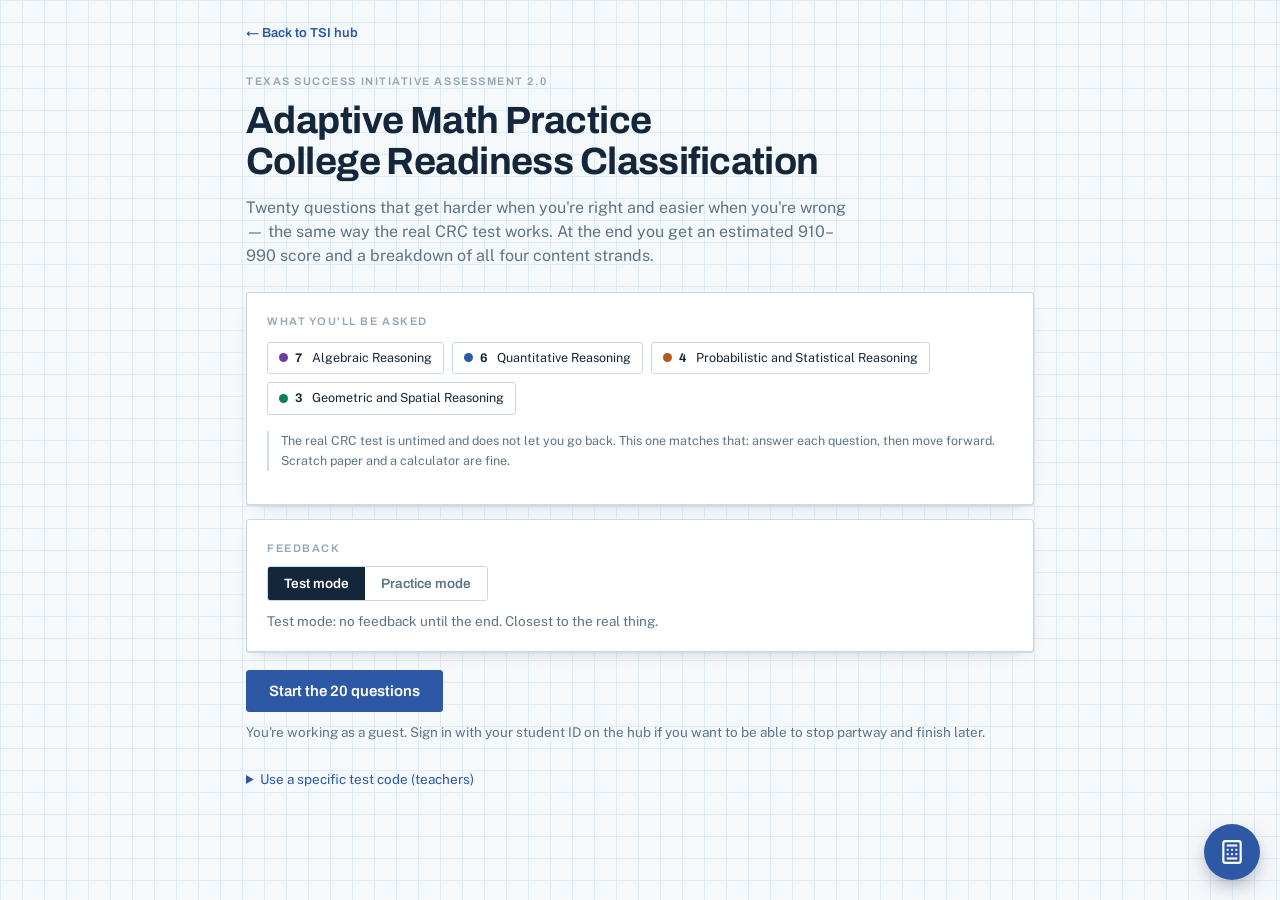
<file: apps/tsi-crc.html>
<!DOCTYPE html>
<html lang="en">
<head>
<meta charset="utf-8">
<meta name="viewport" content="width=device-width, initial-scale=1">
<title>TSIA2 Math &mdash; Adaptive CRC Practice</title>
<link rel="preconnect" href="https://fonts.googleapis.com">
<link rel="preconnect" href="https://fonts.gstatic.com" crossorigin>
<link href="https://fonts.googleapis.com/css2?family=Archivo:wght@500;600;700&family=Public+Sans:wght@400;500;600&family=JetBrains+Mono:wght@400;700&display=swap" rel="stylesheet">
<style>
/* ============================================================
   DESIGN TOKENS
   Direction: the artifacts of the subject itself — engineering
   graph paper, ballpoint blue, and a teacher's red pen. Red is
   reserved for exactly two things: the 950 cut line and a wrong
   answer. Nothing else may use it.
   ============================================================ */
:root{
  --paper:      #F6F9FC;
  --paper-2:    #FFFFFF;
  --grid:       #E1EBF3;
  --grid-major: #CFDEEB;
  --ink:        #14263A;
  --ink-soft:   #5C7488;
  --ink-faint:  #92A6B6;
  --rule:       #C9D8E4;
  --pen:        #D42248;   /* teacher's red — cut line + incorrect ONLY */
  --check:      #0C7F58;   /* green ink — correct */
  --blue:       #2C58A6;   /* ballpoint — primary action */
  --blue-soft:  #E7EEF9;
  --amber:      #C97B04;   /* in progress */

  --qr: #2C58A6;
  --ar: #6B3FA0;
  --gsr: #0C7F58;
  --psr: #B5581F;

  --f-display: 'Archivo', system-ui, -apple-system, sans-serif;
  --f-body:    'Public Sans', system-ui, -apple-system, sans-serif;
  --f-mono:    'JetBrains Mono', ui-monospace, 'SF Mono', Menlo, monospace;

  --r: 3px;
  --shadow: 0 1px 0 var(--grid-major), 0 6px 18px -12px rgba(20,38,58,.4);
}

*{box-sizing:border-box}
html,body{margin:0;padding:0}
body{
  font-family:var(--f-body);
  color:var(--ink);
  background-color:var(--paper);
  background-image:
    linear-gradient(var(--grid) 1px, transparent 1px),
    linear-gradient(90deg, var(--grid) 1px, transparent 1px);
  background-size:22px 22px;
  line-height:1.5;
  -webkit-text-size-adjust:100%;
}
.wrap{max-width:820px;margin:0 auto;padding:20px 16px 110px}

h1,h2,h3{font-family:var(--f-display);margin:0;letter-spacing:-.015em}
h1{font-size:clamp(26px,5.2vw,38px);font-weight:700;line-height:1.08}
h2{font-size:clamp(19px,3.4vw,24px);font-weight:700}
h3{font-size:15px;font-weight:600}

.eyebrow{
  font-family:var(--f-display);font-size:11px;font-weight:600;
  letter-spacing:.14em;text-transform:uppercase;color:var(--ink-faint);
}
.mono{font-family:var(--f-mono);font-variant-numeric:tabular-nums}
.muted{color:var(--ink-soft)}
.small{font-size:13.5px}
.tiny{font-size:12px}

.card{
  background:var(--paper-2);border:1px solid var(--rule);border-radius:var(--r);
  padding:20px;box-shadow:var(--shadow);
}
.card + .card{margin-top:14px}

hr.rule{border:0;border-top:1px solid var(--rule);margin:20px 0}

/* ---------- buttons ---------- */
button{font-family:inherit;font-size:inherit;cursor:pointer}
.btn{
  display:inline-flex;align-items:center;justify-content:center;gap:8px;
  font-family:var(--f-display);font-weight:600;font-size:15px;
  padding:12px 22px;border-radius:var(--r);border:1px solid var(--blue);
  background:var(--blue);color:#fff;transition:background .12s,transform .06s;
}
.btn:hover{background:#24488a}
.btn:active{transform:translateY(1px)}
.btn:disabled{background:var(--ink-faint);border-color:var(--ink-faint);cursor:not-allowed;transform:none}
.btn-ghost{background:transparent;color:var(--blue);border-color:var(--rule)}
.btn-ghost:hover{background:var(--blue-soft)}
.btn-sm{padding:8px 14px;font-size:13px}
:focus-visible{outline:2.5px solid var(--amber);outline-offset:2px}

/* ---------- strand chips ---------- */
.chips{display:flex;flex-wrap:wrap;gap:8px}
.chip{
  display:inline-flex;align-items:center;gap:7px;
  border:1px solid var(--rule);border-radius:var(--r);
  padding:6px 11px;font-size:12.5px;background:var(--paper-2);
}
.dot{width:9px;height:9px;border-radius:50%;flex:none}
.d-qr{background:var(--qr)} .d-ar{background:var(--ar)}
.d-gsr{background:var(--gsr)} .d-psr{background:var(--psr)}

/* ---------- progress ticks ---------- */
.ticks{display:flex;gap:3px;align-items:flex-end;height:16px}
.tick{flex:1;height:6px;background:var(--grid-major);border-radius:1px;transition:height .2s,background .2s}
.tick.done{height:12px;background:var(--ink-soft)}
.tick.now{height:16px;background:var(--amber)}

/* ---------- question ---------- */
.qhead{display:flex;justify-content:space-between;align-items:baseline;gap:12px;margin-bottom:14px}
.stem{font-size:17px;line-height:1.55;margin:0 0 16px}
.stem .mono{font-size:16.5px}
.figure{margin:0 0 18px;text-align:center}
.figure svg{max-width:100%;height:auto}

.choices{display:grid;gap:9px}
.choice{
  display:flex;align-items:flex-start;gap:12px;width:100%;text-align:left;
  padding:13px 15px;border:1px solid var(--rule);border-radius:var(--r);
  background:var(--paper-2);font-size:16px;color:var(--ink);
  transition:border-color .12s,background .12s;
}
.choice:hover{border-color:var(--blue);background:var(--blue-soft)}
.choice .lab{
  font-family:var(--f-display);font-weight:700;font-size:13px;
  width:22px;height:22px;flex:none;border-radius:50%;
  display:grid;place-items:center;border:1.5px solid var(--rule);
  color:var(--ink-soft);margin-top:1px;
}
.choice.sel{border-color:var(--blue);background:var(--blue-soft);box-shadow:inset 0 0 0 1px var(--blue)}
.choice.sel .lab{background:var(--blue);border-color:var(--blue);color:#fff}
.choice.correct{border-color:var(--check);background:#EAF6F1}
.choice.correct .lab{background:var(--check);border-color:var(--check);color:#fff}
.choice.wrong{border-color:var(--pen);background:#FCEDF0}
.choice.wrong .lab{background:var(--pen);border-color:var(--pen);color:#fff}
.choice:disabled{cursor:default}
.choice:disabled:hover{border-color:var(--rule);background:var(--paper-2)}
.choice.sel:disabled:hover{border-color:var(--blue);background:var(--blue-soft)}
.choice.correct:disabled:hover{border-color:var(--check);background:#EAF6F1}
.choice.wrong:disabled:hover{border-color:var(--pen);background:#FCEDF0}

.feedback{margin-top:14px;padding:14px 16px;border-radius:var(--r);font-size:14.5px;line-height:1.6}
.fb-ok{background:#EAF6F1;border-left:3px solid var(--check)}
.fb-no{background:#FCEDF0;border-left:3px solid var(--pen)}
.feedback b{font-family:var(--f-display)}

.actions{display:flex;gap:10px;justify-content:flex-end;margin-top:18px;flex-wrap:wrap}

/* ---------- SIGNATURE: the 910–990 rail ---------- */
.rail-block{margin:26px 0 8px}
.rail{
  position:relative;height:46px;border:1px solid var(--rule);border-radius:var(--r);
  background:
    repeating-linear-gradient(90deg, var(--grid) 0 1px, transparent 1px 100%) 0 0/12.5% 100%,
    linear-gradient(90deg,#F0F5FA,#FFFFFF);
}
.rail-cut{position:absolute;top:-7px;bottom:-7px;width:2px;background:var(--pen);left:50%}
.rail-cut::after{
  content:'950 cut';position:absolute;top:-17px;left:50%;transform:translateX(-50%);
  font-family:var(--f-mono);font-size:10px;font-weight:700;color:var(--pen);white-space:nowrap;
}
.rail-fill{
  position:absolute;top:0;bottom:0;left:0;width:0;
  background:linear-gradient(90deg,rgba(44,88,166,.10),rgba(44,88,166,.28));
  border-right:2.5px solid var(--blue);
  transition:width 1.5s cubic-bezier(.22,1,.36,1);
}
.rail-fill.ready{background:linear-gradient(90deg,rgba(12,127,88,.10),rgba(12,127,88,.28));border-right-color:var(--check)}
.rail-scale{display:flex;justify-content:space-between;font-family:var(--f-mono);font-size:11px;color:var(--ink-faint);margin-top:6px}
.score-big{font-family:var(--f-mono);font-weight:700;font-size:clamp(42px,10vw,64px);line-height:1;letter-spacing:-.03em}
.verdict{font-family:var(--f-display);font-weight:700;font-size:clamp(17px,3.6vw,21px);margin-top:6px}
.v-ready{color:var(--check)} .v-not{color:var(--pen)}

/* ---------- strand rails ---------- */
.strand{padding:14px 0;border-top:1px solid var(--rule)}
.strand:first-of-type{border-top:0}
.strand-top{display:flex;justify-content:space-between;align-items:baseline;gap:10px;margin-bottom:8px}
.strand-name{font-family:var(--f-display);font-weight:600;font-size:15px;display:flex;align-items:center;gap:8px}
.band{font-family:var(--f-display);font-size:11px;font-weight:700;letter-spacing:.09em;text-transform:uppercase;padding:3px 9px;border-radius:var(--r);border:1px solid currentColor}
.b-adv{color:var(--check)} .b-pro{color:var(--blue)} .b-bas{color:var(--pen)}
.sbar{height:9px;background:var(--grid-major);border-radius:1px;overflow:hidden}
.sbar > i{display:block;height:100%;width:0;transition:width 1s cubic-bezier(.22,1,.36,1)}
.strand-meta{display:flex;justify-content:space-between;font-size:12.5px;color:var(--ink-soft);margin-top:6px;gap:10px;flex-wrap:wrap}

/* ---------- review ---------- */
.rev{border-top:1px solid var(--rule);padding:16px 0}
.rev-top{display:flex;gap:10px;align-items:baseline;margin-bottom:8px}
.mark{font-family:var(--f-display);font-weight:700;font-size:12px;padding:2px 8px;border-radius:var(--r);color:#fff;flex:none}
.m-ok{background:var(--check)} .m-no{background:var(--pen)}
.rev details{margin-top:8px}
.rev summary{cursor:pointer;font-size:13.5px;color:var(--blue);font-weight:500}
.rev .sol{margin-top:9px;padding:12px 14px;background:var(--paper);border:1px solid var(--rule);border-radius:var(--r);font-size:14px;line-height:1.65}

/* ---------- data tables inside stems ---------- */
table.dt{border-collapse:collapse;margin:0 auto;font-size:14px;font-family:var(--f-body)}
table.dt th,table.dt td{border:1px solid var(--rule);padding:6px 13px;text-align:center}
table.dt th{background:var(--paper);font-family:var(--f-display);font-weight:600;font-size:13px}
table.dt td.mono,table.dt th.mono{font-family:var(--f-mono)}

/* ---------- misc ---------- */
.toggle{display:flex;gap:0;border:1px solid var(--rule);border-radius:var(--r);overflow:hidden;width:fit-content}
.toggle button{padding:9px 16px;border:0;background:var(--paper-2);color:var(--ink-soft);font-family:var(--f-display);font-weight:600;font-size:13.5px}
.toggle button[aria-pressed="true"]{background:var(--ink);color:#fff}
.kv{display:grid;grid-template-columns:auto 1fr;gap:5px 16px;font-size:13.5px}
.kv dt{color:var(--ink-soft)} .kv dd{margin:0;font-family:var(--f-mono)}
.note{font-size:12.5px;color:var(--ink-soft);line-height:1.6;border-left:2px solid var(--grid-major);padding-left:12px}
.hidden{display:none !important}
.back{
  display:inline-block;margin-bottom:18px;font-family:var(--f-display);font-weight:600;
  font-size:13px;color:var(--blue);text-decoration:none;
}
.back:hover{text-decoration:underline}
.seedbox{font-family:var(--f-mono);font-size:12px;background:var(--paper);border:1px solid var(--rule);border-radius:var(--r);padding:8px 11px;word-break:break-all}
.f-eq{font-family:var(--f-mono);font-size:1.02em}
sup{font-size:.72em}

/* ============================================================
   CALCULATOR
   tsi-calculator.js builds .calcToggle / .calcPanel and expects a
   stylesheet to dress them. The modules get that from tsi-theme.css;
   this page doesn't load the theme, so the same class names are
   restyled here in this page's own tokens. Class names must match
   tsi-calculator.js exactly — do not rename them.
   ============================================================ */
.calcToggle{
  position:fixed; right:20px; bottom:20px; z-index:1550;
  width:56px; height:56px; border-radius:50%; border:0;
  background:var(--blue); color:#fff;
  box-shadow:0 8px 22px -6px rgba(20,38,58,.5);
  display:flex; align-items:center; justify-content:center; cursor:pointer;
}
.calcToggle svg{width:26px; height:26px}
.calcToggle:active{transform:translateY(1px)}
.calcToggle.active{background:#24488a}
.calcPanel{
  position:fixed; right:20px; bottom:88px; z-index:1550;
  width:250px; max-width:calc(100vw - 40px);
  background:var(--paper-2); border:1px solid var(--rule); border-radius:var(--r);
  box-shadow:0 20px 50px -12px rgba(20,38,58,.45);
  display:none; overflow:hidden;
}
.calcPanel.show{display:block}
.calcHead{
  display:flex; align-items:center; justify-content:space-between;
  padding:10px 14px; background:var(--paper); border-bottom:1px solid var(--rule);
}
.calcHead b{font-family:var(--f-display); font-size:12px; font-weight:600;
  letter-spacing:.1em; text-transform:uppercase; color:var(--ink-soft)}
.calcCloseBtn{border:0; background:transparent; color:var(--ink-faint); font-size:19px;
  line-height:1; cursor:pointer; padding:2px 4px; font-family:inherit}
.calcCloseBtn:hover{color:var(--ink)}
.calcDisplayWrap{padding:10px 14px 4px; background:var(--ink)}
.calcIndicators{display:flex; gap:10px; padding-bottom:4px; justify-content:flex-end}
.calcIndicators span{font-family:var(--f-mono); font-size:10px; font-weight:700;
  letter-spacing:.08em; color:#435F55}
.calcIndicators span.on{color:#8FD9B6}
.calcDisplay{
  font-family:var(--f-mono); font-weight:700; font-size:25px; line-height:1.2;
  color:#CFEBDD; text-align:right; letter-spacing:.5px;
  min-height:30px; overflow:hidden; white-space:nowrap;
}
.calcGrid{display:grid; grid-template-columns:repeat(4,1fr); gap:7px; padding:12px}
.calcBtn{
  height:42px; border-radius:var(--r); border:1px solid var(--rule); background:var(--paper);
  font-family:var(--f-display); font-weight:600; font-size:15px; color:var(--ink); cursor:pointer;
}
.calcBtn:hover{background:var(--blue-soft); border-color:var(--blue)}
.calcBtn:active{transform:translateY(1px)}
.calcBtn.op{background:var(--blue-soft); color:var(--blue); border-color:#C6D6EE}
.calcBtn.ctrl{background:#FCEDF0; color:var(--pen); border-color:#F0CBD3; font-size:12px}
.calcBtn.eq{background:var(--blue); color:#fff; border-color:var(--blue)}
.calcBtn.eq:hover{background:#24488a}

@media (max-width:520px){
  .calcPanel{right:12px; bottom:78px; width:224px}
  .calcToggle{right:14px; bottom:14px; width:50px; height:50px}
  .card{padding:16px}
  .stem{font-size:16px}
  .choice{font-size:15px;padding:12px}
  .actions .btn{flex:1}
}
@media (prefers-reduced-motion:reduce){
  *{transition:none !important;animation:none !important}
}
@media print{
  body{background:#fff}
  .actions,.btn{display:none}
}
</style>
</head>
<body>
<!-- Same relative paths the other modules use: this file lives in apps/,
     with portal-tsi.js and tsi-calculator.js one level up in the site root. -->
<script src="../portal-tsi.js?v=20260913e"></script>
<!-- tsi-calculator.js self-mounts on DOMContentLoaded: it appends its own
     toggle button and panel to <body> and needs no container. It ships no
     styling, so this page restyles its classes in its own tokens (see
     CALCULATOR in the stylesheet above). -->
<script src="../tsi-calculator.js?v=20260913"></script>
<div class="wrap">

<!-- ==================== INTRO ==================== -->
<section id="intro">
  <a class="back" href="../index.html">&larr; Back to TSI hub</a>
  <p class="eyebrow">Texas Success Initiative Assessment 2.0</p>
  <h1>Adaptive Math Practice<br>College Readiness Classification</h1>
  <p class="muted" style="margin:14px 0 0;max-width:60ch">
    Twenty questions that get harder when you're right and easier when you're wrong &mdash;
    the same way the real CRC test works. At the end you get an estimated 910&ndash;990 score
    and a breakdown of all four content strands.
  </p>

  <div class="card" style="margin-top:24px">
    <p class="eyebrow" style="margin:0 0 12px">What you'll be asked</p>
    <div class="chips" id="blueprintChips"></div>
    <p class="note" style="margin-top:16px">
      The real CRC test is untimed and does not let you go back. This one matches that:
      answer each question, then move forward. Scratch paper and a calculator are fine.
    </p>
  </div>

  <div class="card">
    <p class="eyebrow" style="margin:0 0 10px">Feedback</p>
    <div class="toggle" role="group" aria-label="Feedback timing">
      <button id="modeTest" aria-pressed="true">Test mode</button>
      <button id="modePractice" aria-pressed="false">Practice mode</button>
    </div>
    <p class="small muted" id="modeDesc" style="margin:10px 0 0">
      Test mode: no feedback until the end. Closest to the real thing.
    </p>
  </div>

  <div class="card hidden" id="resumeCard">
    <p class="eyebrow" style="margin:0 0 8px;color:var(--amber)">Unfinished test</p>
    <p style="margin:0 0 4px">You stopped after question <b id="resumeN"></b> of 20.</p>
    <p class="small muted" id="resumeWhen" style="margin:0"></p>
    <div class="actions" style="justify-content:flex-start;margin-top:16px">
      <button class="btn" id="resumeBtn">Pick up where I left off</button>
      <button class="btn btn-ghost btn-sm" id="discardBtn">Discard and start over</button>
    </div>
  </div>

  <div class="actions" style="justify-content:flex-start">
    <button class="btn" id="startBtn">Start the 20 questions</button>
  </div>
  <p class="small muted hidden" id="guestNote" style="margin:10px 0 0">
    You're working as a guest. Sign in with your student ID on the hub if you want
    to be able to stop partway and finish later.
  </p>

  <details style="margin-top:26px">
    <summary class="small" style="cursor:pointer;color:var(--blue)">Use a specific test code (teachers)</summary>
    <div class="card" style="margin-top:10px">
      <p class="small muted" style="margin:0 0 10px">
        Every test is built from a code. Paste a code here to give a whole class the identical
        20 questions, or leave it blank for a fresh random test.
      </p>
      <input id="seedIn" class="seedbox" style="width:100%" placeholder="e.g. TSI-7QK2F9" autocomplete="off">
    </div>
  </details>
</section>

<!-- ==================== TEST ==================== -->
<section id="test" class="hidden">
  <a class="back" href="../index.html" id="testExitLink">&larr; Back</a>
  <div style="display:flex;justify-content:space-between;align-items:baseline;gap:12px;margin-bottom:8px">
    <p class="eyebrow" style="margin:0">Question <span id="qNum" class="mono">1</span> of 20</p>
    <p class="eyebrow" id="strandLabel" style="margin:0">&nbsp;</p>
  </div>
  <div class="ticks" id="ticks" aria-hidden="true"></div>

  <div class="card" style="margin-top:14px">
    <div class="figure" id="figure"></div>
    <p class="stem" id="stem"></p>
    <div class="choices" id="choices"></div>
    <div id="feedback"></div>
    <div class="actions">
      <button class="btn btn-ghost btn-sm hidden" id="pauseBtn" style="margin-right:auto">Save &amp; finish later</button>
      <button class="btn" id="nextBtn" disabled>Submit answer</button>
    </div>
  </div>
</section>

<!-- ==================== PAUSED ==================== -->
<section id="paused" class="hidden">
  <p class="eyebrow">Saved</p>
  <h1 style="margin-top:6px">Your test is waiting for you</h1>
  <div class="card" style="margin-top:18px">
    <p style="margin:0 0 6px">You've answered <b id="pausedN"></b> of 20 questions.</p>
    <p class="small muted" style="margin:0">
      Nothing is lost. Open the practice test again on any computer where you're
      signed in with your student ID, and it will start at the next question with
      your answers still counted.
    </p>
    <div class="actions" style="justify-content:flex-start;margin-top:18px">
      <button class="btn" id="pausedResumeBtn">Keep going now</button>
      <a class="btn btn-ghost btn-sm" href="../index.html" style="text-decoration:none">Back to TSI hub</a>
    </div>
  </div>
</section>

<!-- ==================== RESULTS ==================== -->
<section id="results" class="hidden">
  <p class="eyebrow">Your practice result</p>
  <h1 style="margin-top:6px">Estimated CRC score</h1>

  <div class="card" style="margin-top:18px">
    <div class="score-big" id="scoreBig">&mdash;</div>
    <div class="verdict" id="verdict">&nbsp;</div>
    <div class="rail-block">
      <div class="rail">
        <div class="rail-fill" id="railFill"></div>
        <div class="rail-cut" id="railCut"></div>
      </div>
      <div class="rail-scale"><span>910</span><span>930</span><span>950</span><span>970</span><span>990</span></div>
    </div>
    <p class="note" style="margin-top:18px" id="scoreNote"></p>
  </div>

  <h2 style="margin:30px 0 4px">The four strands</h2>
  <p class="small muted" style="margin:0 0 14px">Where your time is best spent next.</p>
  <div class="card" id="strandCards"></div>

  <h2 style="margin:30px 0 14px">Every question, worked out</h2>
  <div class="card" id="reviewList"></div>

  <div class="card">
    <p class="eyebrow" style="margin:0 0 10px">Save or share this result</p>
    <dl class="kv" id="metaList"></dl>
    <div class="seedbox" id="seedOut" style="margin-top:12px"></div>
    <div class="actions" style="justify-content:flex-start;margin-top:14px">
      <button class="btn btn-ghost btn-sm" id="copyBtn">Copy result code</button>
      <button class="btn btn-ghost btn-sm" id="printBtn">Print / save PDF</button>
      <button class="btn btn-sm" id="againBtn">Take a new test</button>
    </div>
  </div>
</section>

</div>
<script>
(function(){
"use strict";

/* ================================================================
   TSIA2 ADAPTIVE CRC PRACTICE MODULE
   ----------------------------------------------------------------
   Structure of this file:
     §1  Config + blueprint            (edit here to retune the test)
     §2  Seeded RNG + question helpers
     §3  SVG / table figure builders
     §4  ITEM GENERATORS  (the bank — add new items here)
     §5  Adaptive engine (1PL ability estimate + blueprint control)
     §6  Scoring + strand bands
     §7  UI
     §8  Portal integration adapter    (<-- the one place to edit
                                            when wiring into portal.js)
   ================================================================ */

/* ---------------- §1  CONFIG ---------------- */

const CONFIG = {
  testLength: 20,

  /* Real CRC blueprint is not published item-by-item. This weighting
     weighting is taken straight from SECTIONS in portal-tsi.js, so the
     hub's "7 of 20 CRC items" eyebrows and this test always agree. If you
     change one, change the other. They must sum to testLength. */
  blueprint: { AR:7, QR:6, PSR:4, GSR:3 },

  scoreMin: 910,
  scoreMax: 990,
  scoreCut: 950,      // official math college-readiness cut
  thetaAtCut: 0,      // ability that maps to 950
  thetaSpan: 2.0,     // theta of +2.0 -> 990, -2.0 -> 910

  bandAdvanced: 0.60, // strand band thresholds on the strand index
  bandProficient: -0.40
};

/* Keys, names and order all match SECTIONS in portal-tsi.js so a student
   reading "Algebraic Reasoning" here lands on the same card on the hub. */
const STRANDS = {
  AR:  { key:'AR',  name:'Algebraic Reasoning',                     hub:'alg',
         blurb:'Equations, systems, functions, factoring',        cls:'d-ar',  color:'var(--ar)'  },
  QR:  { key:'QR',  name:'Quantitative Reasoning',                  hub:'quant',
         blurb:'Ratios, proportions, percents, rates, scale',     cls:'d-qr',  color:'var(--qr)'  },
  PSR: { key:'PSR', name:'Probabilistic and Statistical Reasoning', hub:'prob',
         blurb:'Probability, measures of center, tables, charts', cls:'d-psr', color:'var(--psr)' },
  GSR: { key:'GSR', name:'Geometric and Spatial Reasoning',         hub:'geo',
         blurb:'Perimeter, area, volume, similarity, units',      cls:'d-gsr', color:'var(--gsr)' }
};

/* ---------------- §2  SEEDED RNG + HELPERS ---------------- */

/* mulberry32, kept as one restorable 32-bit integer rather than hidden in a
   closure. Seeded so a teacher can hand out one code and every student gets
   the identical 20 questions — and so a half-finished test can be rebuilt
   exactly from its seed (see SNAPSHOT / REPLAY). */
let RNG_STATE = 0;
function seedRng(seed){ RNG_STATE = seed >>> 0; }
function rnd(){
  RNG_STATE = (RNG_STATE + 0x6D2B79F5) | 0;
  let t = Math.imul(RNG_STATE ^ (RNG_STATE >>> 15), 1 | RNG_STATE);
  t = (t + Math.imul(t ^ (t >>> 7), 61 | t)) ^ t;
  return ((t ^ (t >>> 14)) >>> 0) / 4294967296;
}
const CODE_ALPHABET = '23456789ABCDEFGHJKLMNPQRSTUVWXYZ';
function seedToCode(seed){
  let n = seed >>> 0, s = '';
  for(let i=0;i<6;i++){ s = CODE_ALPHABET[n % 32] + s; n = Math.floor(n/32); }
  return 'TSI-' + s;
}
function codeToSeed(code){
  const m = String(code||'').trim().toUpperCase().replace(/^TSI-/,'');
  if(!/^[2-9A-HJ-NP-Z]{6}$/.test(m)) return null;
  let n = 0;
  for(const ch of m){ n = n*32 + CODE_ALPHABET.indexOf(ch); }
  return n >>> 0;
}

const ri   = (lo,hi) => lo + Math.floor(rnd()*(hi-lo+1));          // inclusive ints
const pick = arr => arr[Math.floor(rnd()*arr.length)];
function shuffle(arr){
  const a = arr.slice();
  for(let i=a.length-1;i>0;i--){ const j=Math.floor(rnd()*(i+1)); [a[i],a[j]]=[a[j],a[i]]; }
  return a;
}
const round1 = n => Math.round(n*10)/10;
const round2 = n => Math.round(n*100)/100;
const money  = n => '$' + n.toFixed(2);
function gcd(a,b){ a=Math.abs(a); b=Math.abs(b); while(b){ [a,b]=[b,a%b]; } return a; }
function frac(n,d){ const g = gcd(n,d)||1; return (n/g)+'/'+(d/g); }
function esc(s){ return String(s).replace(/[&<>"]/g, c => ({'&':'&amp;','<':'&lt;','>':'&gt;','"':'&quot;'}[c])); }

/* Build the four choices. Correct answer + distractors, deduped by
   displayed text, padded if a distractor collided, then shuffled. */
function mc(correct, distractors, pad){
  const seen = new Set([String(correct)]);
  const out  = [String(correct)];
  for(const d of distractors){
    const s = String(d);
    if(!seen.has(s) && s !== 'NaN' && s !== 'Infinity'){ seen.add(s); out.push(s); }
    if(out.length === 4) break;
  }
  let guard = 0;
  while(out.length < 4 && guard++ < 60){
    let s;
    if(pad) s = String(pad(guard));
    else {
      const n = Number(String(correct).replace(/[^0-9.eE+-]/g,''));
      if(!Number.isFinite(n)) break;          // non-numeric: cannot invent a sane option
      s = String(round2(n + guard*ri(2,9)));
    }
    if(s && !seen.has(s) && !/NaN|Infinity/.test(s)){ seen.add(s); out.push(s); }
  }
  if(out.length < 4) console.warn('[tsi-crc] only', out.length, 'distinct options for', correct);
  const answer = String(correct);
  return { choices: shuffle(out), answer };
}
/* numeric distractor helper: nudges around the true value */
function near(v, ...deltas){ return deltas.map(d => {
  const x = v + d;
  return Number.isInteger(v) && Number.isInteger(d) ? x : round1(x);
}); }

/* ---------------- §3  FIGURE BUILDERS ---------------- */
/* All figures are inline SVG using the page's CSS variables, so they
   restyle automatically if the tokens at the top of the file change. */

const SW = 'stroke="var(--ink)" fill="none" stroke-width="1.6"';
const TXT = 'font-family="var(--f-mono)" font-size="13" fill="var(--ink)"';
const TXTS = 'font-family="var(--f-body)" font-size="11" fill="var(--ink-soft)"';

function svgCircle(rLabel){
  return `<svg viewBox="0 0 200 170" width="200" role="img" aria-label="Circle with radius ${esc(rLabel)}">
    <circle cx="100" cy="85" r="62" ${SW}/>
    <line x1="100" y1="85" x2="162" y2="85" stroke="var(--pen)" stroke-width="1.6"/>
    <circle cx="100" cy="85" r="3" fill="var(--pen)"/>
    <text x="131" y="78" text-anchor="middle" ${TXT} fill="var(--pen)">${esc(rLabel)}</text>
  </svg>`;
}

function svgRightTriangle(aLab,bLab,cLab){
  return `<svg viewBox="0 0 210 160" width="215" role="img" aria-label="Right triangle">
    <path d="M55 130 L55 30 L165 130 Z" ${SW}/>
    <path d="M55 118 L67 118 L67 130" ${SW} stroke-width="1.2"/>
    <text x="44" y="83"  text-anchor="end"    ${TXT}>${esc(aLab)}</text>
    <text x="110" y="147" text-anchor="middle" ${TXT}>${esc(bLab)}</text>
    <text x="118" y="72"  text-anchor="middle" ${TXT} fill="var(--pen)">${esc(cLab)}</text>
  </svg>`;
}

function svgPrism(l,w,h){
  return `<svg viewBox="0 0 230 170" width="230" role="img" aria-label="Rectangular prism">
    <path d="M35 60 L155 60 L155 135 L35 135 Z" ${SW}/>
    <path d="M35 60 L75 25 L195 25 L155 60" ${SW}/>
    <path d="M155 60 L195 25 L195 100 L155 135" ${SW}/>
    <text x="95" y="152"  text-anchor="middle" ${TXT}>${esc(l)}</text>
    <text x="26" y="101"  text-anchor="end"    ${TXT}>${esc(h)}</text>
    <text x="182" y="20"  text-anchor="middle" ${TXT}>${esc(w)}</text>
  </svg>`;
}

/* Outer rectangle with a notch cut from the top-right corner */
function svgNotched(wLab,hLab,nw,nh){
  /* The solid outline is the figure itself (tinted, so "the figure" needs no
     colour word in the stem). The dashed corner is the piece that was removed,
     and the two small dimensions are labelled ON the dashed edges — that way
     they read as the notch, never as the full width or height. */
  return `<svg viewBox="0 0 300 215" width="290" role="img"
       aria-label="A rectangle ${esc(wLab)} wide and ${esc(hLab)} tall with a ${esc(nw)} by ${esc(nh)} rectangle removed from the top right corner">
    <path d="M175 50 L250 50 L250 95" stroke="var(--ink-faint)" fill="none"
          stroke-width="1.4" stroke-dasharray="5 4"/>
    <path d="M50 50 L175 50 L175 95 L250 95 L250 180 L50 180 Z"
          fill="var(--blue-soft)" stroke="var(--ink)" stroke-width="1.7"/>
    <text x="212" y="42"  text-anchor="middle" ${TXT} fill="var(--ink-soft)">${esc(nw)}</text>
    <text x="259" y="78"  text-anchor="start"  ${TXT} fill="var(--ink-soft)">${esc(nh)}</text>
    <text x="150" y="201" text-anchor="middle" ${TXT}>${esc(wLab)}</text>
    <text x="40"  y="115" text-anchor="middle" ${TXT} transform="rotate(-90 40 115)">${esc(hLab)}</text>
  </svg>`;
}

function svgSimilar(a,b,x,d){
  return `<svg viewBox="0 0 300 150" width="300" role="img" aria-label="Two similar right triangles">
    <path d="M30 120 L30 35 L115 120 Z" ${SW}/>
    <text x="22" y="82"  text-anchor="end"    ${TXT}>${esc(a)}</text>
    <text x="72" y="137" text-anchor="middle" ${TXT}>${esc(b)}</text>
    <path d="M180 120 L180 55 L265 120 Z" ${SW}/>
    <text x="172" y="92" text-anchor="end"    ${TXT} fill="var(--pen)">${esc(x)}</text>
    <text x="222" y="137" text-anchor="middle" ${TXT}>${esc(d)}</text>
  </svg>`;
}

function svgBar(labels, vals, title){
  const max = Math.max(...vals), W=330, H=180, pad=34, bw=(W-pad-14)/labels.length;
  let bars='', ticks='';
  vals.forEach((v,i)=>{
    const h=(v/max)*(H-58), x=pad+i*bw+bw*0.18, y=H-30-h;
    bars += `<rect x="${x}" y="${y}" width="${bw*0.64}" height="${h}" fill="var(--blue)" opacity=".82"/>`;
    bars += `<text x="${x+bw*0.32}" y="${H-15}" text-anchor="middle" ${TXTS}>${esc(labels[i])}</text>`;
  });
  for(let t=0;t<=max;t+=Math.max(1,Math.ceil(max/5))){
    const y=H-30-(t/max)*(H-58);
    ticks += `<line x1="${pad-4}" y1="${y}" x2="${W-8}" y2="${y}" stroke="var(--grid)" stroke-width="1"/>
              <text x="${pad-8}" y="${y+4}" text-anchor="end" ${TXTS}>${t}</text>`;
  }
  return `<svg viewBox="0 0 ${W} ${H}" width="${W}" role="img" aria-label="Bar chart: ${esc(title)}">
    <text x="${W/2}" y="14" text-anchor="middle" ${TXTS} font-weight="600">${esc(title)}</text>
    ${ticks}${bars}
    <line x1="${pad-4}" y1="${H-30}" x2="${W-8}" y2="${H-30}" stroke="var(--ink)" stroke-width="1.4"/>
  </svg>`;
}

function svgPie(slices){ // slices: [{label, pct}]
  const cx=110, cy=100, r=68, cols=['var(--qr)','var(--ps)','var(--gs)','var(--ar)','var(--amber)'];
  let ang=-Math.PI/2, paths='', labs='';
  slices.forEach((s,i)=>{
    const a2 = ang + (s.pct/100)*2*Math.PI, large = (s.pct/100)>0.5?1:0;
    const x1=cx+r*Math.cos(ang), y1=cy+r*Math.sin(ang), x2=cx+r*Math.cos(a2), y2=cy+r*Math.sin(a2);
    paths += `<path d="M${cx} ${cy} L${x1.toFixed(1)} ${y1.toFixed(1)} A${r} ${r} 0 ${large} 1 ${x2.toFixed(1)} ${y2.toFixed(1)} Z" fill="${cols[i%5]}" opacity=".85" stroke="#fff" stroke-width="1.5"/>`;
    const mid=(ang+a2)/2, lx=cx+(r+26)*Math.cos(mid), ly=cy+(r+26)*Math.sin(mid);
    labs += `<text x="${lx.toFixed(1)}" y="${ly.toFixed(1)}" text-anchor="middle" ${TXTS}>${esc(s.label)} ${s.pct}%</text>`;
    ang=a2;
  });
  return `<svg viewBox="0 0 220 200" width="235" role="img" aria-label="Pie chart">${paths}${labs}</svg>`;
}

function svgDot(counts){ // counts: {value: n}
  const vals=Object.keys(counts).map(Number).sort((a,b)=>a-b);
  const W=280,H=150,pad=26,step=(W-2*pad)/(vals.length-1||1);
  let dots='',axis='';
  vals.forEach((v,i)=>{
    const x=pad+i*step;
    axis+=`<text x="${x}" y="${H-8}" text-anchor="middle" ${TXTS}>${v}</text>`;
    for(let k=0;k<counts[v];k++) dots+=`<circle cx="${x}" cy="${H-38-k*17}" r="6" fill="var(--blue)" opacity=".85"/>`;
  });
  return `<svg viewBox="0 0 ${W} ${H}" width="${W}" role="img" aria-label="Dot plot">
    ${dots}<line x1="${pad-12}" y1="${H-26}" x2="${W-pad+12}" y2="${H-26}" stroke="var(--ink)" stroke-width="1.4"/>${axis}
  </svg>`;
}

function tableHTML(head, rows){
  const th = head.map(h=>`<th>${esc(h)}</th>`).join('');
  const tr = rows.map(r=>`<tr>${r.map((c,i)=>`<td class="${i?'mono':''}">${esc(c)}</td>`).join('')}</tr>`).join('');
  return `<table class="dt"><thead><tr>${th}</tr></thead><tbody>${tr}</tbody></table>`;
}

/* ================================================================
   §4  ITEM GENERATORS
   ----------------------------------------------------------------
   Every entry is:
     id     unique string (used in the Portal record + review log)
     strand QR | AR | GS | PS
     b      difficulty on a logit scale. b = 0 is a borderline
            college-ready item. -2 is very easy, +2 is hard.
            These are judgment calls, not empirically calibrated —
            see the note in the results screen.
     skill  short human label, shown in the strand breakdown
     gen()  returns { stem, figure?, choices[], answer, solution }

   TO ADD AN ITEM: copy any block below, keep the return shape, and
   push it into BANK. Nothing else needs to change — the blueprint
   and the adaptive engine pick it up automatically.
   ================================================================ */

const BANK = [];
const G = (id,strand,b,skill,gen) => BANK.push({id,strand,b,skill,gen});

/* ---------- QUANTITATIVE REASONING ---------- */

G('qr_pct_of','QR',-1.2,'Percent of a number',()=>{
  const p = pick([12,15,24,35,42,60,78,85]), n = ri(24,180);
  const v = round1(p*n/100);
  const {choices,answer} = mc(v, near(v, -p/10, p/5, 10, -6).map(round1).concat([round1(n/p*100), round1(p*n)]));
  return { stem:`What is ${p}% of ${n}?`,
    solution:`"Percent of" means multiply. ${p}% = ${p/100}, so ${p/100} × ${n} = <b>${v}</b>.` ,
    choices, answer };
});

G('qr_what_pct','QR',-0.6,'What percent of A is B',()=>{
  const a = pick([40,50,60,80,108,120,150]), b = ri(10, a-4);
  const v = round1(b/a*100)+'%';
  const {choices,answer} = mc(v, [round1(a/b*100)+'%', round2(b/a)+'%', round1(b/a*100+10)+'%', round1((a-b)/a*100)+'%']);
  return { stem:`What percent of ${a} is ${b}?`,
    solution:`Set it up as a fraction of the whole: ${b} ÷ ${a} = ${round2(b/a)}. Move the decimal two places → <b>${v}</b>. The number after "of" is always the whole.`,
    choices, answer };
});

G('qr_pct_change','QR',-0.4,'Percent increase/decrease',()=>{
  const orig = pick([8,12,20,25,40,50,80]), drop = pick([2,3,4,5,6,10]).valueOf();
  const d = Math.min(drop, orig-1), v = round1(d/orig*100)+'%';
  const {choices,answer} = mc(v, [round1(d/(orig-d)*100)+'%', round1((orig-d)/orig*100)+'%', d+'%', round1(orig/d)+'%']);
  return { stem:`A shirt originally cost $${orig}, but its price was reduced by $${d}. By what percent did the cost decrease?`,
    solution:`Percent change = (amount of change ÷ <em>original</em> amount). That's ${d} ÷ ${orig} = ${round2(d/orig)} = <b>${v}</b>. The original price is the denominator, not the new price.`,
    choices, answer };
});

G('qr_double_discount','QR',0.9,'Successive discounts',()=>{
  const price = pick([5,8,12,20,24,40]), d1 = pick([20,25,40,50]), d2 = pick([10,20,25]);
  const v = round2(price*(1-d1/100)*(1-d2/100));
  const {choices,answer} = mc(money(v), [money(round2(price*(1-(d1+d2)/100))), money(round2(price-d1/100*price)), money(round2(price*(1-d2/100))), money(round2(v+1))]);
  return { stem:`A box of cereal costs ${money(price)}, but it is on clearance for ${d1}% off, and Kenton also uses a ${d2}% off coupon. What is the final cost of the box of cereal?`,
    solution:`Apply the discounts one at a time, not added together.<br>After ${d1}% off: ${money(price)} × ${1-d1/100} = ${money(round2(price*(1-d1/100)))}<br>Then ${d2}% off that: ${money(round2(price*(1-d1/100)))} × ${1-d2/100} = <b>${money(v)}</b>`,
    choices, answer };
});

G('qr_total_discount','QR',1.2,'Combined percent discount',()=>{
  const d1 = pick([20,25,40,50]), d2 = pick([10,20,25]);
  const kept = (1-d1/100)*(1-d2/100), v = Math.round((1-kept)*100)+'%';
  const {choices,answer} = mc(v, [(d1+d2)+'%', Math.round(kept*100)+'%', (d1+d2-5)+'%', Math.round((1-kept)*100+10)+'%']);
  return { stem:`An item is marked ${d1}% off, and then a ${d2}% off coupon is applied to the reduced price. What is the total percent discount from the original price?`,
    solution:`You cannot add ${d1}% + ${d2}%. Track what's <em>left</em> instead: ${1-d1/100} × ${1-d2/100} = ${round2(kept)}, so ${Math.round(kept*100)}% of the price remains. The discount is 100% − ${Math.round(kept*100)}% = <b>${v}</b>.`,
    choices, answer };
});

G('qr_unit_buy','QR',-1.6,'Unit price',()=>{
  const cost = pick([2,3,4,5]), total = cost*ri(3,9) + pick([0,0,1]);
  const v = Math.floor(total/cost);
  const {choices,answer} = mc(v, near(v,1,-1,2).concat([total*cost, total]));
  return { stem:`One seedless watermelon costs $${cost}. How many seedless watermelons can Brenda buy if she has $${total}?`,
    solution:`Divide the money by the price of one: $${total} ÷ $${cost} = ${round2(total/cost)}. She can only buy whole watermelons, so <b>${v}</b>.`,
    choices, answer };
});

G('qr_rate_minutes','QR',0.1,'Rate, time, distance',()=>{
  const mph = pick([4,5,6,8,10,12]), mi = pick([1,2,3,5]);
  const v = Math.round(mi/mph*60);
  const {choices,answer} = mc(v, near(v,5,-5,15,10,-10));
  return { stem:`Running at an average rate of ${mph} miles per hour, how many minutes would it take Kyle to run ${mi} mile${mi>1?'s':''}?`,
    solution:`Time = distance ÷ rate = ${mi} ÷ ${mph} = ${round2(mi/mph)} hours. Convert to minutes: ${round2(mi/mph)} × 60 = <b>${v} minutes</b>.`,
    choices, answer };
});

G('qr_proportion_scale','QR',0.2,'Proportional reasoning',()=>{
  const h1 = pick([1.5,1.8,2,2.5,3]), m1 = round1(h1*pick([3,4,4.5,5])), h2 = pick([6,8,10,12]);
  const v = round1(m1/h1*h2);
  const {choices,answer} = mc(v, near(v,-v/3,v/4,-8,12).map(round1));
  return { stem:`Leif took ${h1} hours to make his postal deliveries over ${m1} miles. At the same speed, how many miles would he cover in ${h2} hours?`,
    solution:`Find the rate first: ${m1} ÷ ${h1} = ${round1(m1/h1)} miles per hour. Then ${round1(m1/h1)} × ${h2} = <b>${v} miles</b>.`,
    choices, answer };
});

G('qr_ratio_partition','QR',1.0,'Ratio partition',()=>{
  const parts = pick([[5,12,13],[2,3,5],[3,4,5],[1,4,5],[2,4,6]]);
  const sum = parts.reduce((a,c)=>a+c,0), total = sum*pick([0.5,1,1.5,2]);
  const big = Math.max(...parts), v = round1(big/sum*total);
  const {choices,answer} = mc(v+'m', [round1(Math.min(...parts)/sum*total)+'m', big+'m', round1(total/3)+'m', round1(v+2)+'m']);
  return { stem:`Eowyn uses a ratio of ${parts.join(':')} to divide a rope with knots. The rope is ${total} meters long. How long is the longest section?`,
    solution:`Add the ratio parts: ${parts.join(' + ')} = ${sum}. Each "part" is ${total} ÷ ${sum} = ${round2(total/sum)} m. The longest section is ${big} parts: ${big} × ${round2(total/sum)} = <b>${v} m</b>.`,
    choices, answer };
});

G('qr_scale_map','QR',0.5,'Scale drawings',()=>{
  const unit = pick([1.4,2,2.5]), miles = pick([30,45,50,60]), shown = round1(unit*pick([3,4,5,6]));
  const v = Math.round(shown/unit*miles);
  const {choices,answer} = mc(v+' mi', [Math.round(v/5)+' mi', Math.round(v*1.5)+' mi', Math.round(miles*unit)+' mi', Math.round(v-45)+' mi']);
  return { stem:`A satellite image shows that Edinburg is ${shown} cm from San Antonio. The image says that ${unit} cm = ${miles} miles. Which is closest to the actual distance between the two cities?`,
    solution:`Set up a proportion: ${unit} cm / ${miles} mi = ${shown} cm / <em>d</em>.<br>${shown} ÷ ${unit} = ${round1(shown/unit)}, so the distance is ${round1(shown/unit)} × ${miles} = <b>${v} miles</b>.`,
    choices, answer };
});

G('qr_sci_notation','QR',1.3,'Scientific notation',()=>{
  const a=pick([2,4,5,8]), pa=ri(6,9), b=pick([1.1,2.2,1.5,3]), pb=ri(4,6), c=pick([1.76,2.2,4,5]), pc=ri(6,8);
  const mant = (a*b)/c, expn = -pa - pb - pc;
  let m = mant, e = expn;
  while(m >= 10){ m/=10; e++; } while(m < 1 && m>0){ m*=10; e--; }
  m = round2(m);
  const fmt = (mm,ee) => `${mm} × 10<sup>${ee}</sup>`;
  const v = fmt(m,e);
  const {choices,answer} = mc(v, [fmt(m,-e), fmt(round2(m*10),e-1), fmt(round2(m/10),e), fmt(m,e+2)]);
  return { stem:`Given (${a} × 10<sup>&minus;${pa}</sup>)(${b} × 10<sup>&minus;${pb}</sup>) ÷ (${c} × 10<sup>${pc}</sup>), what is the result in scientific notation?`,
    solution:`Handle the number parts and the powers separately.<br>Numbers: (${a} × ${b}) ÷ ${c} = ${round2(mant)}<br>Powers: multiply → add exponents (&minus;${pa} + &minus;${pb} = &minus;${pa+pb}); divide → subtract (&minus;${pa+pb} − ${pc} = ${expn}).<br>Then shift so the first number is between 1 and 10: <b>${v}</b>.`,
    choices, answer };
});

G('qr_two_fare','QR',1.6,'Two-price mixture',()=>{
  const riders = pick([100,80,120]), full = 1.00, disc = 0.50;
  const nd = ri(Math.round(riders*0.3), Math.round(riders*0.85));
  const total = round2(nd*disc + (riders-nd)*full);
  const {choices,answer} = mc(nd, [riders-nd, Math.round(total), Math.round(riders-total), nd+10]);
  return { stem:`A city bus charges $1.00 for a regular fare and $0.50 for a discount fare. If ${riders} people rode the bus and it collected ${money(total)}, how many discount fares were collected?`,
    solution:`Let <em>d</em> be the discount fares, so ${riders} − <em>d</em> are regular.<br>0.50<em>d</em> + 1.00(${riders} − <em>d</em>) = ${total}<br>${riders} − 0.50<em>d</em> = ${total}<br>0.50<em>d</em> = ${round2(riders-total)}, so <em>d</em> = <b>${nd}</b>.`,
    choices, answer };
});

G('qr_avg_speed','QR',0.7,'Average speed from clock times',()=>{
  const startH = pick([7,8,9]), startM = pick([0,15,30,45]);
  const hrs = pick([3,3.5,4,4.5,5]);
  const endTot = startH*60+startM + hrs*60;
  const eh = Math.floor(endTot/60), em = endTot%60;
  const fmt = (h,m)=>`${((h+11)%12)+1}:${String(m).padStart(2,'0')}${h<12?'am':'pm'}`;
  const mi = Math.round(hrs*pick([5,6,7,8]));
  const v = Math.round(mi/hrs);
  const {choices,answer} = mc(v+' mph', near(v,1,-1,2).map(x=>x+' mph'));
  return { stem:`Faralyn left her post office at ${fmt(startH,startM)} to do her route and returned at ${fmt(eh,em)}. If her route is ${mi} miles of driving, which is closest to her average speed?`,
    solution:`From ${fmt(startH,startM)} to ${fmt(eh,em)} is ${hrs} hours.<br>Average speed = distance ÷ time = ${mi} ÷ ${hrs} = ${round2(mi/hrs)}, closest to <b>${v} mph</b>.`,
    choices, answer };
});

G('qr_context_expr','QR',0.8,'Expression from context',()=>{
  const p1 = pick([75,60,80]), p2 = pick([50,40,25]);
  const g = gcd(p1,p2), a = p1/g, b = p2/g;
  const v = `T = ${g}(${a}d + ${b}c)`;
  const {choices,answer} = mc(v, [`T = ${p1*p2}dc`, `T = ${g}(${b}d + ${a}c)`, `T = ${g}dc`, `T = ${a}d + ${b}c`]);
  return { stem:`At a snack bar, drinks cost ${p1}¢ and bags of chips cost ${p2}¢. Let <em>d</em> and <em>c</em> be the number of drinks and chips in a purchase. Which could represent <em>T</em>, the total cost in cents?`,
    solution:`Total = ${p1}d + ${p2}c. Every choice here is factored, so factor out the common ${g}:<br>${p1}d + ${p2}c = <b>${g}(${a}d + ${b}c)</b><br>Check by distributing: ${g} × ${a} = ${p1} ✓ and ${g} × ${b} = ${p2} ✓`,
    choices, answer };
});

G('qr_direct_var','QR',0.6,'Direct variation',()=>{
  const x1 = pick([6,8,9,10]), y1 = pick([4,6,12,15]), x2 = x1*pick([1.5,2,2.5]);
  const v = round1(y1*x2/x1);
  const {choices,answer} = mc(v, near(v,-v/3,v/2,2,-2).map(round1));
  return { stem:`If <em>X</em> varies directly with <em>Y</em>, and <em>X</em> is ${x1} when <em>Y</em> is ${y1}, then what is <em>Y</em> when <em>X</em> is ${x2}?`,
    solution:`Direct variation means the ratio stays constant: ${x1}/${y1} = ${x2}/<em>Y</em>.<br>Cross-multiply: ${x1}<em>Y</em> = ${y1} × ${x2} = ${y1*x2}, so <em>Y</em> = <b>${v}</b>.`,
    choices, answer };
});

/* ---------- ALGEBRAIC REASONING ---------- */

G('ar_linear_solve','AR',-0.8,'Solve a linear equation',()=>{
  const x = ri(-9,12), a = pick([2,3,4,5,6]), b = ri(-12,12), c = pick([1,2,3]);
  const rhs = a*x + b + c*x;   // (a+c)x + b = rhs
  const {choices,answer} = mc(x, near(x,1,-1,2,-3,5));
  return { stem:`Solve for <em>x</em>: <span class="f-eq">${a}x ${b<0?'&minus; '+(-b):'+ '+b} + ${c}x = ${rhs}</span>`,
    solution:`Combine like terms on the left: ${a}x + ${c}x = ${a+c}x, so ${a+c}x ${b<0?'− '+(-b):'+ '+b} = ${rhs}.<br>${b<0?'Add '+(-b):'Subtract '+b} from both sides: ${a+c}x = ${rhs-b}.<br>Divide by ${a+c}: x = <b>${x}</b>.`,
    choices, answer };
});

G('ar_linear_fraction','AR',0.4,'Linear equation with fractions',()=>{
  const x = pick([3,4,5,6,8]), d1 = pick([2,4]), d2 = 3;
  const rhs = round2(x/1 * (1/d1*4) + (2*x-2)/d2);
  const r = (4*x)/d1/1;
  const total = round2((4*x)/d1 + (2*x-2)/d2);
  if(!Number.isInteger(total)) { /* fall through, still fine as decimal */ }
  const {choices,answer} = mc(x, near(x,1,-1,3,-2));
  return { stem:`Solve for <em>x</em>: <span class="f-eq">(${4}x)/${d1} + (2x &minus; 2)/${d2} = ${total}</span>`,
    solution:`Clear the fractions by multiplying every term by the least common denominator, ${d1*d2/gcd(d1,d2)}.<br>Then combine like terms and isolate <em>x</em>.<br>Checking x = ${x}: (${4*x})/${d1} + (${2*x-2})/${d2} = ${round2(4*x/d1)} + ${round2((2*x-2)/d2)} = ${total} ✓<br>x = <b>${x}</b>.`,
    choices, answer };
});

G('ar_system_solve','AR',0.2,'Solve a system of equations',()=>{
  const x = ri(-4,7), y = ri(-4,7);
  const a1=pick([-4,-2,2,3]), b1=pick([-5,-3,3,5]), a2=pick([1,-1,2]), b2=pick([-2,2,5]);
  const c1=a1*x+b1*y, c2=a2*x+b2*y;
  const f=(a,b,c)=>`${a}x ${b<0?'&minus; '+Math.abs(b):'+ '+b}y = ${c}`;
  const v=`(${x}, ${y})`;
  const {choices,answer} = mc(v, [`(${y}, ${x})`, `(${x}, ${-y})`, `(${x+1}, ${y-1})`, `(${-x}, ${y})`,
                                  `(${x}, ${y+2})`, `(${x-2}, ${y})`, `(${x+3}, ${y+1})`]);
  return { stem:`Solve the system of equations:<br><span class="f-eq">${f(a1,b1,c1)}<br>${f(a2,b2,c2)}</span>`,
    solution:`Use elimination or substitution. Solving the second equation for one variable and substituting into the first gives x = ${x} and y = ${y}.<br>Check both: ${a1}(${x}) ${b1<0?'−':'+'} ${Math.abs(b1)}(${y}) = ${c1} ✓ and ${a2}(${x}) ${b2<0?'−':'+'} ${Math.abs(b2)}(${y}) = ${c2} ✓<br>Answer: <b>(${x}, ${y})</b>`,
    choices, answer };
});

G('ar_system_count','AR',0.8,'Number of solutions to a system',()=>{
  const type = pick(['none','one','inf']);
  const a=pick([2,3,4]), b=pick([3,5,6]), c=ri(2,9), k=pick([2,3]);
  let e1,e2,v,why;
  if(type==='none'){ e1=`${a*k}x + ${b*k}y = ${c*k+1}`; e2=`${a}x + ${b}y = ${c}`;
    v='None'; why=`Multiply the second equation by ${k}: ${a*k}x + ${b*k}y = ${c*k}. That has the same left side as the first equation but a different right side (${c*k+1} ≠ ${c*k}). Two parallel lines never cross → <b>no solution</b>.`; }
  else if(type==='inf'){ e1=`${a*k}x + ${b*k}y = ${c*k}`; e2=`${a}x + ${b}y = ${c}`;
    v='More than two'; why=`Multiply the second equation by ${k} and you get the first equation exactly. They are the same line, so every point on it works → infinitely many solutions, which is <b>more than two</b>.`; }
  else { e1=`${a}x + ${b}y = ${c}`; e2=`${a+1}x ${b-1<0?'&minus; '+Math.abs(b-1):'+ '+(b-1)}y = ${c+2}`;
    v='One'; why=`The two lines have different slopes, so they cross exactly once → <b>one solution</b>.`; }
  const {choices,answer} = mc(v, ['None','One','Two','More than two']);
  return { stem:`How many solutions (<em>x</em>, <em>y</em>) are there to this system of equations?<br><span class="f-eq">${e1}<br>${e2}</span>`,
    solution:why, choices, answer };
});

G('ar_slope_points','AR',-0.5,'Slope from two points',()=>{
  let x1,y1,x2,y2,num,den;
  do{ x1=ri(-6,6); y1=ri(-8,8); x2=ri(-6,6); y2=ri(-8,8); num=y2-y1; den=x2-x1; }
  while(den===0 || num===0 || Math.abs(num%den)!==0);
  const m = num/den;
  const {choices,answer} = mc(m, [-m, round2(den/num), -round2(den/num), m+1, m-1]);
  return { stem:`A line goes through the points (${x1}, ${y1}) and (${x2}, ${y2}). What is the slope of the line?`,
    solution:`Slope = rise over run = (y₂ − y₁) / (x₂ − x₁).<br>= (${y2} − ${y1}) / (${x2} − ${x1}) = ${num} / ${den} = <b>${m}</b><br>Keep the points in the same order in the top and bottom — swapping one but not the other flips the sign.`,
    choices, answer };
});

G('ar_perp_slope','AR',0.1,'Perpendicular slopes',()=>{
  let num,den,g,n,d;
  do { num=pick([1,2,3,4,5]); den=pick([1,2,3,4]); g=gcd(num,den); n=num/g; d=den/g; }
  while(n===d);                       // slope +/-1 is its own reciprocal -> options collide
  const sign = pick([1,-1]);
  const mStr = (sign<0?'−':'') + (d===1? n : `${n}/${d}`);
  const pv = (sign<0?'':'−') + (n===1? d : `${d}/${n}`);
  const {choices,answer} = mc(pv, [(sign<0?'−':'')+(n===1?d:`${d}/${n}`), (sign<0?'':'−')+(d===1?n:`${n}/${d}`), mStr, (sign<0?'':'−')+(n===1?d*2:`${d*2}/${n}`)]);
  return { stem:`Line R has a slope of ${mStr}. Line S is perpendicular to Line R. What is the slope of Line S?`,
    solution:`Perpendicular slopes are <em>negative reciprocals</em>: flip the fraction, then flip the sign.<br>${mStr} → flip → ${(sign<0?'−':'')+(n===1?d:`${d}/${n}`)} → change sign → <b>${pv}</b><br>Check: ${mStr} × ${pv} = −1 ✓`,
    choices, answer };
});

G('ar_quad_factor','AR',0.7,'Factor a quadratic',()=>{
  const a=pick([2,3]); let r1,r2;
  do { r1=pick([1,2,3]); r2=pick([1,2,5]); } while(r1===r2);
  const s1=pick([1,-1]), s2=pick([1,-1]);
  // (a x + s1*r1)(x + s2*r2)
  const B = a*s2*r2 + s1*r1, C = s1*r1*s2*r2;
  const f = `${a}x² ${B<0?'&minus; '+Math.abs(B):'+ '+B}x ${C<0?'&minus; '+Math.abs(C):'+ '+C}`;
  const v = `(${a}x ${s1*r1<0?'&minus; '+Math.abs(s1*r1):'+ '+(s1*r1)})`;
  const opt = k => `(${a}x ${k<0?'&minus; '+Math.abs(k):'+ '+k})`;
  const {choices,answer} = mc(v, [opt(-s1*r1), opt(s2*r2), opt(-s2*r2), opt(s1*r1+a), opt(s1*r1-a)]);
  return { stem:`Which of these is a factor of the expression <span class="f-eq">${f}</span>?`,
    solution:`Factoring gives (${a}x ${s1*r1<0?'− '+Math.abs(s1*r1):'+ '+(s1*r1)})(x ${s2*r2<0?'− '+Math.abs(s2*r2):'+ '+(s2*r2)}).<br>Multiply it back to check: outer + inner = ${a}·${s2*r2} + ${s1*r1} = ${B}x ✓ and last × last = ${C} ✓<br>So <b>${v}</b> is a factor.`,
    choices, answer };
});

G('ar_quad_notfactor','AR',1.1,'Identify a NON-factor',()=>{
  const k=pick([3,4,2]); let r1,r2;
  do { r1=pick([2,3,4,8]); r2=pick([6,8,3]); } while(r1===r2);
  const B=k*(r1+r2), C=k*r1*r2;
  const f=`${k}x² + ${B}x + ${C}`;
  const notF = `(x &minus; ${r1})`;
  const {choices,answer} = mc(notF, [`${k}`, `(x + ${r1})`, `(x + ${r2})`]);
  return { stem:`Which of the following is NOT a factor of <span class="f-eq">${f}</span>?`,
    solution:`Factor out ${k} first: ${k}(x² + ${r1+r2}x + ${r1*r2}) = ${k}(x + ${r1})(x + ${r2}).<br>So ${k}, (x + ${r1}), and (x + ${r2}) are all factors. Both signs inside are <em>plus</em>, so <b>(x − ${r1})</b> is not.`,
    choices, answer };
});

G('ar_quad_roots','AR',0.3,'Solve a quadratic',()=>{
  const r1=ri(-9,-1), r2=ri(-9,-1);
  const b=-(r1+r2), c=r1*r2;
  const v = `{${r1}, ${r2}}`.replace(/\{(-?\d+), \1\}/, '{$1}');
  const {choices,answer} = mc(v, [`{${-r1}, ${-r2}}`, `{${r1}, ${r2-1}}`, `{${r1+1}, ${r2}}`, `{${r1-1}, ${r2+1}}`]);
  return { stem:`Solve: <span class="f-eq">m² ${b<0?'&minus; '+Math.abs(b):'+ '+b}m + ${c} = 0</span>`,
    solution:`Find two numbers that multiply to ${c} and add to ${b}: ${r1} and ${r2}.<br>So (m ${r1<0?'+ '+Math.abs(r1):'− '+r1})(m ${r2<0?'+ '+Math.abs(r2):'− '+r2}) = 0.<br>Set each factor to zero → m = <b>${r1}</b> and m = <b>${r2}</b>.`,
    choices, answer };
});

G('ar_diff_squares','AR',0.2,'Difference of squares',()=>{
  const k=pick([3,4,5,6,7,8]), k2=k*k;
  const v = `x² &minus; ${k2} = 0`;
  const {choices,answer} = mc(v, [`x² + ${k2} = 0`, `x² + ${2*k}x &minus; ${k2} = 0`, `x² &minus; ${k}x &minus; ${k2} = 0`]);
  return { stem:`For which of the following equations are <em>x</em> = ${k} and <em>x</em> = &minus;${k} both solutions?`,
    solution:`If ${k} and −${k} are both roots, the factors are (x − ${k})(x + ${k}), which multiplies out to x² − ${k2}. The middle terms cancel.<br>So the equation is <b>x² − ${k2} = 0</b>.<br>x² + ${k2} = 0 has no real solutions at all — a square plus a positive is never zero.`,
    choices, answer };
});

G('ar_vertex_yint','AR',0.6,'y-intercept of a function',()=>{
  const a=pick([2,3,-2,1]), h=pick([2,3,-1,4]), k=pick([-5,-3,1,6]);
  const v = a*h*h + k;
  const {choices,answer} = mc(v, [k, -v, a*h*h, k-a*h, 0]);
  return { stem:`What is the y-intercept of the function <span class="f-eq">f(x) = ${a}(x ${h<0?'+ '+Math.abs(h):'&minus; '+h})² ${k<0?'&minus; '+Math.abs(k):'+ '+k}</span>?`,
    solution:`The y-intercept is the value of the function when x = 0. Substitute:<br>f(0) = ${a}(0 ${h<0?'+ '+Math.abs(h):'− '+h})² ${k<0?'− '+Math.abs(k):'+ '+k} = ${a}(${-h})² ${k<0?'− '+Math.abs(k):'+ '+k} = ${a}(${h*h}) ${k<0?'− '+Math.abs(k):'+ '+k} = <b>${v}</b><br>A common slip is answering ${k} — that's the <em>y-value of the vertex</em>, not the y-intercept.`,
    choices, answer };
});

G('ar_radical_eq','AR',0.9,'Solve a radical equation',()=>{
  const sub=pick([4,5,9,12]), out=pick([2,3,1]), rhs=pick([6,7,8,9]);
  const root = rhs-out, v = root*root + sub;
  const {choices,answer} = mc(v, [rhs*rhs+sub, root*root-sub, rhs-sub, root*root]);
  return { stem:`Which value of <em>t</em> is a solution to <span class="f-eq">&radic;(t &minus; ${sub}) + ${out} = ${rhs}</span>?`,
    solution:`Isolate the radical first: √(t − ${sub}) = ${rhs} − ${out} = ${root}.<br>Then square both sides: t − ${sub} = ${root*root}.<br>t = <b>${v}</b><br>Check: √(${v} − ${sub}) + ${out} = √${root*root} + ${out} = ${root} + ${out} = ${rhs} ✓`,
    choices, answer };
});

G('ar_arith_seq','AR',1.0,'Arithmetic sequence sum',()=>{
  const a1=pick([8,10,12,14]), d=pick([2,3,4,5]), n=pick([10,12,15]);
  const v = n/2*(2*a1 + (n-1)*d);
  const {choices,answer} = mc(v, [a1 + (n-1)*d, n*a1, v/2, v + n*d]);
  return { stem:`A drive-in theater has ${a1} spaces for cars in the first row. Each row after that has ${d} more spaces than the row before it. If there are ${n} rows, how many parking spaces does the drive-in have in total?`,
    solution:`The last row has ${a1} + (${n} − 1)(${d}) = ${a1+(n-1)*d} spaces.<br>For a sequence like this, the total is the number of rows times the average of the first and last row:<br>${n} × (${a1} + ${a1+(n-1)*d})/2 = ${n} × ${(a1+a1+(n-1)*d)/2} = <b>${v}</b><br>Answering ${a1+(n-1)*d} gives only the last row, not the total.`,
    choices, answer };
});

G('ar_perim_algebra','AR',0.3,'Set up an equation from a perimeter',()=>{
  const diff=pick([4,6,8,10]), L=pick([11,13,15,17,20]);
  const W=L-diff, P=2*(L+W);
  const {choices,answer} = mc(W, [L, P/4, L+diff, W+diff*2]);
  return { stem:`The width of a rectangle is ${diff} less than the length. If the perimeter is ${P}, what is the width?`,
    solution:`Let L be the length, so the width is L − ${diff}.<br>Perimeter: 2(L) + 2(L − ${diff}) = ${P}<br>4L − ${2*diff} = ${P} → 4L = ${P+2*diff} → L = ${L}<br>Width = ${L} − ${diff} = <b>${W}</b><br>The question asks for the width, not the length — ${L} is the trap answer.`,
    choices, answer };
});

G('ar_area_perim','AR',1.5,'Quadratic from an area',()=>{
  const x=pick([7,8,9,6]), a=pick([5,4,6]), b=pick([1,2,3]);
  const L=x+a, W=x-b, area=L*W, per=2*(L+W);
  const {choices,answer} = mc(per, [area, L+W, per+4, 2*L]);
  return { stem:`The length and width of a rectangle are represented by (x + ${a}) and (x &minus; ${b}). If its area is ${area}, what is its perimeter?`,
    solution:`Area: (x + ${a})(x − ${b}) = ${area} → x² + ${a-b}x − ${a*b} = ${area} → x² + ${a-b}x − ${a*b+area} = 0.<br>This factors to (x − ${x})(x + ${(a*b+area)/x}) = 0, so x = ${x} (a negative length makes no sense).<br>Length = ${L}, width = ${W}.<br>Perimeter = 2(${L}) + 2(${W}) = <b>${per}</b><br>${area} is the area you were given — read the last line of the question carefully.`,
    choices, answer };
});

G('ar_translate','AR',-0.7,'Translate words into an equation',()=>{
  const k=pick([3,4,5]), r=pick([12,10,20]);
  const v = `½N &minus; ${k} = ${r}`;
  const {choices,answer} = mc(v, [`½(N &minus; ${k}) = ${r}`, `${k} &minus; ½N = ${r}`, `½(${k} &minus; N) = ${r}`]);
  return { stem:`"${k===3?'Three':k===4?'Four':'Five'} less than half of a number is ${r===12?'twelve':r===10?'ten':'twenty'}." Which equation represents that statement?`,
    solution:`"Half of a number" is ½N. "${k} less than" that means you subtract ${k} <em>from</em> ½N, so ½N − ${k}.<br>"Is ${r}" means = ${r}.<br><b>½N − ${k} = ${r}</b><br>"${k} less than X" is always X − ${k}, never ${k} − X. And ½(N − ${k}) would be "half of the difference", which is a different statement.`,
    choices, answer };
});

G('ar_inequality_budget','AR',-0.2,'Solve an inequality in context',()=>{
  const budget=pick([48,60,75,90]), n=pick([30,25,20,15]);
  const v = money(budget/n);
  const {choices,answer} = mc(v, [money(round2(budget/n+0.20)), money(round2(budget/n-0.20)), money(round2(budget/n*2)), money(n/10)]);
  return { stem:`The most Audelio wants to spend on candy is $${budget}. The average cost per candy is <em>C</em>. What is the largest value <em>C</em> could be if he bought ${n} candies?`,
    solution:`${n} candies at <em>C</em> each must stay at or under $${budget}:<br>${n}C ≤ ${budget}<br>C ≤ ${budget} ÷ ${n} = <b>${v}</b><br>The largest allowed value is exactly at the boundary, since "the most he wants to spend" includes spending all of it.`,
    choices, answer };
});

G('ar_compound_interest','AR',0.6,'Compound interest',()=>{
  const P=pick([100,200,500,1000]), ratePercent=pick([2,4,5,8,10]), t=pick([2,3]);
  const growth = Math.pow(1+ratePercent/100, t);
  const v = round2(P*growth);
  const {choices,answer} = mc(money(v), [
    money(round2(P*(1+ratePercent/100*t))),
    money(round2(P*Math.pow(1+ratePercent/100, t-1))),
    money(round2(v+1))
  ]);
  return { stem:`An account starts with a balance of ${money(P)} and earns ${ratePercent}% interest per year, compounded annually. What is the balance after ${t} years, to the nearest cent?`,
    solution:`Use A = P(1 + r)<sup>t</sup>, compounded annually (n = 1 time per year): A = ${money(P)} × (1 + ${ratePercent/100})<sup>${t}</sup> = ${money(P)} × ${round2(growth)} ≈ <b>${money(v)}</b><br>${money(round2(P*(1+ratePercent/100*t)))} comes from <em>simple</em> interest (multiplying the rate by the years instead of raising to a power) — compounding grows faster than that.`,
    choices, answer };
});

/* ---------- GEOMETRIC & SPATIAL REASONING ---------- */

G('gs_circumference','GSR',-0.9,'Circumference of a circle',()=>{
  const r=ri(3,15), v=round1(2*3.14*r);
  const {choices,answer} = mc(v, [round1(3.14*r*r), round1(3.14*r), round1(2*3.14*r*r), round1(v+6)]);
  return { figure:svgCircle(r),
    stem:`The radius of the circle is ${r}. What is the circumference of the circle? (Use &pi; &asymp; 3.14 and round to the nearest tenth.)`,
    solution:`Circumference = 2&pi;r = 2 × 3.14 × ${r} = <b>${v}</b><br>The other big number, ${round1(3.14*r*r)}, is the <em>area</em> (&pi;r²). Circumference is the distance around; area is the space inside.`,
    choices, answer };
});

G('gs_circle_area','GSR',-0.7,'Area of a circle',()=>{
  const r=ri(3,14), v=round1(3.14*r*r);
  const {choices,answer} = mc(v, [round1(2*3.14*r), round1(3.14*2*r*r), round1(3.14*r), round1(v+5)]);
  return { figure:svgCircle(r),
    stem:`The radius of the circle is ${r}. What is the area of the circle? (Use &pi; &asymp; 3.14 and round to the nearest tenth.)`,
    solution:`Area = &pi;r² = 3.14 × ${r}² = 3.14 × ${r*r} = <b>${v}</b><br>Square the radius <em>before</em> multiplying by &pi;. ${round1(2*3.14*r)} is the circumference.`,
    choices, answer };
});

G('gs_rect_len','GSR',-0.1,'Perimeter with a length relationship',()=>{
  const w=pick([28,36,42,56,60]), L=2*w, P=2*(L+w);
  const {choices,answer} = mc(L+' ft.', [w+' ft.', (P/4)+' ft.', (L+w)+' ft.', (L-18)+' ft.']);
  return { stem:`A rectangular garden has a perimeter of ${P} feet. The length is twice the width. What is the length of the garden?`,
    solution:`Let the width be <em>w</em>, so the length is 2<em>w</em>.<br>Perimeter: 2(2w) + 2(w) = 6w = ${P} → w = ${w}<br>Length = 2 × ${w} = <b>${L} ft.</b><br>${w} ft. is the width — the question asks for the length.`,
    choices, answer };
});

G('gs_rect_area_perim','GSR',0.2,'Area from perimeter and one side',()=>{
  const L=pick([90,80,70,60]), P=pick([240,260,220,200]);
  const W=P/2-L;
  if(W<=0) return BANK.find(g=>g.id==='gs_rect_len').gen();
  const v=L*W;
  const {choices,answer} = mc(v+' ft. sq.', [(L*P)+' ft. sq.', (L*(P-L))+' ft. sq.', (2*(L+W))+' ft. sq.', (L+W)+' ft. sq.']);
  return { stem:`A rectangular garden has a perimeter of ${P} feet. The length is ${L} feet. What is the area of the garden?`,
    solution:`Perimeter = 2L + 2W, so 2(${L}) + 2W = ${P} → ${2*L} + 2W = ${P} → W = ${W} feet.<br>Area = length × width = ${L} × ${W} = <b>${v} ft. sq.</b><br>The trap is using ${P} or ${P/2} as a side length — you have to solve for the width first.`,
    choices, answer };
});

G('gs_pythag_hyp','GSR',-0.4,'Pythagorean theorem',()=>{
  const trip=pick([[3,4,5],[6,8,10],[5,12,13],[8,15,17],[9,12,15],[10,24,26],[7,24,25],[20,21,29]]);
  const k=pick([1,1,1,2]);
  const [a,b,c]=trip.map(n=>n*k);
  const {choices,answer} = mc(c, [a+b, c+2, c-2, Math.round(Math.sqrt(b*b-a*a))]);
  return { figure:svgRightTriangle(a,b,'?'),
    stem:`This right triangle has legs of the lengths shown. What is the length of the hypotenuse?`,
    solution:`a² + b² = c²<br>${a}² + ${b}² = ${a*a} + ${b*b} = ${a*a+b*b}<br>c = &radic;${a*a+b*b} = <b>${c}</b><br>Note that ${a} + ${b} = ${a+b} is <em>not</em> the answer — you can't just add the legs.`,
    choices, answer };
});

G('gs_pythag_leg','GSR',0.5,'Pythagorean theorem, missing leg',()=>{
  const trip=pick([[8,15,17],[5,12,13],[9,12,15],[7,24,25],[12,16,20],[15,20,25]]);
  const [a,b,c]=trip;
  const {choices,answer} = mc(a, [c-b, Math.round(Math.sqrt(c*c+b*b)), a+2, b-a]);
  return { figure:svgRightTriangle('a', b, c),
    stem:`For the right triangle shown, the hypotenuse is ${c} and one leg is ${b}. What is the value of <em>a</em>?`,
    solution:`a² + b² = c², so a² = c² − b².<br>a² = ${c}² − ${b}² = ${c*c} − ${b*b} = ${c*c-b*b}<br>a = &radic;${c*c-b*b} = <b>${a}</b><br>Here you <em>subtract</em>, because you're solving for a leg and not the hypotenuse. ${c-b} (just subtracting the sides) is the trap.`,
    choices, answer };
});

G('gs_prism_volume','GSR',-0.6,'Volume of a rectangular prism',()=>{
  const l=ri(3,12), w=ri(2,9), h=ri(2,9), v=l*w*h;
  const {choices,answer} = mc(v, [l+w+h, 2*(l*w+l*h+w*h), l*w, v+10]);
  return { figure:svgPrism(l,w,h),
    stem:`The rectangular prism has the dimensions shown. What is its volume?`,
    solution:`Volume = length × width × height = ${l} × ${w} × ${h} = <b>${v}</b><br>${2*(l*w+l*h+w*h)} would be the <em>surface area</em>, and ${l+w+h} is just the dimensions added.`,
    choices, answer };
});

G('gs_composite_area','GSR',1.2,'Area of a composite figure',()=>{
  const a=pick([3,4,5,6]), b=pick([3,4,6,7]), nw=pick([2,3,4]), nh=pick([2,3,4]);
  const B=a+b, C=a*b-nw*nh;
  const f=(c)=>`x² + ${B}x ${c<0?'&minus; '+Math.abs(c):'+ '+c}`;
  const {choices,answer} = mc(f(C), [f(a*b), f(a*b+nw*nh), f(a*b-nw), `x² + ${B-2}x + ${C}`]);
  return { figure:svgNotched(`x + ${a}`, `x + ${b}`, nw, nh),
    stem:`A ${nw} by ${nh} rectangle has been removed from the corner of a larger rectangle, leaving the figure shown. Which expression represents the area of this figure?`,
    solution:`Find the whole rectangle, then subtract the piece that was removed.<br>Whole rectangle: (x + ${a})(x + ${b}) = x² + ${B}x + ${a*b}<br>Removed corner: ${nw} × ${nh} = ${nw*nh}<br>What's left: x² + ${B}x + ${a*b} − ${nw*nh} = <b>${f(C)}</b><br>Only the constant term changes — taking away a fixed area never affects the x² or x terms.`,
    choices, answer };
});

G('gs_similar_tri','GSR',0.3,'Similar triangles',()=>{
  const a=pick([9,12,6,8]), b=pick([6,4,5,3]), d=pick([9,12,10,15]);
  const v = round1(a*d/b);
  const {choices,answer} = mc(v, [round1(b*d/a), round1(a*b/d), round1(v+1.5), a+d-b]);
  return { figure:svgSimilar(a,b,'x',d),
    stem:`These two triangles are similar. Using the corresponding side lengths shown, what is the value of <em>x</em>?`,
    solution:`In similar figures, matching sides stay in the same ratio. Line up matching sides:<br>${a}/${b} = x/${d}<br>Cross-multiply: ${b}x = ${a} × ${d} = ${a*d} → x = <b>${v}</b><br>The most common error is pairing sides that don't correspond, which gives ${round1(b*d/a)}.`,
    choices, answer };
});

G('gs_shadow','GSR',0.4,'Indirect measurement with shadows',()=>{
  let ps,ph; do { ps=pick([12,10,8,6]); ph=pick([5,6,4]); } while(ps===ph);
  const ts=ps*pick([3,4,5,6]);
  const v = round1(ts/ps*ph);
  const {choices,answer} = mc(v+'ft', [round1(ts/ph*ps)+'ft', round1(v-5)+'ft', round1(v+5)+'ft', ts+'ft',
                                       round1(v-10)+'ft', round1(v+10)+'ft']);
  return { stem:`A tree has a shadow that is ${ts} ft long. Mr. Stroop is standing near the tree and has a shadow that is ${ps} ft long. If Mr. Stroop is ${ph} ft tall, how tall is the tree?`,
    solution:`The tree and the person make similar triangles with the sun, so height and shadow stay in the same ratio:<br>${ph}/${ps} = h/${ts}<br>${ps}h = ${ph} × ${ts} = ${ph*ts} → h = <b>${v} ft</b><br>Or shortcut: the tree's shadow is ${ts/ps}× longer, so the tree is ${ts/ps}× taller: ${ph} × ${ts/ps} = ${v}.`,
    choices, answer };
});

G('gs_unit_convert','GSR',0.7,'Multi-step unit conversion',()=>{
  const type = pick(['glasses','tuna']);
  if(type==='glasses'){
    const qt=pick([2,3,4]), oz=pick([6,8,12]);
    const totalOz = qt*4*8, v = Math.floor(totalOz/oz);
    const {choices,answer} = mc(v, [v+1, v-1, Math.round(totalOz/oz*1.5), qt*4]);
    return { stem:`Nora has a ${qt} quart container full of tea. How many ${oz} oz glasses can she COMPLETELY fill? (1 qt = 4 cups, 1 cup = 8 oz)`,
      solution:`Convert step by step:<br>${qt} qt × 4 = ${qt*4} cups<br>${qt*4} cups × 8 = ${totalOz} oz<br>${totalOz} ÷ ${oz} = ${round2(totalOz/oz)} glasses<br>Only <em>completely</em> filled glasses count, so round down: <b>${v}</b>.`,
      choices, answer };
  }
  const tons=pick([0.5,1,1.5,2]), v=Math.round(tons*2000*2.2);
  const {choices,answer} = mc(v, [Math.round(tons*2000), Math.round(v/2), Math.round(tons*2000/2.2), v+200]);
  return { stem:`Isabella caught a ${tons===0.5?'½':tons} ton tuna fish. A ton = 2000 lbs and 1 lb = 2.2 kg. How many kilograms did the tuna weigh?`,
    solution:`${tons} ton × 2000 = ${tons*2000} lbs<br>${tons*2000} lbs × 2.2 = <b>${v} kg</b><br>Chain the conversions in order so the units cancel: tons → lbs → kg.`,
    choices, answer };
});

G('gs_square_side','GSR',0.1,'Square area with a variable side',()=>{
  const k=pick([10,5,4,2]), x=pick([2,3,4,5]), area=(k*x)*(k*x);
  const {choices,answer} = mc(x, [k*x, area/k, Math.round(Math.sqrt(area)), x*2]);
  return { stem:`For a square, if the length of one side is ${k}x and its area is ${area}, what is the value of <em>x</em>?`,
    solution:`Area of a square = side².<br>(${k}x)² = ${area} → ${k*k}x² = ${area}<br>x² = ${area} ÷ ${k*k} = ${x*x}<br>x = <b>${x}</b><br>Careful: (${k}x)² squares <em>both</em> the ${k} and the x, giving ${k*k}x² — not ${k}x².`,
    choices, answer };
});

G('gs_square_perim_area','GSR',-0.3,'Perimeter to area of a square',()=>{
  const s=pick([15,20,25,30,40]), P=4*s, v=s*s;
  const {choices,answer} = mc(v+' ft²', [(P*P)+' ft²', (P*s)+' ft²', (v/2)+' ft²', (4*s)+' ft²']);
  return { stem:`A square room with a perimeter of ${P} feet has how many square feet of floor?`,
    solution:`A square has 4 equal sides, so each side is ${P} ÷ 4 = ${s} feet.<br>Area = ${s} × ${s} = <b>${v} ft²</b><br>Squaring the perimeter instead of the side gives ${P*P}, which is the trap answer.`,
    choices, answer };
});

G('gs_tile_minus','GSR',0.0,'Area with a region removed',()=>{
  const L=pick([12,14,15,16]), W=pick([6,8,10]), sl=pick([9,8,6]), sw=pick([2,3]);
  const v = L*W - sl*sw;
  const {choices,answer} = mc(v+' ft²', [(L*W)+' ft²', (sl*sw)+' ft²', (L*W-sl)+' ft²', (2*(L+W))+' ft²']);
  return { stem:`Mrs. Reyna-Amador needs tile flooring in her kitchen. Her kitchen is ${L} ft long and ${W} ft wide. No tile is needed where the sink and cabinets are (a ${sl} ft by ${sw} ft area). How many square feet of tile will she need to purchase?`,
    solution:`Whole floor: ${L} × ${W} = ${L*W} ft²<br>Area not needing tile: ${sl} × ${sw} = ${sl*sw} ft²<br>Tile needed: ${L*W} − ${sl*sw} = <b>${v} ft²</b>`,
    choices, answer };
});

G('gs_crop_remove','GSR',0.8,'Area removed when cropping',()=>{
  const s=pick([12,10,14]), w=pick([8,6,9]), h=pick([10,8,12]);
  const v = s*s - w*h;
  if(v<=0) return BANK.find(g=>g.id==='gs_tile_minus').gen();
  const {choices,answer} = mc(v, [w*h, s*s, s-w, (s-w)*(s-h)]);
  return { stem:`A ${s} inch by ${s} inch image needs to be cropped to fit into a ${w} inch by ${h} inch space. How many square inches will need to be removed to make it fit?`,
    solution:`Original area: ${s} × ${s} = ${s*s} in²<br>New area: ${w} × ${h} = ${w*h} in²<br>Removed: ${s*s} − ${w*h} = <b>${v} in²</b><br>${(s-w)*(s-h)} comes from subtracting the sides first and then multiplying, which does not give the removed area.`,
    choices, answer };
});

G('gs_prop_resize','GSR',0.9,'Proportional resizing',()=>{
  const w=pick([8,6,10]), h=pick([10,12,15]);
  const nh=pick([12,18,20,24].filter(x=>x>h));
  const v = round1(w*nh/h);
  const {choices,answer} = mc(v+'cm', [nh+'cm', h+'cm', round1(w*h/nh)+'cm', round1(v-0.8)+'cm']);
  return { stem:`An image that is ${w} cm wide by ${h} cm high will be stretched to fit into a space ${nh} cm wide by ${nh} cm high. If the image is stretched proportionally to fit the height, how wide will the enlarged image be?`,
    solution:`Fitting the height means the scale factor is ${nh} ÷ ${h} = ${round2(nh/h)}.<br>Apply that same factor to the width: ${w} × ${round2(nh/h)} = <b>${v} cm</b><br>"Proportionally" means both dimensions use the <em>same</em> multiplier.`,
    choices, answer };
});

G('gs_distance_points','GSR',0.5,'Distance between two points',()=>{
  const trip=pick([[3,4,5],[6,8,10],[5,12,13],[8,15,17],[9,12,15]]);
  const dx=trip[0], dy=trip[1], dist=trip[2];
  const x1=ri(-5,5), y1=ri(-5,5);
  const x2=x1+dx*pick([1,-1]), y2=y1+dy*pick([1,-1]);
  const ddx=x2-x1, ddy=y2-y1;
  const {choices,answer} = mc(dist, [Math.abs(ddx)+Math.abs(ddy), dist+2, dist-2]);
  return { stem:`Point A is at (${x1}, ${y1}) and point B is at (${x2}, ${y2}). What is the distance from A to B?`,
    solution:`The distance formula comes straight from the Pythagorean theorem: d = &radic;[(x₂ − x₁)² + (y₂ − y₁)²] = &radic;[(${ddx})² + (${ddy})²] = &radic;[${ddx*ddx} + ${ddy*ddy}] = &radic;${ddx*ddx+ddy*ddy} = <b>${dist}</b><br>${Math.abs(ddx)+Math.abs(ddy)} just adds the horizontal and vertical legs directly, skipping the Pythagorean step — that only works if the two points share the same x or y value.`,
    choices, answer };
});

/* ---------- PROBABILISTIC & STATISTICAL REASONING ---------- */

G('ps_marbles','PSR',-1.0,'Simple probability',()=>{
  let r,g,b; do { r=ri(2,6); g=ri(2,6); b=ri(2,6); } while(r===g && g===b);
  const tot=r+g+b;
  const v=frac(g,tot);
  const {choices,answer} = mc(v, [frac(r,tot), frac(b,tot), frac(g,r+b), frac(tot-g,tot),
                                  frac(g,tot-g), frac(r+b,tot)]);
  return { stem:`In a bag of marbles there are ${r} red, ${g} green, and ${b} blue marbles. Which probability represents Audelio's chances of picking a green marble?`,
    solution:`Probability = (what you want) ÷ (everything).<br>Green marbles: ${g}. Total marbles: ${r} + ${g} + ${b} = ${tot}.<br>${g}/${tot} = <b>${v}</b><br>The denominator is always the <em>total</em>, not the marbles that aren't green.`,
    choices, answer };
});

G('ps_complement','PSR',-0.2,'Complement of an event',()=>{
  const r=ri(2,5), g=ri(3,6), b=ri(2,5), tot=r+g+b;
  const v=round2((r+b)/tot);
  const {choices,answer} = mc(v, [round2(g/tot), round2(r/tot), round2(b/tot), round2(1-v)]);
  return { stem:`In a bag of marbles there are ${r} red, ${g} green, and ${b} blue marbles. Which is closest to the probability of Nora picking a red OR blue marble (the same as NOT picking green)?`,
    solution:`Red or blue = ${r} + ${b} = ${r+b} out of ${tot} marbles → ${r+b}/${tot} = <b>${v}</b><br>Or use the complement: P(not green) = 1 − P(green) = 1 − ${round2(g/tot)} = ${v}. Either route works.`,
    choices, answer };
});

G('ps_independent','PSR',1.1,'Independent events',()=>{
  const win=pick([40,20,60,30]), lose=100-win;
  const n = lose*lose, d = 10000, g = gcd(n,d);
  const v = frac(n,d);
  const {choices,answer} = mc(v, [frac(win*win,d), frac(lose,100), frac(2*lose,100), frac(win,100)]);
  return { stem:`If Mr. Stroop's chances of winning a game are ${win}%, what are his chances of losing twice in a row?`,
    solution:`If he wins ${win}% of the time, he loses ${lose}% of the time → ${lose}/100.<br>"Twice in a row" means multiply, because the games are independent:<br>${lose}/100 × ${lose}/100 = ${n}/${d} = <b>${v}</b><br>Adding the two probabilities instead of multiplying is the usual mistake.`,
    choices, answer };
});

G('ps_counting','PSR',-0.5,'Counting principle',()=>{
  const a=pick([2,3]), b=pick([3,4]), c=pick([3,2,4]);
  const v=a*b*c;
  const {choices,answer} = mc(v, [a+b+c, a*b, b*c, v+a]);
  return { stem:`Mrs. Stroop is making a sandwich. She has ${a} choices of bread, ${b} choices of cheese, and ${c} choices of protein. If she picks one of each, how many different combinations could she make?`,
    solution:`With one pick from each category, multiply the number of options together:<br>${a} × ${b} × ${c} = <b>${v}</b><br>Adding them (${a+b+c}) counts single items, not combinations.`,
    choices, answer };
});

G('ps_mean_missing','PSR',0.1,'Find a missing value from a mean',()=>{
  const mean=pick([70,80,75,60]), n=5;
  const four=[mean-10, mean, mean+10, mean+15];
  const total=mean*n, v=total-four.reduce((a,c)=>a+c,0);
  const {choices,answer} = mc(v, [mean, v+10, v-10, mean+5]);
  return { stem:`The mean of 5 numbers is ${mean}. Four of the numbers are ${four.join(', ')}. What is the 5th number?`,
    solution:`Work backwards from the mean. If the mean of 5 numbers is ${mean}, they must add to ${mean} × 5 = ${total}.<br>The four known numbers add to ${four.reduce((a,c)=>a+c,0)}.<br>5th number = ${total} − ${four.reduce((a,c)=>a+c,0)} = <b>${v}</b>`,
    choices, answer };
});

G('ps_mean_total','PSR',0.5,'Total from a mean',()=>{
  const mean=pick([70,80,65,90]), n=5, one=pick([55,45,50,60]);
  const v=mean*n-one;
  const {choices,answer} = mc(v, [mean*n, v-15, v+15, mean*4]);
  return { stem:`The mean of 5 numbers is ${mean}, and one of the numbers is ${one}. What is the total of the other 4 numbers?`,
    solution:`All 5 numbers add to ${mean} × 5 = ${mean*n}.<br>Take out the one you know: ${mean*n} − ${one} = <b>${v}</b><br>${mean*4} is the trap — that would be right only if all four remaining numbers happened to equal the mean.`,
    choices, answer };
});

G('ps_mmr','PSR',-0.3,'Mean, median, or range',()=>{
  const names=['Pecans','Pistachios','Cashews','Almonds','Peanuts'];
  let prices,sorted,mean,median,range,tries=0;
  do {
    prices=[0.62,0.70,0.50,0.73,0.25].map(p=>round2(p+ri(-5,5)/100));
    sorted=prices.slice().sort((a,b)=>a-b);
    mean=round2(prices.reduce((a,c)=>a+c,0)/5); median=sorted[2]; range=round2(sorted[4]-sorted[0]);
  } while(new Set([mean,median,range]).size<3 && ++tries<40);
  const which=pick(['mean','median','range']);
  const map={mean, median, range};
  const v=money(map[which]);
  const {choices,answer} = mc(v, [money(mean),money(median),money(range),money(sorted[4]),money(sorted[0])]);
  return { stem:`The price per ounce of various nuts is: ${names.map((n,i)=>n+' '+money(prices[i])).join(', ')}. What is the <b>${which}</b> of these prices?`,
    solution:`Sorted: ${sorted.map(money).join(', ')}<br>Mean (add and divide by 5): ${money(mean)}<br>Median (the middle one once sorted): ${money(median)}<br>Range (highest − lowest): ${money(sorted[4])} − ${money(sorted[0])} = ${money(range)}<br>The question asks for the <b>${which}</b>: <b>${v}</b>`,
    choices, answer };
});

G('ps_median_cond','PSR',0.9,'Reason about a median',()=>{
  const known=[31,50,75].sort((a,b)=>a-b), med=pick([65,71,68]);
  const v = pick([80,85,90]);
  const {choices,answer} = mc(v+' °F', [40+' °F', 60+' °F', (med-1)+' °F']);
  return { stem:`On St. Patrick's Day, five Texas counties recorded these noon temperatures: Potter ${known[0]}°F, El Paso ${known[1]}°F, Harris ${known[2]}°F, Bexar ${med}°F, and Hidalgo <em>x</em>. If Bexar County had the median noon temperature, which of the following could have been Hidalgo County's temperature?`,
    solution:`With 5 values, the median has exactly 2 values below it and 2 above it.<br>Below ${med}: ${known[0]} and ${known[1]} — that's already 2. ✓<br>Above ${med}: ${known[2]} — only 1 so far.<br>So Hidalgo must be the second value <em>above</em> ${med}. Only <b>${v}°F</b> is greater than ${med}.`,
    choices, answer };
});

G('ps_range_missing','PSR',0.8,'Find a value that produces a range',()=>{
  const base=[78,86,65,84,86,81,72];
  const lo=Math.min(...base), hi=Math.max(...base), want=pick([31,28,35]);
  const v = lo+want;
  const {choices,answer} = mc(v, [lo-1, hi-want, want+hi, lo+want-10]);
  return { stem:`Thane's grades this year were: ${base.join(', ')}, and <em>x</em>. Which value of <em>x</em> would give the set a range of ${want}?`,
    solution:`Range = highest − lowest. Right now the grades run from ${lo} to ${hi}, a range of ${hi-lo}.<br>You need ${want}, which is bigger, so <em>x</em> has to become a new extreme.<br>As a new high: ${lo} + ${want} = <b>${v}</b> (since ${v} − ${lo} = ${want}) ✓<br>As a new low it would have to be ${hi-want}, which isn't offered here.`,
    choices, answer };
});

G('ps_twoway','PSR',0.7,'Two-way frequency table',()=>{
  const bL=ri(2,6), bR=ri(1,4), bG=ri(2,5), bS=ri(2,5);
  const gL=ri(1,4), gR=ri(1,3), gG=ri(1,4), gS=ri(2,5);
  const bT=bL+bR+bG+bS, gT=gL+gR+gG+gS;
  const kind = pick(['givenVote','givenGender','total']);
  let stemQ, v, why;
  const tbl = tableHTML(['','Mr. L','Ms. R','Ms. G','Mr. S','Total'],
    [['Boys',bL,bR,bG,bS,bT],['Girls',gL,gR,gG,gS,gT],['Total',bL+gL,bR+gR,bG+gG,bS+gS,bT+gT]]);
  if(kind==='total'){
    v = String(bT+gT);
    stemQ = `According to the two-way frequency table, what is the total number of people surveyed?`;
    why = `The bottom-right cell is the grand total: ${bT} boys + ${gT} girls = <b>${bT+gT}</b>. Adding only one row or only one column misses half the data.`;
  } else if(kind==='givenVote'){
    const pct = Math.round(gL/(bL+gL)*100);
    v = pct+'%';
    stemQ = `According to the table, what is the probability (to the nearest percent) that a vote for Mr. L came from a girl?`;
    why = `"A vote for Mr. L" limits you to that <em>column</em>: ${bL+gL} votes total.<br>Of those, ${gL} came from girls.<br>${gL} ÷ ${bL+gL} = ${round2(gL/(bL+gL))} → <b>${pct}%</b><br>The phrase after "that a" tells you which total goes on the bottom.`;
  } else {
    const pct = Math.round(bG/bT*100);
    v = pct+'%';
    stemQ = `According to the table, what is the probability (to the nearest percent) that a boy voted for Ms. G?`;
    why = `"A boy" limits you to the boys' <em>row</em>: ${bT} boys total.<br>Of those, ${bG} voted for Ms. G.<br>${bG} ÷ ${bT} = ${round2(bG/bT)} → <b>${pct}%</b>`;
  }
  const base = parseInt(v) || (bT+gT);
  const {choices,answer} = mc(v, kind==='total'
    ? [String(bT), String(gT), String(bL+gL+bR+gR)]
    : [ (base+5)+'%', Math.max(1,base-5)+'%', (base*2)+'%', Math.round(base/2)+'%' ]);
  return { figure:tbl, stem:stemQ, solution:why, choices, answer };
});

G('ps_bar_diff','PSR',-0.8,'Read a bar chart',()=>{
  const labels=pick([['Mon','Tue','Wed','Thu','Fri'],['Rm A','Rm B','Rm C','Rm D','Rm E']]);
  const vals=labels.map(()=>ri(3,20));
  const v=Math.max(...vals)-Math.min(...vals);
  if(v<3) vals[0]=Math.max(...vals)+5;
  const vv=Math.max(...vals)-Math.min(...vals);
  const {choices,answer} = mc(vv, near(vv,2,-2,4,-3,5));
  return { figure:svgBar(labels, vals, labels[0]==='Mon'?'Miles Run':'Tickets Sold'),
    stem:`According to the bar chart, what is the difference between the highest and lowest values shown?`,
    solution:`Read the tallest bar and the shortest bar off the vertical axis.<br>Highest: ${Math.max(...vals)}. Lowest: ${Math.min(...vals)}.<br>Difference: ${Math.max(...vals)} − ${Math.min(...vals)} = <b>${vv}</b>`,
    choices, answer };
});

G('ps_pie_count','PSR',-0.4,'Read a circle graph',()=>{
  const n=pick([200,400,500,800]);
  const savings=pick([10,15,20,25,35]);
  const rest=100-savings, rent=Math.round(rest*0.45), food=Math.round(rest*0.35), other=100-savings-rent-food;
  const v=Math.round(n*savings/100);
  const {choices,answer} = mc(v, near(v, 1, -16, 20, -20));
  return { figure:svgPie([{label:'Savings',pct:savings},{label:'Rent',pct:rent},{label:'Food',pct:food},{label:'Other',pct:other}]),
    stem:`A survey of ${n} people is shown in the circle graph. How many people chose "Savings"?`,
    solution:`The slice is ${savings}% of the whole survey.<br>${savings}% of ${n} = 0.${String(savings).padStart(2,'0')} × ${n} = <b>${v} people</b><br>Percent alone isn't the answer — you have to apply it to the ${n} people surveyed.`,
    choices, answer };
});

G('ps_dotplot','PSR',-0.9,'Mode from a dot plot',()=>{
  const counts={}; const mode=ri(1,7);
  for(let k=1;k<=7;k++) counts[k]= k===mode ? ri(3,4) : ri(0,2);
  const v=String(mode);
  const {choices,answer} = mc(v, [String(counts[mode]), String((mode%7)+1), '0', String(Math.max(1,mode-2))]);
  return { figure:svgDot(counts),
    stem:`What is the mode of the data set shown in the dot plot?`,
    solution:`The mode is the <em>value</em> that appears most often — the column with the most dots.<br>The tallest stack sits above ${mode}, with ${counts[mode]} dots.<br>The mode is <b>${mode}</b>, not ${counts[mode]}. The answer is the number on the axis, not how many dots are there.`,
    choices, answer };
});

G('ps_freq_median','PSR',1.0,'Median from a frequency table',()=>{
  const sizes=[16,24,32,44], f=[ri(8,20), ri(45,70), ri(30,50), ri(25,45)];
  const total=f.reduce((a,c)=>a+c,0);
  const midA=Math.ceil(total/2);
  let cum=0, med=sizes[0];
  for(let i=0;i<4;i++){ cum+=f[i]; if(cum>=midA){ med=sizes[i]; break; } }
  const mode=sizes[f.indexOf(Math.max(...f))];
  const askMode = rnd()<0.4;
  const v = String(askMode?mode:med);
  const {choices,answer} = mc(v, sizes.map(String));
  return { figure:tableHTML(['Size of cup (oz)','# of cups sold'], sizes.map((s,i)=>[s,f[i]])),
    stem:`Sales for one day at a corner store are shown. What size cup was the <b>${askMode?'mode':'median'}</b> size sold?`,
    solution: askMode
      ? `The mode is the size sold most often. The largest frequency is ${Math.max(...f)}, next to <b>${mode} oz</b>.`
      : `Don't take the middle of the size column — you have to account for how many cups of each size were sold.<br>Total cups: ${f.join(' + ')} = ${total}. The median is the ${midA}th cup.<br>Running totals: ${sizes.map((s,i)=>`${s} oz → ${f.slice(0,i+1).reduce((a,c)=>a+c,0)}`).join(', ')}<br>The ${midA}th cup lands in the <b>${med} oz</b> group.`,
    choices, answer };
});

/* ================================================================
   §5  ADAPTIVE ENGINE
   ----------------------------------------------------------------
   A simplified 1-parameter (Rasch) adaptive routine:

     P(correct) = 1 / (1 + e^(-1.7(theta - b)))

   After each response, theta moves by K(theta_step) x (observed -
   expected). Getting a hard item right moves theta a lot; getting an
   easy item right barely moves it, which is exactly the behavior that
   makes an adaptive test shorter than a fixed one. K shrinks as the
   test goes on so the estimate settles.

   The blueprint constrains WHICH strand comes next; the ability
   estimate constrains HOW HARD the item is inside that strand. That
   mirrors the real CRC: it is adaptive, but it still has to cover all
   four content strands.
   ================================================================ */

const D = 1.7;
const pCorrect = (theta,b) => 1/(1+Math.exp(-D*(theta-b)));

function newSession(){
  const remaining = Object.assign({}, CONFIG.blueprint);
  return { theta:0, n:0, items:[], used:new Set(), remaining, history:[] };
}

/* Choose the next strand: weighted by how much of each quota is left,
   so strands stay interleaved instead of clumping. */
function nextStrand(S){
  const avail = Object.keys(S.remaining).filter(k=>S.remaining[k]>0);
  if(!avail.length) return null;
  const total = avail.reduce((a,k)=>a+S.remaining[k],0);
  let r = rnd()*total;
  for(const k of avail){ r -= S.remaining[k]; if(r<=0) return k; }
  return avail[avail.length-1];
}

/* Choose the item: closest difficulty to the current ability estimate.
   Randomize among the 3 nearest so two students with identical answer
   patterns don't get a byte-identical test. */
function nextItem(S, strand){
  let pool = BANK.filter(g => g.strand===strand && !S.used.has(g.id));
  if(!pool.length) pool = BANK.filter(g => g.strand===strand);
  pool = pool.slice().sort((a,b)=>Math.abs(a.b-S.theta)-Math.abs(b.b-S.theta));
  return pick(pool.slice(0, Math.min(3,pool.length)));
}

function updateTheta(S, gen, correct){
  const expected = pCorrect(S.theta, gen.b);
  const K = 4/(S.n+3);
  S.theta += K*((correct?1:0) - expected);
  S.theta = Math.max(-3, Math.min(3, S.theta));
}

/* ================================================================
   §5b  SNAPSHOT / REPLAY  (stop now, finish later)
   ----------------------------------------------------------------
   The whole session is a pure function of (seed, answers chosen). Every
   random draw — which strand is next, which item, the numbers inside it,
   the order of the choices — comes from RNG_STATE, which starts at the
   seed and advances identically as long as the same calls happen in the
   same order. Those calls depend only on theta, the blueprint counters
   and the used-item set, all of which are themselves reproduced.

   So a paused test does NOT need its questions stored. It needs the seed
   and the list of choice-indices picked so far. Twenty small integers.
   That matters: the snapshot rides in the same synced blob as everything
   else, and a Google Sheets cell caps out at 50,000 characters. Storing
   rendered stems and inline SVG figures would have blown past that.

   fp is a fingerprint of the item bank and blueprint. If a teacher adds
   or reweights questions while a student has a test paused, replay would
   silently drift onto different items — so a fingerprint mismatch
   refuses the resume and says why instead.
   ================================================================ */

const BANK_FP = (function(){
  const src = BANK.map(g => g.id + ':' + g.b + ':' + g.strand).join('|') +
              '#' + JSON.stringify(CONFIG.blueprint) + '#' + CONFIG.testLength;
  let h = 2166136261;
  for(let i=0;i<src.length;i++){ h ^= src.charCodeAt(i); h = Math.imul(h, 16777619); }
  return (h >>> 0).toString(36);
})();

function snapshot(seed, mode, picks){
  return { v:1, seed, mode, picks: picks.slice(), n: picks.length,
           fp: BANK_FP, at: Date.now() };
}

/* Rebuild a full session from a snapshot. Returns null if anything does not
   line up, which the caller treats as "cannot resume, start fresh" — never
   as a partially-restored test. */
function replay(snap){
  if(!snap || snap.v !== 1 || !Array.isArray(snap.picks)) return null;
  if(snap.fp !== BANK_FP) return null;
  if(snap.picks.length > CONFIG.testLength) return null;

  seedRng(snap.seed);
  const S2 = newSession();

  for(const ci of snap.picks){
    const strand = nextStrand(S2);
    if(!strand) return null;
    const gen = nextItem(S2, strand);
    S2.used.add(gen.id);
    S2.remaining[strand]--;

    let item;
    try { item = gen.gen(); } catch(e){ return null; }

    const chosen = item.choices[ci];
    if(chosen === undefined) return null;
    const correct = chosen === item.answer;

    S2.history.push({ id:gen.id, strand:gen.strand, skill:gen.skill, b:gen.b,
                      correct, stem:item.stem, figure:item.figure||'',
                      chosen, answer:item.answer, solution:item.solution });
    updateTheta(S2, gen, correct);
    S2.n++;
  }
  return S2;   /* RNG_STATE is now exactly where the student left it */
}

/* ================================================================
   §6  SCORING
   ================================================================ */

function scaleScore(theta){
  const t = Math.max(-CONFIG.thetaSpan, Math.min(CONFIG.thetaSpan, theta));
  const half = (CONFIG.scoreMax - CONFIG.scoreMin)/2;
  return Math.round(CONFIG.scoreCut + (t - CONFIG.thetaAtCut)/CONFIG.thetaSpan * half);
}

/* Strand index: each item contributes its own difficulty, shifted up
   if answered correctly and down if not. Averaging gives a rough
   "hardest level this student holds up at" for that strand. */
function strandSummary(history){
  const out = {};
  for(const key of Object.keys(STRANDS)){
    const its = history.filter(h=>h.strand===key);
    const n = its.length, right = its.filter(h=>h.correct).length;
    const idx = n ? its.reduce((a,h)=>a + h.b + (h.correct?0.5:-0.5), 0)/n : 0;
    /* The index rewards getting HARD items right, which is the point — but on
       its own it can label a strand Advanced off 1 of 4 correct if those items
       happened to be hard ones. A student reading "1/4 correct — ADVANCED"
       rightly stops trusting the report, so accuracy acts as a ceiling: you
       cannot be called Advanced under 60%, or Proficient under 40%. */
    const acc = n ? right/n : 0;
    let band = idx >= CONFIG.bandAdvanced ? 'Advanced'
             : idx >= CONFIG.bandProficient ? 'Proficient' : 'Basic';
    if (band === 'Advanced'   && acc < 0.60) band = 'Proficient';
    if (band === 'Proficient' && acc < 0.40) band = 'Basic';
    const skills = {};
    its.forEach(h=>{ (skills[h.skill] = skills[h.skill] || {n:0,ok:0}); skills[h.skill].n++; if(h.correct) skills[h.skill].ok++; });
    out[key] = { n, right, idx, band,
      pct: n ? Math.round(right/n*100) : 0,
      fill: Math.max(4, Math.min(100, Math.round((idx + 2)/4*100))),
      weak: Object.keys(skills).filter(s=>skills[s].ok < skills[s].n) };
  }
  return out;
}

/* ================================================================
   §8  PORTAL INTEGRATION  (portal-tsi.js / window.TSIPortal)
   ----------------------------------------------------------------
   VERIFIED against portal-tsi.js:
     TSIPortal.record(skillId, correct, {level: n})
     TSIPortal.skill(id) / .studentId() / .studentName() / .mode()
   Note it is window.TSIPortal, NOT window.Portal — the TSI portal was
   forked under its own global so a combined teacher page can load both
   it and the Algebra 1 portal.js without colliding.

   WHY THIS DOES NOT RECORD AGAINST AR.1 / QR.3 / GSR.4 / ...
   ----------------------------------------------------------------
   It is tempting to map each test item onto its registry standard so
   the test "feeds the hub". That would quietly wreck the mastery model.

   computeStats() marks a standard polished at >=15 attempts AND >=80%
   accuracy over the LAST TEN answers, and record() keeps only the last
   20 answers in s.h. An adaptive test deliberately serves items the
   student has roughly a coin-flip chance on — that is the whole point of
   targeting difficulty to ability. So a single 20-question test would
   overwrite most of the recent-answer window for whichever standards it
   touched, with results engineered to sit near 50%. A student who had
   polished AR.1 through honest practice would come out of one practice
   test un-polished, through no fault of their own.

   So CRC results live in their own namespace, CRC.*, which is not in
   REGISTRY. Because summary(), totals(), nextOnPath() and the hub's
   section rings all iterate REGISTRY, these entries cannot contaminate
   any of them. They DO ride along in reportCode() (which walks every key
   in d.skills) and in the Apps Script sync, so nothing is lost.
   ================================================================ */

const PortalLink = {
  ids: { AR:'CRC.AR', QR:'CRC.QR', PSR:'CRC.PSR', GSR:'CRC.GSR' },
  whole: 'CRC.TEST',

  get on(){ return !!(window.TSIPortal && typeof window.TSIPortal.record === 'function'); },

  /* WHY NOTHING IS RECORDED UNTIL THE TEST IS FINISHED
     ------------------------------------------------------------------
     This used to fire once per question, as the student answered. That
     meant an abandoned test left its questions permanently in the strand
     counters — and because record() only increments and the Apps Script
     merges with Math.max, they could never be taken back out. Teachers
     ended up reading a mix of finished and half-finished work with no way
     to tell them apart.

     So the whole test is committed at once, at the end. An abandoned test
     contributes nothing, because nothing was ever written. Progress on an
     unfinished test is not lost — it lives in the resume snapshot, which
     the teacher report reads separately as "in progress" — it just does
     not count until the student finishes. */
  commitItems(history){
    if(!this.on) return;
    try {
      history.forEach(h => {
        window.TSIPortal.record(this.ids[h.strand], !!h.correct, { level: 1 });
      });
    } catch(e){ console.warn('[tsi-crc] TSIPortal.record failed', e); }
  },

  /* Push straight away rather than on the 4s debounce. Everything for this
     test lands in one burst at the end, so a browser closed a second later
     would otherwise take the entire test with it. */
  flush(){
    if(!this.on) return;
    try { if(typeof window.TSIPortal.flushSync === 'function') window.TSIPortal.flushSync(); }
    catch(e){}
  },

  /* Two writes per completed test:
       1. record() on CRC.TEST — attempts = tests taken, correct = tests at
          or above the cut. Gives the report a running pass rate.
       2. logTest() — the full per-attempt entry, so the report can show the
          score trend and per-strand history across every retake. */
  finish(result){
    if(!this.on) return;
    try {
      const band = Math.max(1, Math.min(5, Math.round((result.score - 910)/20) + 1));
      window.TSIPortal.record(this.whole, !!result.ready, { level: band });
    } catch(e){ console.warn('[tsi-crc] TSIPortal.record failed', e); }
    try {
      if(typeof window.TSIPortal.logTest === 'function'){
        window.TSIPortal.logTest({
          t: Date.now(), code: result.code, score: result.score, ready: result.ready,
          right: result.right, n: result.total, mode: result.mode, s: result.strandPairs
        });
      } else {
        console.warn('[tsi-crc] portal-tsi.js has no logTest() — update it to keep test history.');
      }
    } catch(e){ console.warn('[tsi-crc] TSIPortal.logTest failed', e); }
  },

  /* Students only — a guest's data dies with the tab, so the test hides
     the option rather than promise something it cannot keep. */
  get canResume(){
    try { return this.on && window.TSIPortal.mode() === 'student'
                 && typeof window.TSIPortal.saveResume === 'function'; }
    catch(e){ return false; }
  },
  saveResume(snap, flush){
    if(!this.canResume) return false;
    try { return window.TSIPortal.saveResume(snap, !!flush); }
    catch(e){ console.warn('[tsi-crc] saveResume failed', e); return false; }
  },
  getResume(){
    if(!this.canResume) return null;
    try { return window.TSIPortal.getResume(); } catch(e){ return null; }
  },
  clearResume(flush){
    if(!this.canResume) return false;
    try { return window.TSIPortal.clearResume(!!flush); } catch(e){ return false; }
  },

  who(){
    if(!this.on) return null;
    try {
      const id = window.TSIPortal.studentId(), name = window.TSIPortal.studentName();
      if(!id && !name) return null;
      return { id, name, mode: window.TSIPortal.mode() };
    } catch(e){ return null; }
  }
};

/* Local fallback so a result survives a refresh even with no portal. */
const LOCAL_KEY = 'tsi-crc-last';
function saveLocal(obj){
  try{ localStorage.setItem(LOCAL_KEY, JSON.stringify(obj)); }catch(e){}
}

/* ================================================================
   §7  UI
   ================================================================ */

const $ = id => document.getElementById(id);
const el = { intro:$('intro'), test:$('test'), results:$('results'), paused:$('paused') };

let S = null, MODE = 'test', current = null, selected = null, locked = false, SEED = 0;
let PICKS = [];   /* choice index per answered question — the whole savegame */

function show(section){
  ['intro','test','results','paused'].forEach(k =>
    el[k].classList.toggle('hidden', k !== section));
  window.scrollTo(0,0);
}

/* ---- intro ---- */
(function initIntro(){
  $('blueprintChips').innerHTML = Object.keys(CONFIG.blueprint).map(k=>{
    const s = STRANDS[k];
    return `<span class="chip"><i class="dot ${s.cls}"></i><b style="font-family:var(--f-display)">${CONFIG.blueprint[k]}</b>&nbsp;${esc(s.name)}</span>`;
  }).join('');

  $('modeTest').onclick = () => setMode('test');
  $('modePractice').onclick = () => setMode('practice');
  function setMode(m){
    MODE = m;
    $('modeTest').setAttribute('aria-pressed', m==='test');
    $('modePractice').setAttribute('aria-pressed', m==='practice');
    $('modeDesc').textContent = m==='test'
      ? 'Test mode: no feedback until the end. Closest to the real thing.'
      : 'Practice mode: you see whether you were right, and why, after every question.';
  }

  $('startBtn').onclick = () => start(null);

  /* ---- unfinished test, if this student has one ---- */
  if(!PortalLink.canResume){
    if(PortalLink.on) $('guestNote').classList.remove('hidden');
  } else {
    const snap = PortalLink.getResume();
    if(snap && snap.picks && snap.picks.length && snap.picks.length < CONFIG.testLength){
      if(snap.fp !== BANK_FP){
        /* the question bank changed underneath them — say so, don't drift */
        PortalLink.clearResume(true);
        $('guestNote').textContent =
          'You had an unfinished test, but the practice questions have been updated since. ' +
          'You will need to start a new one.';
        $('guestNote').classList.remove('hidden');
      } else {
        $('resumeN').textContent = snap.picks.length;
        const d = new Date(snap.at);
        $('resumeWhen').textContent = 'Saved ' + d.toLocaleDateString(undefined,
          { weekday:'long', month:'long', day:'numeric' }) + ' at ' +
          d.toLocaleTimeString(undefined, { hour:'numeric', minute:'2-digit' }) + '.';
        $('resumeCard').classList.remove('hidden');
        $('resumeBtn').onclick = () => start(snap);
        $('discardBtn').onclick = () => {
          PortalLink.clearResume(true);
          $('resumeCard').classList.add('hidden');
        };
      }
    }
  }
})();

function start(snap){
  if(snap){
    const restored = replay(snap);
    if(!restored){
      /* replay is all-or-nothing: never resume a half-rebuilt test */
      PortalLink.clearResume(true);
      $('resumeCard').classList.add('hidden');
      alert("Sorry — that unfinished test could not be restored, so you'll need to start a new one. Nothing else was lost.");
      return;
    }
    SEED  = snap.seed;
    MODE  = snap.mode || 'test';
    PICKS = snap.picks.slice();
    S     = restored;
  } else {
    const typed = codeToSeed($('seedIn').value);
    /* 6 base-32 chars holds 32^6 = 2^30, so seeds must stay under that to
       survive the round trip through a shareable test code. */
    SEED = typed !== null ? typed : (Math.floor(Math.random()*1073741824) >>> 0);
    seedRng(SEED);
    PICKS = [];
    S = newSession();
    /* starting fresh abandons any previously paused test */
    PortalLink.clearResume(false);
  }

  show('test');
  $('pauseBtn').classList.toggle('hidden', !PortalLink.canResume);
  $('ticks').innerHTML = Array.from({length:CONFIG.testLength}, ()=>'<i class="tick"></i>').join('');

  if(S.n >= CONFIG.testLength) finish(); else serve();
}

function pause(){
  if(!PortalLink.canResume) return;
  PortalLink.saveResume(snapshot(SEED, MODE, PICKS), true);
  $('pausedN').textContent = PICKS.length;
  show('paused');
}
$('pauseBtn').onclick = pause;
$('pausedResumeBtn').onclick = () => { show('test'); serve(); };

/* On-screen way out of an in-progress test — previously the only option
   before finishing was the browser's own back button. One step back, not a
   jump straight out to the hub: a signed-in student gets the same
   save-and-show-paused behavior as the Save & finish later button (the
   paused screen has its own link to actually leave), and a guest — who has
   nothing to save — goes back to this test's own intro screen instead. */
$('testExitLink').onclick = function(e){
  e.preventDefault();
  if(PortalLink.canResume) pause();
  else show('intro');
};

function serve(){
  const strand = nextStrand(S);
  if(strand === null || S.n >= CONFIG.testLength) return finish();

  const gen = nextItem(S, strand);
  S.used.add(gen.id);
  S.remaining[strand]--;

  let item;
  try { item = gen.gen(); }
  catch(e){ console.error('[tsi-crc] generator failed:', gen.id, e); S.remaining[strand]++; return serve(); }

  current = { gen, item };
  selected = null; locked = false;

  $('qNum').textContent = S.n + 1;
  $('strandLabel').textContent = STRANDS[strand].name;
  $('strandLabel').style.color = STRANDS[strand].color;
  $('figure').innerHTML = item.figure || '';
  $('figure').style.display = item.figure ? 'block' : 'none';
  $('stem').innerHTML = item.stem;
  $('feedback').innerHTML = '';

  $('choices').innerHTML = item.choices.map((c,i)=>
    `<button class="choice" data-i="${i}"><span class="lab">${'ABCD'[i]}</span><span>${c}</span></button>`
  ).join('');
  Array.from($('choices').children).forEach(btn=>{
    btn.onclick = () => {
      if(locked) return;
      selected = Number(btn.dataset.i);
      Array.from($('choices').children).forEach(b=>b.classList.toggle('sel', b===btn));
      $('nextBtn').disabled = false;
    };
  });

  $('nextBtn').disabled = true;
  $('nextBtn').textContent = 'Submit answer';
  $('nextBtn').onclick = submit;

  const ticks = $('ticks').children;
  for(let i=0;i<ticks.length;i++){
    ticks[i].className = 'tick' + (i < S.n ? ' done' : i === S.n ? ' now' : '');
  }
}

function submit(){
  if(selected === null || locked) return;
  locked = true;

  const { gen, item } = current;
  const chosen  = item.choices[selected];
  const correct = chosen === item.answer;

  S.history.push({ id:gen.id, strand:gen.strand, skill:gen.skill, b:gen.b,
                   correct, stem:item.stem, figure:item.figure||'',
                   chosen, answer:item.answer, solution:item.solution });
  updateTheta(S, gen, correct);
  S.n++;
  PICKS.push(selected);

  /* Autosave every answer so a closed lid or a dead battery costs at most
     the question in progress. Debounced push, not an immediate one — the
     explicit pause button is what forces a sync. */
  if(PortalLink.canResume && S.n < CONFIG.testLength){
    PortalLink.saveResume(snapshot(SEED, MODE, PICKS), false);
  }

  if(MODE === 'practice'){
    const kids = $('choices').children;
    for(let i=0;i<kids.length;i++){
      kids[i].disabled = true;
      if(item.choices[i] === item.answer) kids[i].classList.add('correct');
      else if(i === selected) kids[i].classList.add('wrong');
      kids[i].classList.remove('sel');
    }
    $('feedback').innerHTML =
      `<div class="feedback ${correct?'fb-ok':'fb-no'}">
         <b>${correct ? 'Correct.' : 'Not quite — the answer is ' + item.answer + '.'}</b><br>${item.solution}
       </div>`;
    $('nextBtn').textContent = S.n >= CONFIG.testLength ? 'See my results' : 'Next question';
    $('nextBtn').disabled = false;
    $('nextBtn').onclick = serve;
    $('feedback').scrollIntoView({behavior:'smooth', block:'nearest'});
  } else {
    serve();
  }
}

/* ---- results ---- */
function finish(){
  /* Commit the whole test now: every item, then the test-level record and the
     log entry, then one immediate push. Order matters — clearResume last, so
     a failure earlier does not leave the student with neither a saved test nor
     a resumable one. */
  PortalLink.commitItems(S.history);
  show('results');

  const score  = scaleScore(S.theta);
  const ready  = score >= CONFIG.scoreCut;
  const right  = S.history.filter(h=>h.correct).length;
  const strands = strandSummary(S.history);

  $('scoreBig').textContent = score;
  $('verdict').textContent  = ready ? 'On track for college ready' : 'Not yet at the college-ready cut';
  $('verdict').className    = 'verdict ' + (ready ? 'v-ready' : 'v-not');

  const cutPct = (CONFIG.scoreCut - CONFIG.scoreMin)/(CONFIG.scoreMax - CONFIG.scoreMin)*100;
  $('railCut').style.left = cutPct + '%';
  const fill = $('railFill');
  fill.classList.toggle('ready', ready);
  requestAnimationFrame(()=>{ setTimeout(()=>{
    fill.style.width = ((score - CONFIG.scoreMin)/(CONFIG.scoreMax - CONFIG.scoreMin)*100) + '%';
  }, 120); });

  $('scoreNote').innerHTML =
    `You answered <b>${right} of ${CONFIG.testLength}</b> correctly. On an adaptive test the raw count matters
     less than <em>which</em> questions you got right — a hard question right is worth more than an easy one.
     This is a practice estimate built from difficulty ratings written by hand, not the official calibrated
     scale, so treat it as a direction, not a prediction. The real cut is a score of
     ${CONFIG.scoreCut}; below that, the actual test routes you to a 48-question diagnostic where a Level 6
     also counts as college ready.`;

  /* strand cards */
  $('strandCards').innerHTML = Object.keys(STRANDS).map(k=>{
    const s = STRANDS[k], r = strands[k];
    const bandCls = r.band==='Advanced'?'b-adv':r.band==='Proficient'?'b-pro':'b-bas';
    const weak = r.weak.length ? `Missed: ${r.weak.map(esc).join(', ')}` : 'Nothing missed in this strand';
    return `<div class="strand">
      <div class="strand-top">
        <span class="strand-name"><i class="dot ${s.cls}"></i>${esc(s.name)}</span>
        <span class="band ${bandCls}">${r.band}</span>
      </div>
      <div class="sbar"><i style="background:${s.color}" data-fill="${r.fill}"></i></div>
      <div class="strand-meta">
        <span class="mono">${r.right}/${r.n} correct</span>
        <span>${esc(weak)}</span>
      </div>
    </div>`;
  }).join('') + `<p class="note" style="margin-top:16px">
      A strand judged on ${Math.min(...Object.values(CONFIG.blueprint))} questions cannot tell you much on its own. Use these bands
      to pick what to practice next, not to conclude anything final about a student. The official test uses a
      48-question diagnostic — 12 per strand — precisely because ${Math.min(...Object.values(CONFIG.blueprint))}&ndash;${Math.max(...Object.values(CONFIG.blueprint))} items is too few to classify on.
    </p>`;
  requestAnimationFrame(()=>{ setTimeout(()=>{
    document.querySelectorAll('.sbar > i').forEach(i=>{ i.style.width = i.dataset.fill + '%'; });
  }, 200); });

  /* review */
  $('reviewList').innerHTML = S.history.map((h,i)=>`
    <div class="rev">
      <div class="rev-top">
        <span class="mark ${h.correct?'m-ok':'m-no'}">${h.correct?'✓':'✗'}</span>
        <span class="eyebrow" style="color:${STRANDS[h.strand].color}">${i+1}. ${esc(STRANDS[h.strand].name)} &middot; ${esc(h.skill)}</span>
      </div>
      ${h.figure?`<div class="figure">${h.figure}</div>`:''}
      <div class="small">${h.stem}</div>
      <div class="small" style="margin-top:8px">
        Your answer: <b style="color:${h.correct?'var(--check)':'var(--pen)'}">${h.chosen}</b>
        ${h.correct?'':` &nbsp;·&nbsp; Correct answer: <b style="color:var(--check)">${h.answer}</b>`}
      </div>
      <details ${h.correct?'':'open'}><summary>How to do it</summary><div class="sol">${h.solution}</div></details>
    </div>`).join('');

  /* meta + codes */
  const resultCode = `${seedToCode(SEED)} ${score} ${right}/${CONFIG.testLength} ` +
    Object.keys(STRANDS).map(k=>`${k}:${strands[k].right}/${strands[k].n}`).join(' ');
  const who = PortalLink.who();
  $('metaList').innerHTML = `
    ${who && who.name ? `<dt>Student</dt><dd>${esc(who.name)}${who.id?' · '+esc(who.id):''}</dd>` : ''}
    <dt>Test code</dt><dd>${seedToCode(SEED)}</dd>
    <dt>Estimated score</dt><dd>${score}</dd>
    <dt>Raw correct</dt><dd>${right}/${CONFIG.testLength}</dd>
    <dt>Ability estimate</dt><dd>&theta; = ${round2(S.theta)}</dd>
    <dt>Mode</dt><dd>${MODE}</dd>
    <dt>Portal sync</dt><dd>${PortalLink.on ? (who ? 'saved to ' + (who.id || who.mode) : 'guest — not saved') : 'standalone'}</dd>`;
  $('seedOut').textContent = resultCode;

  $('copyBtn').onclick = () => {
    navigator.clipboard.writeText(resultCode).then(
      ()=>{ $('copyBtn').textContent = 'Copied'; setTimeout(()=>$('copyBtn').textContent='Copy result code', 1600); },
      ()=>{ $('copyBtn').textContent = 'Select the code above'; }
    );
  };
  $('printBtn').onclick = () => window.print();
  $('againBtn').onclick = () => {
    $('seedIn').value = '';
    $('resumeCard').classList.add('hidden');
    fill.style.width = '0';
    show('intro');
  };

  /* compact [correct, seen] per strand — what the hub report reads back */
  const strandPairs = {};
  Object.keys(STRANDS).forEach(k => { strandPairs[k] = [strands[k].right, strands[k].n]; });

  const payload = { code:seedToCode(SEED), score, ready, right, total:CONFIG.testLength,
                    theta:round2(S.theta), strands, strandPairs, mode:MODE,
                    at:new Date().toISOString() };
  saveLocal(payload);
  PortalLink.finish(payload);
  PortalLink.clearResume(false);   /* release the slot: this test is done */
  PortalLink.flush();              /* one sync for the whole test */
}

/* expose a little for console debugging / teacher tooling */
window.TSICRC = { BANK, CONFIG, STRANDS, seedToCode, codeToSeed,
                  session:()=>S, bankSize:()=>BANK.length };

})();
</script>
</body>
</html>
</file>
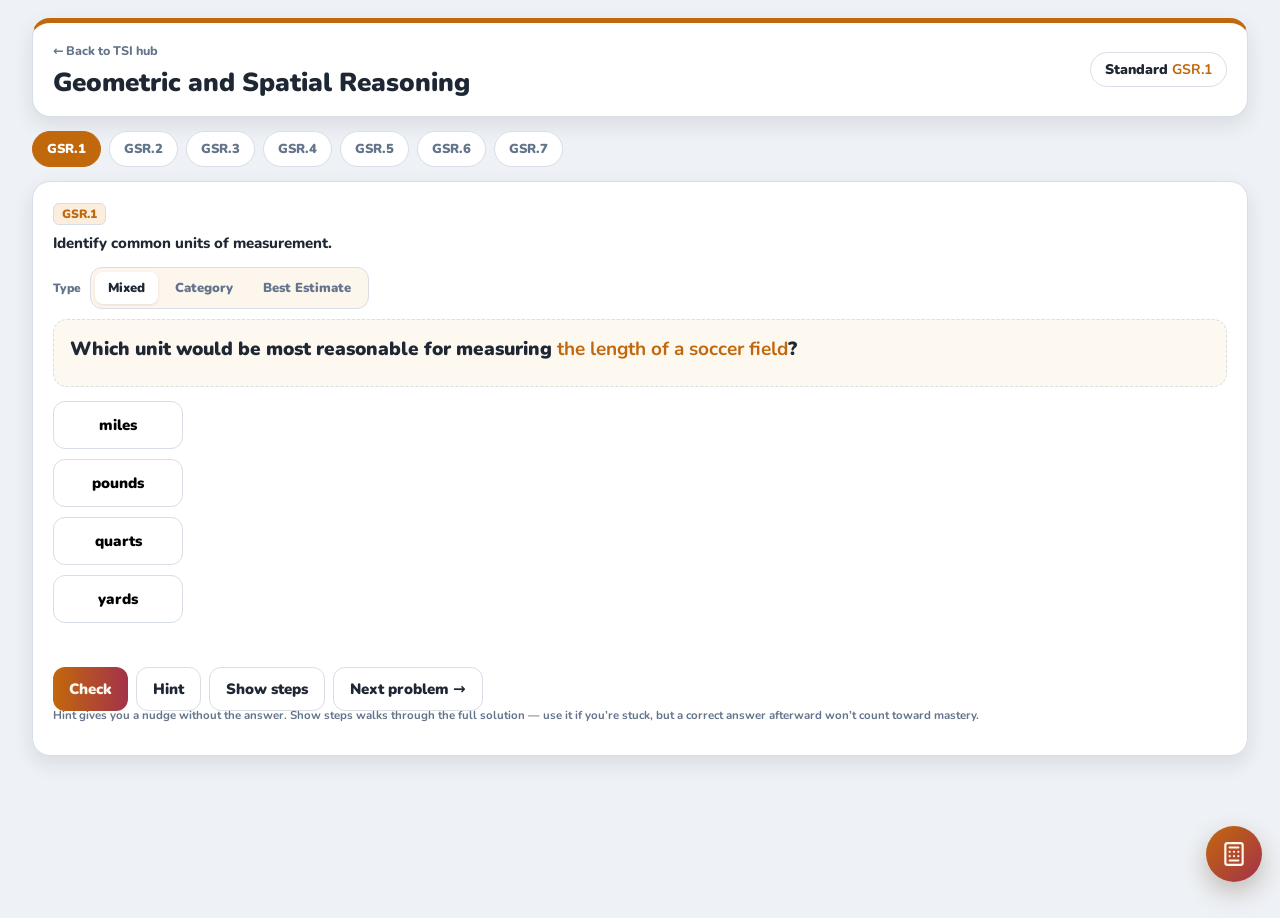
<file: apps/tsi-gsr.html>
<!DOCTYPE html>
<html lang="en">
<head>
<meta charset="utf-8" />
<meta name="viewport" content="width=device-width, initial-scale=1" />
<title>Geometric and Spatial Reasoning — TSI 2.0 Practice</title>
<link rel="stylesheet" href="../tsi-theme.css?v=20260913d">
</head>
<body>
<div class="wrap" style="--accent:#c2680c">

  <div class="modHdr">
    <div>
      <a class="back" href="../index.html">← Back to TSI hub</a>
      <h1>Geometric and Spatial Reasoning</h1>
    </div>
    <span class="pill">Standard <b id="curCode">—</b></span>
  </div>

  <div class="modTabs" id="tabs"></div>

  <div class="modCard" id="card"></div>

</div>

<script src="../portal-tsi.js?v=20260913e"></script>
<script src="../tsi-calculator.js?v=20260913"></script>
<script>
(function(){
  'use strict';
  var $ = function(s){ return document.querySelector(s); };
  var SECTION_ID = 'geo';

  /* =====================================================================
     SHARED BUILDING BLOCKS — ported verbatim from apps/tsi-psr.html per
     math_software_best_practices.md Part 0.3. See tsi_gsr_tweaking_log.md
     for the porting-status table. joinConstInt/firstVarTerm/joinVarTerm
     (AR-only variable-expression helpers) and relPickerHTML/choice2 are
     NOT ported — GSR never builds a linear expression string and choiceN
     below supersedes choice2 for every labeled-option control this file
     needs, same reasoning tsi-psr.html already gave for skipping them.
     ===================================================================== */

  /* ---------------- Part 3: rational engine ---------------- */
  var MIN = '\u2212';
  function gcd(a, b) { a = Math.abs(a); b = Math.abs(b); while (b) { var t = b; b = a % b; a = t; } return a || 1; }
  function R(n, d) { d = (d == null) ? 1 : d; if (d < 0) { n = -n; d = -d; } var g = gcd(n, d) || 1; return { n: n / g, d: d / g }; }
  function req(a, b) { return a.n === b.n && a.d === b.d; }
  function parseRat(s) {
    if (s == null) return null;
    // Strip $ and , before parsing \u2014 purely cosmetic characters a student
    // reasonably types for a money-context answer (e.g. "$1,234.56");
    // stripping them only ever makes parsing MORE permissive, never changes
    // the numeric meaning of an already-valid answer.
    var t = String(s).trim().replace(/\u2212/g, '-').replace(/[$,]/g, '');
    if (t === '') return null;
    if (/^-?\d+\s+\d+\/\d+$/.test(t)) {
      // mixed number, e.g. "1 3/4" or "-1 3/4" (= -(1 + 3/4), not -1 + 3/4)
      var negM = t[0] === '-';
      var bodyM = (negM ? t.slice(1) : t).trim();
      var mm = bodyM.match(/^(\d+)\s+(\d+)\/(\d+)$/);
      var whole = parseInt(mm[1], 10), numM = parseInt(mm[2], 10), denM = parseInt(mm[3], 10);
      if (denM === 0) return null;
      var totalM = whole * denM + numM;
      return R(negM ? -totalM : totalM, denM);
    }
    if (/^-?\d+\/\d+$/.test(t)) {
      var parts = t.split('/'); var d = parseInt(parts[1], 10);
      if (d === 0) return null;
      return R(parseInt(parts[0], 10), d);
    }
    if (/^-?\d+$/.test(t)) return R(parseInt(t, 10), 1);
    if (/^-?\d+\.\d+$/.test(t)) {
      var neg = t[0] === '-'; var abs = neg ? t.slice(1) : t;
      var pieces = abs.split('.'); var d2 = Math.pow(10, pieces[1].length);
      var n2 = parseInt(pieces[0] + pieces[1], 10);
      return R(neg ? -n2 : n2, d2);
    }
    return null;
  }

  /* ---------------- Part 3.1/3.2: sign-aware display helpers ---------------- */
  function fmtInt(v) { return v < 0 ? MIN + Math.abs(v) : String(v); }

  /* ---------------- random helpers ---------------- */
  function ri(lo, hi) { return lo + Math.floor(Math.random() * (hi - lo + 1)); }
  function nonZero(lo, hi) { var v; do { v = ri(lo, hi); } while (v === 0); return v; }
  function pick(arr) { return arr[ri(0, arr.length - 1)]; }

  /* ---------------- Part 2.1: shared floating keyboard ---------------- */
  var SHARED_KEYS = ['0','1','2','3','4','5','6','7','8','9','/','\u2212','.'];
  var sharedActiveInput = null;
  function buildSharedKbdGrid(pop) {
    var grid = pop.querySelector('.drKbdGrid'); grid.innerHTML = '';
    var extra = (grid.dataset.extra || '').split(',').filter(Boolean);
    SHARED_KEYS.concat(extra).forEach(function (k) {
      var b = document.createElement('button'); b.type = 'button';
      b.className = 'drKey' + (k.length > 1 ? ' drKeyWide' : ''); b.textContent = k;
      b.addEventListener('click', function () {
        var input = sharedActiveInput; if (!input) return;
        input.focus();
        var s = (input.selectionStart != null) ? input.selectionStart : input.value.length;
        var e2 = (input.selectionEnd != null) ? input.selectionEnd : input.value.length;
        input.value = input.value.slice(0, s) + k + input.value.slice(e2);
        var pos = s + k.length; input.setSelectionRange(pos, pos);
        input.dispatchEvent(new Event('input', { bubbles: true }));
      });
      grid.appendChild(b);
    });
    var bs = document.createElement('button'); bs.type = 'button'; bs.className = 'drKey wide'; bs.textContent = '\u232B';
    bs.addEventListener('click', function () {
      var input = sharedActiveInput; if (!input) return;
      input.focus();
      var s = (input.selectionStart != null) ? input.selectionStart : input.value.length;
      var e2 = (input.selectionEnd != null) ? input.selectionEnd : input.value.length;
      if (s === e2 && s > 0) { s = s - 1; }
      input.value = input.value.slice(0, s) + input.value.slice(e2);
      input.setSelectionRange(s, s);
      input.dispatchEvent(new Event('input', { bubbles: true }));
    });
    grid.appendChild(bs);
  }
  function closeKeyboards() {
    document.querySelectorAll('.drKbdPop').forEach(function (p) { p.style.display = 'none'; });
    document.querySelectorAll('.miniKbdBtn.active').forEach(function (b) { b.classList.remove('active'); });
  }
  var kbdDocWired = false;
  function ensureKbdDocWiring() {
    if (kbdDocWired) return; kbdDocWired = true;
    document.addEventListener('click', function (e) {
      if (e.target.closest('.drKbdPop') || e.target.closest('.drKbdBtn') || e.target.closest('.miniKbdBtn')) return;
      closeKeyboards();
    });
    document.addEventListener('keydown', function (e) { if (e.key === 'Escape') closeKeyboards(); });
    window.addEventListener('resize', closeKeyboards);
  }
  function placeKbd(pop, anchor) {
    var r = anchor.getBoundingClientRect(), margin = 8;
    var vw = document.documentElement.clientWidth, vh = window.innerHeight;
    pop.style.width = Math.min(Math.max(r.width, 240), 420) + 'px';
    var left = r.left, top = r.bottom + margin;
    if (left + pop.offsetWidth > vw - 10) left = vw - 10 - pop.offsetWidth;
    if (top + pop.offsetHeight > vh - 10) top = r.top - pop.offsetHeight - margin;
    pop.style.left = Math.max(6, left) + 'px'; pop.style.top = Math.max(6, top) + 'px';
  }
  function wireSharedKbd(scopeEl, btnId, popId) {
    var btn = document.getElementById(btnId), pop = document.getElementById(popId);
    if (!btn || !pop || !scopeEl) return;
    buildSharedKbdGrid(pop);
    sharedActiveInput = scopeEl.querySelector('input.in');
    if (!scopeEl._sharedKbdWired) {
      scopeEl._sharedKbdWired = true;
      scopeEl.addEventListener('focusin', function (e) {
        if (e.target && e.target.tagName === 'INPUT' && e.target.classList.contains('in')) sharedActiveInput = e.target;
      });
    }
    btn.addEventListener('click', function (e) {
      e.stopPropagation();
      var show = pop.style.display !== 'block';
      closeKeyboards();
      if (show) { pop.style.display = 'block'; placeKbd(pop, btn); btn.classList.add('active'); if (sharedActiveInput) sharedActiveInput.focus(); }
    });
    ensureKbdDocWiring();
  }
  function kbdSVG() {
    return '<svg viewBox="0 0 24 24" fill="none" stroke="currentColor" stroke-width="2">' +
      '<rect x="3" y="6" width="18" height="12" rx="2"></rect>' +
      '<path d="M7 10h2M11 10h2M15 10h2M5 14h14"></path></svg>';
  }
  function sharedKbdHTML(extraKeys) {
    return '<div>' +
      '<button type="button" class="miniKbdBtn" id="sharedKbdBtn" aria-label="Open keyboard">' + kbdSVG() + '<span>Keyboard</span></button>' +
      '<div class="drKbdPop" id="sharedKbdPop"><div class="drKbdGrid" data-extra="' + (extraKeys ? extraKeys.join(',') : '') + '"></div></div>' +
      '</div>';
  }

  /* ---------------- Part 2.2: segmented selector ---------------- */
  function seg(id, cur, opts) {
    var h = '<div class="drSeg" id="' + id + '" role="tablist">';
    opts.forEach(function (o) {
      h += '<button type="button" data-v="' + o[0] + '"' + (o[0] === cur ? ' class="active"' : '') + '>' + o[1] + '</button>';
    });
    return h + '</div>';
  }
  function segWrap(label, id, cur, opts) {
    return '<div style="display:flex;align-items:center;gap:8px;flex-wrap:wrap;margin-bottom:10px">' +
      '<span style="font-size:12px;font-weight:900;letter-spacing:.4px;color:var(--muted)">' + label + '</span>' +
      seg(id, cur, opts) + '</div>';
  }
  function wireSeg(id, cur, onChange) {
    var el = document.getElementById(id); if (!el) return;
    el.querySelectorAll('button').forEach(function (b) {
      b.addEventListener('click', function () { onChange(b.getAttribute('data-v')); });
    });
  }
  function stdTypeSelHTML(selId, curType, options) { return segWrap('Type', selId, curType, options); }
  function genericReveal(correct) {
    document.querySelectorAll('#answerArea input.in').forEach(function (el) { el.classList.add(correct ? 'right' : 'wrong'); });
  }

  /* ---------------- Part 3 extension (from QR/PSR): exact decimal formatting ---------------- */
  function ratToDecimalStr(r) {
    var d = r.d, n = r.n, twos = 0, fives = 0, dd = d;
    while (dd % 2 === 0) { dd /= 2; twos++; }
    while (dd % 5 === 0) { dd /= 5; fives++; }
    if (dd !== 1) return null;
    var k = Math.max(twos, fives);
    var mul = Math.pow(2, k - twos) * Math.pow(5, k - fives);
    var scaledN = n * mul;
    var neg = scaledN < 0; scaledN = Math.abs(scaledN);
    var s = String(scaledN);
    while (s.length <= k) s = '0' + s;
    var intPart = k === 0 ? s : s.slice(0, s.length - k);
    var fracPart = k === 0 ? '' : s.slice(s.length - k);
    return (neg ? '-' : '') + intPart + (k > 0 ? '.' + fracPart : '');
  }
  function fracHTML(n, d) {
    var neg = (n < 0) !== (d < 0);
    n = Math.abs(n); d = Math.abs(d);
    return (neg ? MIN : '') + '<span class="vfrac"><span>' + n + '</span><span>' + d + '</span></span>';
  }
  /* GSR-new: display a rational as a clean string (decimal if it terminates, else n/d) —
     used constantly across GSR for measurement answers that aren't always whole numbers. */
  function ratStr(r) {
    if (r.d === 1) return String(r.n);
    var dec = ratToDecimalStr(r);
    return dec !== null ? dec : (r.n + '/' + r.d);
  }
  function ratHTMLorInt(r) {
    if (r.d === 1) return fmtInt(r.n);
    var dec = ratToDecimalStr(r);
    return dec !== null ? (dec[0] === '-' ? MIN + dec.slice(1) : dec) : fracHTML(r.n, r.d);
  }

  /* ---------------- N-way choice control (Part 2.2 generalization, ported from tsi-psr.html) ---------------- */
  function choiceNHTML(id, options) {
    var btns = options.map(function (o) { return '<button type="button" data-c="' + o.v + '">' + o.label + '</button>'; }).join('');
    return '<div class="choiceN" id="' + id + '" role="group">' + btns + '</div>';
  }
  function wireChoiceN(hostId, setter) {
    var host = document.getElementById(hostId); if (!host) return;
    host.querySelectorAll('button').forEach(function (b) {
      b.addEventListener('click', function () {
        setter(b.getAttribute('data-c'));
        host.querySelectorAll('button').forEach(function (x) { x.classList.remove('sel'); });
        b.classList.add('sel');
      });
    });
  }
  function revealChoiceN(hostId, correctV) {
    var host = document.getElementById(hostId); if (!host) return;
    host.querySelectorAll('button').forEach(function (b) {
      b.disabled = true;
      if (b.getAttribute('data-c') === correctV) b.classList.add('right');
      else if (b.classList.contains('sel')) b.classList.add('wrong');
    });
  }

  /* =====================================================================
     GSR-new shared helpers
     ===================================================================== */

  /* ---------------- Pythagorean triples pool (primitive + common scaled) ----------------
     legs [a,b], hyp c. Used by GSR.6 (pythagorean/ratio kinds) and GSR.7
     (distance kind) so every "nice" right-triangle/coordinate-distance
     problem this file generates has an exact integer answer. */
  var PYTH_TRIPLES = [
    [3, 4, 5], [6, 8, 10], [9, 12, 15], [5, 12, 13], [10, 24, 26],
    [8, 15, 17], [7, 24, 25], [20, 21, 29], [9, 40, 41], [12, 16, 20],
    [15, 20, 25], [18, 24, 30]
  ];
  function pickTriple() {
    var t = pick(PYTH_TRIPLES);
    return Math.random() < 0.5 ? [t[0], t[1], t[2]] : [t[1], t[0], t[2]];
  }

  /* ---------------- epsilon-safe round-to-n-decimals ----------------
     Used only by GSR.6's 'solve' kind (genuine sin/cos/tan of a
     non-special angle is irrational) — see the design note in
     tsi_gsr_tweaking_log.md for why this is the one place in GSR that
     grades by matched-rounding instead of exact req(). */
  function roundTo(v, places) {
    var f = Math.pow(10, places);
    return Math.round((v + (v >= 0 ? 1e-9 : -1e-9)) * f) / f;
  }

  /* ---------------- PI_APPROX ----------------
     TSIA2-style problems specify "use 3.14 for pi" — treating 3.14 as an
     EXACT rational constant (157/50) rather than a floating approximation
     of the real pi means every circle/cylinder answer in this file stays
     an exact req() comparison like everywhere else, with zero tolerance
     windows needed. This is the key design decision that keeps GSR.4's
     circle/cylinder kinds consistent with the rest of the project instead
     of needing a second decimal-tolerance pattern beyond GSR.6's. */
  var PI_APPROX = R(314, 100);

  /* ---------------- unit conversion tables (GSR.1/GSR.3) ----------------
     Each unit's value expressed in terms of a fixed base unit for its
     category+system, so any from->to factor is an exact rational:
     answer = R(value * fromFactor, toFactor). */
  var UNIT_TABLES = {
    metric_length:   { base: 'meter', units: { millimeter: 1/1000, centimeter: 1/100, meter: 1, kilometer: 1000 } },
    customary_length:{ base: 'inch',  units: { inch: 1, foot: 12, yard: 36, mile: 63360 } },
    metric_weight:   { base: 'gram',  units: { milligram: 1/1000, gram: 1, kilogram: 1000 } },
    customary_weight:{ base: 'ounce', units: { ounce: 1, pound: 16, ton: 32000 } },
    metric_capacity: { base: 'liter', units: { milliliter: 1/1000, liter: 1 } },
    customary_capacity:{ base: 'cup', units: { cup: 1, pint: 2, quart: 4, gallon: 16 } },
    time:            { base: 'second',units: { second: 1, minute: 60, hour: 3600, day: 86400 } }
  };
  function unitFactorRatio(catKey, fromU, toU) {
    var t = UNIT_TABLES[catKey];
    var fNum = Math.round(t.units[fromU] * 1000), tNum = Math.round(t.units[toU] * 1000);
    return R(fNum, tNum); // multiply a "fromU" value by this to get "toU"
  }
  var UNIT_LABEL = {
    millimeter: 'millimeters (mm)', centimeter: 'centimeters (cm)', meter: 'meters (m)', kilometer: 'kilometers (km)',
    inch: 'inches (in)', foot: 'feet (ft)', yard: 'yards (yd)', mile: 'miles (mi)',
    milligram: 'milligrams (mg)', gram: 'grams (g)', kilogram: 'kilograms (kg)',
    ounce: 'ounces (oz)', pound: 'pounds (lb)', ton: 'tons',
    milliliter: 'milliliters (mL)', liter: 'liters (L)',
    cup: 'cups', pint: 'pints', quart: 'quarts', gallon: 'gallons',
    second: 'seconds', minute: 'minutes', hour: 'hours', day: 'days'
  };
  var UNIT_SHORT = {
    millimeter: 'mm', centimeter: 'cm', meter: 'm', kilometer: 'km',
    inch: 'in', foot: 'ft', yard: 'yd', mile: 'mi',
    milligram: 'mg', gram: 'g', kilogram: 'kg',
    ounce: 'oz', pound: 'lb', ton: 'tons',
    milliliter: 'mL', liter: 'L',
    cup: 'cups', pint: 'pints', quart: 'quarts', gallon: 'gal',
    second: 'sec', minute: 'min', hour: 'hr', day: 'days'
  };

  /* =====================================================================
     GSR-new geometry SVG builders (Part 2.5 extension — first real use
     for shape/diagram rendering, the way PSR's statistical charts were
     the first real use of Part 2.5 for data rendering). Every builder:
     fixed-pixel viewBox, pure string return, no DOM dependency, colors
     via var(--accent)/var(--ink)/var(--muted) so they inherit the page's
     own theme, per Part 2.5's rules to the letter.
     ===================================================================== */

  var GEO_INK = '#2a1f14', GEO_MUTED = '#8a7358', GEO_LINE = '#c9915a';

  /* ---------------- angle diagram (GSR.2 'classify') ---------------- */
  function angleSVG(deg) {
    var W = 260, H = 200, ox = 40, oy = 170, R0 = 130;
    var rad = deg * Math.PI / 180;
    var x2 = ox + R0 * Math.cos(rad), y2 = oy - R0 * Math.sin(rad);
    var arcR = 34;
    var largeArc = deg > 180 ? 1 : 0;
    var ax = ox + arcR * Math.cos(0), ay = oy - arcR * Math.sin(0);
    var bx = ox + arcR * Math.cos(rad), by = oy - arcR * Math.sin(rad);
    var midRad = deg > 180 ? (rad + 2 * Math.PI) / 2 : rad / 2;
    var lx = ox + (arcR + 18) * Math.cos(midRad), ly = oy - (arcR + 18) * Math.sin(midRad);
    var s = '<svg class="svgWrap" width="' + W + '" height="' + H + '" viewBox="0 0 ' + W + ' ' + H + '" xmlns="http://www.w3.org/2000/svg" role="img" aria-label="angle diagram">';
    s += '<line x1="' + ox + '" y1="' + oy + '" x2="' + (ox + R0) + '" y2="' + oy + '" stroke="' + GEO_INK + '" stroke-width="2.4"></line>';
    s += '<line x1="' + ox + '" y1="' + oy + '" x2="' + x2.toFixed(1) + '" y2="' + y2.toFixed(1) + '" stroke="' + GEO_INK + '" stroke-width="2.4"></line>';
    s += '<path d="M ' + ax.toFixed(1) + ' ' + ay.toFixed(1) + ' A ' + arcR + ' ' + arcR + ' 0 ' + largeArc + ' 0 ' + bx.toFixed(1) + ' ' + by.toFixed(1) + '" fill="none" stroke="var(--accent)" stroke-width="2"></path>';
    s += '<circle cx="' + ox + '" cy="' + oy + '" r="3" fill="' + GEO_INK + '"></circle>';
    s += '<text x="' + lx.toFixed(1) + '" y="' + ly.toFixed(1) + '" font-size="15" text-anchor="middle" fill="var(--accent)" font-weight="900">' + deg + '\u00b0</text>';
    s += '</svg>';
    return s;
  }

  /* ---------------- angle-pair diagram (GSR.2 'pairs') ----------------
     kind: 'complementary' | 'supplementary' | 'vertical' */
  function anglePairSVG(kind, deg1, deg2) {
    var W = 280, H = 190, ox = 140, oy = 165, R0 = 110;
    function ray(deg) {
      var rad = deg * Math.PI / 180;
      return { x: ox + R0 * Math.cos(rad), y: oy - R0 * Math.sin(rad) };
    }
    function arcLabel(startDeg, endDeg, r, txt, color) {
      var s1 = startDeg * Math.PI / 180, s2 = endDeg * Math.PI / 180;
      var p1 = { x: ox + r * Math.cos(s1), y: oy - r * Math.sin(s1) };
      var p2 = { x: ox + r * Math.cos(s2), y: oy - r * Math.sin(s2) };
      var large = (endDeg - startDeg) > 180 ? 1 : 0;
      var mid = (startDeg + endDeg) / 2 * Math.PI / 180;
      var lx = ox + (r + 16) * Math.cos(mid), ly = oy - (r + 16) * Math.sin(mid);
      return {
        path: '<path d="M ' + p1.x.toFixed(1) + ' ' + p1.y.toFixed(1) + ' A ' + r + ' ' + r + ' 0 ' + large + ' 0 ' + p2.x.toFixed(1) + ' ' + p2.y.toFixed(1) + '" fill="none" stroke="' + color + '" stroke-width="2"></path>',
        label: '<text x="' + lx.toFixed(1) + '" y="' + ly.toFixed(1) + '" font-size="13.5" text-anchor="middle" fill="' + color + '" font-weight="900">' + txt + '\u00b0</text>'
      };
    }
    var s = '<svg class="svgWrap" width="' + W + '" height="' + H + '" viewBox="0 0 ' + W + ' ' + H + '" xmlns="http://www.w3.org/2000/svg" role="img" aria-label="angle pair diagram">';
    if (kind === 'vertical') {
      var r1 = ray(deg1), r2 = ray(deg1 + 180), r3 = ray(deg1 + deg2), r4 = ray(deg1 + deg2 + 180);
      s += '<line x1="' + r1.x.toFixed(1) + '" y1="' + r1.y.toFixed(1) + '" x2="' + r2.x.toFixed(1) + '" y2="' + r2.y.toFixed(1) + '" stroke="' + GEO_INK + '" stroke-width="2.2"></line>';
      s += '<line x1="' + r3.x.toFixed(1) + '" y1="' + r3.y.toFixed(1) + '" x2="' + r4.x.toFixed(1) + '" y2="' + r4.y.toFixed(1) + '" stroke="' + GEO_INK + '" stroke-width="2.2"></line>';
      var a1 = arcLabel(deg1, deg1 + deg2, 30, deg1, 'var(--accent)');
      var a2 = arcLabel(deg1 + deg2, deg1 + 180, 30, deg2, GEO_MUTED);
      s += a1.path + a1.label + a2.path + a2.label;
      s += '<circle cx="' + ox + '" cy="' + oy + '" r="3" fill="' + GEO_INK + '"></circle>';
    } else {
      /* complementary (sum 90) or supplementary (sum 180): two adjacent
         angles sharing a ray, base ray fixed at 0 deg. */
      var base = ray(0), mid = ray(deg1), end = ray(deg1 + deg2);
      s += '<line x1="' + ox + '" y1="' + oy + '" x2="' + base.x.toFixed(1) + '" y2="' + base.y.toFixed(1) + '" stroke="' + GEO_INK + '" stroke-width="2.4"></line>';
      s += '<line x1="' + ox + '" y1="' + oy + '" x2="' + mid.x.toFixed(1) + '" y2="' + mid.y.toFixed(1) + '" stroke="' + GEO_INK + '" stroke-width="2.4"></line>';
      s += '<line x1="' + ox + '" y1="' + oy + '" x2="' + end.x.toFixed(1) + '" y2="' + end.y.toFixed(1) + '" stroke="' + GEO_INK + '" stroke-width="2.4"></line>';
      var b1 = arcLabel(0, deg1, 30, deg1, 'var(--accent)');
      var b2 = arcLabel(deg1, deg1 + deg2, 30, deg2, GEO_MUTED);
      s += b1.path + b1.label + b2.path + b2.label;
      s += '<circle cx="' + ox + '" cy="' + oy + '" r="3" fill="' + GEO_INK + '"></circle>';
    }
    s += '</svg>';
    return s;
  }

  /* ---------------- 2-D shape diagrams (GSR.4 perimeter/area) ---------------- */
  function rectangleSVG(w, h, wLabel, hLabel) {
    var W = 300, H = 220, pad = 50;
    var maxW = W - 2 * pad, maxH = H - 2 * pad - 20;
    var scale = Math.min(maxW / w, maxH / h);
    var rw = w * scale, rh = h * scale;
    var x0 = (W - rw) / 2, y0 = (H - rh) / 2 - 5;
    var s = '<svg class="svgWrap" width="' + W + '" height="' + H + '" viewBox="0 0 ' + W + ' ' + H + '" xmlns="http://www.w3.org/2000/svg" role="img" aria-label="rectangle diagram">';
    s += '<rect x="' + x0.toFixed(1) + '" y="' + y0.toFixed(1) + '" width="' + rw.toFixed(1) + '" height="' + rh.toFixed(1) + '" fill="var(--accent)" fill-opacity="0.14" stroke="var(--accent)" stroke-width="2.2"></rect>';
    s += '<text x="' + (x0 + rw / 2).toFixed(1) + '" y="' + (y0 + rh + 22).toFixed(1) + '" font-size="14" text-anchor="middle" fill="' + GEO_INK + '" font-weight="900">' + (wLabel || w) + '</text>';
    s += '<text x="' + (x0 - 14).toFixed(1) + '" y="' + (y0 + rh / 2).toFixed(1) + '" font-size="14" text-anchor="middle" fill="' + GEO_INK + '" font-weight="900" transform="rotate(-90 ' + (x0 - 14).toFixed(1) + ' ' + (y0 + rh / 2).toFixed(1) + ')">' + (hLabel || h) + '</text>';
    s += '</svg>';
    return s;
  }
  /* mode 'sides': schematic triangle with three side labels (perimeter, or GSR.5 congruent/similar).
     mode 'baseHeight': base along the bottom with a dashed internal altitude (area). */
  function triangleSVG(mode, vals) {
    var W = 300, H = 220;
    var Ax = 60, Ay = 190, Bx = 250, By = 190, Cx = 150, Cy = 45;
    var s = '<svg class="svgWrap" width="' + W + '" height="' + H + '" viewBox="0 0 ' + W + ' ' + H + '" xmlns="http://www.w3.org/2000/svg" role="img" aria-label="triangle diagram">';
    s += '<polygon points="' + Ax + ',' + Ay + ' ' + Bx + ',' + By + ' ' + Cx + ',' + Cy + '" fill="var(--accent)" fill-opacity="0.14" stroke="var(--accent)" stroke-width="2.2"></polygon>';
    if (mode === 'sides') {
      s += '<text x="' + ((Ax + Bx) / 2) + '" y="' + (Ay + 20) + '" font-size="13.5" text-anchor="middle" fill="' + GEO_INK + '" font-weight="900">' + vals.c + '</text>';
      s += '<text x="' + ((Ax + Cx) / 2 - 22) + '" y="' + ((Ay + Cy) / 2) + '" font-size="13.5" text-anchor="middle" fill="' + GEO_INK + '" font-weight="900">' + vals.b + '</text>';
      s += '<text x="' + ((Bx + Cx) / 2 + 22) + '" y="' + ((By + Cy) / 2) + '" font-size="13.5" text-anchor="middle" fill="' + GEO_INK + '" font-weight="900">' + vals.a + '</text>';
    } else {
      var fx = Cx;
      s += '<line x1="' + fx + '" y1="' + Cy + '" x2="' + fx + '" y2="' + Ay + '" stroke="' + GEO_MUTED + '" stroke-width="1.6" stroke-dasharray="4,3"></line>';
      s += '<rect x="' + (fx - 8) + '" y="' + (Ay - 8) + '" width="8" height="8" fill="none" stroke="' + GEO_MUTED + '" stroke-width="1.4"></rect>';
      s += '<text x="' + ((Ax + Bx) / 2) + '" y="' + (Ay + 20) + '" font-size="13.5" text-anchor="middle" fill="' + GEO_INK + '" font-weight="900">base = ' + vals.base + '</text>';
      s += '<text x="' + (fx + 12) + '" y="' + ((Cy + Ay) / 2) + '" font-size="13.5" text-anchor="start" fill="var(--accent)" font-weight="900">height = ' + vals.height + '</text>';
    }
    s += '</svg>';
    return s;
  }
  function parallelogramSVG(base, height, side) {
    var W = 300, H = 220;
    var Ax = 55, Ay = 185, Bx = 215, By = 185, shift = 55, Cx = Bx - shift, Cy = 55, Dx = Ax - shift, Dy = 55;
    var s = '<svg class="svgWrap" width="' + W + '" height="' + H + '" viewBox="0 0 ' + W + ' ' + H + '" xmlns="http://www.w3.org/2000/svg" role="img" aria-label="parallelogram diagram">';
    s += '<polygon points="' + Ax + ',' + Ay + ' ' + Bx + ',' + By + ' ' + Cx + ',' + Cy + ' ' + Dx + ',' + Dy + '" fill="var(--accent)" fill-opacity="0.14" stroke="var(--accent)" stroke-width="2.2"></polygon>';
    s += '<line x1="' + Dx + '" y1="' + Dy + '" x2="' + Dx + '" y2="' + Ay + '" stroke="' + GEO_MUTED + '" stroke-width="1.6" stroke-dasharray="4,3"></line>';
    s += '<rect x="' + (Dx - 8) + '" y="' + (Ay - 8) + '" width="8" height="8" fill="none" stroke="' + GEO_MUTED + '" stroke-width="1.4"></rect>';
    s += '<text x="' + ((Ax + Bx) / 2) + '" y="' + (Ay + 20) + '" font-size="13.5" text-anchor="middle" fill="' + GEO_INK + '" font-weight="900">base = ' + base + '</text>';
    s += '<text x="' + (Dx - 12) + '" y="' + ((Dy + Ay) / 2) + '" font-size="13.5" text-anchor="end" fill="var(--accent)" font-weight="900">height = ' + height + '</text>';
    s += '<text x="' + ((Bx + Cx) / 2 + 16) + '" y="' + ((By + Cy) / 2) + '" font-size="13.5" text-anchor="start" fill="' + GEO_INK + '" font-weight="900">' + side + '</text>';
    s += '</svg>';
    return s;
  }
  function trapezoidSVG(b1, b2, height, leftSide, rightSide) {
    var W = 300, H = 220;
    var Ax = 60, Ay = 185, Bx = 240, By = 185, inset = 40, Cx = Bx - inset, Cy = 55, Dx = Ax + inset, Dy = 55;
    var s = '<svg class="svgWrap" width="' + W + '" height="' + H + '" viewBox="0 0 ' + W + ' ' + H + '" xmlns="http://www.w3.org/2000/svg" role="img" aria-label="trapezoid diagram">';
    s += '<polygon points="' + Ax + ',' + Ay + ' ' + Bx + ',' + By + ' ' + Cx + ',' + Cy + ' ' + Dx + ',' + Dy + '" fill="var(--accent)" fill-opacity="0.14" stroke="var(--accent)" stroke-width="2.2"></polygon>';
    s += '<line x1="' + Dx + '" y1="' + Dy + '" x2="' + Dx + '" y2="' + Ay + '" stroke="' + GEO_MUTED + '" stroke-width="1.6" stroke-dasharray="4,3"></line>';
    s += '<rect x="' + (Dx - 8) + '" y="' + (Ay - 8) + '" width="8" height="8" fill="none" stroke="' + GEO_MUTED + '" stroke-width="1.4"></rect>';
    s += '<text x="' + ((Ax + Bx) / 2) + '" y="' + (Ay + 20) + '" font-size="13.5" text-anchor="middle" fill="' + GEO_INK + '" font-weight="900">b\u2081 = ' + b1 + '</text>';
    s += '<text x="' + ((Cx + Dx) / 2) + '" y="' + (Cy - 10) + '" font-size="13.5" text-anchor="middle" fill="' + GEO_INK + '" font-weight="900">b\u2082 = ' + b2 + '</text>';
    s += '<text x="' + (Dx - 12) + '" y="' + ((Dy + Ay) / 2) + '" font-size="13.5" text-anchor="end" fill="var(--accent)" font-weight="900">h = ' + height + '</text>';
    s += '<text x="' + ((Ax + Dx) / 2 - 14) + '" y="' + ((Ay + Dy) / 2) + '" font-size="12.5" text-anchor="middle" fill="' + GEO_MUTED + '" font-weight="800">' + leftSide + '</text>';
    s += '<text x="' + ((Bx + Cx) / 2 + 14) + '" y="' + ((By + Cy) / 2) + '" font-size="12.5" text-anchor="middle" fill="' + GEO_MUTED + '" font-weight="800">' + rightSide + '</text>';
    s += '</svg>';
    return s;
  }
  function circleSVG(r, labelText) {
    var W = 260, H = 220, cx = 130, cy = 110, R0 = 85;
    var s = '<svg class="svgWrap" width="' + W + '" height="' + H + '" viewBox="0 0 ' + W + ' ' + H + '" xmlns="http://www.w3.org/2000/svg" role="img" aria-label="circle diagram">';
    s += '<circle cx="' + cx + '" cy="' + cy + '" r="' + R0 + '" fill="var(--accent)" fill-opacity="0.14" stroke="var(--accent)" stroke-width="2.2"></circle>';
    s += '<line x1="' + cx + '" y1="' + cy + '" x2="' + (cx + R0) + '" y2="' + cy + '" stroke="' + GEO_INK + '" stroke-width="2"></line>';
    s += '<circle cx="' + cx + '" cy="' + cy + '" r="2.6" fill="' + GEO_INK + '"></circle>';
    s += '<text x="' + (cx + R0 / 2) + '" y="' + (cy - 8) + '" font-size="14" text-anchor="middle" fill="' + GEO_INK + '" font-weight="900">' + (labelText || r) + '</text>';
    s += '</svg>';
    return s;
  }
  /* pseudo-3D rectangular prism (l x w x h) */
  function rectPrismSVG(l, w, h) {
    var W = 300, H = 230, ox = 90, oy = 175, sk = 40;
    var maxDim = Math.max(l, w, h);
    var sc = Math.min(150 / maxDim, 100 / maxDim) * 1.0;
    var lp = Math.max(30, l * sc * 0.9), hp = Math.max(30, h * sc * 0.9), wp = Math.max(20, w * sc * 0.55);
    var x0 = ox, y0 = oy;
    var s = '<svg class="svgWrap" width="' + W + '" height="' + H + '" viewBox="0 0 ' + W + ' ' + H + '" xmlns="http://www.w3.org/2000/svg" role="img" aria-label="rectangular prism diagram">';
    /* front face */
    var fx0 = x0, fy0 = y0 - hp, fx1 = x0 + lp, fy1 = y0;
    s += '<polygon points="' + fx0 + ',' + fy0 + ' ' + fx1 + ',' + fy0 + ' ' + fx1 + ',' + fy1 + ' ' + fx0 + ',' + fy1 + '" fill="var(--accent)" fill-opacity="0.22" stroke="var(--accent)" stroke-width="2"></polygon>';
    /* top face (parallelogram) */
    s += '<polygon points="' + fx0 + ',' + fy0 + ' ' + (fx0 + wp) + ',' + (fy0 - wp * 0.55) + ' ' + (fx1 + wp) + ',' + (fy0 - wp * 0.55) + ' ' + fx1 + ',' + fy0 + '" fill="var(--accent)" fill-opacity="0.36" stroke="var(--accent)" stroke-width="2"></polygon>';
    /* side face (parallelogram) */
    s += '<polygon points="' + fx1 + ',' + fy0 + ' ' + (fx1 + wp) + ',' + (fy0 - wp * 0.55) + ' ' + (fx1 + wp) + ',' + (fy1 - wp * 0.55) + ' ' + fx1 + ',' + fy1 + '" fill="var(--accent)" fill-opacity="0.28" stroke="var(--accent)" stroke-width="2"></polygon>';
    s += '<text x="' + ((fx0 + fx1) / 2) + '" y="' + (fy1 + 20) + '" font-size="13.5" text-anchor="middle" fill="' + GEO_INK + '" font-weight="900">l = ' + l + '</text>';
    s += '<text x="' + (fx0 - 12) + '" y="' + ((fy0 + fy1) / 2) + '" font-size="13.5" text-anchor="end" fill="' + GEO_INK + '" font-weight="900">h = ' + h + '</text>';
    s += '<text x="' + (fx1 + wp / 2 + 8) + '" y="' + (fy1 - wp * 0.28 + 14) + '" font-size="13.5" text-anchor="start" fill="var(--accent)" font-weight="900">w = ' + w + '</text>';
    s += '</svg>';
    return s;
  }
  /* pseudo-3D cylinder */
  function cylinderSVG(r, h) {
    var W = 260, H = 230, cx = 130, ellipseRy = 18;
    var sc = Math.min(80 / r, 140 / h);
    var Rr = Math.max(45, r * sc * 0.6), Hh = Math.max(60, h * sc * 0.7);
    var topY = 55, botY = topY + Hh;
    var s = '<svg class="svgWrap" width="' + W + '" height="' + H + '" viewBox="0 0 ' + W + ' ' + H + '" xmlns="http://www.w3.org/2000/svg" role="img" aria-label="cylinder diagram">';
    s += '<rect x="' + (cx - Rr) + '" y="' + topY + '" width="' + (2 * Rr) + '" height="' + Hh + '" fill="var(--accent)" fill-opacity="0.16" stroke="var(--accent)" stroke-width="0"></rect>';
    s += '<line x1="' + (cx - Rr) + '" y1="' + topY + '" x2="' + (cx - Rr) + '" y2="' + botY + '" stroke="var(--accent)" stroke-width="2"></line>';
    s += '<line x1="' + (cx + Rr) + '" y1="' + topY + '" x2="' + (cx + Rr) + '" y2="' + botY + '" stroke="var(--accent)" stroke-width="2"></line>';
    s += '<ellipse cx="' + cx + '" cy="' + botY + '" rx="' + Rr + '" ry="' + ellipseRy + '" fill="var(--accent)" fill-opacity="0.22" stroke="var(--accent)" stroke-width="2"></ellipse>';
    s += '<path d="M ' + (cx - Rr) + ' ' + topY + ' A ' + Rr + ' ' + ellipseRy + ' 0 0 0 ' + (cx + Rr) + ' ' + topY + '" fill="none" stroke="var(--accent)" stroke-width="2"></path>';
    s += '<path d="M ' + (cx - Rr) + ' ' + topY + ' A ' + Rr + ' ' + ellipseRy + ' 0 0 1 ' + (cx + Rr) + ' ' + topY + '" fill="var(--accent)" fill-opacity="0.3" stroke="var(--accent)" stroke-width="2"></path>';
    s += '<line x1="' + cx + '" y1="' + topY + '" x2="' + (cx + Rr) + '" y2="' + topY + '" stroke="' + GEO_INK + '" stroke-width="1.6"></line>';
    s += '<text x="' + (cx + Rr / 2) + '" y="' + (topY - 6) + '" font-size="13" text-anchor="middle" fill="' + GEO_INK + '" font-weight="900">r = ' + r + '</text>';
    s += '<text x="' + (cx + Rr + 12) + '" y="' + ((topY + botY) / 2) + '" font-size="13" text-anchor="start" fill="var(--accent)" font-weight="900">h = ' + h + '</text>';
    s += '</svg>';
    return s;
  }

  /* ---------------- regular polygon (GSR.5 'symmetry' bank) ---------------- */
  function regularPolygonSVG(sides) {
    var W = 220, H = 200, cx = 110, cy = 100, R0 = 80;
    var pts = [];
    for (var i = 0; i < sides; i++) {
      var a = -Math.PI / 2 + i * 2 * Math.PI / sides;
      pts.push((cx + R0 * Math.cos(a)).toFixed(1) + ',' + (cy + R0 * Math.sin(a)).toFixed(1));
    }
    return '<svg class="svgWrap" width="' + W + '" height="' + H + '" viewBox="0 0 ' + W + ' ' + H + '" xmlns="http://www.w3.org/2000/svg" role="img" aria-label="polygon">' +
      '<polygon points="' + pts.join(' ') + '" fill="var(--accent)" fill-opacity="0.16" stroke="var(--accent)" stroke-width="2.2"></polygon></svg>';
  }

  /* ---------------- right triangle (GSR.6) ----------------
     Right angle always at the leg1/leg2 corner (bottom-left). opts.angleAt
     'leg1end' puts the labeled acute angle at the far end of leg1 (bottom
     right); 'leg2end' puts it at the top (far end of leg2). */
  function rightTriangleSVG(leg1, leg2, hyp, opts) {
    opts = opts || {};
    var W = 300, H = 230;
    var Ax = 55, Ay = 190;          // right-angle vertex
    var maxLeg = Math.max(leg1, leg2);
    var sc = Math.min(190 / leg1, 140 / leg2);
    var l1 = leg1 * sc, l2 = leg2 * sc;
    var Bx = Ax + l1, By = Ay;      // end of leg1 (horizontal)
    var Cx = Ax, Cy = Ay - l2;      // end of leg2 (vertical)
    var s = '<svg class="svgWrap" width="' + W + '" height="' + H + '" viewBox="0 0 ' + W + ' ' + H + '" xmlns="http://www.w3.org/2000/svg" role="img" aria-label="right triangle diagram">';
    s += '<polygon points="' + Ax + ',' + Ay + ' ' + Bx + ',' + By + ' ' + Cx + ',' + Cy + '" fill="var(--accent)" fill-opacity="0.14" stroke="var(--accent)" stroke-width="2.2"></polygon>';
    s += '<rect x="' + Ax + '" y="' + (Ay - 12) + '" width="12" height="12" fill="none" stroke="' + GEO_INK + '" stroke-width="1.6"></rect>';
    s += '<text x="' + ((Ax + Bx) / 2) + '" y="' + (Ay + 20) + '" font-size="13.5" text-anchor="middle" fill="' + GEO_INK + '" font-weight="900">' + (opts.leg1Label != null ? opts.leg1Label : leg1) + '</text>';
    s += '<text x="' + (Ax - 14) + '" y="' + ((Ay + Cy) / 2) + '" font-size="13.5" text-anchor="end" fill="' + GEO_INK + '" font-weight="900">' + (opts.leg2Label != null ? opts.leg2Label : leg2) + '</text>';
    s += '<text x="' + ((Bx + Cx) / 2 + 16) + '" y="' + ((By + Cy) / 2 - 4) + '" font-size="13.5" text-anchor="start" fill="var(--accent)" font-weight="900">' + (opts.hypLabel != null ? opts.hypLabel : hyp) + '</text>';
    if (opts.angleAt === 'leg1end') {
      s += '<text x="' + (Bx - 30) + '" y="' + (By - 10) + '" font-size="15" text-anchor="middle" fill="' + GEO_MUTED + '" font-weight="900">' + opts.angleLabel + '</text>';
    } else if (opts.angleAt === 'leg2end') {
      s += '<text x="' + (Cx + 22) + '" y="' + (Cy + 16) + '" font-size="15" text-anchor="middle" fill="' + GEO_MUTED + '" font-weight="900">' + opts.angleLabel + '</text>';
    }
    s += '</svg>';
    return s;
  }

  /* ---------------- coordinate grid plotter (GSR.5 transformations / GSR.7 coordinate geometry) ----------------
     One shared, parameterized grid renderer rather than four near-duplicate
     ones — same "one source of truth" instinct as PSR's shared
     generateCategoricalData(). bounds:{lo,hi} applies to both axes
     (square grid). opts.polygons:[{pts:[[x,y]...], color, dashed}],
     opts.points:[{x,y,label,color}], opts.segments:[{x1,y1,x2,y2,dashed,color}]. */
  function coordGridSVG(bounds, opts) {
    opts = opts || {};
    var lo = bounds.lo, hi = bounds.hi;
    var W = 300, H = 300, pad = 24;
    var span = hi - lo;
    var plot = W - 2 * pad;
    var scale = plot / span;
    function X(x) { return pad + (x - lo) * scale; }
    function Y(y) { return H - pad - (y - lo) * scale; }
    var s = '<svg class="svgWrap" width="' + W + '" height="' + H + '" viewBox="0 0 ' + W + ' ' + H + '" xmlns="http://www.w3.org/2000/svg" role="img" aria-label="coordinate grid">';
    for (var g = Math.ceil(lo); g <= hi; g++) {
      var gx = X(g), gy = Y(g);
      s += '<line x1="' + gx.toFixed(1) + '" y1="' + pad + '" x2="' + gx.toFixed(1) + '" y2="' + (H - pad) + '" stroke="#ecdcc0" stroke-width="1"></line>';
      s += '<line x1="' + pad + '" y1="' + gy.toFixed(1) + '" x2="' + (W - pad) + '" y2="' + gy.toFixed(1) + '" stroke="#ecdcc0" stroke-width="1"></line>';
    }
    s += '<line x1="' + X(lo).toFixed(1) + '" y1="' + Y(0).toFixed(1) + '" x2="' + X(hi).toFixed(1) + '" y2="' + Y(0).toFixed(1) + '" stroke="' + GEO_MUTED + '" stroke-width="1.6"></line>';
    s += '<line x1="' + X(0).toFixed(1) + '" y1="' + Y(lo).toFixed(1) + '" x2="' + X(0).toFixed(1) + '" y2="' + Y(hi).toFixed(1) + '" stroke="' + GEO_MUTED + '" stroke-width="1.6"></line>';
    (opts.segments || []).forEach(function (sg) {
      s += '<line x1="' + X(sg.x1).toFixed(1) + '" y1="' + Y(sg.y1).toFixed(1) + '" x2="' + X(sg.x2).toFixed(1) + '" y2="' + Y(sg.y2).toFixed(1) + '" stroke="' + (sg.color || GEO_MUTED) + '" stroke-width="1.8"' + (sg.dashed ? ' stroke-dasharray="4,3"' : '') + '></line>';
    });
    (opts.polygons || []).forEach(function (poly) {
      var pts = poly.pts.map(function (p) { return X(p[0]).toFixed(1) + ',' + Y(p[1]).toFixed(1); }).join(' ');
      var tag = poly.pts.length > 2 ? 'polygon' : 'line';
      if (tag === 'polygon') {
        s += '<polygon points="' + pts + '" fill="' + (poly.color || 'var(--accent)') + '" fill-opacity="0.18" stroke="' + (poly.color || 'var(--accent)') + '" stroke-width="2"' + (poly.dashed ? ' stroke-dasharray="4,3"' : '') + '></polygon>';
      }
      poly.pts.forEach(function (p) {
        s += '<circle cx="' + X(p[0]).toFixed(1) + '" cy="' + Y(p[1]).toFixed(1) + '" r="3" fill="' + (poly.color || 'var(--accent)') + '"></circle>';
      });
    });
    (opts.points || []).forEach(function (p) {
      s += '<circle cx="' + X(p.x).toFixed(1) + '" cy="' + Y(p.y).toFixed(1) + '" r="4.5" fill="' + (p.color || 'var(--accent)') + '"></circle>';
      if (p.label) s += '<text x="' + (X(p.x) + 8).toFixed(1) + '" y="' + (Y(p.y) - 8).toFixed(1) + '" font-size="12.5" fill="' + GEO_INK + '" font-weight="900">' + p.label + '</text>';
    });
    s += '</svg>';
    return s;
  }

  /* ---------------- grid-square estimation diagram (GSR.4 'estimate') ----------------
     An irregular but fully-connected region built from whole unit cells
     (a random-walk polyomino), so "estimate by counting squares" always
     has an exact, unambiguous integer answer — see the design note in
     tsi_gsr_tweaking_log.md for why partial/half cells were left out of
     this first pass. */
  function gridEstimateSVG(cells, cols, rows) {
    var CELL = 34, pad = 10;
    var W = cols * CELL + 2 * pad, H = rows * CELL + 2 * pad;
    var set = {}; cells.forEach(function (c) { set[c[0] + ',' + c[1]] = true; });
    var s = '<svg class="svgWrap" width="' + W + '" height="' + H + '" viewBox="0 0 ' + W + ' ' + H + '" xmlns="http://www.w3.org/2000/svg" role="img" aria-label="grid estimation diagram">';
    for (var r = 0; r < rows; r++) {
      for (var c = 0; c < cols; c++) {
        var x = pad + c * CELL, y = pad + r * CELL;
        var on = !!set[c + ',' + r];
        s += '<rect x="' + x + '" y="' + y + '" width="' + CELL + '" height="' + CELL + '" fill="' + (on ? 'var(--accent)' : '#fff') + '" fill-opacity="' + (on ? '0.42' : '1') + '" stroke="#ecdcc0" stroke-width="1"></rect>';
      }
    }
    s += '</svg>';
    return s;
  }

  /* ---------------- shuffle (Fisher-Yates), first needed by GSR (GSR.1 distractor
     order, GSR.5 congruent/similar side-list order) — same situation PSR was in
     versus AR/QR, per Part 6 #10 don't-port-unused-helpers reasoning. ---------------- */
  function shuffle(arr) { var a = arr.slice(); for (var i = a.length - 1; i > 0; i--) { var j = ri(0, i); var t = a[i]; a[i] = a[j]; a[j] = t; } return a; }

  /* =====================================================================
     GSR.1 — Identify common units of measurement.
     ===================================================================== */
  var GSR1_CATS = ['length', 'weight', 'capacity', 'temp', 'time'];
  var GSR1_CAT_LABEL = { length: 'Length', weight: 'Weight or Mass', capacity: 'Capacity or Volume', temp: 'Temperature', time: 'Time' };
  var GSR1_UNIT_POOL = [
    { name: 'inch', cat: 'length' }, { name: 'foot', cat: 'length' }, { name: 'yard', cat: 'length' }, { name: 'mile', cat: 'length' },
    { name: 'centimeter', cat: 'length' }, { name: 'meter', cat: 'length' }, { name: 'kilometer', cat: 'length' }, { name: 'millimeter', cat: 'length' },
    { name: 'ounce', cat: 'weight' }, { name: 'pound', cat: 'weight' }, { name: 'ton', cat: 'weight' }, { name: 'gram', cat: 'weight' }, { name: 'kilogram', cat: 'weight' }, { name: 'milligram', cat: 'weight' },
    { name: 'cup', cat: 'capacity' }, { name: 'pint', cat: 'capacity' }, { name: 'quart', cat: 'capacity' }, { name: 'gallon', cat: 'capacity' }, { name: 'fluid ounce', cat: 'capacity' }, { name: 'milliliter', cat: 'capacity' }, { name: 'liter', cat: 'capacity' },
    { name: 'degree Fahrenheit', cat: 'temp' }, { name: 'degree Celsius', cat: 'temp' },
    { name: 'second', cat: 'time' }, { name: 'minute', cat: 'time' }, { name: 'hour', cat: 'time' }, { name: 'day', cat: 'time' }
  ];
  var GSR1_SCENARIOS = [
    { desc: 'the width of a paperback book', correct: 'inches', distractors: ['miles', 'gallons', 'tons'] },
    { desc: 'the height of a classroom door', correct: 'feet', distractors: ['miles', 'ounces', 'liters'] },
    { desc: 'the length of a soccer field', correct: 'yards', distractors: ['miles', 'quarts', 'pounds'] },
    { desc: 'the distance between two cities', correct: 'miles', distractors: ['inches', 'cups', 'ounces'] },
    { desc: 'the weight of an apple', correct: 'ounces', distractors: ['tons', 'liters', 'feet'] },
    { desc: 'the weight of a bag of flour', correct: 'pounds', distractors: ['tons', 'milliliters', 'inches'] },
    { desc: 'the weight of a loaded pickup truck', correct: 'tons', distractors: ['ounces', 'milliliters', 'inches'] },
    { desc: 'the amount of medicine in a spoon', correct: 'milliliters', distractors: ['gallons', 'pounds', 'miles'] },
    { desc: 'the capacity of a coffee mug', correct: 'cups', distractors: ['gallons', 'tons', 'miles'] },
    { desc: 'the amount of gas in a car\u2019s tank', correct: 'gallons', distractors: ['ounces', 'miles', 'degrees'] },
    { desc: 'the temperature of a summer afternoon', correct: 'degrees Fahrenheit', distractors: ['pounds', 'liters', 'feet'] },
    { desc: 'the time it takes to boil an egg', correct: 'minutes', distractors: ['miles', 'pounds', 'liters'] },
    { desc: 'the length of a marathon race', correct: 'miles', distractors: ['inches', 'cups', 'grams'] },
    { desc: 'the weight of a small dog', correct: 'pounds', distractors: ['tons', 'liters', 'feet'] },
    { desc: 'the thickness of a phone', correct: 'millimeters', distractors: ['kilometers', 'liters', 'kilograms'] },
    { desc: 'the amount of water in a swimming pool', correct: 'gallons', distractors: ['pounds', 'feet', 'degrees'] }
  ];
  function genGSR1_category() {
    var u = pick(GSR1_UNIT_POOL);
    return { kind: 'category', unit: u, answer: u.cat };
  }
  function genGSR1_appropriate() {
    var sc = pick(GSR1_SCENARIOS);
    var opts = shuffle([sc.correct].concat(sc.distractors));
    return { kind: 'appropriate', scenario: sc, opts: opts, answer: sc.correct };
  }
  function genGSR1(mode) {
    var kind = mode === 'mixed' ? pick(['category', 'appropriate']) : mode;
    var p = (kind === 'category') ? genGSR1_category() : genGSR1_appropriate();
    p.stdType = kind;
    return p;
  }
  function GSR1Prompt(p) {
    if (p.kind === 'category') {
      return '<div class="qQuestion">What does a <b style="color:var(--accent)">' + p.unit.name + '</b> primarily measure?</div>';
    }
    return '<div class="qQuestion">Which unit would be most reasonable for measuring <b style="color:var(--accent)">' + p.scenario.desc + '</b>?</div>';
  }
  function GSR1AnswerHTML(p) {
    if (p.kind === 'category') {
      var opts = GSR1_CATS.map(function (c) { return { v: c, label: GSR1_CAT_LABEL[c] }; });
      return choiceNHTML('gsr1Choice', opts);
    }
    var opts2 = p.opts.map(function (u) { return { v: u, label: u }; });
    return choiceNHTML('gsr1Choice', opts2);
  }
  function GSR1Check(p, ans) { if (!ans) return false; return ans.c === p.answer; }
  function GSR1Hints(p) {
    if (p.kind === 'category') return '<p>Think about what kind of quantity this unit describes: how long/far, how heavy, how much liquid it holds, how hot it is, or how much time passes.</p>';
    return '<p>Picture the actual size of the thing being measured, then think about which unit would give a reasonably-sized number \u2014 not a tiny fraction and not a huge one.</p>';
  }
  function GSR1Steps(p) {
    if (p.kind === 'category') {
      return '<ol class="stepList"><li>A ' + p.unit.name + ' is a unit of ' + GSR1_CAT_LABEL[p.answer].toLowerCase() + '.</li></ol>';
    }
    return '<ol class="stepList"><li>' + p.scenario.desc.charAt(0).toUpperCase() + p.scenario.desc.slice(1) + ' is best measured in <b>' + p.answer + '</b> \u2014 the other choices would give an unreasonably large or small number for this situation.</li></ol>';
  }

  /* =====================================================================
     GSR.2 — Identify and define types of angles.
     ===================================================================== */
  function classifyAngle(deg) {
    if (deg === 90) return 'right';
    if (deg === 180) return 'straight';
    if (deg < 90) return 'acute';
    if (deg < 180) return 'obtuse';
    return 'reflex';
  }
  var GSR2_ANGLE_LABEL = { acute: 'Acute', right: 'Right', obtuse: 'Obtuse', straight: 'Straight', reflex: 'Reflex' };
  function genGSR2_classify() {
    var bucket = pick(['acute', 'right', 'obtuse', 'straight', 'reflex']);
    var deg;
    if (bucket === 'acute') deg = ri(10, 85);
    else if (bucket === 'right') deg = 90;
    else if (bucket === 'obtuse') deg = ri(95, 175);
    else if (bucket === 'straight') deg = 180;
    else deg = ri(185, 350);
    return { kind: 'classify', deg: deg, answer: classifyAngle(deg) };
  }
  var GSR2_PAIR_LABEL = { complementary: 'Complementary', supplementary: 'Supplementary', vertical: 'Vertical' };
  function genGSR2_pairs() {
    var relation = pick(['complementary', 'supplementary', 'vertical']);
    var ask = pick(['value', 'name']);
    if (relation === 'vertical') {
      var d1 = ri(20, 160), d2 = ri(10, Math.max(10, 179 - d1));
      var giveVertical = Math.random() < 0.5;
      var known = d1, target = d1; /* vertical angle equals the known one */
      return { kind: 'pairs', relation: relation, ask: 'value', deg1: d1, deg2: d2, known: known, answer: R(known, 1) };
    }
    var sum = relation === 'complementary' ? 90 : 180;
    var a = relation === 'complementary' ? ri(10, 80) : ri(10, 170);
    var b = sum - a;
    if (ask === 'name') {
      var opts3 = ['complementary', 'supplementary', 'vertical'];
      return { kind: 'pairs', relation: relation, ask: 'name', deg1: a, deg2: b, answer: relation };
    }
    return { kind: 'pairs', relation: relation, ask: 'value', deg1: a, deg2: b, known: a, answer: R(b, 1) };
  }
  function genGSR2(mode) {
    var kind = mode === 'mixed' ? pick(['classify', 'pairs']) : mode;
    var p = (kind === 'classify') ? genGSR2_classify() : genGSR2_pairs();
    p.stdType = kind;
    return p;
  }
  var GSR2_PAIR_OPTIONS = [{ v: 'complementary', label: 'Complementary' }, { v: 'supplementary', label: 'Supplementary' }, { v: 'vertical', label: 'Vertical' }];
  function GSR2Prompt(p) {
    if (p.kind === 'classify') {
      return '<div class="qQuestion">Classify the angle shown below.</div>' + angleSVG(p.deg);
    }
    if (p.relation === 'vertical') {
      return '<div class="qQuestion">The two lines below intersect, forming two pairs of vertical angles.</div>' +
        anglePairSVG('vertical', p.deg1, p.deg2) +
        '<div class="qQuestion" style="margin-top:10px">The ' + p.deg1 + '\u00b0 angle\u2019s <b style="color:var(--accent)">vertical angle</b> (directly across the intersection) measures how many degrees?</div>';
    }
    var chart = anglePairSVG(p.relation, p.deg1, p.deg2);
    if (p.ask === 'name') {
      return '<div class="qQuestion">Two adjacent angles are shown below, together forming ' + (p.relation === 'complementary' ? 'a right angle' : 'a straight line') + '.</div>' + chart +
        '<div class="qQuestion" style="margin-top:10px">What is the relationship between these two angles called?</div>';
    }
    return '<div class="qQuestion">The two angles below are ' + p.relation + ' (they add up to ' + (p.relation === 'complementary' ? '90' : '180') + '\u00b0).</div>' + chart +
      '<div class="qQuestion" style="margin-top:10px">If one angle measures <b style="color:var(--accent)">' + p.known + '\u00b0</b>, what does the other angle measure?</div>';
  }
  function GSR2AnswerHTML(p) {
    if (p.kind === 'classify') {
      var opts = ['acute', 'right', 'obtuse', 'straight', 'reflex'].map(function (k) { return { v: k, label: GSR2_ANGLE_LABEL[k] }; });
      return choiceNHTML('gsr2Choice', opts);
    }
    if (p.ask === 'name') return choiceNHTML('gsr2Choice', GSR2_PAIR_OPTIONS);
    return '<span class="ansLabel">Angle =</span><input type="text" class="in" id="ans_x" inputmode="numeric" autocomplete="off" aria-label="answer in degrees">' + sharedKbdHTML();
  }
  function GSR2Check(p, ans) {
    if (!ans) return false;
    if (p.kind === 'classify' || p.ask === 'name') return ans.c === p.answer;
    var r = parseRat(ans.x); if (!r) return false; return req(r, p.answer);
  }
  function GSR2Hints(p) {
    if (p.kind === 'classify') return '<p>Acute: less than 90\u00b0. Right: exactly 90\u00b0. Obtuse: between 90\u00b0 and 180\u00b0. Straight: exactly 180\u00b0. Reflex: more than 180\u00b0.</p>';
    if (p.relation === 'vertical') return '<p>Vertical angles \u2014 the pair directly across the intersection from each other \u2014 always have equal measures.</p>';
    if (p.ask === 'name') return '<p>Complementary angles sum to 90\u00b0. Supplementary angles sum to 180\u00b0.</p>';
    return '<p>' + (p.relation === 'complementary' ? 'Complementary angles sum to 90\u00b0 \u2014 subtract the known angle from 90.' : 'Supplementary angles sum to 180\u00b0 \u2014 subtract the known angle from 180.') + '</p>';
  }
  function GSR2Steps(p) {
    if (p.kind === 'classify') {
      return '<ol class="stepList"><li>The angle measures ' + p.deg + '\u00b0.</li><li>That falls in the <b>' + GSR2_ANGLE_LABEL[p.answer] + '</b> range.</li></ol>';
    }
    if (p.relation === 'vertical') {
      return '<ol class="stepList"><li>Vertical angles are always equal.</li><li>The vertical angle also measures ' + p.deg1 + '\u00b0.</li></ol>';
    }
    if (p.ask === 'name') {
      var sum = p.relation === 'complementary' ? 90 : 180;
      return '<ol class="stepList"><li>' + p.deg1 + '\u00b0 + ' + p.deg2 + '\u00b0 = ' + sum + '\u00b0</li><li>Two angles that sum to ' + sum + '\u00b0 are called <b>' + GSR2_PAIR_LABEL[p.relation] + '</b>.</li></ol>';
    }
    var sum2 = p.relation === 'complementary' ? 90 : 180;
    return '<ol class="stepList"><li>' + sum2 + '\u00b0 \u2212 ' + p.known + '\u00b0 = ' + p.answer.n + '\u00b0</li></ol>';
  }

  /* =====================================================================
     GSR.3 — Convert units within systems of measurement.
     ===================================================================== */
  var GSR3_CATEGORY_TABLES = {
    length: ['metric_length', 'customary_length'],
    weight: ['metric_weight', 'customary_weight'],
    capacity: ['metric_capacity', 'customary_capacity'],
    time: ['time']
  };
  var GSR3_CAT_LABEL = { length: 'Length', weight: 'Weight or Mass', capacity: 'Capacity or Volume', time: 'Time' };
  /* typical "from" quantity range per unit, so a generated problem's
     starting number always looks realistic for that unit. */
  var GSR3_RANGE = {
    millimeter: [10, 500], centimeter: [5, 300], meter: [1, 50], kilometer: [1, 20],
    inch: [6, 96], foot: [2, 60], yard: [2, 50], mile: [1, 20],
    milligram: [100, 5000], gram: [5, 500], kilogram: [1, 50],
    ounce: [2, 64], pound: [1, 50], ton: [1, 10],
    milliliter: [50, 1000], liter: [1, 50],
    cup: [1, 16], pint: [1, 20], quart: [1, 20], gallon: [1, 20],
    second: [10, 300], minute: [1, 180], hour: [1, 48], day: [1, 14]
  };
  /* customary_length (in/ft/yd/mi) is the one table whose factors carry a
     3/11 in addition to 2/5 — restricted to ADJACENT pairs so a generated
     conversion stays the standard step-by-step one TSIA2 actually teaches
     (in<->ft, ft<->yd, yd<->mi) instead of a cross-table in<->mi jump.
     Every other table here is built entirely from powers of 2 and 5
     (metric's decimal prefixes; customary weight 16/32000 and capacity
     1/2/4/16 are also pure powers of 2), so any pair in those tables
     always resolves to a clean terminating decimal or a simple fraction
     — no adjacency restriction needed. */
  function genGSR3_forCategory(cat) {
    var tableKey = pick(GSR3_CATEGORY_TABLES[cat]);
    var t = UNIT_TABLES[tableKey];
    var order = Object.keys(t.units);
    var adjacentOnly = (tableKey === 'customary_length');
    var fromU, toU;
    if (adjacentOnly) {
      var i = ri(0, order.length - 2);
      var lo2 = order[i], hi2 = order[i + 1];
      if (Math.random() < 0.5) { fromU = lo2; toU = hi2; } else { fromU = hi2; toU = lo2; }
    } else {
      fromU = pick(order);
      do { toU = pick(order); } while (toU === fromU);
    }
    var range = GSR3_RANGE[fromU] || [1, 20];
    var value = ri(range[0], range[1]);
    var ratio = unitFactorRatio(tableKey, fromU, toU);
    var answer = R(value * ratio.n, ratio.d);
    return { cat: cat, tableKey: tableKey, fromU: fromU, toU: toU, value: value, ratio: ratio, answer: answer };
  }
  function genGSR3(mode) {
    var cat = mode === 'mixed' ? pick(['length', 'weight', 'capacity', 'time']) : mode;
    var p = genGSR3_forCategory(cat);
    p.stdType = cat;
    return p;
  }
  function GSR3Prompt(p) {
    return '<div class="qQuestion">Convert:</div>' +
      '<div class="eqLine">' + p.value + ' ' + UNIT_LABEL[p.fromU] + ' = ?  ' + UNIT_SHORT[p.toU] + '</div>';
  }
  function GSR3AnswerHTML(p) { return '<span class="ansLabel">Answer =</span><input type="text" class="in" id="ans_x" inputmode="text" autocomplete="off" aria-label="answer">' + sharedKbdHTML() + '<div class="stepsNote" style="margin:6px 0 0">If it doesn\u2019t divide evenly, enter your answer as a fraction (e.g. 5/12).</div>'; }
  function GSR3Check(p, ans) { if (!ans) return false; var r = parseRat(ans.x); if (!r) return false; return req(r, p.answer); }
  function GSR3Hints(p) {
    return '<p>1 ' + UNIT_SHORT[p.fromU] + ' = ' + ratStr(p.ratio) + ' ' + UNIT_SHORT[p.toU] + '. Multiply the given amount by that same factor.</p>';
  }
  function GSR3Steps(p) {
    return '<ol class="stepList"><li>1 ' + UNIT_SHORT[p.fromU] + ' = ' + ratStr(p.ratio) + ' ' + UNIT_SHORT[p.toU] + '</li>' +
      '<li>' + p.value + ' \u00d7 ' + ratStr(p.ratio) + ' = ' + ratHTMLorInt(p.answer) + ' ' + UNIT_SHORT[p.toU] + '</li></ol>';
  }

  /* =====================================================================
     GSR.4 — Find perimeter, area, surface area, and volume using a
     variety of methods, including estimation.
     ===================================================================== */

  /* ---------------- perimeter ---------------- */
  function genGSR4_perimeter() {
    var shape = pick(['rectangle', 'square', 'triangle', 'quadrilateral']);
    if (shape === 'square') {
      var s = ri(3, 20);
      return { kind: 'perimeter', shape: shape, s: s, answer: R(4 * s, 1) };
    }
    if (shape === 'rectangle') {
      var l = ri(4, 30), w = ri(3, Math.max(3, l - 1));
      if (w === l) w = w - 1 || 1;
      return { kind: 'perimeter', shape: shape, l: l, w: w, answer: R(2 * (l + w), 1) };
    }
    if (shape === 'triangle') {
      var t = pickTriple();
      var sc = pick([1, 1, 1, 2]);
      var a = t[0] * sc, b = t[1] * sc, c = t[2] * sc;
      return { kind: 'perimeter', shape: shape, a: a, b: b, c: c, answer: R(a + b + c, 1) };
    }
    var sides = [ri(3, 12), ri(3, 12), ri(3, 12), ri(3, 12)];
    return { kind: 'perimeter', shape: shape, sides: sides, answer: R(sides[0] + sides[1] + sides[2] + sides[3], 1) };
  }
  function GSR4_perimeterPrompt(p) {
    if (p.shape === 'square') return '<div class="qQuestion">Find the perimeter of this square.</div>' + rectangleSVG(p.s, p.s);
    if (p.shape === 'rectangle') return '<div class="qQuestion">Find the perimeter of this rectangle.</div>' + rectangleSVG(p.l, p.w);
    if (p.shape === 'triangle') return '<div class="qQuestion">Find the perimeter of this triangle.</div>' + triangleSVG('sides', { a: p.a, b: p.b, c: p.c });
    return '<div class="qQuestion">Find the perimeter of this quadrilateral, with sides ' + p.sides.join(', ') + '.</div>';
  }
  function GSR4_perimeterSteps(p) {
    if (p.shape === 'square') return '<ol class="stepList"><li>Perimeter = 4 \u00d7 side = 4 \u00d7 ' + p.s + ' = ' + p.answer.n + '</li></ol>';
    if (p.shape === 'rectangle') return '<ol class="stepList"><li>Perimeter = 2(l + w) = 2(' + p.l + ' + ' + p.w + ') = ' + p.answer.n + '</li></ol>';
    if (p.shape === 'triangle') return '<ol class="stepList"><li>Perimeter = ' + p.a + ' + ' + p.b + ' + ' + p.c + ' = ' + p.answer.n + '</li></ol>';
    return '<ol class="stepList"><li>Perimeter = ' + p.sides.join(' + ') + ' = ' + p.answer.n + '</li></ol>';
  }

  /* ---------------- area ---------------- */
  function genGSR4_area() {
    var shape = pick(['rectangle', 'square', 'triangle', 'parallelogram', 'trapezoid', 'circle']);
    if (shape === 'square') { var s = ri(3, 20); return { kind: 'area', shape: shape, s: s, answer: R(s * s, 1) }; }
    if (shape === 'rectangle') { var l = ri(4, 30), w = ri(3, 25); return { kind: 'area', shape: shape, l: l, w: w, answer: R(l * w, 1) }; }
    if (shape === 'triangle') {
      var base = ri(4, 24), height = ri(3, 20);
      return { kind: 'area', shape: shape, base: base, height: height, answer: R(base * height, 2) };
    }
    if (shape === 'parallelogram') {
      var base2 = ri(4, 24), height2 = ri(3, 20), side = height2 + ri(1, 4);
      return { kind: 'area', shape: shape, base: base2, height: height2, side: side, answer: R(base2 * height2, 1) };
    }
    if (shape === 'trapezoid') {
      var b1 = ri(4, 16), b2 = ri(4, 16), height3 = ri(3, 16);
      var leftSide = ri(3, 12), rightSide = ri(3, 12);
      return { kind: 'area', shape: shape, b1: b1, b2: b2, height: height3, leftSide: leftSide, rightSide: rightSide, answer: R((b1 + b2) * height3, 2) };
    }
    var r = ri(2, 14);
    return { kind: 'area', shape: 'circle', r: r, answer: R(314 * r * r, 100) };
  }
  function GSR4_areaPrompt(p) {
    if (p.shape === 'square') return '<div class="qQuestion">Find the area of this square.</div>' + rectangleSVG(p.s, p.s);
    if (p.shape === 'rectangle') return '<div class="qQuestion">Find the area of this rectangle.</div>' + rectangleSVG(p.l, p.w);
    if (p.shape === 'triangle') return '<div class="qQuestion">Find the area of this triangle.</div>' + triangleSVG('baseHeight', { base: p.base, height: p.height });
    if (p.shape === 'parallelogram') return '<div class="qQuestion">Find the area of this parallelogram.</div>' + parallelogramSVG(p.base, p.height, p.side);
    if (p.shape === 'trapezoid') return '<div class="qQuestion">Find the area of this trapezoid.</div>' + trapezoidSVG(p.b1, p.b2, p.height, p.leftSide, p.rightSide);
    return '<div class="qQuestion">Find the area of this circle. Use 3.14 for \u03c0.</div>' + circleSVG(p.r, 'r = ' + p.r);
  }
  function GSR4_areaSteps(p) {
    if (p.shape === 'square') return '<ol class="stepList"><li>Area = side\u00b2 = ' + p.s + '\u00b2 = ' + p.answer.n + '</li></ol>';
    if (p.shape === 'rectangle') return '<ol class="stepList"><li>Area = l \u00d7 w = ' + p.l + ' \u00d7 ' + p.w + ' = ' + p.answer.n + '</li></ol>';
    if (p.shape === 'triangle') return '<ol class="stepList"><li>Area = \u00bd \u00d7 base \u00d7 height = \u00bd \u00d7 ' + p.base + ' \u00d7 ' + p.height + ' = ' + ratHTMLorInt(p.answer) + '</li></ol>';
    if (p.shape === 'parallelogram') return '<ol class="stepList"><li>Area = base \u00d7 height = ' + p.base + ' \u00d7 ' + p.height + ' = ' + p.answer.n + '</li></ol>';
    if (p.shape === 'trapezoid') return '<ol class="stepList"><li>Area = \u00bd(b\u2081 + b\u2082) \u00d7 h = \u00bd(' + p.b1 + ' + ' + p.b2 + ') \u00d7 ' + p.height + ' = ' + ratHTMLorInt(p.answer) + '</li></ol>';
    return '<ol class="stepList"><li>Area = \u03c0r\u00b2 \u2248 3.14 \u00d7 ' + p.r + '\u00b2 = ' + ratHTMLorInt(p.answer) + '</li></ol>';
  }

  /* ---------------- surface area & volume ---------------- */
  function genGSR4_solid(kindWord) {
    var shape = pick(['rectPrism', 'cube', 'cylinder']);
    if (shape === 'cube') {
      var s = ri(2, 12);
      var sa = R(6 * s * s, 1), vol = R(s * s * s, 1);
      return { kind: kindWord, shape: shape, s: s, sa: sa, vol: vol };
    }
    if (shape === 'rectPrism') {
      var l = ri(3, 15), w = ri(2, 12), h = ri(2, 12);
      var sa2 = R(2 * (l * w + l * h + w * h), 1), vol2 = R(l * w * h, 1);
      return { kind: kindWord, shape: shape, l: l, w: w, h: h, sa: sa2, vol: vol2 };
    }
    var r = ri(2, 10), h2 = ri(3, 16);
    var sa3 = R(628 * r * (h2 + r), 100), vol3 = R(314 * r * r * h2, 100);
    return { kind: kindWord, shape: shape, r: r, h: h2, sa: sa3, vol: vol3 };
  }
  function genGSR4_surfaceArea() { var d = genGSR4_solid('surfaceArea'); d.answer = d.sa; return d; }
  function genGSR4_volume() { var d = genGSR4_solid('volume'); d.answer = d.vol; return d; }
  function GSR4_solidDiagram(p) {
    if (p.shape === 'cube') return rectPrismSVG(p.s, p.s, p.s);
    if (p.shape === 'rectPrism') return rectPrismSVG(p.l, p.w, p.h);
    return cylinderSVG(p.r, p.h);
  }
  function GSR4_surfaceAreaPrompt(p) {
    return '<div class="qQuestion">Find the surface area of this ' + (p.shape === 'cylinder' ? 'cylinder. Use 3.14 for \u03c0.' : (p.shape === 'cube' ? 'cube.' : 'rectangular prism.')) + '</div>' + GSR4_solidDiagram(p);
  }
  function GSR4_surfaceAreaSteps(p) {
    if (p.shape === 'cube') return '<ol class="stepList"><li>SA = 6s\u00b2 = 6 \u00d7 ' + p.s + '\u00b2 = ' + p.answer.n + '</li></ol>';
    if (p.shape === 'rectPrism') return '<ol class="stepList"><li>SA = 2(lw + lh + wh) = 2((' + p.l + '\u00d7' + p.w + ') + (' + p.l + '\u00d7' + p.h + ') + (' + p.w + '\u00d7' + p.h + ')) = ' + p.answer.n + '</li></ol>';
    return '<ol class="stepList"><li>SA = 2\u03c0r(h + r) \u2248 2 \u00d7 3.14 \u00d7 ' + p.r + ' \u00d7 (' + p.h + ' + ' + p.r + ') = ' + ratHTMLorInt(p.answer) + '</li></ol>';
  }
  function GSR4_volumePrompt(p) {
    return '<div class="qQuestion">Find the volume of this ' + (p.shape === 'cylinder' ? 'cylinder. Use 3.14 for \u03c0.' : (p.shape === 'cube' ? 'cube.' : 'rectangular prism.')) + '</div>' + GSR4_solidDiagram(p);
  }
  function GSR4_volumeSteps(p) {
    if (p.shape === 'cube') return '<ol class="stepList"><li>V = s\u00b3 = ' + p.s + '\u00b3 = ' + p.answer.n + '</li></ol>';
    if (p.shape === 'rectPrism') return '<ol class="stepList"><li>V = l \u00d7 w \u00d7 h = ' + p.l + ' \u00d7 ' + p.w + ' \u00d7 ' + p.h + ' = ' + p.answer.n + '</li></ol>';
    return '<ol class="stepList"><li>V = \u03c0r\u00b2h \u2248 3.14 \u00d7 ' + p.r + '\u00b2 \u00d7 ' + p.h + ' = ' + ratHTMLorInt(p.answer) + '</li></ol>';
  }

  /* ---------------- estimate (grid-square counting) ---------------- */
  function genGSR4_estimate() {
    var COLS = 7, ROWS = 6;
    var visited, guard;
    do {
      visited = {};
      var cx = ri(1, COLS - 2), cy = ri(1, ROWS - 2);
      var stack = [[cx, cy]]; visited[cx + ',' + cy] = true;
      guard = 0;
      var target = ri(10, 16);
      while (Object.keys(visited).length < target && guard < 400) {
        guard++;
        var cur = stack[stack.length - 1];
        var dirs = shuffle([[1, 0], [-1, 0], [0, 1], [0, -1]]);
        var moved = false;
        for (var k = 0; k < dirs.length; k++) {
          var nx = cur[0] + dirs[k][0], ny = cur[1] + dirs[k][1];
          if (nx < 0 || nx >= COLS || ny < 0 || ny >= ROWS) continue;
          var key = nx + ',' + ny;
          if (visited[key]) continue;
          visited[key] = true; stack.push([nx, ny]); moved = true; break;
        }
        if (!moved) stack.pop();
        if (stack.length === 0) break;
      }
    } while (Object.keys(visited).length < 8);
    var cells = Object.keys(visited).map(function (k) { var xy = k.split(','); return [+xy[0], +xy[1]]; });
    return { kind: 'estimate', cells: cells, cols: COLS, rows: ROWS, answer: R(cells.length, 1) };
  }
  function GSR4_estimatePrompt(p) {
    return '<div class="qQuestion">Estimate the area of the shaded region by counting unit squares.</div>' + gridEstimateSVG(p.cells, p.cols, p.rows);
  }
  function GSR4_estimateSteps(p) {
    return '<ol class="stepList"><li>Counting every shaded unit square gives ' + p.answer.n + ' square units.</li></ol>';
  }

  /* ---------------- composite area (a rectangle with a corner notch removed) ----------------
     Ported from the CRC practice test's "area of a composite figure" item, but restated with
     concrete numbers instead of an algebraic x + a / x + b expression \u2014 every other GSR.4 kind
     asks for a plain numeric answer, so this one matches that convention rather than the CRC
     test's multiple-choice algebra framing. */
  function notchedRectSVG(outerW, outerH, notchW, notchH) {
    var W = 300, H = 220, pad = 50;
    var maxW = W - 2 * pad, maxH = H - 2 * pad - 20;
    var scale = Math.min(maxW / outerW, maxH / outerH);
    var rw = outerW * scale, rh = outerH * scale, nw = notchW * scale, nh = notchH * scale;
    var x0 = (W - rw) / 2, y0 = (H - rh) / 2 - 5;
    var pts = [[x0, y0 + nh], [x0, y0 + rh], [x0 + rw, y0 + rh], [x0 + rw, y0], [x0 + rw - nw, y0], [x0 + rw - nw, y0 + nh]];
    var s = '<svg class="svgWrap" width="' + W + '" height="' + H + '" viewBox="0 0 ' + W + ' ' + H + '" xmlns="http://www.w3.org/2000/svg" role="img" aria-label="composite figure diagram">';
    s += '<polygon points="' + pts.map(function (p) { return p[0].toFixed(1) + ',' + p[1].toFixed(1); }).join(' ') + '" fill="var(--accent)" fill-opacity="0.14" stroke="var(--accent)" stroke-width="2.2"></polygon>';
    s += '<text x="' + (x0 + rw / 2).toFixed(1) + '" y="' + (y0 + rh + 22).toFixed(1) + '" font-size="14" text-anchor="middle" fill="' + GEO_INK + '" font-weight="900">' + outerW + '</text>';
    s += '<text x="' + (x0 - 14).toFixed(1) + '" y="' + (y0 + rh / 2).toFixed(1) + '" font-size="14" text-anchor="middle" fill="' + GEO_INK + '" font-weight="900" transform="rotate(-90 ' + (x0 - 14).toFixed(1) + ' ' + (y0 + rh / 2).toFixed(1) + ')">' + outerH + '</text>';
    s += '<text x="' + (x0 + rw - nw / 2).toFixed(1) + '" y="' + (y0 - 8).toFixed(1) + '" font-size="12.5" text-anchor="middle" fill="' + GEO_INK + '" font-weight="900">' + notchW + '</text>';
    s += '<text x="' + (x0 + rw + 16).toFixed(1) + '" y="' + (y0 + nh / 2 + 4).toFixed(1) + '" font-size="12.5" text-anchor="middle" fill="' + GEO_INK + '" font-weight="900">' + notchH + '</text>';
    s += '</svg>';
    return s;
  }
  function genGSR4_composite() {
    var L = ri(10, 20), W = ri(8, 16);
    var nw = ri(2, Math.min(6, L - 4)), nh = ri(2, Math.min(6, W - 4));
    return { kind: 'composite', L: L, W: W, nw: nw, nh: nh, answer: R(L * W - nw * nh, 1) };
  }
  function GSR4_compositePrompt(p) {
    return '<div class="qQuestion">A rectangular notch has been cut from the corner of this figure. Find the area of the shaded region.</div>' +
      notchedRectSVG(p.L, p.W, p.nw, p.nh);
  }
  function GSR4_compositeSteps(p) {
    var whole = p.L * p.W, cut = p.nw * p.nh;
    return '<ol class="stepList"><li>Whole rectangle: ' + p.L + ' \u00d7 ' + p.W + ' = ' + whole + '</li>' +
      '<li>Notch removed: ' + p.nw + ' \u00d7 ' + p.nh + ' = ' + cut + '</li>' +
      '<li>Shaded area: ' + whole + ' \u2212 ' + cut + ' = ' + p.answer.n + '</li></ol>';
  }

  function genGSR4(mode) {
    var kind = mode === 'mixed' ? pick(['perimeter', 'area', 'surfaceArea', 'volume', 'estimate', 'composite']) : mode;
    var p;
    if (kind === 'perimeter') p = genGSR4_perimeter();
    else if (kind === 'area') p = genGSR4_area();
    else if (kind === 'surfaceArea') p = genGSR4_surfaceArea();
    else if (kind === 'volume') p = genGSR4_volume();
    else if (kind === 'composite') p = genGSR4_composite();
    else p = genGSR4_estimate();
    p.stdType = kind;
    return p;
  }
  function GSR4Prompt(p) {
    if (p.kind === 'perimeter') return GSR4_perimeterPrompt(p);
    if (p.kind === 'area') return GSR4_areaPrompt(p);
    if (p.kind === 'surfaceArea') return GSR4_surfaceAreaPrompt(p);
    if (p.kind === 'volume') return GSR4_volumePrompt(p);
    if (p.kind === 'composite') return GSR4_compositePrompt(p);
    return GSR4_estimatePrompt(p);
  }
  function GSR4AnswerHTML(p) { return '<span class="ansLabel">Answer =</span><input type="text" class="in" id="ans_x" inputmode="text" autocomplete="off" aria-label="answer">' + sharedKbdHTML(); }
  function GSR4Check(p, ans) { if (!ans) return false; var r = parseRat(ans.x); if (!r) return false; return req(r, p.answer); }
  function GSR4Hints(p) {
    if (p.kind === 'perimeter') return '<p>Perimeter is the distance all the way around the outside \u2014 add up every side length.</p>';
    if (p.kind === 'area') {
      if (p.shape === 'circle') return '<p>Area of a circle = \u03c0r\u00b2. Use 3.14 for \u03c0.</p>';
      if (p.shape === 'triangle') return '<p>Area of a triangle = \u00bd \u00d7 base \u00d7 height.</p>';
      if (p.shape === 'trapezoid') return '<p>Area of a trapezoid = \u00bd \u00d7 (b\u2081 + b\u2082) \u00d7 height.</p>';
      return '<p>Area = base \u00d7 height (or length \u00d7 width).</p>';
    }
    if (p.kind === 'surfaceArea') return '<p>Surface area is the total area of every outside face \u2014 add up all the faces (or use the shape\u2019s surface-area formula).</p>';
    if (p.kind === 'volume') return '<p>Volume measures how much space fills the solid \u2014 for a prism, (area of the base) \u00d7 height.</p>';
    if (p.kind === 'composite') return '<p>Find the area of the whole outer rectangle, then subtract the notch that\u2019s missing.</p>';
    return '<p>Count every fully-shaded unit square in the grid.</p>';
  }
  function GSR4Steps(p) {
    if (p.kind === 'perimeter') return GSR4_perimeterSteps(p);
    if (p.kind === 'area') return GSR4_areaSteps(p);
    if (p.kind === 'surfaceArea') return GSR4_surfaceAreaSteps(p);
    if (p.kind === 'volume') return GSR4_volumeSteps(p);
    if (p.kind === 'composite') return GSR4_compositeSteps(p);
    return GSR4_estimateSteps(p);
  }

  /* =====================================================================
     GSR.5 — Use transformations to investigate congruence, similarity,
     and symmetry.
     ===================================================================== */
  var GSR5_BASE_SHAPES = [
    [[1, 1], [3, 1], [2, 3]],
    [[1, 1], [3, 1], [3, 3], [1, 3]],
    [[1, 1], [4, 1], [2, 3]],
    [[1, 1], [3, 2], [1, 4]]
  ];
  function applyTransform(pts, t) {
    return pts.map(function (p) {
      var x = p[0], y = p[1];
      if (t.type === 'translation') return [x + t.dx, y + t.dy];
      if (t.type === 'reflectionX') return [x, -y];
      if (t.type === 'reflectionY') return [-x, y];
      if (t.type === 'rotation') {
        if (t.deg === 90) return [-y, x];
        if (t.deg === 180) return [-x, -y];
        return [y, -x]; /* 270 */
      }
      if (t.type === 'dilation') return [x * t.k, y * t.k];
      return [x, y];
    });
  }
  function transformLabel(t) {
    if (t.type === 'translation') return 'Translation (' + t.dx + ', ' + t.dy + ')';
    if (t.type === 'reflectionX') return 'Reflection over the x-axis';
    if (t.type === 'reflectionY') return 'Reflection over the y-axis';
    if (t.type === 'rotation') return 'Rotation ' + t.deg + '\u00b0 about the origin';
    return 'Dilation by scale factor ' + t.k;
  }
  var GSR5_IDENTIFY_OPTIONS = [
    { v: 'translation', label: 'Translation' }, { v: 'reflection', label: 'Reflection' },
    { v: 'rotation', label: 'Rotation' }, { v: 'dilation', label: 'Dilation' }
  ];
  function randomTransform() {
    var type = pick(['translation', 'reflectionX', 'reflectionY', 'rotation', 'dilation']);
    if (type === 'translation') return { type: type, dx: nonZero(-4, 4), dy: nonZero(-4, 4) };
    if (type === 'rotation') return { type: type, deg: pick([90, 180, 270]) };
    if (type === 'dilation') return { type: type, k: pick([2, 3, 0.5]) };
    return { type: type };
  }
  /* GSR5_BASE_SHAPES[1] (the axis-aligned square) has rotational symmetry
     that collides with a reflection about the origin for two of the five
     transforms: a 90° rotation and a reflection over the y-axis land on the
     exact same 4 points, and likewise 270°/reflection-over-x-axis — verified
     numerically, not just by inspection. That makes "which transform was
     this?" genuinely unanswerable from the picture for this one shape, so
     it's excluded from the identify pool specifically. The other kinds
     (apply/congruentSimilar/symmetry) never ask a student to distinguish
     rotation from reflection, so the square stays in GSR5_BASE_SHAPES for
     them. */
  var GSR5_IDENTIFY_SHAPES = GSR5_BASE_SHAPES.filter(function (s) { return s.length !== 4; });
  function genGSR5_identify() {
    var shape = pick(GSR5_IDENTIFY_SHAPES);
    var t = randomTransform();
    var image = applyTransform(shape, t);
    var famAnswer = (t.type === 'reflectionX' || t.type === 'reflectionY') ? 'reflection' : t.type;
    return { kind: 'identify', shape: shape, t: t, image: image, answer: famAnswer };
  }
  function genGSR5_apply() {
    var shape = pick(GSR5_BASE_SHAPES);
    var t = randomTransform();
    var idx = ri(0, shape.length - 1);
    var pt = shape[idx];
    var image = applyTransform([pt], t)[0];
    return { kind: 'apply', t: t, pt: pt, answer: { x: R(image[0], 1), y: R(image[1], 1) } };
  }
  function genGSR5_congruentSimilar() {
    var base = [ri(4, 10), ri(4, 10), ri(4, 10)].sort(function (a, b) { return a - b; });
    if (base[0] + base[1] <= base[2]) base[2] = base[0] + base[1] - 1;
    var variant = pick(['congruent', 'similar', 'neither']);
    var second;
    if (variant === 'congruent') second = base.slice();
    else if (variant === 'similar') {
      var k = pick([2, 3]);
      second = base.map(function (v) { return v * k; });
    } else {
      /* Build a genuinely independent valid triangle rather than nudging
         one side of `base` by a random delta — nudging risks breaking the
         triangle inequality on the SECOND triangle (Part 6 "degenerate
         generator outputs": e.g. base=[4,4,7], bump the 7 by +3 -> [4,4,10],
         4+4 is not > 10). A fresh valid triple side-steps that entirely;
         the tiny retry loop just guards against the near-impossible case
         of it coincidentally landing on a constant ratio to `base`. */
      var guard2 = 0, ratios;
      do {
        guard2++;
        second = [ri(4, 10), ri(4, 10), ri(4, 10)].sort(function (a, b) { return a - b; });
        if (second[0] + second[1] <= second[2]) second[2] = second[0] + second[1] - 1;
        ratios = base.map(function (v, i) { return second[i] / v; });
      } while (ratios[0] === ratios[1] && ratios[1] === ratios[2] && guard2 < 50);
    }
    return { kind: 'congruentSimilar', a: base, b: second, answer: variant };
  }
  var GSR5_CS_OPTIONS = [{ v: 'congruent', label: 'Congruent' }, { v: 'similar', label: 'Similar' }, { v: 'neither', label: 'Neither' }];
  var GSR5_SYMMETRY_BANK = [
    { name: 'equilateral triangle', svg: function () { return regularPolygonSVG(3); }, lines: 3 },
    { name: 'square', svg: function () { return regularPolygonSVG(4); }, lines: 4 },
    { name: 'regular pentagon', svg: function () { return regularPolygonSVG(5); }, lines: 5 },
    { name: 'regular hexagon', svg: function () { return regularPolygonSVG(6); }, lines: 6 },
    { name: 'regular octagon', svg: function () { return regularPolygonSVG(8); }, lines: 8 },
    { name: 'non-square rectangle', svg: function () { return rectangleSVG(8, 4); }, lines: 2 }
  ];
  function genGSR5_symmetry() {
    var item = pick(GSR5_SYMMETRY_BANK);
    return { kind: 'symmetry', item: item, answer: R(item.lines, 1) };
  }
  /* ---------------- similar triangles: solve for the missing side ----------------
     Ported from the CRC practice test's gs_similar_tri / gs_shadow items. The existing
     congruentSimilar kind only asks students to CLASSIFY two triangles (congruent /
     similar / neither) \u2014 a different, more basic skill than actually solving a
     proportion for an unknown side, which is what this adds. Randomly picks between
     the abstract ratio framing and the real-world shadow/height framing, same as CRC
     having two separate items for it, so both keep showing up under one toggle entry
     instead of growing the dropdown by two. Numeric input/checking falls through to
     the same ans_x/parseRat/req path GSR5AnswerHTML/GSR5Check already use for
     'symmetry' \u2014 no changes needed there. */
  function genGSR5_similarSolve() {
    if (pick([true, false])) {
      var ps, ph;
      do { ps = pick([6, 8, 10, 12]); ph = pick([4, 5, 6]); } while (ps === ph);
      var ts = ps * pick([3, 4, 5, 6]);
      return { kind: 'similarSolve', mode: 'shadow', ps: ps, ph: ph, ts: ts, answer: R(ts * ph, ps) };
    }
    var a = pick([9, 12, 6, 8]), b = pick([6, 4, 5, 3]), d = pick([9, 12, 10, 15]);
    return { kind: 'similarSolve', mode: 'ratio', a: a, b: b, d: d, answer: R(a * d, b) };
  }
  function GSR5_similarSolvePrompt(p) {
    if (p.mode === 'shadow') {
      return '<div class="qQuestion">A flagpole casts a shadow ' + p.ts + ' ft long. At the same time, a nearby person casts a shadow ' + p.ps + ' ft long. The person is ' + p.ph + ' ft tall.</div>' +
        '<div class="qQuestion" style="margin-top:10px">How tall is the flagpole?</div>';
    }
    return '<div class="qQuestion">Two triangles are similar. Triangle A\u2019s corresponding sides are ' + p.a + ' and ' + p.b + '. Triangle B\u2019s matching sides are <em>x</em> and ' + p.d + '.</div>' +
      '<div class="qQuestion" style="margin-top:10px">Solve ' + p.a + '/' + p.b + ' = x/' + p.d + ' for <em>x</em>.</div>';
  }
  function GSR5_similarSolveSteps(p) {
    if (p.mode === 'shadow') {
      return '<ol class="stepList"><li>Height and shadow stay in the same ratio: ' + p.ph + '/' + p.ps + ' = h/' + p.ts + '</li>' +
        '<li>h = (' + p.ph + ' \u00d7 ' + p.ts + ') \u00f7 ' + p.ps + ' = ' + ratHTMLorInt(p.answer) + ' ft</li></ol>';
    }
    return '<ol class="stepList"><li>' + p.a + '/' + p.b + ' = x/' + p.d + '</li>' +
      '<li>x = (' + p.a + ' \u00d7 ' + p.d + ') \u00f7 ' + p.b + ' = ' + ratHTMLorInt(p.answer) + '</li></ol>';
  }

  /* ---------------- proportional resizing ---------------- */
  function genGSR5_proportional() {
    var w = pick([8, 6, 10, 12]), h = pick([10, 12, 15, 9]);
    var nh = pick([12, 15, 18, 20, 24, 30].filter(function (x) { return x > h; }));
    return { kind: 'proportional', w: w, h: h, nh: nh, answer: R(w * nh, h) };
  }
  function GSR5_proportionalPrompt(p) {
    return '<div class="qQuestion">A photo that is ' + p.w + ' cm wide by ' + p.h + ' cm tall is enlarged proportionally so its new height is ' + p.nh + ' cm.</div>' +
      '<div class="qQuestion" style="margin-top:10px">What is the new width?</div>';
  }
  function GSR5_proportionalSteps(p) {
    return '<ol class="stepList"><li>Scale factor = ' + p.nh + ' \u00f7 ' + p.h + '</li>' +
      '<li>New width = ' + p.w + ' \u00d7 (' + p.nh + ' \u00f7 ' + p.h + ') = ' + ratHTMLorInt(p.answer) + ' cm</li></ol>';
  }

  function genGSR5(mode) {
    var kind = mode === 'mixed' ? pick(['identify', 'apply', 'congruentSimilar', 'symmetry', 'similarSolve', 'proportional']) : mode;
    var p;
    if (kind === 'identify') p = genGSR5_identify();
    else if (kind === 'apply') p = genGSR5_apply();
    else if (kind === 'congruentSimilar') p = genGSR5_congruentSimilar();
    else if (kind === 'similarSolve') p = genGSR5_similarSolve();
    else if (kind === 'proportional') p = genGSR5_proportional();
    else p = genGSR5_symmetry();
    p.stdType = kind;
    return p;
  }
  function GSR5Prompt(p) {
    if (p.kind === 'identify') {
      var grid = coordGridSVG({ lo: -6, hi: 6 }, { polygons: [{ pts: p.shape, color: '#8a7358' }, { pts: p.image, color: 'var(--accent)' }] });
      return '<div class="qQuestion">The gray figure is transformed into the orange figure below.</div>' + grid +
        '<div class="qQuestion" style="margin-top:10px">Which transformation was applied?</div>';
    }
    if (p.kind === 'apply') {
      return '<div class="qQuestion">Apply this transformation: <b style="color:var(--accent)">' + transformLabel(p.t) + '</b></div>' +
        coordGridSVG({ lo: -6, hi: 6 }, { points: [{ x: p.pt[0], y: p.pt[1], label: 'P(' + p.pt[0] + ', ' + p.pt[1] + ')', color: '#8a7358' }] }) +
        '<div class="qQuestion" style="margin-top:10px">What are the coordinates of the image point P\u2032?</div>';
    }
    if (p.kind === 'congruentSimilar') {
      return '<div class="qQuestion">Triangle A has sides ' + p.a.join(', ') + '. Triangle B has sides ' + p.b.join(', ') + ' (corresponding sides listed in the same order).</div>' +
        '<div class="qQuestion" style="margin-top:10px">Are the triangles congruent, similar, or neither?</div>';
    }
    if (p.kind === 'similarSolve') return GSR5_similarSolvePrompt(p);
    if (p.kind === 'proportional') return GSR5_proportionalPrompt(p);
    return '<div class="qQuestion">How many lines of symmetry does this ' + p.item.name + ' have?</div>' + p.item.svg();
  }
  function GSR5AnswerHTML(p) {
    if (p.kind === 'identify') return choiceNHTML('gsr5Choice', GSR5_IDENTIFY_OPTIONS);
    if (p.kind === 'congruentSimilar') return choiceNHTML('gsr5Choice', GSR5_CS_OPTIONS);
    if (p.kind === 'apply') {
      return '<div class="qPart"><span class="ansLabel">x\u2032 =</span><input type="text" class="in" id="ans_px" inputmode="numeric" autocomplete="off" aria-label="x prime">' +
        '<span class="ansLabel" style="margin-left:10px">y\u2032 =</span><input type="text" class="in" id="ans_py" inputmode="numeric" autocomplete="off" aria-label="y prime"></div>' + sharedKbdHTML();
    }
    return '<span class="ansLabel">Answer =</span><input type="text" class="in" id="ans_x" inputmode="numeric" autocomplete="off" aria-label="answer">' + sharedKbdHTML();
  }
  function GSR5Check(p, ans) {
    if (!ans) return false;
    if (p.kind === 'identify' || p.kind === 'congruentSimilar') return ans.c === p.answer;
    if (p.kind === 'apply') {
      var rx = parseRat(ans.px), ry = parseRat(ans.py);
      if (!rx || !ry) return false;
      return req(rx, p.answer.x) && req(ry, p.answer.y);
    }
    var r = parseRat(ans.x); if (!r) return false; return req(r, p.answer);
  }
  function GSR5Hints(p) {
    if (p.kind === 'identify') return '<p>Translation slides the figure. Reflection flips it across a line. Rotation turns it about a point. Dilation changes its size (and the figure isn\u2019t the same size as the original).</p>';
    if (p.kind === 'apply') return '<p>Apply the rule to the point\u2019s x- and y-coordinates one at a time.</p>';
    if (p.kind === 'congruentSimilar') return '<p>Congruent: every corresponding side is exactly equal. Similar: every corresponding side shares the same constant ratio, but they aren\u2019t equal. Neither: no consistent ratio.</p>';
    if (p.kind === 'similarSolve') return '<p>In similar figures, matching sides stay in the same ratio \u2014 set up a proportion using the sides you know, then cross-multiply and solve.</p>';
    if (p.kind === 'proportional') return '<p>\u201cProportionally\u201d means both dimensions use the same scale factor. Find the factor from the side you know, then apply that same factor to the other side.</p>';
    return '<p>A line of symmetry divides the shape into two mirror-image halves. A regular polygon with n sides has n lines of symmetry.</p>';
  }
  function GSR5Steps(p) {
    if (p.kind === 'identify') {
      return '<ol class="stepList"><li>' + transformLabel(p.t) + ' was applied.</li><li>That is a <b>' + GSR5_IDENTIFY_OPTIONS.filter(function (o) { return o.v === p.answer; })[0].label + '</b>.</li></ol>';
    }
    if (p.kind === 'apply') {
      return '<ol class="stepList"><li>Rule: ' + transformLabel(p.t) + '</li><li>P(' + p.pt[0] + ', ' + p.pt[1] + ') \u2192 P\u2032(' + p.answer.x.n + ', ' + p.answer.y.n + ')</li></ol>';
    }
    if (p.kind === 'congruentSimilar') {
      var ratios = p.a.map(function (v, i) { return p.b[i] / v; });
      var allEq = ratios.every(function (r) { return r === ratios[0]; });
      var line;
      if (p.answer === 'congruent') line = 'Every corresponding side is equal (ratio 1 each time).';
      else if (p.answer === 'similar') line = 'Every corresponding side has the same ratio: ' + ratios.join(', ') + '.';
      else line = 'The side ratios (' + ratios.map(function(r){return r.toFixed(2);}).join(', ') + ') are not all equal, and the sides aren\u2019t all equal either.';
      return '<ol class="stepList"><li>' + line + '</li><li>The triangles are <b>' + p.answer + '</b>.</li></ol>';
    }
    if (p.kind === 'similarSolve') return GSR5_similarSolveSteps(p);
    if (p.kind === 'proportional') return GSR5_proportionalSteps(p);
    return '<ol class="stepList"><li>A regular ' + (p.item.lines >= 3 ? (p.item.lines + '-sided polygon') : 'shape') + ' has ' + p.item.lines + ' lines of symmetry.</li></ol>';
  }

  /* =====================================================================
     GSR.6 — Apply right triangle relationships and basic trigonometry.
     ===================================================================== */

  /* ---------------- pythagorean: exact-integer missing side from a triple ---------------- */
  function genGSR6_pythagorean() {
    var t = pickTriple();
    var a = t[0], b = t[1], c = t[2];
    var findWhich = pick(['leg1', 'leg2', 'hyp']);
    var answer = findWhich === 'leg1' ? a : findWhich === 'leg2' ? b : c;
    return { kind: 'pythagorean', a: a, b: b, c: c, find: findWhich, answer: R(answer, 1) };
  }

  /* ---------------- ratio: exact-fraction sin/cos/tan from a triple-sided triangle ---------------- */
  function genGSR6_ratio() {
    var t = pickTriple();
    var a = t[0], b = t[1], c = t[2]; /* a = leg1 (opp to angle at leg2-end), b = leg2 (opp to angle at leg1-end) */
    var angleAt = pick(['leg1end', 'leg2end']); /* which acute vertex is labeled theta */
    var fn = pick(['sin', 'cos', 'tan']);
    /* angle at leg1end: opposite leg is b (the vertical leg), adjacent is a */
    var opp = angleAt === 'leg1end' ? b : a;
    var adj = angleAt === 'leg1end' ? a : b;
    var answer = fn === 'sin' ? R(opp, c) : fn === 'cos' ? R(adj, c) : R(opp, adj);
    return { kind: 'ratio', a: a, b: b, c: c, angleAt: angleAt, fn: fn, answer: answer };
  }

  /* ---------------- solve: genuine trig, one side + one acute angle, find a
     missing side (rounded to nearest tenth) or a missing angle (rounded to
     the nearest degree) — see tsi_gsr_tweaking_log.md for why this is the
     one kind in GSR that grades by matched-rounding instead of exact req(). */
  function genGSR6_solve() {
    var ask = pick(['side', 'angle']);
    var angleDeg = ri(15, 75);
    var rad = angleDeg * Math.PI / 180;
    if (ask === 'side') {
      var given = pick(['opp', 'adj', 'hyp']);
      var givenLen = ri(4, 20);
      var find = pick(['opp', 'adj', 'hyp'].filter(function (x) { return x !== given; }));
      var hyp, opp, adj;
      if (given === 'hyp') { hyp = givenLen; opp = hyp * Math.sin(rad); adj = hyp * Math.cos(rad); }
      else if (given === 'opp') { opp = givenLen; hyp = opp / Math.sin(rad); adj = opp / Math.tan(rad); }
      else { adj = givenLen; hyp = adj / Math.cos(rad); opp = adj * Math.tan(rad); }
      var trueVal = { opp: opp, adj: adj, hyp: hyp }[find];
      var answer = roundTo(trueVal, 1);
      return { kind: 'solve', ask: 'side', angleDeg: angleDeg, given: given, givenLen: givenLen, find: find, answer: answer };
    }
    /* ask === 'angle': give two of the three sides (as a consistent right
       triangle built from a random acute angle), ask for that angle back,
       rounded to the nearest degree. */
    var pair = pick(['opp/adj', 'opp/hyp', 'adj/hyp']);
    var hyp2 = ri(10, 30);
    var opp2 = hyp2 * Math.sin(rad), adj2 = hyp2 * Math.cos(rad);
    var s1, s2, fn2, trueDeg = angleDeg;
    if (pair === 'opp/adj') { s1 = roundTo(opp2, 1); s2 = roundTo(adj2, 1); fn2 = 'tan'; }
    else if (pair === 'opp/hyp') { s1 = roundTo(opp2, 1); s2 = roundTo(hyp2, 1); fn2 = 'sin'; }
    else { s1 = roundTo(adj2, 1); s2 = roundTo(hyp2, 1); fn2 = 'cos'; }
    var answer2 = roundTo(trueDeg, 0);
    return { kind: 'solve', ask: 'angle', pair: pair, s1: s1, s2: s2, fn: fn2, answer: answer2 };
  }
  function genGSR6(mode) {
    var kind = mode === 'mixed' ? pick(['pythagorean', 'ratio', 'solve']) : mode;
    var p;
    if (kind === 'pythagorean') p = genGSR6_pythagorean();
    else if (kind === 'ratio') p = genGSR6_ratio();
    else p = genGSR6_solve();
    p.stdType = kind;
    return p;
  }
  var GSR6_SIDE_NAME = { opp: 'opposite leg', adj: 'adjacent leg', hyp: 'hypotenuse' };
  function GSR6Prompt(p) {
    if (p.kind === 'pythagorean') {
      var labels = { leg1Label: p.a, leg2Label: p.b, hypLabel: p.c };
      if (p.find === 'leg1') labels.leg1Label = '?';
      else if (p.find === 'leg2') labels.leg2Label = '?';
      else labels.hypLabel = '?';
      return '<div class="qQuestion">Find the missing side of this right triangle.</div>' +
        rightTriangleSVG(p.a, p.b, p.c, labels);
    }
    if (p.kind === 'ratio') {
      var lbl = p.angleAt === 'leg1end' ? '\u03b8' : '\u03b8';
      return '<div class="qQuestion">Find ' + p.fn + '(\u03b8) as a fraction in lowest terms.</div>' +
        rightTriangleSVG(p.a, p.b, p.c, { angleAt: p.angleAt, angleLabel: '\u03b8' });
    }
    if (p.ask === 'side') {
      var opts2 = { opp: '?', adj: '?', hyp: '?' };
      opts2[p.given] = p.givenLen; opts2[p.find] = '?';
      var thirdKey = ['opp', 'adj', 'hyp'].filter(function (k) { return k !== p.given && k !== p.find; })[0];
      var legOpts = { leg1Label: opts2.adj, leg2Label: opts2.opp, hypLabel: opts2.hyp };
      return '<div class="qQuestion">In this right triangle, the marked angle is ' + p.angleDeg + '\u00b0 and the ' + GSR6_SIDE_NAME[p.given] + ' is ' + p.givenLen + '. Find the ' + GSR6_SIDE_NAME[p.find] + '. Round to the nearest tenth.</div>' +
        rightTriangleSVG(1, 1, 1, { angleAt: 'leg1end', angleLabel: p.angleDeg + '\u00b0', leg1Label: legOpts.leg1Label, leg2Label: legOpts.leg2Label, hypLabel: legOpts.hypLabel });
    }
    var names = { 'opp/adj': ['opposite leg', 'adjacent leg'], 'opp/hyp': ['opposite leg', 'hypotenuse'], 'adj/hyp': ['adjacent leg', 'hypotenuse'] };
    var nm = names[p.pair];
    return '<div class="qQuestion">A right triangle has ' + nm[0] + ' = ' + p.s1 + ' and ' + nm[1] + ' = ' + p.s2 + '. Find the marked acute angle \u03b8, rounded to the nearest degree.</div>' +
      rightTriangleSVG(1, 1, 1, { angleAt: 'leg1end', angleLabel: '\u03b8', leg1Label: p.pair === 'adj/hyp' ? p.s1 : (p.pair === 'opp/adj' ? p.s2 : '?'), leg2Label: p.pair === 'opp/adj' ? p.s1 : (p.pair === 'opp/hyp' ? p.s1 : '?'), hypLabel: p.pair === 'opp/hyp' ? p.s2 : (p.pair === 'adj/hyp' ? p.s2 : '?') });
  }
  function GSR6AnswerHTML(p) {
    var suffix = (p.kind === 'solve' && p.ask === 'angle') ? '\u00b0' : '';
    return '<span class="ansLabel">Answer =</span><input type="text" class="in" id="ans_x" inputmode="text" autocomplete="off" aria-label="answer">' +
      (suffix ? '<span class="ansLabel">' + suffix + '</span>' : '') + sharedKbdHTML();
  }
  function GSR6Check(p, ans) {
    if (!ans) return false;
    if (p.kind === 'pythagorean' || p.kind === 'ratio') {
      var r = parseRat(ans.x); if (!r) return false; return req(r, p.answer);
    }
    var v = parseFloat(String(ans.x).trim().replace(/\u2212/g, '-'));
    if (isNaN(v)) return false;
    var places = p.ask === 'side' ? 1 : 0;
    /* Compare as fixed-precision strings, not raw float equality — two
       values that both round to "7.1" can still be different doubles
       (7.1 vs 7.099999999999999), and toFixed sidesteps that entirely. */
    return roundTo(v, places).toFixed(places) === p.answer.toFixed(places);
  }
  function GSR6Hints(p) {
    if (p.kind === 'pythagorean') return '<p>a\u00b2 + b\u00b2 = c\u00b2, where c is the hypotenuse (the side opposite the right angle).</p>';
    if (p.kind === 'ratio') return '<p>SOH-CAH-TOA: sin = opposite/hypotenuse, cos = adjacent/hypotenuse, tan = opposite/adjacent.</p>';
    if (p.ask === 'side') return '<p>Set up SOH-CAH-TOA with the known angle, then solve for the missing side using your calculator.</p>';
    return '<p>Use the inverse trig function that matches the two sides you\u2019re given (sin\u207b\u00b9, cos\u207b\u00b9, or tan\u207b\u00b9).</p>';
  }
  function GSR6Steps(p) {
    if (p.kind === 'pythagorean') {
      return '<ol class="stepList"><li>a\u00b2 + b\u00b2 = c\u00b2 \u2192 ' + p.a + '\u00b2 + ' + p.b + '\u00b2 = ' + p.c + '\u00b2</li>' +
        '<li>Solving for the missing side gives ' + p.answer.n + '.</li></ol>';
    }
    if (p.kind === 'ratio') {
      var opp = p.angleAt === 'leg1end' ? p.b : p.a, adj = p.angleAt === 'leg1end' ? p.a : p.b;
      var raw = p.fn === 'sin' ? (opp + '/' + p.c) : p.fn === 'cos' ? (adj + '/' + p.c) : (opp + '/' + adj);
      return '<ol class="stepList"><li>' + p.fn + '(\u03b8) = ' + raw + ', simplified = ' + ratStr(p.answer) + '</li></ol>';
    }
    if (p.ask === 'side') {
      var fnUsed = (p.given === 'hyp' && p.find === 'opp') || (p.given === 'opp' && p.find === 'hyp') ? 'sin' :
        (p.given === 'hyp' && p.find === 'adj') || (p.given === 'adj' && p.find === 'hyp') ? 'cos' : 'tan';
      return '<ol class="stepList"><li>Using ' + fnUsed + '(' + p.angleDeg + '\u00b0) with the known ' + GSR6_SIDE_NAME[p.given] + ' = ' + p.givenLen + ', solve for the ' + GSR6_SIDE_NAME[p.find] + '.</li>' +
        '<li>' + GSR6_SIDE_NAME[p.find] + ' \u2248 ' + p.answer + '</li></ol>';
    }
    return '<ol class="stepList"><li>\u03b8 = ' + p.fn + '\u207b\u00b9(' + p.s1 + '/' + p.s2 + ') \u2248 ' + p.answer + '\u00b0</li></ol>';
  }

  /* =====================================================================
     GSR.7 — Make connections between geometry and algebraic equations.
     Synthesis module (per the registry's reuse note) — reuses GSR.6's
     Pythagorean-triple machinery for distance and GSR.4's formula shapes
     for the literal-equation kind, now viewed through coordinate/algebra.
     ===================================================================== */

  /* ---------------- distance & midpoint ---------------- */
  /* The A(x1,y1)/B(x2,y2) figure is drawn on a FIXED coordinate grid
     (coordGridSVG({lo:-8,hi:8}, ...) below) that does not auto-scale to
     whatever points it's given. PYTH_TRIPLES (shared with GSR.6's own
     auto-scaling triangle figure, which has no such fixed frame) includes
     legs up to 40 — placed on this grid, that point (and the segment to
     it) lands far outside the visible -8..8 area, or gets clipped
     entirely. Restrict to triples whose larger leg still fits the grid's
     16-unit span, and constrain the FIRST point's placement (not a plain
     ri(-6,6)) so the second point is guaranteed to land in-bounds too. */
  var GSR7_GRID = { lo: -8, hi: 8 };
  var GSR7_DISTANCE_TRIPLES = PYTH_TRIPLES.filter(function (t) {
    return Math.max(t[0], t[1]) <= (GSR7_GRID.hi - GSR7_GRID.lo);
  });
  /* Picks a first-point coordinate such that coord + delta also stays
     within [lo, hi] — works for either sign of delta. */
  function inGridStart(lo, hi, delta) {
    return ri(Math.max(lo, lo - delta), Math.min(hi, hi - delta));
  }
  function genGSR7_distance() {
    var t = pick(GSR7_DISTANCE_TRIPLES);
    var swap = Math.random() < 0.5;
    var legX = swap ? t[1] : t[0], legY = swap ? t[0] : t[1];
    var dx = legX * pick([1, -1]), dy = legY * pick([1, -1]);
    var x1 = inGridStart(GSR7_GRID.lo, GSR7_GRID.hi, dx);
    var y1 = inGridStart(GSR7_GRID.lo, GSR7_GRID.hi, dy);
    var x2 = x1 + dx, y2 = y1 + dy;
    var ask = pick(['distance', 'midpoint']);
    if (ask === 'distance') {
      return { kind: 'coord', ask: 'distance', x1: x1, y1: y1, x2: x2, y2: y2, answer: R(t[2], 1) };
    }
    var mx = R(x1 + x2, 2), my = R(y1 + y2, 2);
    return { kind: 'coord', ask: 'midpoint', x1: x1, y1: y1, x2: x2, y2: y2, answer: { x: mx, y: my } };
  }

  /* ---------------- slope: compute from two points, or classify two given slopes ---------------- */
  function genGSR7_slope() {
    var sub = pick(['calc', 'classify']);
    if (sub === 'calc') {
      // Same fixed -8..8 grid as distance/midpoint above — constrain the
      // first point the same way so B never lands off the visible grid.
      var dx = nonZero(-6, 6), dy = ri(-8, 8);
      var x1 = inGridStart(GSR7_GRID.lo, GSR7_GRID.hi, dx);
      var y1 = inGridStart(GSR7_GRID.lo, GSR7_GRID.hi, dy);
      var x2 = x1 + dx, y2 = y1 + dy;
      return { kind: 'coord', ask: 'slope', sub: 'calc', x1: x1, y1: y1, x2: x2, y2: y2, answer: R(dy, dx) };
    }
    var m1n = nonZero(-6, 6), m1d = ri(1, 5);
    var relation = pick(['parallel', 'perpendicular', 'neither']);
    var m2n, m2d;
    if (relation === 'parallel') { m2n = m1n; m2d = m1d; }
    else if (relation === 'perpendicular') { m2n = -m1d; m2d = m1n; }
    else {
      do { m2n = nonZero(-6, 6); m2d = ri(1, 5); } while (req(R(m2n, m2d), R(m1n, m1d)) || req(R(m2n, m2d), R(-m1d, m1n)));
    }
    var m1 = R(m1n, m1d), m2 = R(m2n, m2d);
    return { kind: 'coord', ask: 'slope', sub: 'classify', m1: m1, m2: m2, answer: relation };
  }
  var GSR7_SLOPE_OPTIONS = [{ v: 'parallel', label: 'Parallel' }, { v: 'perpendicular', label: 'Perpendicular' }, { v: 'neither', label: 'Neither' }];

  /* ---------------- literal geometry formulas: generate forward, ask backward ---------------- */
  var GSR7_FORMULAS = [
    { key: 'rectPerimeter', vars: ['l', 'w'], target: null, label: 'P = 2l + 2w', gen: function () { return { l: ri(3, 20), w: ri(3, 20) }; }, compute: function (v) { return 2 * v.l + 2 * v.w; }, resultName: 'P' },
    { key: 'triArea', vars: ['b', 'h'], gen: function () { var b = ri(4, 20), h = ri(4, 20); if ((b * h) % 2 !== 0) h = h + 1; return { b: b, h: h }; }, compute: function (v) { return v.b * v.h / 2; }, resultName: 'A', label: 'A = \u00bdbh' },
    { key: 'prismVolume', vars: ['l', 'w', 'h'], gen: function () { return { l: ri(2, 10), w: ri(2, 10), h: ri(2, 10) }; }, compute: function (v) { return v.l * v.w * v.h; }, resultName: 'V', label: 'V = lwh' },
    { key: 'circleCircumference', vars: ['r'], gen: function () { return { r: ri(2, 15) }; }, compute: function (v) { return R(628 * v.r, 100); }, resultName: 'C', label: 'C = 2\u03c0r', exact: true }
  ];
  function genGSR7_formula() {
    var f = pick(GSR7_FORMULAS);
    var vals = f.gen();
    var known = f.vars.slice();
    var unknown = pick(known);
    var resultR = f.exact ? f.compute(vals) : R(Math.round(f.compute(vals) * 1000), 1000);
    return { kind: 'formula', formula: f, vals: vals, unknown: unknown, result: resultR, answer: R(vals[unknown], 1) };
  }
  function genGSR7(mode) {
    var kind = mode === 'mixed' ? pick(['distance', 'slope', 'formula']) : mode;
    var p;
    if (kind === 'distance') p = genGSR7_distance();
    else if (kind === 'slope') p = genGSR7_slope();
    else p = genGSR7_formula();
    p.stdType = kind;
    return p;
  }
  function GSR7Prompt(p) {
    if (p.kind === 'coord' && p.ask === 'distance') {
      var grid = coordGridSVG(GSR7_GRID, { points: [{ x: p.x1, y: p.y1, label: 'A(' + p.x1 + ',' + p.y1 + ')' }, { x: p.x2, y: p.y2, label: 'B(' + p.x2 + ',' + p.y2 + ')' }], segments: [{ x1: p.x1, y1: p.y1, x2: p.x2, y2: p.y2 }] });
      return '<div class="qQuestion">Find the distance between A(' + p.x1 + ', ' + p.y1 + ') and B(' + p.x2 + ', ' + p.y2 + ').</div>' + grid;
    }
    if (p.kind === 'coord' && p.ask === 'midpoint') {
      var grid2 = coordGridSVG(GSR7_GRID, { points: [{ x: p.x1, y: p.y1, label: 'A(' + p.x1 + ',' + p.y1 + ')' }, { x: p.x2, y: p.y2, label: 'B(' + p.x2 + ',' + p.y2 + ')' }], segments: [{ x1: p.x1, y1: p.y1, x2: p.x2, y2: p.y2, dashed: true }] });
      return '<div class="qQuestion">Find the midpoint of segment AB, where A(' + p.x1 + ', ' + p.y1 + ') and B(' + p.x2 + ', ' + p.y2 + ').</div>' + grid2;
    }
    if (p.kind === 'coord' && p.sub === 'calc') {
      var grid3 = coordGridSVG(GSR7_GRID, { points: [{ x: p.x1, y: p.y1, label: 'A' }, { x: p.x2, y: p.y2, label: 'B' }], segments: [{ x1: p.x1, y1: p.y1, x2: p.x2, y2: p.y2 }] });
      return '<div class="qQuestion">Find the slope of the line through A(' + p.x1 + ', ' + p.y1 + ') and B(' + p.x2 + ', ' + p.y2 + ').</div>' + grid3;
    }
    if (p.kind === 'coord' && p.sub === 'classify') {
      return '<div class="qQuestion">Line 1 has slope ' + ratStr(p.m1) + '. Line 2 has slope ' + ratStr(p.m2) + '.</div>' +
        '<div class="qQuestion" style="margin-top:10px">Are the two lines parallel, perpendicular, or neither?</div>';
    }
    var f = p.formula;
    var lines = f.vars.map(function (v) { return v === p.unknown ? (v + ' = ?') : (v + ' = ' + p.vals[v]); }).join(', ');
    return '<div class="qQuestion">Using the formula ' + f.label + ', with ' + f.resultName + ' = ' + ratHTMLorInt(p.result) + ' and ' + lines + ', solve for ' + p.unknown + '.</div>';
  }
  function GSR7AnswerHTML(p) {
    if (p.kind === 'coord' && p.ask === 'midpoint') {
      return '<div class="qPart"><span class="ansLabel">x =</span><input type="text" class="in" id="ans_px" inputmode="text" autocomplete="off" aria-label="midpoint x">' +
        '<span class="ansLabel" style="margin-left:10px">y =</span><input type="text" class="in" id="ans_py" inputmode="text" autocomplete="off" aria-label="midpoint y"></div>' + sharedKbdHTML();
    }
    if (p.kind === 'coord' && p.sub === 'classify') return choiceNHTML('gsr7Choice', GSR7_SLOPE_OPTIONS);
    return '<span class="ansLabel">Answer =</span><input type="text" class="in" id="ans_x" inputmode="text" autocomplete="off" aria-label="answer">' + sharedKbdHTML();
  }
  function GSR7Check(p, ans) {
    if (!ans) return false;
    if (p.kind === 'coord' && p.ask === 'midpoint') {
      var rx = parseRat(ans.px), ry = parseRat(ans.py);
      if (!rx || !ry) return false;
      return req(rx, p.answer.x) && req(ry, p.answer.y);
    }
    if (p.kind === 'coord' && p.sub === 'classify') return ans.c === p.answer;
    var r = parseRat(ans.x); if (!r) return false; return req(r, p.answer);
  }
  function GSR7Hints(p) {
    if (p.kind === 'coord' && p.ask === 'distance') return '<p>Distance = \u221a((x\u2082 \u2212 x\u2081)\u00b2 + (y\u2082 \u2212 y\u2081)\u00b2) \u2014 this is the Pythagorean theorem applied to the horizontal and vertical legs between the two points.</p>';
    if (p.kind === 'coord' && p.ask === 'midpoint') return '<p>Midpoint = ((x\u2081 + x\u2082)/2, (y\u2081 + y\u2082)/2) \u2014 average the x-coordinates, then average the y-coordinates.</p>';
    if (p.kind === 'coord' && p.sub === 'calc') return '<p>Slope = (y\u2082 \u2212 y\u2081) / (x\u2082 \u2212 x\u2081) \u2014 rise over run.</p>';
    if (p.kind === 'coord' && p.sub === 'classify') return '<p>Parallel lines have equal slopes. Perpendicular lines have slopes that are negative reciprocals of each other (multiply to \u22121).</p>';
    return '<p>Substitute the known values into the formula, then solve the resulting equation for the missing variable.</p>';
  }
  function GSR7Steps(p) {
    if (p.kind === 'coord' && p.ask === 'distance') {
      var dx = p.x2 - p.x1, dy = p.y2 - p.y1;
      return '<ol class="stepList"><li>\u0394x = ' + p.x2 + ' \u2212 ' + p.x1 + ' = ' + dx + ', \u0394y = ' + p.y2 + ' \u2212 ' + p.y1 + ' = ' + dy + '</li>' +
        '<li>Distance = \u221a(' + dx + '\u00b2 + ' + dy + '\u00b2) = \u221a' + (dx * dx + dy * dy) + ' = ' + p.answer.n + '</li></ol>';
    }
    if (p.kind === 'coord' && p.ask === 'midpoint') {
      return '<ol class="stepList"><li>x: (' + p.x1 + ' + ' + p.x2 + ')/2 = ' + ratHTMLorInt(p.answer.x) + '</li>' +
        '<li>y: (' + p.y1 + ' + ' + p.y2 + ')/2 = ' + ratHTMLorInt(p.answer.y) + '</li></ol>';
    }
    if (p.kind === 'coord' && p.sub === 'calc') {
      var dx2 = p.x2 - p.x1, dy2 = p.y2 - p.y1;
      return '<ol class="stepList"><li>slope = (' + p.y2 + ' \u2212 ' + p.y1 + ') / (' + p.x2 + ' \u2212 ' + p.x1 + ') = ' + dy2 + '/' + dx2 + ' = ' + ratHTMLorInt(p.answer) + '</li></ol>';
    }
    if (p.kind === 'coord' && p.sub === 'classify') {
      var product = R(p.m1.n * p.m2.n, p.m1.d * p.m2.d);
      var line = p.answer === 'parallel' ? 'The slopes are equal.' : p.answer === 'perpendicular' ? 'The product of the slopes is ' + ratStr(product) + ' = \u22121.' : 'The slopes are neither equal nor multiply to \u22121.';
      return '<ol class="stepList"><li>' + line + '</li><li>The lines are <b>' + p.answer + '</b>.</li></ol>';
    }
    var f = p.formula;
    return '<ol class="stepList"><li>' + f.label + '</li><li>' + f.resultName + ' = ' + ratHTMLorInt(p.result) + '</li><li>Solving for ' + p.unknown + ' gives ' + p.answer.n + '.</li></ol>';
  }

  /* =====================================================================
     Per-standard TYPE state + DOM read() functions.
     ===================================================================== */
  var GSR1_curType = 'mixed', GSR2_curType = 'mixed', GSR3_curType = 'mixed',
      GSR4_curType = 'mixed', GSR5_curType = 'mixed', GSR6_curType = 'mixed', GSR7_curType = 'mixed';
  var GSR1_selChoice = null, GSR2_selChoice = null, GSR5_selChoice = null, GSR7_selChoice = null;

  function readPlainInput() {
    var el = document.getElementById('ans_x');
    var v = el ? el.value.trim() : '';
    if (v === '') return null;
    return { x: v };
  }
  function readTwoInputs() {
    var ex = document.getElementById('ans_px'), ey = document.getElementById('ans_py');
    var vx = ex ? ex.value.trim() : '', vy = ey ? ey.value.trim() : '';
    if (vx === '' || vy === '') return null;
    return { px: vx, py: vy };
  }
  function GSR1Read(p) { return GSR1_selChoice ? { c: GSR1_selChoice } : null; }
  function GSR2Read(p) {
    if (p.kind === 'classify' || p.ask === 'name') return GSR2_selChoice ? { c: GSR2_selChoice } : null;
    return readPlainInput();
  }
  function GSR3Read(p) { return readPlainInput(); }
  function GSR4Read(p) { return readPlainInput(); }
  function GSR5Read(p) {
    if (p.kind === 'identify' || p.kind === 'congruentSimilar') return GSR5_selChoice ? { c: GSR5_selChoice } : null;
    if (p.kind === 'apply') return readTwoInputs();
    return readPlainInput();
  }
  function GSR6Read(p) { return readPlainInput(); }
  function GSR7Read(p) {
    if (p.kind === 'coord' && p.ask === 'midpoint') return readTwoInputs();
    if (p.kind === 'coord' && p.sub === 'classify') return GSR7_selChoice ? { c: GSR7_selChoice } : null;
    return readPlainInput();
  }

  /* =====================================================================
     STUBS registry — one entry per standard, full Part 1 SE contract.
     ===================================================================== */
  var STUBS = {
    'GSR.1': {
      gen: function () { GSR1_selChoice = null; return genGSR1(GSR1_curType); },
      variantOptions: ['category', 'appropriate'],
      controlsHTML: function () { return stdTypeSelHTML('gsr1TypeSel', GSR1_curType, [['mixed', 'Mixed'], ['category', 'Category'], ['appropriate', 'Best Estimate']]); },
      prompt: function (p) { return GSR1Prompt(p); },
      answerHTML: function (p) { return GSR1AnswerHTML(p); },
      read: function (p) { return GSR1Read(p); },
      check: function (p, ans) { return GSR1Check(p, ans); },
      hints: function (p) { return GSR1Hints(p); },
      steps: function (p) { return GSR1Steps(p); },
      init: function () {
        wireSeg('gsr1TypeSel', GSR1_curType, function (v) { GSR1_curType = v; renderCard(); });
        wireChoiceN('gsr1Choice', function (c) { GSR1_selChoice = c; });
      },
      reveal: function (p) { revealChoiceN('gsr1Choice', p.answer); },
      emptyMsg: 'Choose an answer before checking.'
    },
    'GSR.2': {
      gen: function () { GSR2_selChoice = null; return genGSR2(GSR2_curType); },
      variantOptions: ['classify', 'pairs'],
      controlsHTML: function () { return stdTypeSelHTML('gsr2TypeSel', GSR2_curType, [['mixed', 'Mixed'], ['classify', 'Classify an Angle'], ['pairs', 'Angle Pairs']]); },
      prompt: function (p) { return GSR2Prompt(p); },
      answerHTML: function (p) { return GSR2AnswerHTML(p); },
      read: function (p) { return GSR2Read(p); },
      check: function (p, ans) { return GSR2Check(p, ans); },
      hints: function (p) { return GSR2Hints(p); },
      steps: function (p) { return GSR2Steps(p); },
      init: function (p) {
        wireSeg('gsr2TypeSel', GSR2_curType, function (v) { GSR2_curType = v; renderCard(); });
        var isChoice = (p.kind === 'classify' || p.ask === 'name');
        if (isChoice) wireChoiceN('gsr2Choice', function (c) { GSR2_selChoice = c; });
        else wireSharedKbd(document.getElementById('answerArea'), 'sharedKbdBtn', 'sharedKbdPop');
      },
      reveal: function (p, correct) {
        var isChoice = (p.kind === 'classify' || p.ask === 'name');
        if (isChoice) revealChoiceN('gsr2Choice', p.answer);
        else genericReveal(correct);
      },
      emptyMsg: 'Choose or enter an answer before checking.'
    },
    'GSR.3': {
      gen: function () { return genGSR3(GSR3_curType); },
      variantOptions: ['length', 'weight', 'capacity', 'time'],
      controlsHTML: function () { return stdTypeSelHTML('gsr3TypeSel', GSR3_curType, [['mixed', 'Mixed'], ['length', 'Length'], ['weight', 'Weight/Mass'], ['capacity', 'Capacity/Volume'], ['time', 'Time']]); },
      prompt: function (p) { return GSR3Prompt(p); },
      answerHTML: function (p) { return GSR3AnswerHTML(p); },
      read: function (p) { return GSR3Read(p); },
      check: function (p, ans) { return GSR3Check(p, ans); },
      hints: function (p) { return GSR3Hints(p); },
      steps: function (p) { return GSR3Steps(p); },
      init: function () { wireSeg('gsr3TypeSel', GSR3_curType, function (v) { GSR3_curType = v; renderCard(); }); wireSharedKbd(document.getElementById('answerArea'), 'sharedKbdBtn', 'sharedKbdPop'); },
      reveal: function (p, correct) { genericReveal(correct); },
      emptyMsg: 'Enter your answer before checking.'
    },
    'GSR.4': {
      gen: function () { return genGSR4(GSR4_curType); },
      variantOptions: ['perimeter', 'area', 'surfaceArea', 'volume', 'estimate', 'composite'],
      controlsHTML: function () { return stdTypeSelHTML('gsr4TypeSel', GSR4_curType, [['mixed', 'Mixed'], ['perimeter', 'Perimeter'], ['area', 'Area'], ['surfaceArea', 'Surface Area'], ['volume', 'Volume'], ['estimate', 'Estimate'], ['composite', 'Composite Area']]); },
      prompt: function (p) { return GSR4Prompt(p); },
      answerHTML: function (p) { return GSR4AnswerHTML(p); },
      read: function (p) { return GSR4Read(p); },
      check: function (p, ans) { return GSR4Check(p, ans); },
      hints: function (p) { return GSR4Hints(p); },
      steps: function (p) { return GSR4Steps(p); },
      init: function () { wireSeg('gsr4TypeSel', GSR4_curType, function (v) { GSR4_curType = v; renderCard(); }); wireSharedKbd(document.getElementById('answerArea'), 'sharedKbdBtn', 'sharedKbdPop'); },
      reveal: function (p, correct) { genericReveal(correct); },
      emptyMsg: 'Enter your answer before checking.'
    },
    'GSR.5': {
      gen: function () { GSR5_selChoice = null; return genGSR5(GSR5_curType); },
      variantOptions: ['identify', 'apply', 'congruentSimilar', 'similarSolve', 'proportional', 'symmetry'],
      controlsHTML: function () { return stdTypeSelHTML('gsr5TypeSel', GSR5_curType, [['mixed', 'Mixed'], ['identify', 'Identify'], ['apply', 'Apply'], ['congruentSimilar', 'Congruent or Similar'], ['similarSolve', 'Solve a Similar Triangle'], ['proportional', 'Proportional Resizing'], ['symmetry', 'Symmetry']]); },
      prompt: function (p) { return GSR5Prompt(p); },
      answerHTML: function (p) { return GSR5AnswerHTML(p); },
      read: function (p) { return GSR5Read(p); },
      check: function (p, ans) { return GSR5Check(p, ans); },
      hints: function (p) { return GSR5Hints(p); },
      steps: function (p) { return GSR5Steps(p); },
      init: function (p) {
        wireSeg('gsr5TypeSel', GSR5_curType, function (v) { GSR5_curType = v; renderCard(); });
        var isChoice = (p.kind === 'identify' || p.kind === 'congruentSimilar');
        if (isChoice) wireChoiceN('gsr5Choice', function (c) { GSR5_selChoice = c; });
        else wireSharedKbd(document.getElementById('answerArea'), 'sharedKbdBtn', 'sharedKbdPop');
      },
      reveal: function (p, correct) {
        var isChoice = (p.kind === 'identify' || p.kind === 'congruentSimilar');
        if (isChoice) revealChoiceN('gsr5Choice', p.answer);
        else genericReveal(correct);
      },
      emptyMsg: 'Choose or enter an answer before checking.'
    },
    'GSR.6': {
      gen: function () { return genGSR6(GSR6_curType); },
      variantOptions: ['pythagorean', 'ratio', 'solve'],
      controlsHTML: function () { return stdTypeSelHTML('gsr6TypeSel', GSR6_curType, [['mixed', 'Mixed'], ['pythagorean', 'Pythagorean Theorem'], ['ratio', 'Trig Ratios'], ['solve', 'Find a Side or Angle']]); },
      prompt: function (p) { return GSR6Prompt(p); },
      answerHTML: function (p) { return GSR6AnswerHTML(p); },
      read: function (p) { return GSR6Read(p); },
      check: function (p, ans) { return GSR6Check(p, ans); },
      hints: function (p) { return GSR6Hints(p); },
      steps: function (p) { return GSR6Steps(p); },
      init: function () { wireSeg('gsr6TypeSel', GSR6_curType, function (v) { GSR6_curType = v; renderCard(); }); wireSharedKbd(document.getElementById('answerArea'), 'sharedKbdBtn', 'sharedKbdPop'); },
      reveal: function (p, correct) { genericReveal(correct); },
      emptyMsg: 'Enter your answer before checking.'
    },
    'GSR.7': {
      gen: function () { GSR7_selChoice = null; return genGSR7(GSR7_curType); },
      variantOptions: ['distance', 'slope', 'formula'],
      controlsHTML: function () { return stdTypeSelHTML('gsr7TypeSel', GSR7_curType, [['mixed', 'Mixed'], ['distance', 'Distance & Midpoint'], ['slope', 'Slope & Lines'], ['formula', 'Geometry Formulas']]); },
      prompt: function (p) { return GSR7Prompt(p); },
      answerHTML: function (p) { return GSR7AnswerHTML(p); },
      read: function (p) { return GSR7Read(p); },
      check: function (p, ans) { return GSR7Check(p, ans); },
      hints: function (p) { return GSR7Hints(p); },
      steps: function (p) { return GSR7Steps(p); },
      init: function (p) {
        wireSeg('gsr7TypeSel', GSR7_curType, function (v) { GSR7_curType = v; renderCard(); });
        if (p.kind === 'coord' && p.sub === 'classify') wireChoiceN('gsr7Choice', function (c) { GSR7_selChoice = c; });
        else wireSharedKbd(document.getElementById('answerArea'), 'sharedKbdBtn', 'sharedKbdPop');
      },
      reveal: function (p, correct) {
        if (p.kind === 'coord' && p.sub === 'classify') revealChoiceN('gsr7Choice', p.answer);
        else genericReveal(correct);
      },
      emptyMsg: 'Choose or enter an answer before checking.'
    }
  };

  var STANDARDS = TSIPortal.REGISTRY.filter(function(r){ return r.sec === SECTION_ID; });

  /* Deep-link support: index.html passes ?std=GSR.4 so this page opens on
     the exact standard that was clicked, instead of always defaulting to
     the first tab. Falls back to 0 if the param is missing or unknown. */
  var requestedId = new URLSearchParams(location.search).get('std');
  var requestedIdx = STANDARDS.findIndex(function(r){ return r.id === requestedId; });
  var cur = requestedIdx >= 0 ? requestedIdx : 0;

  function renderTabs(){
    var host = $('#tabs');
    host.innerHTML = STANDARDS.map(function(r, i){
      return '<button class="modTab'+(i===cur?' active':'')+'" data-i="'+i+'">'+r.code+'</button>';
    }).join('');
    host.querySelectorAll('.modTab').forEach(function(btn){
      btn.addEventListener('click', function(){
        cur = +btn.getAttribute('data-i');
        renderTabs();
        renderCard();
      });
    });
  }

  /* ---------------------------------------------------------------------
     renderCard — the standing controller (Part 0.3), ported byte-for-byte
     from apps/tsi-psr.html (itself unchanged from apps/tsi-ar.html). Zero
     controller changes needed for seven standards whose answer-control
     shapes range from a single fraction box to a two-input coordinate
     pair to a 5-way choiceN — the exact payoff every prior section's log
     predicted for the next subject.
     --------------------------------------------------------------------- */
  function renderCard(){
    var r = STANDARDS[cur];
    $('#curCode').textContent = r.code;
    var stub = STUBS[r.id];
    var reuseNote = r.reuse ? '<div class="stub" style="margin-top:10px">Build note — reuse: '+r.reuse+'</div>' : '';

    if (!stub){
      $('#card').innerHTML =
        '<span class="seCode">'+r.code+'</span>' +
        '<div class="seName">'+r.name+'</div>' +
        '<div class="promptArea"><span class="stub">Question generator not built yet for '+r.code+'.</span></div>' +
        '<div class="answerArea"><input placeholder="answer" disabled></div>' +
        '<div class="actionRow">' +
          '<button class="btn primary" disabled>Check</button>' +
          '<button class="btn" id="hintBtn" disabled>Hint</button>' +
        '</div>' +
        reuseNote;
      return;
    }

    var p = stub.gen();
    var controls = stub.controlsHTML ? stub.controlsHTML(p) : '';
    var hasSteps = !!stub.steps;
    $('#card').innerHTML =
      '<span class="seCode">'+r.code+'</span>' +
      '<div class="seName">'+r.name+'</div>' +
      controls +
      '<div class="promptArea" id="promptArea">'+stub.prompt(p)+'</div>' +
      '<div class="answerArea" id="answerArea">'+stub.answerHTML(p)+'</div>' +
      '<div class="fbMsg" id="fbMsg" aria-live="polite"></div>' +
      '<div class="actionRow" id="actionRow">' +
        '<button class="btn primary" id="checkBtn">Check</button>' +
        (stub.hints ? '<button class="btn" id="hintBtn">Hint</button>' : '') +
        (hasSteps ? '<button class="btn" id="stepsBtn" title="Shows the full solution \u2014 a correct answer after this won\u2019t count toward mastery">Show steps</button>' : '') +
        '<button class="btn" id="nextBtn" type="button">Next problem \u2192</button>' +
      '</div>' +
      (hasSteps ? '<div class="stepsNote">Hint gives you a nudge without the answer. Show steps walks through the full solution \u2014 use it if you\u2019re stuck, but a correct answer afterward won\u2019t count toward mastery.</div>' : '') +
      '<div class="hintPanel" id="hintPanel"></div>';

    if (stub.init) stub.init(p);
    /* Next is always available (not gated behind Check) — a student can move
       on without answering, matching the Algebra 1 portal's "New problem". */
    $('#nextBtn').addEventListener('click', renderCard);

    var hintLogged = false;
    var stepsRevealed = false;

    function logHintUse(){
      if (hintLogged) return;
      hintLogged = true;
      TSIPortal.hint(r.id);
    }

    $('#checkBtn').addEventListener('click', function(){
      var ans = stub.read ? stub.read(p) : null;
      var fb = $('#fbMsg');
      if (ans === null){
        fb.textContent = stub.emptyMsg || 'Please enter an answer.';
        fb.className = 'fbMsg warn';
        return;
      }
      closeKeyboards();
      var trueCorrect = stub.check(p, ans);
      var countedCorrect = trueCorrect && !stepsRevealed;
      var recOpts = { level: 1 };
      if (stub.variantOptions){ recOpts.variant = p.stdType; recOpts.variantOptions = stub.variantOptions; }
      TSIPortal.record(r.id, countedCorrect, recOpts);
      if (trueCorrect && stepsRevealed){
        fb.textContent = 'Correct \u2014 but since you viewed the full solution, this one won\u2019t count toward your mastery. Try the next one on your own!';
        fb.className = 'fbMsg warn';
      } else if (trueCorrect){
        fb.textContent = 'Correct! \u2713';
        fb.className = 'fbMsg ok';
      } else {
        fb.textContent = 'Not quite \u2014 see the steps below.';
        fb.className = 'fbMsg err';
      }
      document.querySelectorAll('#answerArea input, #answerArea button').forEach(function(el){ el.disabled = true; });
      $('#checkBtn').disabled = true;
      if (stub.reveal) stub.reveal(p, trueCorrect);
      if (!trueCorrect && hasSteps){
        stepsRevealed = true;
        var panel = $('#hintPanel');
        panel.innerHTML = stub.steps(p);
        panel.classList.add('show');
      }
    });
    var hintBtnEl = $('#hintBtn');
    if (hintBtnEl) hintBtnEl.addEventListener('click', function(){
      logHintUse();
      var panel = $('#hintPanel');
      panel.innerHTML = stub.hints(p);
      panel.classList.add('show');
    });
    var stepsBtnEl = $('#stepsBtn');
    if (stepsBtnEl) stepsBtnEl.addEventListener('click', function(){
      logHintUse();
      stepsRevealed = true;
      var panel = $('#hintPanel');
      panel.innerHTML = stub.steps(p);
      panel.classList.add('show');
    });
  }

  renderTabs();
  renderCard();
})();
</script>
</body>
</html>
</file>
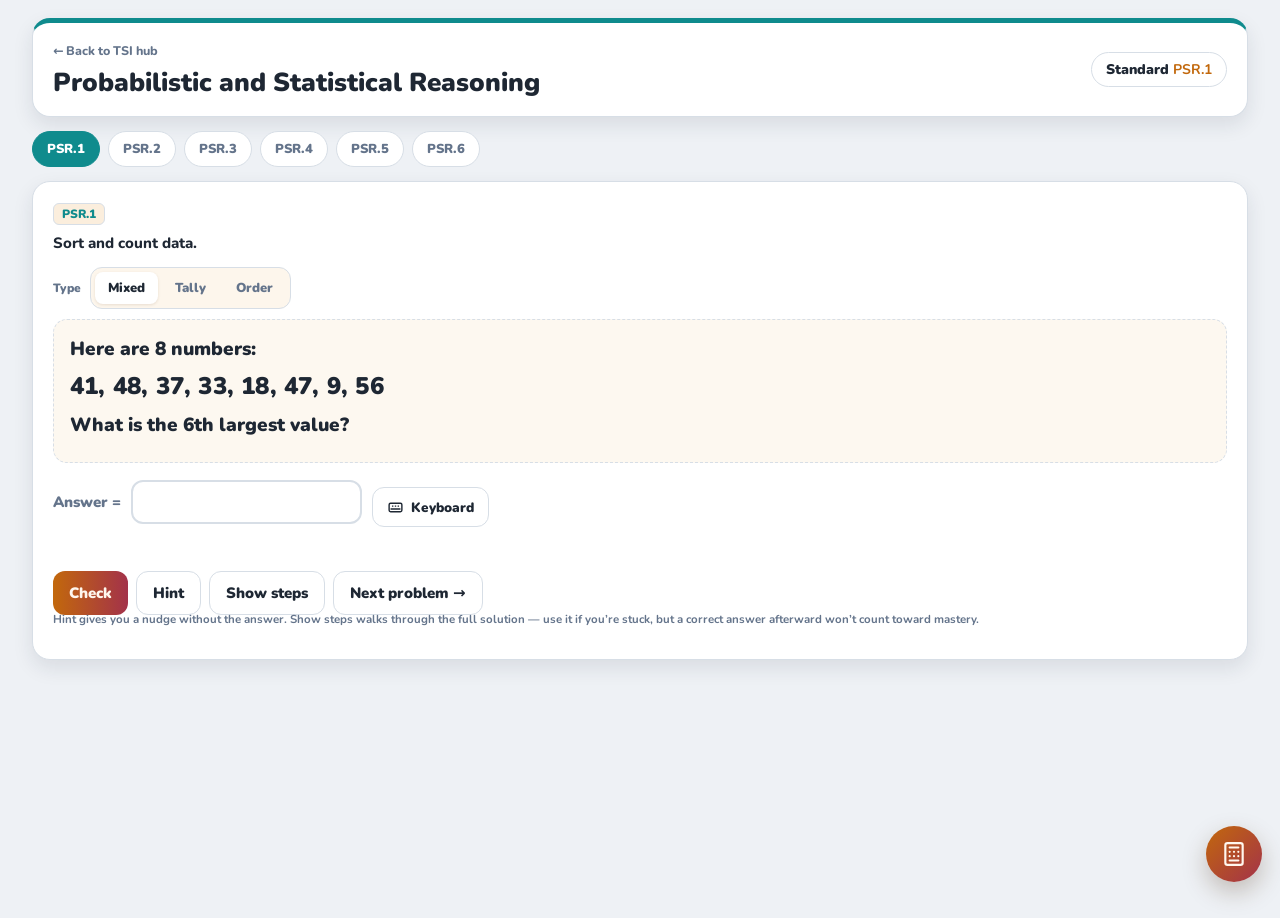
<file: apps/tsi-psr.html>
<!DOCTYPE html>
<html lang="en">
<head>
<meta charset="utf-8" />
<meta name="viewport" content="width=device-width, initial-scale=1" />
<title>Probabilistic and Statistical Reasoning — TSI 2.0 Practice</title>
<link rel="stylesheet" href="../tsi-theme.css?v=20260913d">
</head>
<body>
<div class="wrap" style="--accent:#0f8b8d">

  <div class="modHdr">
    <div>
      <a class="back" href="../index.html">← Back to TSI hub</a>
      <h1>Probabilistic and Statistical Reasoning</h1>
    </div>
    <span class="pill">Standard <b id="curCode">—</b></span>
  </div>

  <div class="modTabs" id="tabs"></div>

  <div class="modCard" id="card"></div>

</div>

<script src="../portal-tsi.js?v=20260913e"></script>
<script src="../tsi-calculator.js?v=20260913"></script>
<script>
(function(){
  'use strict';
  var $ = function(s){ return document.querySelector(s); };
  var SECTION_ID = 'prob';

  /* =====================================================================
     SHARED BUILDING BLOCKS — ported verbatim from apps/tsi-qr.html per
     math_software_best_practices.md Part 0.3. See tsi_psr_tweaking_log.md
     for the porting-status table. Only the pieces PSR actually uses are
     included (e.g. no joinConstInt/firstVarTerm/joinVarTerm/relHTML —
     PSR never builds a variable expression or an inequality, so porting
     those would be dead code per Part 6 #10; no relPickerHTML/choice2
     either — PSR's own N-way choiceN control below supersedes choice2
     for every control this file needs, see the porting table).
     ===================================================================== */

  /* ---------------- Part 3: rational engine ---------------- */
  var MIN = '\u2212';
  function gcd(a, b) { a = Math.abs(a); b = Math.abs(b); while (b) { var t = b; b = a % b; a = t; } return a || 1; }
  function R(n, d) { d = (d == null) ? 1 : d; if (d < 0) { n = -n; d = -d; } var g = gcd(n, d) || 1; return { n: n / g, d: d / g }; }
  function req(a, b) { return a.n === b.n && a.d === b.d; }
  function parseRat(s) {
    if (s == null) return null;
    // Strip $ and , before parsing \u2014 purely cosmetic characters a student
    // reasonably types for a money-context answer (e.g. "$1,234.56");
    // stripping them only ever makes parsing MORE permissive, never changes
    // the numeric meaning of an already-valid answer.
    var t = String(s).trim().replace(/\u2212/g, '-').replace(/[$,]/g, '');
    if (t === '') return null;
    if (/^-?\d+\s+\d+\/\d+$/.test(t)) {
      // mixed number, e.g. "1 3/4" or "-1 3/4" (= -(1 + 3/4), not -1 + 3/4)
      var negM = t[0] === '-';
      var bodyM = (negM ? t.slice(1) : t).trim();
      var mm = bodyM.match(/^(\d+)\s+(\d+)\/(\d+)$/);
      var whole = parseInt(mm[1], 10), numM = parseInt(mm[2], 10), denM = parseInt(mm[3], 10);
      if (denM === 0) return null;
      var totalM = whole * denM + numM;
      return R(negM ? -totalM : totalM, denM);
    }
    if (/^-?\d+\/\d+$/.test(t)) {
      var parts = t.split('/'); var d = parseInt(parts[1], 10);
      if (d === 0) return null;
      return R(parseInt(parts[0], 10), d);
    }
    if (/^-?\d+$/.test(t)) return R(parseInt(t, 10), 1);
    if (/^-?\d+\.\d+$/.test(t)) {
      var neg = t[0] === '-'; var abs = neg ? t.slice(1) : t;
      var pieces = abs.split('.'); var d2 = Math.pow(10, pieces[1].length);
      var n2 = parseInt(pieces[0] + pieces[1], 10);
      return R(neg ? -n2 : n2, d2);
    }
    return null;
  }

  /* ---------------- Part 3.1/3.2: sign-aware display helpers ---------------- */
  function fmtInt(v) { return v < 0 ? MIN + Math.abs(v) : String(v); }

  /* ---------------- random helpers ---------------- */
  function ri(lo, hi) { return lo + Math.floor(Math.random() * (hi - lo + 1)); }
  function nonZero(lo, hi) { var v; do { v = ri(lo, hi); } while (v === 0); return v; }
  function pick(arr) { return arr[ri(0, arr.length - 1)]; }

  /* ---------------- Part 2.1: shared floating keyboard ---------------- */
  var SHARED_KEYS = ['0','1','2','3','4','5','6','7','8','9','/','\u2212','.'];
  var sharedActiveInput = null;
  function buildSharedKbdGrid(pop) {
    var grid = pop.querySelector('.drKbdGrid'); grid.innerHTML = '';
    var extra = (grid.dataset.extra || '').split(',').filter(Boolean);
    SHARED_KEYS.concat(extra).forEach(function (k) {
      var b = document.createElement('button'); b.type = 'button';
      b.className = 'drKey' + (k.length > 1 ? ' drKeyWide' : ''); b.textContent = k;
      b.addEventListener('click', function () {
        var input = sharedActiveInput; if (!input) return;
        input.focus();
        var s = (input.selectionStart != null) ? input.selectionStart : input.value.length;
        var e2 = (input.selectionEnd != null) ? input.selectionEnd : input.value.length;
        input.value = input.value.slice(0, s) + k + input.value.slice(e2);
        var pos = s + k.length; input.setSelectionRange(pos, pos);
        input.dispatchEvent(new Event('input', { bubbles: true }));
      });
      grid.appendChild(b);
    });
    var bs = document.createElement('button'); bs.type = 'button'; bs.className = 'drKey wide'; bs.textContent = '\u232B';
    bs.addEventListener('click', function () {
      var input = sharedActiveInput; if (!input) return;
      input.focus();
      var s = (input.selectionStart != null) ? input.selectionStart : input.value.length;
      var e2 = (input.selectionEnd != null) ? input.selectionEnd : input.value.length;
      if (s === e2 && s > 0) { s = s - 1; }
      input.value = input.value.slice(0, s) + input.value.slice(e2);
      input.setSelectionRange(s, s);
      input.dispatchEvent(new Event('input', { bubbles: true }));
    });
    grid.appendChild(bs);
  }
  function closeKeyboards() {
    document.querySelectorAll('.drKbdPop').forEach(function (p) { p.style.display = 'none'; });
    document.querySelectorAll('.miniKbdBtn.active').forEach(function (b) { b.classList.remove('active'); });
  }
  var kbdDocWired = false;
  function ensureKbdDocWiring() {
    if (kbdDocWired) return; kbdDocWired = true;
    document.addEventListener('click', function (e) {
      if (e.target.closest('.drKbdPop') || e.target.closest('.drKbdBtn') || e.target.closest('.miniKbdBtn')) return;
      closeKeyboards();
    });
    document.addEventListener('keydown', function (e) { if (e.key === 'Escape') closeKeyboards(); });
    window.addEventListener('resize', closeKeyboards);
  }
  function placeKbd(pop, anchor) {
    var r = anchor.getBoundingClientRect(), margin = 8;
    var vw = document.documentElement.clientWidth, vh = window.innerHeight;
    pop.style.width = Math.min(Math.max(r.width, 240), 420) + 'px';
    var left = r.left, top = r.bottom + margin;
    if (left + pop.offsetWidth > vw - 10) left = vw - 10 - pop.offsetWidth;
    if (top + pop.offsetHeight > vh - 10) top = r.top - pop.offsetHeight - margin;
    pop.style.left = Math.max(6, left) + 'px'; pop.style.top = Math.max(6, top) + 'px';
  }
  function wireSharedKbd(scopeEl, btnId, popId) {
    var btn = document.getElementById(btnId), pop = document.getElementById(popId);
    if (!btn || !pop || !scopeEl) return;
    buildSharedKbdGrid(pop);
    sharedActiveInput = scopeEl.querySelector('input.in');
    if (!scopeEl._sharedKbdWired) {
      scopeEl._sharedKbdWired = true;
      scopeEl.addEventListener('focusin', function (e) {
        if (e.target && e.target.tagName === 'INPUT' && e.target.classList.contains('in')) sharedActiveInput = e.target;
      });
    }
    btn.addEventListener('click', function (e) {
      e.stopPropagation();
      var show = pop.style.display !== 'block';
      closeKeyboards();
      if (show) { pop.style.display = 'block'; placeKbd(pop, btn); btn.classList.add('active'); if (sharedActiveInput) sharedActiveInput.focus(); }
    });
    ensureKbdDocWiring();
  }
  function kbdSVG() {
    return '<svg viewBox="0 0 24 24" fill="none" stroke="currentColor" stroke-width="2">' +
      '<rect x="3" y="6" width="18" height="12" rx="2"></rect>' +
      '<path d="M7 10h2M11 10h2M15 10h2M5 14h14"></path></svg>';
  }
  function sharedKbdHTML(extraKeys) {
    return '<div>' +
      '<button type="button" class="miniKbdBtn" id="sharedKbdBtn" aria-label="Open keyboard">' + kbdSVG() + '<span>Keyboard</span></button>' +
      '<div class="drKbdPop" id="sharedKbdPop"><div class="drKbdGrid" data-extra="' + (extraKeys ? extraKeys.join(',') : '') + '"></div></div>' +
      '</div>';
  }

  /* ---------------- Part 2.2: segmented selector ---------------- */
  function seg(id, cur, opts) {
    var h = '<div class="drSeg" id="' + id + '" role="tablist">';
    opts.forEach(function (o) {
      h += '<button type="button" data-v="' + o[0] + '"' + (o[0] === cur ? ' class="active"' : '') + '>' + o[1] + '</button>';
    });
    return h + '</div>';
  }
  function segWrap(label, id, cur, opts) {
    return '<div style="display:flex;align-items:center;gap:8px;flex-wrap:wrap;margin-bottom:10px">' +
      '<span style="font-size:12px;font-weight:900;letter-spacing:.4px;color:var(--muted)">' + label + '</span>' +
      seg(id, cur, opts) + '</div>';
  }
  function wireSeg(id, cur, onChange) {
    var el = document.getElementById(id); if (!el) return;
    el.querySelectorAll('button').forEach(function (b) {
      b.addEventListener('click', function () { onChange(b.getAttribute('data-v')); });
    });
  }
  function stdTypeSelHTML(selId, curType, options) { return segWrap('Type', selId, curType, options); }
  function genericReveal(correct) {
    document.querySelectorAll('#answerArea input.in').forEach(function (el) { el.classList.add(correct ? 'right' : 'wrong'); });
  }

  /* ---------------- Part 3 extension (from QR): exact decimal formatting ---------------- */
  function ratToDecimalStr(r) {
    var d = r.d, n = r.n, twos = 0, fives = 0, dd = d;
    while (dd % 2 === 0) { dd /= 2; twos++; }
    while (dd % 5 === 0) { dd /= 5; fives++; }
    if (dd !== 1) return null;
    var k = Math.max(twos, fives);
    var mul = Math.pow(2, k - twos) * Math.pow(5, k - fives);
    var scaledN = n * mul;
    var neg = scaledN < 0; scaledN = Math.abs(scaledN);
    var s = String(scaledN);
    while (s.length <= k) s = '0' + s;
    var intPart = k === 0 ? s : s.slice(0, s.length - k);
    var fracPart = k === 0 ? '' : s.slice(s.length - k);
    return (neg ? '-' : '') + intPart + (k > 0 ? '.' + fracPart : '');
  }
  function fracHTML(n, d) {
    var neg = (n < 0) !== (d < 0);
    n = Math.abs(n); d = Math.abs(d);
    return (neg ? MIN : '') + '<span class="vfrac"><span>' + n + '</span><span>' + d + '</span></span>';
  }
  function pctStr(r) { var p = R(r.n * 100, r.d); return p.d === 1 ? String(p.n) : ratToDecimalStr(p); }

  /* ---------------- PSR-new: shuffle (Fisher-Yates), not needed by QR ---------------- */
  function shuffle(arr) { var a = arr.slice(); for (var i = a.length - 1; i > 0; i--) { var j = ri(0, i); var t = a[i]; a[i] = a[j]; a[j] = t; } return a; }

  /* =====================================================================
     PSR-new shared helpers
     ===================================================================== */
  
  /* ---------------- category/context pools (rotates like QR's word contexts) ---------------- */
  var CTX_POOL = [
    { noun: 'favorite color', items: ['Red', 'Blue', 'Green', 'Yellow'] },
    { noun: 'favorite pet',   items: ['Dog', 'Cat', 'Fish', 'Bird'] },
    { noun: 'favorite sport', items: ['Soccer', 'Basketball', 'Tennis', 'Swimming'] },
    { noun: 'favorite fruit', items: ['Apple', 'Banana', 'Grape', 'Orange'] },
    { noun: 'favorite subject', items: ['Math', 'Science', 'Art', 'History'] }
  ];
  
  /* ---------------- N-way choice control (Part 2.2 generalization pattern,
     same instinct as QR's relPickerHTML — parameterize rather than copy
     choice2 a second time for a 3-/4-option need) ----------------
     Pure string-builder here; wireChoiceN/revealChoiceN (DOM-touching) live
     only in the shipped HTML file, not in this Node-testable core. */
  function choiceNHTML(id, options) {
    var btns = options.map(function (o) { return '<button type="button" data-c="' + o.v + '">' + o.label + '</button>'; }).join('');
    return '<div class="choiceN" id="' + id + '" role="group">' + btns + '</div>';
  }
  
  /* ---------------- statistical SVG chart builders (Part 2.5 extension) ----------------
     Every builder: fixed-pixel viewBox, pure string return, no DOM dependency,
     colors via CSS custom properties so they inherit the page's --accent. */
  
  function barChartSVG(categories, counts) {
    var W = 340, H = 230, mL = 32, mR = 12, mT = 14, mB = 40;
    var plotW = W - mL - mR, plotH = H - mT - mB;
    var maxC = Math.max.apply(null, counts);
    var axisMax = Math.max(4, maxC % 2 === 0 ? maxC : maxC + 1);
    var n = categories.length;
    var slot = plotW / n, barW = slot * 0.56;
    var s = '<svg class="svgWrap" width="' + W + '" height="' + H + '" viewBox="0 0 ' + W + ' ' + H + '" xmlns="http://www.w3.org/2000/svg" role="img" aria-label="bar chart">';
    /* gridlines + y labels */
    for (var g = 0; g <= axisMax; g++) {
      var gy = mT + plotH - (g / axisMax) * plotH;
      s += '<line x1="' + mL + '" y1="' + gy.toFixed(1) + '" x2="' + (W - mR) + '" y2="' + gy.toFixed(1) + '" stroke="#e8d7bd" stroke-width="1"></line>';
      s += '<text x="' + (mL - 6) + '" y="' + (gy + 3.5).toFixed(1) + '" font-size="9" text-anchor="end" fill="#8a7358" font-weight="700">' + g + '</text>';
    }
    /* axis line */
    s += '<line x1="' + mL + '" y1="' + mT + '" x2="' + mL + '" y2="' + (mT + plotH) + '" stroke="#8a7358" stroke-width="1.5"></line>';
    s += '<line x1="' + mL + '" y1="' + (mT + plotH) + '" x2="' + (W - mR) + '" y2="' + (mT + plotH) + '" stroke="#8a7358" stroke-width="1.5"></line>';
    /* bars + category labels */
    for (var i = 0; i < n; i++) {
      var bh = (counts[i] / axisMax) * plotH;
      var bx = mL + i * slot + (slot - barW) / 2;
      var by = mT + plotH - bh;
      s += '<rect x="' + bx.toFixed(1) + '" y="' + by.toFixed(1) + '" width="' + barW.toFixed(1) + '" height="' + bh.toFixed(1) + '" fill="var(--accent)" rx="3"></rect>';
      s += '<text x="' + (bx + barW / 2).toFixed(1) + '" y="' + (mT + plotH + 15) + '" font-size="10" text-anchor="middle" fill="#2a1f14" font-weight="800">' + categories[i] + '</text>';
    }
    s += '</svg>';
    return s;
  }
  
  /* Chooses a "nice" axis tick step (1/2/5/10/20/25/50/...) so a chart never
     crowds more than ~10 labels regardless of how wide the generated data's
     span happens to be — ticks are purely cosmetic labels; dot/box positions
     are always computed from the exact lo/hi scale, never from tick spacing. */
  function niceStep(span) {
    var candidates = [1, 2, 5, 10, 20, 25, 50, 100, 200, 500];
    for (var i = 0; i < candidates.length; i++) { if (span / candidates[i] <= 10) return candidates[i]; }
    return 1000;
  }
  
  function dotPlotSVG(values, lo, hi) {
    var W = 340, H = 140, mL = 18, mR = 18, mT = 14, axisY = 108;
    var plotW = W - mL - mR;
    var span = hi - lo;
    var xScale = plotW / span;
    var counts = {};
    var step = niceStep(span);
    var tickStart = Math.ceil(lo / step) * step;
    var s = '<svg class="svgWrap" width="' + W + '" height="' + H + '" viewBox="0 0 ' + W + ' ' + H + '" xmlns="http://www.w3.org/2000/svg" role="img" aria-label="dot plot">';
    s += '<line x1="' + mL + '" y1="' + axisY + '" x2="' + (W - mR) + '" y2="' + axisY + '" stroke="#8a7358" stroke-width="1.5"></line>';
    for (var v = tickStart; v <= hi; v += step) {
      var tx = mL + (v - lo) * xScale;
      s += '<line x1="' + tx.toFixed(1) + '" y1="' + (axisY - 3) + '" x2="' + tx.toFixed(1) + '" y2="' + (axisY + 3) + '" stroke="#8a7358" stroke-width="1"></line>';
      s += '<text x="' + tx.toFixed(1) + '" y="' + (axisY + 15) + '" font-size="9.5" text-anchor="middle" fill="#2a1f14" font-weight="800">' + v + '</text>';
    }
    var sorted = values.slice().sort(function (a, b) { return a - b; });
    for (var i = 0; i < sorted.length; i++) {
      var val = sorted[i];
      counts[val] = (counts[val] || 0) + 1;
      var cx = mL + (val - lo) * xScale;
      var cy = axisY - 8 - (counts[val] - 1) * 15;
      s += '<circle cx="' + cx.toFixed(1) + '" cy="' + cy.toFixed(1) + '" r="6" fill="var(--accent)"></circle>';
    }
    s += '</svg>';
    return s;
  }
  
  function boxPlotSVG(summary, lo, hi) {
    var W = 340, H = 130, mL = 20, mR = 20, mT = 26, axisY = 100, boxH = 34;
    var plotW = W - mL - mR;
    var span = hi - lo;
    var xScale = plotW / span;
    function X(v) { return mL + (v - lo) * xScale; }
    var s = '<svg class="svgWrap" width="' + W + '" height="' + H + '" viewBox="0 0 ' + W + ' ' + H + '" xmlns="http://www.w3.org/2000/svg" role="img" aria-label="box plot">';
    s += '<line x1="' + mL + '" y1="' + axisY + '" x2="' + (W - mR) + '" y2="' + axisY + '" stroke="#8a7358" stroke-width="1.5"></line>';
    var bpStep = niceStep(span);
    var bpTickStart = Math.ceil(lo / bpStep) * bpStep;
    for (var v = bpTickStart; v <= hi; v += bpStep) {
      var tx = X(v);
      s += '<line x1="' + tx.toFixed(1) + '" y1="' + (axisY - 3) + '" x2="' + tx.toFixed(1) + '" y2="' + (axisY + 3) + '" stroke="#8a7358" stroke-width="1"></line>';
      s += '<text x="' + tx.toFixed(1) + '" y="' + (axisY + 15) + '" font-size="9" text-anchor="middle" fill="#2a1f14" font-weight="800">' + v + '</text>';
    }
    var boxTop = axisY - 34 - boxH, boxMid = boxTop + boxH / 2;
    /* whiskers */
    s += '<line x1="' + X(summary.min).toFixed(1) + '" y1="' + boxMid.toFixed(1) + '" x2="' + X(summary.q1).toFixed(1) + '" y2="' + boxMid.toFixed(1) + '" stroke="#2a1f14" stroke-width="1.5"></line>';
    s += '<line x1="' + X(summary.q3).toFixed(1) + '" y1="' + boxMid.toFixed(1) + '" x2="' + X(summary.max).toFixed(1) + '" y2="' + boxMid.toFixed(1) + '" stroke="#2a1f14" stroke-width="1.5"></line>';
    /* end caps */
    s += '<line x1="' + X(summary.min).toFixed(1) + '" y1="' + (boxMid - 9).toFixed(1) + '" x2="' + X(summary.min).toFixed(1) + '" y2="' + (boxMid + 9).toFixed(1) + '" stroke="#2a1f14" stroke-width="1.5"></line>';
    s += '<line x1="' + X(summary.max).toFixed(1) + '" y1="' + (boxMid - 9).toFixed(1) + '" x2="' + X(summary.max).toFixed(1) + '" y2="' + (boxMid + 9).toFixed(1) + '" stroke="#2a1f14" stroke-width="1.5"></line>';
    /* box */
    s += '<rect x="' + X(summary.q1).toFixed(1) + '" y="' + boxTop.toFixed(1) + '" width="' + (X(summary.q3) - X(summary.q1)).toFixed(1) + '" height="' + boxH + '" fill="var(--accent)" fill-opacity="0.18" stroke="var(--accent)" stroke-width="1.8"></rect>';
    /* median line */
    s += '<line x1="' + X(summary.median).toFixed(1) + '" y1="' + boxTop.toFixed(1) + '" x2="' + X(summary.median).toFixed(1) + '" y2="' + (boxTop + boxH).toFixed(1) + '" stroke="var(--accent)" stroke-width="2.4"></line>';
    s += '</svg>';
    return s;
  }
  
  function scatterSVG(points) {
    var W = 300, H = 240, mL = 30, mR = 14, mT = 14, mB = 30;
    var plotW = W - mL - mR, plotH = H - mT - mB;
    var xs = points.map(function (p) { return p.x; }), ys = points.map(function (p) { return p.y; });
    var xLo = Math.min.apply(null, xs) - 1, xHi = Math.max.apply(null, xs) + 1;
    var yLo = Math.min.apply(null, ys) - 1, yHi = Math.max.apply(null, ys) + 1;
    var xScale = plotW / (xHi - xLo), yScale = plotH / (yHi - yLo);
    var s = '<svg class="svgWrap" width="' + W + '" height="' + H + '" viewBox="0 0 ' + W + ' ' + H + '" xmlns="http://www.w3.org/2000/svg" role="img" aria-label="scatter plot">';
    s += '<line x1="' + mL + '" y1="' + mT + '" x2="' + mL + '" y2="' + (mT + plotH) + '" stroke="#8a7358" stroke-width="1.5"></line>';
    s += '<line x1="' + mL + '" y1="' + (mT + plotH) + '" x2="' + (W - mR) + '" y2="' + (mT + plotH) + '" stroke="#8a7358" stroke-width="1.5"></line>';
    points.forEach(function (p) {
      var cx = mL + (p.x - xLo) * xScale;
      var cy = mT + plotH - (p.y - yLo) * yScale;
      s += '<circle cx="' + cx.toFixed(1) + '" cy="' + cy.toFixed(1) + '" r="5" fill="var(--accent)" fill-opacity="0.85"></circle>';
    });
    s += '</svg>';
    return s;
  }
  
  function dataTable(cols, rows, blankRowIdx, blankColIdx) {
    var h = '<table class="ttab sm"><tr>';
    cols.forEach(function (c) { h += '<th>' + c + '</th>'; });
    h += '</tr>';
    rows.forEach(function (row, ri2) {
      h += '<tr>';
      row.forEach(function (cell, ci) {
        var isBlank = (ri2 === blankRowIdx && ci === blankColIdx);
        h += '<td' + (isBlank ? ' class="unknown"' : '') + '>' + (isBlank ? '?' : cell) + '</td>';
      });
      h += '</tr>';
    });
    return h + '</table>';
  }
  
  function ordinal(n) {
    var s = ['th', 'st', 'nd', 'rd'], v = n % 100;
    return n + (s[(v - 20) % 10] || s[v] || s[0]);
  }

  /* ---------------- PSR-new: N-way choice DOM wiring (parallels QR's
     wireChoice2/revealChoice2 exactly, generalized to N options — same
     "parameterize, never mutate the shared thing" instinct as QR's own
     relPickerHTML generalization of AR.1's relSel). choice2 itself is
     untouched; PSR just never needed a fixed 2-way control, so choiceN
     is used for every choice-style answer in this file, PSR.5's 4-way
     classify and PSR.6's 3-way/4-way pickers alike. ---------------- */
  function wireChoiceN(hostId, setter) {
    var host = document.getElementById(hostId); if (!host) return;
    host.querySelectorAll('button').forEach(function (b) {
      b.addEventListener('click', function () {
        setter(b.getAttribute('data-c'));
        host.querySelectorAll('button').forEach(function (x) { x.classList.remove('sel'); });
        b.classList.add('sel');
      });
    });
  }
  function revealChoiceN(hostId, correctV) {
    var host = document.getElementById(hostId); if (!host) return;
    host.querySelectorAll('button').forEach(function (b) {
      b.disabled = true;
      if (b.getAttribute('data-c') === correctV) b.classList.add('right');
      else if (b.classList.contains('sel')) b.classList.add('wrong');
    });
  }

  /* ---------------- PSR-new: shared categorical-data generator, used by
     PSR.2 (table/bar) and PSR.6 (conclusion) — one source of truth
     rather than two drifting copies. Guarantees a UNIQUE max and UNIQUE
     min count (bounded retry) so a "most/least" question is never
     ambiguous. ---------------- */
  function generateCategoricalData() {
    var ctx = pick(CTX_POOL);
    var counts;
    for (var attempt = 0; attempt < 30; attempt++) {
      counts = ctx.items.map(function () { return ri(2, 9); });
      var maxV = Math.max.apply(null, counts), minV = Math.min.apply(null, counts);
      var maxCount = counts.filter(function (c) { return c === maxV; }).length;
      var minCount = counts.filter(function (c) { return c === minV; }).length;
      if (maxCount === 1 && minCount === 1) break;
    }
    var total = counts.reduce(function (a, b) { return a + b; }, 0);
    return { ctx: ctx, items: ctx.items, counts: counts, total: total };
  }
  /* =====================================================================
     PSR.1 — Sort and count data.
     ===================================================================== */
  function genPSR1_tally() {
    var ctx = pick(CTX_POOL);
    var n = ri(10, 14);
    var rawIdx = [];
    for (var i = 0; i < n; i++) rawIdx.push(ri(0, ctx.items.length - 1));
    var targetIdx = ri(0, ctx.items.length - 1);
    var answer = rawIdx.filter(function (x) { return x === targetIdx; }).length;
    return { kind: 'tally', ctx: ctx, rawIdx: rawIdx, targetIdx: targetIdx, answer: R(answer, 1) };
  }
  function genPSR1_order() {
    var n = ri(6, 9);
    var vals = [];
    while (vals.length < n) { var v = ri(1, 60); if (vals.indexOf(v) === -1) vals.push(v); }
    var direction = pick(['smallest', 'largest']);
    var rank = ri(1, n);
    var sorted = vals.slice().sort(function (a, b) { return a - b; });
    var answer = direction === 'smallest' ? sorted[rank - 1] : sorted[n - rank];
    return { kind: 'order', vals: vals, direction: direction, rank: rank, n: n, sorted: sorted, answer: R(answer, 1) };
  }
  function genPSR1(mode) {
    var kind = mode === 'mixed' ? pick(['tally', 'order']) : mode;
    var p = (kind === 'tally') ? genPSR1_tally() : genPSR1_order();
    p.stdType = kind;
    return p;
  }
  function PSR1Prompt(p) {
    if (p.kind === 'tally') {
      var chips = p.rawIdx.map(function (idx) { return '<span class="dataChip">' + p.ctx.items[idx] + '</span>'; }).join(' ');
      return '<div class="qQuestion">A group of people were asked their ' + p.ctx.noun + '. Here are their answers:</div>' +
        '<div class="chipRow">' + chips + '</div>' +
        '<div class="qQuestion" style="margin-top:10px">How many people said <b style="color:var(--accent)">' + p.ctx.items[p.targetIdx] + '</b>?</div>';
    }
    return '<div class="qQuestion">Here are ' + p.n + ' numbers:</div>' +
      '<div class="eqLine">' + p.vals.join(', ') + '</div>' +
      '<div class="qQuestion" style="margin-top:10px">What is the ' + ordinal(p.rank) + ' ' + p.direction + ' value?</div>';
  }
  function PSR1AnswerHTML(p) { return '<span class="ansLabel">Answer =</span><input type="text" class="in" id="ans_x" inputmode="numeric" autocomplete="off" aria-label="answer">' + sharedKbdHTML(); }
  function PSR1Check(p, ans) { if (!ans) return false; var r = parseRat(ans.x); if (!r) return false; return req(r, p.answer); }
  function PSR1Hints(p) {
    if (p.kind === 'tally') return '<p>Go through the list one item at a time and keep a running tally mark for the one you\u2019re counting.</p>';
    return '<p>Write the numbers in order from smallest to largest first \u2014 then counting to the right position is much easier.</p>';
  }
  function PSR1Steps(p) {
    if (p.kind === 'tally') {
      return '<ol class="stepList"><li>Count each occurrence of \u201c' + p.ctx.items[p.targetIdx] + '\u201d in the list.</li>' +
        '<li>Total: ' + p.answer.n + '</li></ol>';
    }
    var lines = ['Sorted from smallest to largest: ' + p.sorted.join(', ')];
    if (p.direction === 'smallest') lines.push('The ' + ordinal(p.rank) + ' smallest value is at position ' + p.rank + ' from the left: ' + p.answer.n);
    else lines.push('The ' + ordinal(p.rank) + ' largest value is at position ' + p.rank + ' from the right: ' + p.answer.n);
    return '<ol class="stepList"><li>' + lines.join('</li><li>') + '</li></ol>';
  }
  
  /* =====================================================================
     PSR.2 — Construct simple graphs and tables.
     ===================================================================== */
  function genPSR2_table() {
    var d = generateCategoricalData();
    var blankIdx = ri(0, d.items.length - 1);
    return { kind: 'table', d: d, blankIdx: blankIdx, answer: R(d.counts[blankIdx], 1) };
  }
  function genPSR2_bar() {
    var d = generateCategoricalData();
    var i = ri(0, d.items.length - 1), j;
    do { j = ri(0, d.items.length - 1); } while (j === i);
    if (d.counts[i] < d.counts[j]) { var t = i; i = j; j = t; }
    return { kind: 'bar', d: d, i: i, j: j, answer: R(d.counts[i] - d.counts[j], 1) };
  }
  function genPSR2(mode) {
    var kind = mode === 'mixed' ? pick(['table', 'bar']) : mode;
    var p = (kind === 'table') ? genPSR2_table() : genPSR2_bar();
    p.stdType = kind;
    return p;
  }
  function PSR2Prompt(p) {
    var d = p.d;
    if (p.kind === 'table') {
      var rows = d.items.map(function (name, i) { return [name, i === p.blankIdx ? null : d.counts[i]]; });
      return '<div class="qQuestion">A survey of ' + d.total + ' people asked their ' + d.ctx.noun + '. The table shows the results so far.</div>' +
        dataTable(['Choice', 'Count'], rows, p.blankIdx, 1) +
        '<div class="qQuestion" style="margin-top:10px">How many people chose <b style="color:var(--accent)">' + d.items[p.blankIdx] + '</b>?</div>';
    }
    return '<div class="qQuestion">The bar graph shows the results of a survey about ' + d.ctx.noun + '.</div>' +
      barChartSVG(d.items, d.counts) +
      '<div class="qQuestion" style="margin-top:10px">How many more people chose <b style="color:var(--accent)">' + d.items[p.i] + '</b> than <b style="color:var(--accent)">' + d.items[p.j] + '</b>?</div>';
  }
  function PSR2AnswerHTML(p) { return '<span class="ansLabel">Answer =</span><input type="text" class="in" id="ans_x" inputmode="numeric" autocomplete="off" aria-label="answer">' + sharedKbdHTML(); }
  function PSR2Check(p, ans) { if (!ans) return false; var r = parseRat(ans.x); if (!r) return false; return req(r, p.answer); }
  function PSR2Hints(p) {
    if (p.kind === 'table') return '<p>The counts in the table must add up to the total shown. Add up the known counts, then subtract that sum from the total.</p>';
    return '<p>Read each bar\u2019s height against the count axis on the left, then subtract the smaller value from the larger one.</p>';
  }
  function PSR2Steps(p) {
    var d = p.d;
    if (p.kind === 'table') {
      var others = d.counts.filter(function (_, i) { return i !== p.blankIdx; });
      var sumOthers = others.reduce(function (a, b) { return a + b; }, 0);
      return '<ol class="stepList"><li>Total = ' + d.total + '</li>' +
        '<li>Sum of the known counts: ' + others.join(' + ') + ' = ' + sumOthers + '</li>' +
        '<li>Missing count = ' + d.total + ' \u2212 ' + sumOthers + ' = ' + p.answer.n + '</li></ol>';
    }
    return '<ol class="stepList"><li>' + d.items[p.i] + ' = ' + d.counts[p.i] + '</li>' +
      '<li>' + d.items[p.j] + ' = ' + d.counts[p.j] + '</li>' +
      '<li>Difference = ' + d.counts[p.i] + ' \u2212 ' + d.counts[p.j] + ' = ' + p.answer.n + '</li></ol>';
  }
  
  /* =====================================================================
     PSR.3 — Compute and interpret probability.
     ===================================================================== */
  var CONTAINERS = [
    { name: 'bag of marbles', unit: 'marble', items: ['red', 'blue', 'green', 'yellow'] },
    { name: 'jar of candies', unit: 'candy', items: ['cherry', 'lemon', 'grape', 'orange'] },
    { name: 'spinner', unit: 'section', items: ['A', 'B', 'C', 'D'] },
    { name: 'box of cards', unit: 'card', items: ['hearts', 'diamonds', 'clubs', 'spades'] }
  ];
  function genPSR3Event() {
    var container = pick(CONTAINERS);
    var counts = container.items.map(function () { return ri(2, 7); });
    var total = counts.reduce(function (a, b) { return a + b; }, 0);
    var targetIdx = ri(0, container.items.length - 1);
    return { container: container, counts: counts, total: total, targetIdx: targetIdx, favorable: counts[targetIdx] };
  }
  function genPSR3_simple() {
    var ev = genPSR3Event();
    var complement = Math.random() < 0.15;
    var fav = complement ? (ev.total - ev.favorable) : ev.favorable;
    return { kind: 'simple', ev: ev, complement: complement, answer: R(fav, ev.total) };
  }
  function genPSR3_compound() {
    var ev1 = genPSR3Event(), ev2 = genPSR3Event();
    return { kind: 'compound', ev1: ev1, ev2: ev2, answer: R(ev1.favorable * ev2.favorable, ev1.total * ev2.total) };
  }
  function genPSR3(mode) {
    var kind = mode === 'mixed' ? pick(['simple', 'compound']) : mode;
    var p = (kind === 'simple') ? genPSR3_simple() : genPSR3_compound();
    p.stdType = kind;
    return p;
  }
  function contentsLine(ev) {
    return ev.container.items.map(function (name, i) { return ev.counts[i] + ' ' + name; }).join(', ') +
      ' (' + ev.total + ' ' + ev.container.unit + 's total)';
  }
  function PSR3Prompt(p) {
    if (p.kind === 'simple') {
      var ev = p.ev;
      return '<div class="qQuestion">A ' + ev.container.name + ' contains: ' + contentsLine(ev) + '.</div>' +
        '<div class="qQuestion" style="margin-top:8px">If one is chosen at random, what is the probability that it is ' +
        (p.complement ? '<b>NOT</b> ' : '') + '<b style="color:var(--accent)">' + ev.container.items[ev.targetIdx] + '</b>? Give your answer as a fraction.</div>';
    }
    var e1 = p.ev1, e2 = p.ev2;
    return '<div class="qQuestion">Two independent draws are made, each with replacement:</div>' +
      '<div style="margin-top:4px"><b>Draw 1</b> \u2014 a ' + e1.container.name + ' contains: ' + contentsLine(e1) + '.</div>' +
      '<div style="margin-top:4px"><b>Draw 2</b> \u2014 a ' + e2.container.name + ' contains: ' + contentsLine(e2) + '.</div>' +
      '<div class="qQuestion" style="margin-top:10px">What is the probability of getting <b style="color:var(--accent)">' + e1.container.items[e1.targetIdx] + '</b> on Draw 1 <b>and</b> <b style="color:var(--accent)">' + e2.container.items[e2.targetIdx] + '</b> on Draw 2? Give your answer as a fraction.</div>';
  }
  function PSR3AnswerHTML(p) { return '<span class="ansLabel">P =</span><input type="text" class="in" id="ans_x" inputmode="text" autocomplete="off" aria-label="probability, as a fraction">' + sharedKbdHTML(); }
  function PSR3Check(p, ans) { if (!ans) return false; var r = parseRat(ans.x); if (!r) return false; return req(r, p.answer); }
  function PSR3Hints(p) {
    if (p.kind === 'simple') return '<p>Probability = favorable outcomes \u00f7 total outcomes. ' + (p.complement ? 'For \u201cNOT\u201d, subtract the favorable count from the total first.' : '') + '</p>';
    return '<p>For two independent events, multiply their individual probabilities: P(A and B) = P(A) \u00d7 P(B).</p>';
  }
  function PSR3Steps(p) {
    if (p.kind === 'simple') {
      var ev = p.ev;
      var fav = p.complement ? (ev.total - ev.favorable) : ev.favorable;
      var lines = [];
      if (p.complement) lines.push('NOT ' + ev.container.items[ev.targetIdx] + ' = ' + ev.total + ' \u2212 ' + ev.favorable + ' = ' + fav + ' favorable ' + ev.container.unit + 's');
      else lines.push('Favorable ' + ev.container.unit + 's: ' + fav);
      lines.push('Total ' + ev.container.unit + 's: ' + ev.total);
      lines.push('P = ' + fav + '/' + ev.total + (p.answer.d === ev.total ? '' : ' = ' + fracHTML(p.answer.n, p.answer.d) + ' (simplified)'));
      return '<ol class="stepList"><li>' + lines.join('</li><li>') + '</li></ol>';
    }
    var e1 = p.ev1, e2 = p.ev2;
    return '<ol class="stepList">' +
      '<li>P(Draw 1) = ' + e1.favorable + '/' + e1.total + '</li>' +
      '<li>P(Draw 2) = ' + e2.favorable + '/' + e2.total + '</li>' +
      '<li>P(both) = (' + e1.favorable + '/' + e1.total + ') \u00d7 (' + e2.favorable + '/' + e2.total + ') = ' + (e1.favorable * e2.favorable) + '/' + (e1.total * e2.total) + ' = ' + fracHTML(p.answer.n, p.answer.d) + ' (simplified)</li></ol>';
  }
  
  /* =====================================================================
     PSR.4 — Compute and describe measures of center and spread of data.
     ===================================================================== */
  function genModeData() {
    var n = ri(7, 10);
    var modeVal = ri(1, 15);
    var modeCount = ri(2, 3);
    var data = [];
    for (var i = 0; i < modeCount; i++) data.push(modeVal);
    var otherPoolCount = {};
    var guard = 0;
    while (data.length < n && guard < 500) {
      guard++;
      var v = ri(1, 15);
      if (v === modeVal) continue;
      var cur = otherPoolCount[v] || 0;
      if (cur >= modeCount - 1) continue;
      otherPoolCount[v] = cur + 1;
      data.push(v);
    }
    return { data: shuffle(data), modeVal: modeVal, modeCount: modeCount };
  }
  function genPSR4(mode) {
    var statKind = mode === 'mixed' ? pick(['mean', 'median', 'mode', 'range']) : mode;
    if (statKind === 'mode') {
      var md = genModeData();
      return { kind: 'mode', data: md.data, modeVal: md.modeVal, modeCount: md.modeCount, answer: R(md.modeVal, 1), stdType: statKind };
    }
    var n = ri(5, 9);
    var data = [];
    for (var i = 0; i < n; i++) data.push(ri(1, 20));
    var sorted = data.slice().sort(function (a, b) { return a - b; });
    var answer;
    if (statKind === 'mean') {
      var sum = data.reduce(function (a, b) { return a + b; }, 0);
      answer = R(sum, n);
    } else if (statKind === 'median') {
      if (n % 2 === 1) answer = R(sorted[(n - 1) / 2], 1);
      else answer = R(sorted[n / 2 - 1] + sorted[n / 2], 2);
    } else { /* range */
      answer = R(sorted[n - 1] - sorted[0], 1);
    }
    return { kind: statKind, data: data, sorted: sorted, n: n, answer: answer, stdType: statKind };
  }
  var PSR4_LABEL = { mean: 'mean (average)', median: 'median', mode: 'mode', range: 'range' };
  function PSR4Prompt(p) {
    /* The mean of a small integer data set is frequently a non-terminating
       decimal (e.g. 17/6). parseRat/req require an EXACT match, so without
       this note a student who correctly computes "2.83" has no way to know
       the exact fraction is what's actually being graded. Always shown for
       "mean" (never conditioned on whether THIS instance is whole), so the
       note itself can't tip off whether the answer happens to be even. */
    var meanNote = (p.kind === 'mean')
      ? ' If it isn’t a whole number, give your answer as a fraction (not a rounded decimal).'
      : '';
    return '<div class="qQuestion">Find the ' + PSR4_LABEL[p.kind] + ' of this data set:' + meanNote + '</div>' +
      '<div class="eqLine">' + p.data.join(', ') + '</div>';
  }
  function PSR4AnswerHTML(p) { return '<span class="ansLabel">Answer =</span><input type="text" class="in" id="ans_x" inputmode="text" autocomplete="off" aria-label="answer">' + sharedKbdHTML(); }
  function PSR4Check(p, ans) { if (!ans) return false; var r = parseRat(ans.x); if (!r) return false; return req(r, p.answer); }
  function PSR4Hints(p) {
    if (p.kind === 'mean') return '<p>Add up every value, then divide by how many values there are.</p>';
    if (p.kind === 'median') return '<p>Put the values in order first. With an even count, average the two middle values.</p>';
    if (p.kind === 'mode') return '<p>The mode is whichever value shows up most often \u2014 count how many times each value appears.</p>';
    return '<p>Range = largest value \u2212 smallest value.</p>';
  }
  function PSR4Steps(p) {
    if (p.kind === 'mean') {
      var sum = p.data.reduce(function (a, b) { return a + b; }, 0);
      var decStr = ratToDecimalStr(p.answer);
      return '<ol class="stepList"><li>Sum: ' + p.data.join(' + ') + ' = ' + sum + '</li>' +
        '<li>Count: ' + p.n + ' values</li>' +
        '<li>Mean = ' + sum + ' \u00f7 ' + p.n + ' = ' + (p.answer.d === 1 ? p.answer.n : (decStr !== null ? decStr : fracHTML(p.answer.n, p.answer.d))) + '</li></ol>';
    }
    if (p.kind === 'median') {
      var mid = p.n % 2 === 1 ?
        ('Middle value (position ' + ((p.n + 1) / 2) + '): ' + p.sorted[(p.n - 1) / 2]) :
        ('Average the two middle values: (' + p.sorted[p.n / 2 - 1] + ' + ' + p.sorted[p.n / 2] + ') \u00f7 2 = ' + (p.answer.d === 1 ? p.answer.n : ratToDecimalStr(p.answer)));
      return '<ol class="stepList"><li>Sorted: ' + p.sorted.join(', ') + '</li><li>' + mid + '</li></ol>';
    }
    if (p.kind === 'mode') {
      return '<ol class="stepList"><li>' + p.modeVal + ' appears ' + p.modeCount + ' times \u2014 more than any other value.</li></ol>';
    }
    return '<ol class="stepList"><li>Max = ' + p.sorted[p.n - 1] + ', Min = ' + p.sorted[0] + '</li>' +
      '<li>Range = ' + p.sorted[p.n - 1] + ' \u2212 ' + p.sorted[0] + ' = ' + p.answer.n + '</li></ol>';
  }
  
  /* =====================================================================
     PSR.5 — Classify data and construct appropriate representations of data.
     ===================================================================== */
  var CLASSIFY_SCENARIOS = [
    { desc: 'A survey asked 30 people to name their favorite ice cream flavor out of 5 choices.', correct: 'bar', reason: 'The categories (flavors) aren\u2019t numeric, so a bar graph comparing counts per category fits best.' },
    { desc: 'A school recorded the exact number of minutes 40 students spent on homework last night, to see the overall shape of the distribution.', correct: 'histogram', reason: 'This is a single numeric variable grouped into ranges \u2014 a histogram shows the distribution\u2019s shape.' },
    { desc: 'A coach wants to compare the spread (minimum, quartiles, and maximum) of race times between two different teams.', correct: 'box', reason: 'A box plot summarizes the five-number summary and makes spread easy to compare between groups.' },
    { desc: 'A scientist recorded both the temperature and the number of ice cream cones sold on 35 different days, to see if the two are related.', correct: 'scatter', reason: 'Two numeric variables measured together, looking for a relationship, call for a scatter plot.' },
    { desc: 'A store manager tallied how many customers paid with cash, credit, or mobile pay this week.', correct: 'bar', reason: 'Payment method is categorical \u2014 a bar graph compares the count for each category.' },
    { desc: 'A biologist measured the exact wingspan (in mm) of 60 butterflies to study how the measurements are distributed.', correct: 'histogram', reason: 'A single continuous numeric variable across many individuals \u2014 a histogram reveals the distribution\u2019s shape.' },
    { desc: 'A teacher wants to compare test-score spread between first period and second period using minimum, quartiles, and maximum.', correct: 'box', reason: 'Comparing five-number summaries between two groups is exactly what a box plot is built for.' },
    { desc: 'A researcher recorded hours studied and exam score for 50 students to look for a relationship between the two.', correct: 'scatter', reason: 'Two related numeric variables, checking for a relationship \u2014 a scatter plot is the right tool.' },
    { desc: 'A city recorded how many residents live in each of 6 different neighborhoods.', correct: 'bar', reason: 'Neighborhood is a category, so a bar graph comparing populations fits.' },
    { desc: 'A nurse recorded the exact resting heart rate (in bpm) of 45 patients to see the overall distribution.', correct: 'histogram', reason: 'A single numeric measurement across many patients \u2014 a histogram shows how the values are distributed.' },
    { desc: 'An analyst wants to see whether advertising spend and monthly sales are related, using data from 25 months.', correct: 'scatter', reason: 'Two numeric variables being checked for a relationship call for a scatter plot.' },
    { desc: 'A manager wants to compare delivery-time spread (min, quartiles, max) across three different drivers.', correct: 'box', reason: 'Comparing five-number summaries across multiple groups is what a box plot is for.' }
  ];
  var CLASSIFY_OPTIONS = [
    { v: 'bar', label: 'Bar Graph' }, { v: 'histogram', label: 'Histogram' },
    { v: 'box', label: 'Box Plot' }, { v: 'scatter', label: 'Scatter Plot' }
  ];
  function genPSR5_classify() {
    var scenario = pick(CLASSIFY_SCENARIOS);
    return { kind: 'classify', scenario: scenario, answer: scenario.correct };
  }
  function genPSR5_read() {
    var rep = pick(['box', 'dot']);
    if (rep === 'box') {
      var min = ri(1, 8), q1 = min + ri(2, 4), median = q1 + ri(1, 3), q3 = median + ri(1, 4), max = q3 + ri(2, 4);
      var summary = { min: min, q1: q1, median: median, q3: q3, max: max };
      var ask = pick(['min', 'q1', 'median', 'q3', 'max', 'range', 'iqr']);
      var val = ask === 'range' ? (max - min) : ask === 'iqr' ? (q3 - q1) : summary[ask];
      return { kind: 'read', rep: 'box', summary: summary, ask: ask, lo: min - 1, hi: max + 1, answer: R(val, 1) };
    }
    var base = ri(1, 8);
    var lo = base, hi = base + 7;
    var n = ri(8, 12);
    var values = [];
    for (var i = 0; i < n; i++) values.push(ri(lo, hi));
    var ask = pick(['atLeast', 'atMost', 'exactly']);
    var answer, threshold, target;
    if (ask === 'exactly') { target = pick(values); answer = values.filter(function (v) { return v === target; }).length; }
    else if (ask === 'atLeast') { threshold = ri(lo, hi - 1); answer = values.filter(function (v) { return v >= threshold; }).length; }
    else { threshold = ri(lo + 1, hi); answer = values.filter(function (v) { return v <= threshold; }).length; }
    return { kind: 'read', rep: 'dot', values: values, lo: lo - 1, hi: hi + 1, ask: ask, threshold: threshold, target: target, answer: R(answer, 1) };
  }
  function genPSR5(mode) {
    var kind = mode === 'mixed' ? pick(['classify', 'read']) : mode;
    var p = (kind === 'classify') ? genPSR5_classify() : genPSR5_read();
    p.stdType = kind;
    return p;
  }
  var BOX_ASK_LABEL = { min: 'minimum', q1: 'first quartile (Q1)', median: 'median', q3: 'third quartile (Q3)', max: 'maximum', range: 'range', iqr: 'interquartile range (IQR = Q3 \u2212 Q1)' };
  function PSR5Prompt(p) {
    if (p.kind === 'classify') {
      return '<div class="qQuestion">' + p.scenario.desc + '</div>' +
        '<div class="qQuestion" style="margin-top:8px">Which representation fits this situation best?</div>';
    }
    if (p.rep === 'box') {
      return '<div class="qQuestion">The box plot below summarizes a data set.</div>' +
        boxPlotSVG(p.summary, p.lo, p.hi) +
        '<div class="qQuestion" style="margin-top:10px">What is the ' + BOX_ASK_LABEL[p.ask] + '?</div>';
    }
    var askText = p.ask === 'exactly' ? ('exactly <b>' + p.target + '</b>') :
      p.ask === 'atLeast' ? ('at least <b>' + p.threshold + '</b>') : ('at most <b>' + p.threshold + '</b>');
    return '<div class="qQuestion">The dot plot below shows a data set.</div>' +
      dotPlotSVG(p.values, p.lo, p.hi) +
      '<div class="qQuestion" style="margin-top:10px">How many data points have a value of ' + askText + '?</div>';
  }
  function PSR5AnswerHTML(p) {
    if (p.kind === 'classify') return choiceNHTML('psr5Choice', CLASSIFY_OPTIONS);
    return '<span class="ansLabel">Answer =</span><input type="text" class="in" id="ans_x" inputmode="numeric" autocomplete="off" aria-label="answer">' + sharedKbdHTML();
  }
  function PSR5Check(p, ans) {
    if (!ans) return false;
    if (p.kind === 'classify') return ans.c === p.answer;
    var r = parseRat(ans.x); if (!r) return false; return req(r, p.answer);
  }
  function PSR5Hints(p) {
    if (p.kind === 'classify') return '<p>Ask: is the data grouped into categories (bar), a single numeric variable\u2019s shape (histogram), a five-number summary to compare (box plot), or two related numeric variables (scatter plot)?</p>';
    if (p.rep === 'box') return '<p>On a box plot: the left whisker end is the minimum, the left box edge is Q1, the line inside the box is the median, the right box edge is Q3, and the right whisker end is the maximum.</p>';
    return '<p>Count the dots stacked above each qualifying value on the number line.</p>';
  }
  function PSR5Steps(p) {
    if (p.kind === 'classify') return '<ol class="stepList"><li>' + p.scenario.reason + '</li></ol>';
    if (p.rep === 'box') {
      var s = p.summary;
      return '<ol class="stepList"><li>Five-number summary: min=' + s.min + ', Q1=' + s.q1 + ', median=' + s.median + ', Q3=' + s.q3 + ', max=' + s.max + '</li>' +
        '<li>' + BOX_ASK_LABEL[p.ask] + ' = ' + p.answer.n + '</li></ol>';
    }
    var sorted = p.values.slice().sort(function (a, b) { return a - b; });
    return '<ol class="stepList"><li>Values sorted: ' + sorted.join(', ') + '</li>' +
      '<li>Count matching \u201c' + (p.ask === 'exactly' ? ('exactly ' + p.target) : p.ask === 'atLeast' ? ('at least ' + p.threshold) : ('at most ' + p.threshold)) + '\u201d: ' + p.answer.n + '</li></ol>';
  }
  
  /* =====================================================================
     PSR.6 — Analyze, interpret, and draw conclusions from data.
     ===================================================================== */
  /* Pearson correlation coefficient, computed from exact-integer sums
     (n*Sxy-Sx*Sy over sqrt((n*Sxx-Sx*Sx)*(n*Syy-Sy*Sy)) — the standard
     sum-of-squares identity, so the only float operation is the final
     sqrt/division used to ACCEPT/REJECT a candidate dataset during
     generation, never to compute a graded value — same "floats OK for a
     generation-time filter, never for the answer itself" rule QR.4 uses
     for its 0.05 comparison margin. An earlier draft normalized by raw
     sqrt(Sx^2)*sqrt(Sy^2) (not mean-centered) instead of the proper
     sum-of-squared-deviations form below; that made the ratio's ceiling
     sit around ~0.25 regardless of how strong the true trend was,
     making the 'positive' threshold unreachable within the retry bound
     — caught by the standalone sweep (Part 7), not by inspection. */
  function pearsonR(xs, ys) {
    var n = xs.length, Sx = 0, Sy = 0, Sxy = 0, Sxx = 0, Syy = 0;
    for (var k = 0; k < n; k++) { Sx += xs[k]; Sy += ys[k]; Sxy += xs[k] * ys[k]; Sxx += xs[k] * xs[k]; Syy += ys[k] * ys[k]; }
    var cross = n * Sxy - Sx * Sy;
    var varX = n * Sxx - Sx * Sx, varY = n * Syy - Sy * Sy;
    var denom = Math.sqrt(varX * varY);
    return denom === 0 ? 0 : cross / denom;
  }
  function buildAssoc(trendType) {
    var xs = [], ys = [];
    var POS_THRESH = 0.55, NONE_THRESH = 0.2;
    for (var attempt = 0; attempt < 60; attempt++) {
      var n = ri(8, 12);
      xs = []; ys = [];
      for (var i = 1; i <= n; i++) xs.push(i);
      var b = ri(3, 8);
      if (trendType === 'positive' || trendType === 'negative') {
        var a = trendType === 'positive' ? ri(1, 3) : -ri(1, 3);
        xs.forEach(function (x) { ys.push(Math.max(1, a * x + b + ri(-2, 2))); });
      } else {
        xs.forEach(function () { ys.push(ri(1, 2 * b + 6)); });
      }
      var r = pearsonR(xs, ys);
      if (trendType === 'positive' && r > POS_THRESH) break;
      if (trendType === 'negative' && r < -POS_THRESH) break;
      if (trendType === 'none' && Math.abs(r) < NONE_THRESH) break;
    }
    var points = xs.map(function (x, i) { return { x: x, y: ys[i] }; });
    return points;
  }
  function genPSR6_association() {
    var trend = pick(['positive', 'negative', 'none']);
    var points = buildAssoc(trend);
    return { kind: 'association', points: points, answer: trend };
  }
  var ASSOC_OPTIONS = [{ v: 'positive', label: 'Positive' }, { v: 'negative', label: 'Negative' }, { v: 'none', label: 'No Association' }];
  function genPSR6_conclusion() {
    var d = generateCategoricalData();
    var ask = pick(['total', 'fraction', 'mostLeast']);
    if (ask === 'total') return { kind: 'conclusion', ask: ask, d: d, answer: R(d.total, 1) };
    if (ask === 'fraction') {
      var ti = ri(0, d.items.length - 1);
      return { kind: 'conclusion', ask: ask, d: d, targetIdx: ti, answer: R(d.counts[ti], d.total) };
    }
    var variant = pick(['most', 'least']);
    var val = variant === 'most' ? Math.max.apply(null, d.counts) : Math.min.apply(null, d.counts);
    var ti2 = d.counts.indexOf(val);
    return { kind: 'conclusion', ask: ask, variant: variant, d: d, targetIdx: ti2, answer: String(ti2) };
  }
  function genPSR6(mode) {
    var kind = mode === 'mixed' ? pick(['association', 'conclusion']) : mode;
    var p = (kind === 'association') ? genPSR6_association() : genPSR6_conclusion();
    p.stdType = kind;
    return p;
  }
  function PSR6Prompt(p) {
    if (p.kind === 'association') {
      return '<div class="qQuestion">The scatter plot below shows two related measurements.</div>' +
        scatterSVG(p.points) +
        '<div class="qQuestion" style="margin-top:10px">What kind of association does the data show?</div>';
    }
    var d = p.d;
    var chart = barChartSVG(d.items, d.counts);
    if (p.ask === 'total') return '<div class="qQuestion">The graph shows survey results about ' + d.ctx.noun + '.</div>' + chart + '<div class="qQuestion" style="margin-top:10px">How many total responses are shown?</div>';
    if (p.ask === 'fraction') return '<div class="qQuestion">The graph shows survey results about ' + d.ctx.noun + '.</div>' + chart + '<div class="qQuestion" style="margin-top:10px">Based on the data, what is the probability that a randomly selected respondent chose <b style="color:var(--accent)">' + d.items[p.targetIdx] + '</b>? Give your answer as a fraction of the total.</div>';
    return '<div class="qQuestion">The graph shows survey results about ' + d.ctx.noun + '.</div>' + chart + '<div class="qQuestion" style="margin-top:10px">Which choice received the ' + (p.variant === 'most' ? 'most' : 'fewest') + ' responses?</div>';
  }
  function PSR6AnswerHTML(p) {
    if (p.kind === 'conclusion' && p.ask === 'mostLeast') {
      var opts = p.d.items.map(function (name, i) { return { v: String(i), label: name }; });
      return choiceNHTML('psr6Choice', opts);
    }
    if (p.kind === 'association') return choiceNHTML('psr6Choice', ASSOC_OPTIONS);
    return '<span class="ansLabel">Answer =</span><input type="text" class="in" id="ans_x" inputmode="text" autocomplete="off" aria-label="answer">' + sharedKbdHTML();
  }
  function PSR6Check(p, ans) {
    if (!ans) return false;
    if (p.kind === 'association') return ans.c === p.answer;
    if (p.ask === 'mostLeast') return ans.c === p.answer;
    var r = parseRat(ans.x); if (!r) return false; return req(r, p.answer);
  }
  function PSR6Hints(p) {
    if (p.kind === 'association') return '<p>As you scan left to right: do the points trend upward (positive), downward (negative), or show no consistent pattern (none)?</p>';
    if (p.ask === 'total') return '<p>Add up the height of every bar.</p>';
    if (p.ask === 'fraction') return '<p>Probability = count for that choice \u00f7 total responses.</p>';
    return '<p>Compare the height of every bar to find the ' + (p.variant === 'most' ? 'tallest' : 'shortest') + ' one.</p>';
  }
  function PSR6Steps(p) {
    if (p.kind === 'association') {
      var label = p.answer === 'positive' ? 'trends upward (positive association)' : p.answer === 'negative' ? 'trends downward (negative association)' : 'shows no consistent pattern (no association)';
      return '<ol class="stepList"><li>Scanning left to right, the data ' + label + '.</li></ol>';
    }
    var d = p.d;
    if (p.ask === 'total') return '<ol class="stepList"><li>' + d.counts.join(' + ') + ' = ' + d.total + '</li></ol>';
    if (p.ask === 'fraction') return '<ol class="stepList"><li>' + d.items[p.targetIdx] + ' count = ' + d.counts[p.targetIdx] + ', total = ' + d.total + '</li><li>P = ' + d.counts[p.targetIdx] + '/' + d.total + ' = ' + fracHTML(p.answer.n, p.answer.d) + ' (simplified)</li></ol>';
    return '<ol class="stepList"><li>' + d.items.map(function (name, i) { return name + ': ' + d.counts[i]; }).join(', ') + '</li>' +
      '<li>' + (p.variant === 'most' ? 'Highest' : 'Lowest') + ' count is ' + d.items[p.targetIdx] + '.</li></ol>';
  }

  /* =====================================================================
     Per-standard TYPE state + DOM read() functions. Every standard here
     uses a plain input+keyboard control EXCEPT PSR.5's classify kind and
     PSR.6's association/mostLeast kinds, which use the new choiceN
     control — same "switch control by p.kind within one STD entry"
     pattern QR.7 established for its interpretMeaning kind.
     ===================================================================== */
  var PSR1_curType = 'mixed', PSR2_curType = 'mixed', PSR3_curType = 'mixed',
      PSR4_curType = 'mixed', PSR5_curType = 'mixed', PSR6_curType = 'mixed';
  var PSR5_selChoice = null, PSR6_selChoice = null;

  function readPlainInput() {
    var el = document.getElementById('ans_x');
    var v = el ? el.value.trim() : '';
    if (v === '') return null;
    return { x: v };
  }
  function PSR1Read(p) { return readPlainInput(); }
  function PSR2Read(p) { return readPlainInput(); }
  function PSR3Read(p) { return readPlainInput(); }
  function PSR4Read(p) { return readPlainInput(); }
  function PSR5Read(p) {
    if (p.kind === 'classify') return PSR5_selChoice ? { c: PSR5_selChoice } : null;
    return readPlainInput();
  }
  function PSR6Read(p) {
    if (p.kind === 'association' || (p.kind === 'conclusion' && p.ask === 'mostLeast')) {
      return PSR6_selChoice ? { c: PSR6_selChoice } : null;
    }
    return readPlainInput();
  }

  /* =====================================================================
     STUBS registry — one entry per standard, full Part 1 SE contract.
     ===================================================================== */
  var STUBS = {
    'PSR.1': {
      gen: function () { return genPSR1(PSR1_curType); },
      variantOptions: ['tally', 'order'],
      controlsHTML: function () { return stdTypeSelHTML('psr1TypeSel', PSR1_curType, [['mixed', 'Mixed'], ['tally', 'Tally'], ['order', 'Order']]); },
      prompt: function (p) { return PSR1Prompt(p); },
      answerHTML: function (p) { return PSR1AnswerHTML(p); },
      read: function (p) { return PSR1Read(p); },
      check: function (p, ans) { return PSR1Check(p, ans); },
      hints: function (p) { return PSR1Hints(p); },
      steps: function (p) { return PSR1Steps(p); },
      init: function () { wireSeg('psr1TypeSel', PSR1_curType, function (v) { PSR1_curType = v; renderCard(); }); wireSharedKbd(document.getElementById('answerArea'), 'sharedKbdBtn', 'sharedKbdPop'); },
      reveal: function (p, correct) { genericReveal(correct); },
      emptyMsg: 'Enter your answer before checking.'
    },
    'PSR.2': {
      gen: function () { return genPSR2(PSR2_curType); },
      variantOptions: ['table', 'bar'],
      controlsHTML: function () { return stdTypeSelHTML('psr2TypeSel', PSR2_curType, [['mixed', 'Mixed'], ['table', 'Table'], ['bar', 'Bar Graph']]); },
      prompt: function (p) { return PSR2Prompt(p); },
      answerHTML: function (p) { return PSR2AnswerHTML(p); },
      read: function (p) { return PSR2Read(p); },
      check: function (p, ans) { return PSR2Check(p, ans); },
      hints: function (p) { return PSR2Hints(p); },
      steps: function (p) { return PSR2Steps(p); },
      init: function () { wireSeg('psr2TypeSel', PSR2_curType, function (v) { PSR2_curType = v; renderCard(); }); wireSharedKbd(document.getElementById('answerArea'), 'sharedKbdBtn', 'sharedKbdPop'); },
      reveal: function (p, correct) { genericReveal(correct); },
      emptyMsg: 'Enter your answer before checking.'
    },
    'PSR.3': {
      gen: function () { return genPSR3(PSR3_curType); },
      variantOptions: ['simple', 'compound'],
      controlsHTML: function () { return stdTypeSelHTML('psr3TypeSel', PSR3_curType, [['mixed', 'Mixed'], ['simple', 'Single Event'], ['compound', 'Compound Event']]); },
      prompt: function (p) { return PSR3Prompt(p); },
      answerHTML: function (p) { return PSR3AnswerHTML(p); },
      read: function (p) { return PSR3Read(p); },
      check: function (p, ans) { return PSR3Check(p, ans); },
      hints: function (p) { return PSR3Hints(p); },
      steps: function (p) { return PSR3Steps(p); },
      init: function () { wireSeg('psr3TypeSel', PSR3_curType, function (v) { PSR3_curType = v; renderCard(); }); wireSharedKbd(document.getElementById('answerArea'), 'sharedKbdBtn', 'sharedKbdPop'); },
      reveal: function (p, correct) { genericReveal(correct); },
      emptyMsg: 'Enter your probability as a fraction before checking.'
    },
    'PSR.4': {
      gen: function () { return genPSR4(PSR4_curType); },
      variantOptions: ['mean', 'median', 'mode', 'range'],
      controlsHTML: function () { return stdTypeSelHTML('psr4TypeSel', PSR4_curType, [['mixed', 'Mixed'], ['mean', 'Mean'], ['median', 'Median'], ['mode', 'Mode'], ['range', 'Range']]); },
      prompt: function (p) { return PSR4Prompt(p); },
      answerHTML: function (p) { return PSR4AnswerHTML(p); },
      read: function (p) { return PSR4Read(p); },
      check: function (p, ans) { return PSR4Check(p, ans); },
      hints: function (p) { return PSR4Hints(p); },
      steps: function (p) { return PSR4Steps(p); },
      init: function () { wireSeg('psr4TypeSel', PSR4_curType, function (v) { PSR4_curType = v; renderCard(); }); wireSharedKbd(document.getElementById('answerArea'), 'sharedKbdBtn', 'sharedKbdPop'); },
      reveal: function (p, correct) { genericReveal(correct); },
      emptyMsg: 'Enter your answer before checking.'
    },
    'PSR.5': {
      gen: function () { PSR5_selChoice = null; return genPSR5(PSR5_curType); },
      variantOptions: ['classify', 'read'],
      controlsHTML: function () { return stdTypeSelHTML('psr5TypeSel', PSR5_curType, [['mixed', 'Mixed'], ['classify', 'Classify'], ['read', 'Read a Graph']]); },
      prompt: function (p) { return PSR5Prompt(p); },
      answerHTML: function (p) { return PSR5AnswerHTML(p); },
      read: function (p) { return PSR5Read(p); },
      check: function (p, ans) { return PSR5Check(p, ans); },
      hints: function (p) { return PSR5Hints(p); },
      steps: function (p) { return PSR5Steps(p); },
      init: function (p) {
        wireSeg('psr5TypeSel', PSR5_curType, function (v) { PSR5_curType = v; renderCard(); });
        if (p.kind === 'classify') wireChoiceN('psr5Choice', function (c) { PSR5_selChoice = c; });
        else wireSharedKbd(document.getElementById('answerArea'), 'sharedKbdBtn', 'sharedKbdPop');
      },
      reveal: function (p, correct) {
        if (p.kind === 'classify') revealChoiceN('psr5Choice', p.answer);
        else genericReveal(correct);
      },
      emptyMsg: 'Choose or enter an answer before checking.'
    },
    'PSR.6': {
      gen: function () { PSR6_selChoice = null; return genPSR6(PSR6_curType); },
      variantOptions: ['association', 'conclusion'],
      controlsHTML: function () { return stdTypeSelHTML('psr6TypeSel', PSR6_curType, [['mixed', 'Mixed'], ['association', 'Association'], ['conclusion', 'Draw a Conclusion']]); },
      prompt: function (p) { return PSR6Prompt(p); },
      answerHTML: function (p) { return PSR6AnswerHTML(p); },
      read: function (p) { return PSR6Read(p); },
      check: function (p, ans) { return PSR6Check(p, ans); },
      hints: function (p) { return PSR6Hints(p); },
      steps: function (p) { return PSR6Steps(p); },
      init: function (p) {
        var isChoice = (p.kind === 'association') || (p.kind === 'conclusion' && p.ask === 'mostLeast');
        wireSeg('psr6TypeSel', PSR6_curType, function (v) { PSR6_curType = v; renderCard(); });
        if (isChoice) wireChoiceN('psr6Choice', function (c) { PSR6_selChoice = c; });
        else wireSharedKbd(document.getElementById('answerArea'), 'sharedKbdBtn', 'sharedKbdPop');
      },
      reveal: function (p, correct) {
        var isChoice = (p.kind === 'association') || (p.kind === 'conclusion' && p.ask === 'mostLeast');
        if (isChoice) revealChoiceN('psr6Choice', p.answer);
        else genericReveal(correct);
      },
      emptyMsg: 'Choose or enter an answer before checking.'
    }
  };

  var STANDARDS = TSIPortal.REGISTRY.filter(function(r){ return r.sec === SECTION_ID; });

  /* Deep-link support: index.html passes ?std=PSR.3 so this page opens on
     the exact standard that was clicked, instead of always defaulting to
     the first tab. Falls back to 0 if the param is missing or unknown. */
  var requestedId = new URLSearchParams(location.search).get('std');
  var requestedIdx = STANDARDS.findIndex(function(r){ return r.id === requestedId; });
  var cur = requestedIdx >= 0 ? requestedIdx : 0;

  function renderTabs(){
    var host = $('#tabs');
    host.innerHTML = STANDARDS.map(function(r, i){
      return '<button class="modTab'+(i===cur?' active':'')+'" data-i="'+i+'">'+r.code+'</button>';
    }).join('');
    host.querySelectorAll('.modTab').forEach(function(btn){
      btn.addEventListener('click', function(){
        cur = +btn.getAttribute('data-i');
        renderTabs();
        renderCard();
      });
    });
  }

  /* ---------------------------------------------------------------------
     renderCard — the standing controller (Part 0.3), unchanged from
     apps/tsi-ar.html. Drives whichever SE is selected via the full Part 1
     contract: gen -> prompt/answerHTML -> (user answers) -> read -> check
     -> record -> reveal, with hints/steps available on demand and the
     Session-2 hint/steps credit-integrity split (a correct answer after
     Show Steps doesn't count toward mastery).
     --------------------------------------------------------------------- */
  function renderCard(){
    var r = STANDARDS[cur];
    $('#curCode').textContent = r.code;
    var stub = STUBS[r.id];
    var reuseNote = r.reuse ? '<div class="stub" style="margin-top:10px">Build note — reuse: '+r.reuse+'</div>' : '';

    if (!stub){
      $('#card').innerHTML =
        '<span class="seCode">'+r.code+'</span>' +
        '<div class="seName">'+r.name+'</div>' +
        '<div class="promptArea"><span class="stub">Question generator not built yet for '+r.code+'.</span></div>' +
        '<div class="answerArea"><input placeholder="answer" disabled></div>' +
        '<div class="actionRow">' +
          '<button class="btn primary" disabled>Check</button>' +
          '<button class="btn" id="hintBtn" disabled>Hint</button>' +
        '</div>' +
        reuseNote;
      return;
    }

    var p = stub.gen();
    var controls = stub.controlsHTML ? stub.controlsHTML(p) : '';
    var hasSteps = !!stub.steps;
    $('#card').innerHTML =
      '<span class="seCode">'+r.code+'</span>' +
      '<div class="seName">'+r.name+'</div>' +
      controls +
      '<div class="promptArea" id="promptArea">'+stub.prompt(p)+'</div>' +
      '<div class="answerArea" id="answerArea">'+stub.answerHTML(p)+'</div>' +
      '<div class="fbMsg" id="fbMsg" aria-live="polite"></div>' +
      '<div class="actionRow" id="actionRow">' +
        '<button class="btn primary" id="checkBtn">Check</button>' +
        (stub.hints ? '<button class="btn" id="hintBtn">Hint</button>' : '') +
        (hasSteps ? '<button class="btn" id="stepsBtn" title="Shows the full solution \u2014 a correct answer after this won\u2019t count toward mastery">Show steps</button>' : '') +
        '<button class="btn" id="nextBtn" type="button">Next problem \u2192</button>' +
      '</div>' +
      (hasSteps ? '<div class="stepsNote">Hint gives you a nudge without the answer. Show steps walks through the full solution \u2014 use it if you\u2019re stuck, but a correct answer afterward won\u2019t count toward mastery.</div>' : '') +
      '<div class="hintPanel" id="hintPanel"></div>';

    if (stub.init) stub.init(p);
    /* Next is always available (not gated behind Check) — a student can move
       on without answering, matching the Algebra 1 portal's "New problem". */
    $('#nextBtn').addEventListener('click', renderCard);

    var hintLogged = false;
    var stepsRevealed = false;

    function logHintUse(){
      if (hintLogged) return;
      hintLogged = true;
      TSIPortal.hint(r.id);
    }

    $('#checkBtn').addEventListener('click', function(){
      var ans = stub.read ? stub.read(p) : null;
      var fb = $('#fbMsg');
      if (ans === null){
        fb.textContent = stub.emptyMsg || 'Please enter an answer.';
        fb.className = 'fbMsg warn';
        return;
      }
      closeKeyboards();
      var trueCorrect = stub.check(p, ans);
      var countedCorrect = trueCorrect && !stepsRevealed;
      var recOpts = { level: 1 };
      if (stub.variantOptions){ recOpts.variant = p.stdType; recOpts.variantOptions = stub.variantOptions; }
      TSIPortal.record(r.id, countedCorrect, recOpts);
      if (trueCorrect && stepsRevealed){
        fb.textContent = 'Correct \u2014 but since you viewed the full solution, this one won\u2019t count toward your mastery. Try the next one on your own!';
        fb.className = 'fbMsg warn';
      } else if (trueCorrect){
        fb.textContent = 'Correct! \u2713';
        fb.className = 'fbMsg ok';
      } else {
        fb.textContent = 'Not quite \u2014 see the steps below.';
        fb.className = 'fbMsg err';
      }
      document.querySelectorAll('#answerArea input, #answerArea button').forEach(function(el){ el.disabled = true; });
      $('#checkBtn').disabled = true;
      if (stub.reveal) stub.reveal(p, trueCorrect);
      if (!trueCorrect && hasSteps){
        stepsRevealed = true;
        var panel = $('#hintPanel');
        panel.innerHTML = stub.steps(p);
        panel.classList.add('show');
      }
    });
    var hintBtnEl = $('#hintBtn');
    if (hintBtnEl) hintBtnEl.addEventListener('click', function(){
      logHintUse();
      var panel = $('#hintPanel');
      panel.innerHTML = stub.hints(p);
      panel.classList.add('show');
    });
    var stepsBtnEl = $('#stepsBtn');
    if (stepsBtnEl) stepsBtnEl.addEventListener('click', function(){
      logHintUse();
      stepsRevealed = true;
      var panel = $('#hintPanel');
      panel.innerHTML = stub.steps(p);
      panel.classList.add('show');
    });
  }

  renderTabs();
  renderCard();
})();
</script>
</body>
</html>
</file>
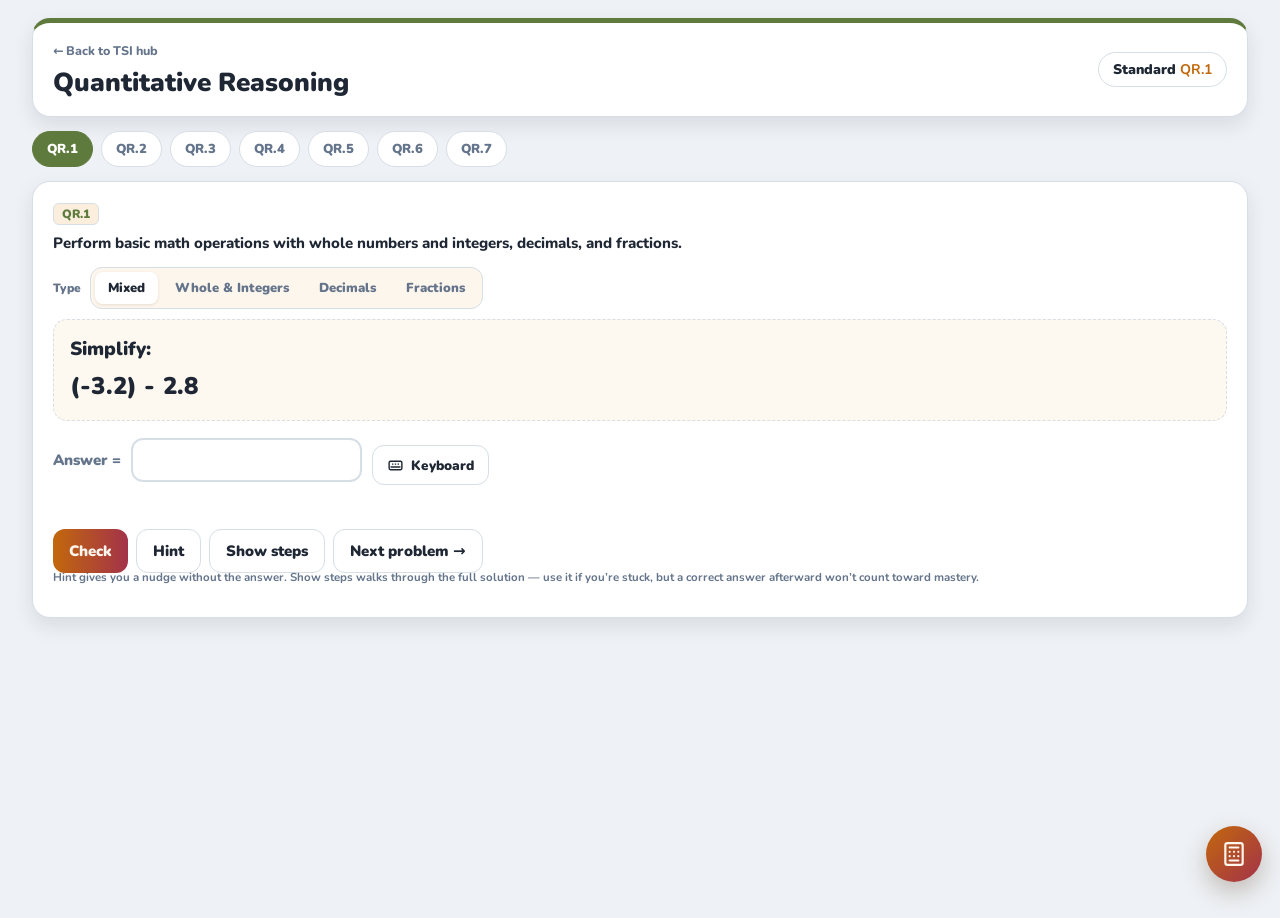
<file: apps/tsi-qr.html>
<!DOCTYPE html>
<html lang="en">
<head>
<meta charset="utf-8" />
<meta name="viewport" content="width=device-width, initial-scale=1" />
<title>Quantitative Reasoning — TSI 2.0 Practice</title>
<link rel="stylesheet" href="../tsi-theme.css?v=20260913d">
</head>
<body>
<div class="wrap" style="--accent:#5f7a3d">

  <div class="modHdr">
    <div>
      <a class="back" href="../index.html">← Back to TSI hub</a>
      <h1>Quantitative Reasoning</h1>
    </div>
    <span class="pill">Standard <b id="curCode">—</b></span>
  </div>

  <div class="modTabs" id="tabs"></div>

  <div class="modCard" id="card"></div>

</div>

<script src="../portal-tsi.js?v=20260913e"></script>
<script src="../tsi-calculator.js?v=20260913"></script>
<script>
(function(){
  'use strict';
  var $ = function(s){ return document.querySelector(s); };
  var SECTION_ID = 'quant';

  /* =====================================================================
     SHARED BUILDING BLOCKS — ported verbatim from apps/tsi-ar.html per
     math_software_best_practices.md Part 0.3. See tsi_qr_tweaking_log.md
     for the porting-status table. Only the pieces QR actually uses are
     included (e.g. no ipow/flipRel — nothing here raises to a variable
     exponent or flips an inequality, so porting them would be dead code
     per Part 6 #10).
     ===================================================================== */

  /* ---------------- Part 3: rational engine ---------------- */
  var MIN = '\u2212';
  function gcd(a, b) { a = Math.abs(a); b = Math.abs(b); while (b) { var t = b; b = a % b; a = t; } return a || 1; }
  function R(n, d) { d = (d == null) ? 1 : d; if (d < 0) { n = -n; d = -d; } var g = gcd(n, d) || 1; return { n: n / g, d: d / g }; }
  function req(a, b) { return a.n === b.n && a.d === b.d; }
  function parseRat(s) {
    if (s == null) return null;
    // Strip $ and , before parsing \u2014 purely cosmetic characters a student
    // reasonably types for a money-context answer (e.g. "$1,234.56");
    // stripping them only ever makes parsing MORE permissive, never changes
    // the numeric meaning of an already-valid answer.
    var t = String(s).trim().replace(/\u2212/g, '-').replace(/[$,]/g, '');
    if (t === '') return null;
    if (/^-?\d+\s+\d+\/\d+$/.test(t)) {
      // mixed number, e.g. "1 3/4" or "-1 3/4" (= -(1 + 3/4), not -1 + 3/4)
      var negM = t[0] === '-';
      var bodyM = (negM ? t.slice(1) : t).trim();
      var mm = bodyM.match(/^(\d+)\s+(\d+)\/(\d+)$/);
      var whole = parseInt(mm[1], 10), numM = parseInt(mm[2], 10), denM = parseInt(mm[3], 10);
      if (denM === 0) return null;
      var totalM = whole * denM + numM;
      return R(negM ? -totalM : totalM, denM);
    }
    if (/^-?\d+\/\d+$/.test(t)) {
      var parts = t.split('/'); var d = parseInt(parts[1], 10);
      if (d === 0) return null;
      return R(parseInt(parts[0], 10), d);
    }
    if (/^-?\d+$/.test(t)) return R(parseInt(t, 10), 1);
    if (/^-?\d+\.\d+$/.test(t)) {
      var neg = t[0] === '-'; var abs = neg ? t.slice(1) : t;
      var pieces = abs.split('.'); var d2 = Math.pow(10, pieces[1].length);
      var n2 = parseInt(pieces[0] + pieces[1], 10);
      return R(neg ? -n2 : n2, d2);
    }
    return null;
  }

  /* ---------------- Part 3.1/3.2: sign-aware display helpers ---------------- */
  function fmtInt(v) { return v < 0 ? MIN + Math.abs(v) : String(v); }
  function joinConstInt(v) { if (v === 0) return ''; return v < 0 ? ' ' + MIN + ' ' + Math.abs(v) : ' + ' + v; }
  function firstVarTerm(coef, v) {
    if (coef === 1) return v;
    if (coef === -1) return MIN + v;
    return (coef < 0 ? MIN + Math.abs(coef) : String(coef)) + v;
  }
  function joinVarTerm(coef, v) {
    if (coef === 0) return '';
    if (coef === 1) return ' + ' + v;
    if (coef === -1) return ' ' + MIN + ' ' + v;
    return coef < 0 ? ' ' + MIN + ' ' + Math.abs(coef) + v : ' + ' + coef + v;
  }
  function relHTML(r) { return { '<': '&lt;', '>': '&gt;', '=': '=' }[r]; }

  /* ---------------- random helpers ---------------- */
  function ri(lo, hi) { return lo + Math.floor(Math.random() * (hi - lo + 1)); }
  function nonZero(lo, hi) { var v; do { v = ri(lo, hi); } while (v === 0); return v; }
  function pick(arr) { return arr[ri(0, arr.length - 1)]; }

  /* ---------------- Part 2.1: shared floating keyboard ---------------- */
  var SHARED_KEYS = ['0','1','2','3','4','5','6','7','8','9','/','\u2212','.'];
  var sharedActiveInput = null;
  function buildSharedKbdGrid(pop) {
    var grid = pop.querySelector('.drKbdGrid'); grid.innerHTML = '';
    var extra = (grid.dataset.extra || '').split(',').filter(Boolean);
    SHARED_KEYS.concat(extra).forEach(function (k) {
      var b = document.createElement('button'); b.type = 'button';
      b.className = 'drKey' + (k.length > 1 ? ' drKeyWide' : ''); b.textContent = k;
      b.addEventListener('click', function () {
        var input = sharedActiveInput; if (!input) return;
        input.focus();
        var s = (input.selectionStart != null) ? input.selectionStart : input.value.length;
        var e2 = (input.selectionEnd != null) ? input.selectionEnd : input.value.length;
        input.value = input.value.slice(0, s) + k + input.value.slice(e2);
        var pos = s + k.length; input.setSelectionRange(pos, pos);
        input.dispatchEvent(new Event('input', { bubbles: true }));
      });
      grid.appendChild(b);
    });
    var bs = document.createElement('button'); bs.type = 'button'; bs.className = 'drKey wide'; bs.textContent = '\u232B';
    bs.addEventListener('click', function () {
      var input = sharedActiveInput; if (!input) return;
      input.focus();
      var s = (input.selectionStart != null) ? input.selectionStart : input.value.length;
      var e2 = (input.selectionEnd != null) ? input.selectionEnd : input.value.length;
      if (s === e2 && s > 0) { s = s - 1; }
      input.value = input.value.slice(0, s) + input.value.slice(e2);
      input.setSelectionRange(s, s);
      input.dispatchEvent(new Event('input', { bubbles: true }));
    });
    grid.appendChild(bs);
  }
  function closeKeyboards() {
    document.querySelectorAll('.drKbdPop').forEach(function (p) { p.style.display = 'none'; });
    document.querySelectorAll('.miniKbdBtn.active').forEach(function (b) { b.classList.remove('active'); });
  }
  var kbdDocWired = false;
  function ensureKbdDocWiring() {
    if (kbdDocWired) return; kbdDocWired = true;
    document.addEventListener('click', function (e) {
      if (e.target.closest('.drKbdPop') || e.target.closest('.drKbdBtn') || e.target.closest('.miniKbdBtn')) return;
      closeKeyboards();
    });
    document.addEventListener('keydown', function (e) { if (e.key === 'Escape') closeKeyboards(); });
    window.addEventListener('resize', closeKeyboards);
  }
  function placeKbd(pop, anchor) {
    var r = anchor.getBoundingClientRect(), margin = 8;
    var vw = document.documentElement.clientWidth, vh = window.innerHeight;
    pop.style.width = Math.min(Math.max(r.width, 240), 420) + 'px';
    var left = r.left, top = r.bottom + margin;
    if (left + pop.offsetWidth > vw - 10) left = vw - 10 - pop.offsetWidth;
    if (top + pop.offsetHeight > vh - 10) top = r.top - pop.offsetHeight - margin;
    pop.style.left = Math.max(6, left) + 'px'; pop.style.top = Math.max(6, top) + 'px';
  }
  function wireSharedKbd(scopeEl, btnId, popId) {
    var btn = document.getElementById(btnId), pop = document.getElementById(popId);
    if (!btn || !pop || !scopeEl) return;
    buildSharedKbdGrid(pop);
    sharedActiveInput = scopeEl.querySelector('input.in');
    if (!scopeEl._sharedKbdWired) {
      scopeEl._sharedKbdWired = true;
      scopeEl.addEventListener('focusin', function (e) {
        if (e.target && e.target.tagName === 'INPUT' && e.target.classList.contains('in')) sharedActiveInput = e.target;
      });
    }
    btn.addEventListener('click', function (e) {
      e.stopPropagation();
      var show = pop.style.display !== 'block';
      closeKeyboards();
      if (show) { pop.style.display = 'block'; placeKbd(pop, btn); btn.classList.add('active'); if (sharedActiveInput) sharedActiveInput.focus(); }
    });
    ensureKbdDocWiring();
  }
  function kbdSVG() {
    return '<svg viewBox="0 0 24 24" fill="none" stroke="currentColor" stroke-width="2">' +
      '<rect x="3" y="6" width="18" height="12" rx="2"></rect>' +
      '<path d="M7 10h2M11 10h2M15 10h2M5 14h14"></path></svg>';
  }
  function sharedKbdHTML(extraKeys) {
    return '<div>' +
      '<button type="button" class="miniKbdBtn" id="sharedKbdBtn" aria-label="Open keyboard">' + kbdSVG() + '<span>Keyboard</span></button>' +
      '<div class="drKbdPop" id="sharedKbdPop"><div class="drKbdGrid" data-extra="' + (extraKeys ? extraKeys.join(',') : '') + '"></div></div>' +
      '</div>';
  }

  /* ---------------- Part 2.2: segmented selector ---------------- */
  function seg(id, cur, opts) {
    var h = '<div class="drSeg" id="' + id + '" role="tablist">';
    opts.forEach(function (o) {
      h += '<button type="button" data-v="' + o[0] + '"' + (o[0] === cur ? ' class="active"' : '') + '>' + o[1] + '</button>';
    });
    return h + '</div>';
  }
  function segWrap(label, id, cur, opts) {
    return '<div style="display:flex;align-items:center;gap:8px;flex-wrap:wrap;margin-bottom:10px">' +
      '<span style="font-size:12px;font-weight:900;letter-spacing:.4px;color:var(--muted)">' + label + '</span>' +
      seg(id, cur, opts) + '</div>';
  }
  function wireSeg(id, cur, onChange) {
    var el = document.getElementById(id); if (!el) return;
    el.querySelectorAll('button').forEach(function (b) {
      b.addEventListener('click', function () { onChange(b.getAttribute('data-v')); });
    });
  }
  function stdTypeSelHTML(selId, curType, options) { return segWrap('Type', selId, curType, options); }
  function genericReveal(correct) {
    document.querySelectorAll('#answerArea input.in').forEach(function (el) { el.classList.add(correct ? 'right' : 'wrong'); });
  }

  /* ---------------- QR-new: generalized relation picker (Part 2.2 extension) ----------------
     AR.1's relSel was hardcoded to 4 inequality symbols and one module var.
     QR.3 and QR.4 both need a 3-symbol </=/> picker, so this is written as
     a parameterized version rather than a second copy — same extension
     pattern the guide asks for with keyboards ("parameterize, never
     mutate the shared thing"), applied to a control instead of a key set. */
  function relPickerHTML(id, symbols) {
    var btns = symbols.map(function (r) { return '<button type="button" data-r="' + r + '">' + relHTML(r) + '</button>'; }).join('');
    return '<div class="relSel" id="' + id + '" role="group" aria-label="comparison symbol">' + btns + '</div>';
  }
  function wireRelPicker(hostId, setter) {
    var host = document.getElementById(hostId); if (!host) return;
    host.querySelectorAll('button').forEach(function (b) {
      b.addEventListener('click', function () {
        setter(b.getAttribute('data-r'));
        host.querySelectorAll('button').forEach(function (x) { x.classList.remove('sel'); });
        b.classList.add('sel');
      });
    });
  }
  function revealRelPicker(hostId, correctRel) {
    var host = document.getElementById(hostId); if (!host) return;
    host.querySelectorAll('button').forEach(function (b) {
      b.disabled = true;
      if (b.getAttribute('data-r') === correctRel) b.classList.add('right');
      else if (b.classList.contains('sel')) b.classList.add('wrong');
    });
  }

  /* ---------------- QR-new: binary choice control (Part 2.4) ----------------
     Defined in tsi-theme.css since AR.1 but never actually used there —
     QR.7's interpretMeaning kind is the first real caller. */
  function choice2HTML(id, optA, optB) {
    return '<div class="choice2" id="' + id + '"><button type="button" data-c="A">' + optA + '</button><button type="button" data-c="B">' + optB + '</button></div>';
  }
  function wireChoice2(hostId, setter) {
    var host = document.getElementById(hostId); if (!host) return;
    host.querySelectorAll('button').forEach(function (b) {
      b.addEventListener('click', function () {
        setter(b.getAttribute('data-c'));
        host.querySelectorAll('button').forEach(function (x) { x.classList.remove('sel'); });
        b.classList.add('sel');
      });
    });
  }
  function revealChoice2(hostId, correctLetter) {
    var host = document.getElementById(hostId); if (!host) return;
    host.querySelectorAll('button').forEach(function (b) {
      b.disabled = true;
      if (b.getAttribute('data-c') === correctLetter) b.classList.add('right');
      else if (b.classList.contains('sel')) b.classList.add('wrong');
    });
  }

  /* ---------------- QR-new: exact decimal formatting (Part 3 extension) ----------------
     Converts a rational to a decimal STRING using pure integer arithmetic
     — never toFixed()/float division — so it's exact for any r.d of the
     form 2^a*5^b (every value this module generates satisfies that). A
     float-based formatter is exactly the "suppressed-value display" bug
     family from Part 6 #5 waiting to happen; this sidesteps it entirely. */
  function ratToDecimalStr(r) {
    var d = r.d, n = r.n, twos = 0, fives = 0, dd = d;
    while (dd % 2 === 0) { dd /= 2; twos++; }
    while (dd % 5 === 0) { dd /= 5; fives++; }
    if (dd !== 1) return null;
    var k = Math.max(twos, fives);
    var mul = Math.pow(2, k - twos) * Math.pow(5, k - fives);
    var scaledN = n * mul;
    var neg = scaledN < 0; scaledN = Math.abs(scaledN);
    var s = String(scaledN);
    while (s.length <= k) s = '0' + s;
    var intPart = k === 0 ? s : s.slice(0, s.length - k);
    var fracPart = k === 0 ? '' : s.slice(s.length - k);
    return (neg ? '-' : '') + intPart + (k > 0 ? '.' + fracPart : '');
  }
  function fracHTML(n, d) {
    var neg = (n < 0) !== (d < 0);
    n = Math.abs(n); d = Math.abs(d);
    return (neg ? MIN : '') + '<span class="vfrac"><span>' + n + '</span><span>' + d + '</span></span>';
  }
  function pctStr(r) { var p = R(r.n * 100, r.d); return p.d === 1 ? String(p.n) : ratToDecimalStr(p); }
  function labeledValueHTML(letter, valueHTML) {
    return '<div style="display:inline-flex;align-items:baseline;gap:8px;margin:4px 16px 4px 0">' +
      '<span style="font-weight:900;color:var(--accent);font-size:14px">' + letter + ':</span>' +
      '<span style="font-size:19px;font-weight:900">' + valueHTML + '</span></div>';
  }
  function propFracHTML(top, bottom) {
    var topStr = top === 'x' ? '<b style="color:var(--accent)">x</b>' : String(top);
    var botStr = bottom === 'x' ? '<b style="color:var(--accent)">x</b>' : String(bottom);
    return '<span class="vfrac"><span>' + topStr + '</span><span>' + botStr + '</span></span>';
  }

  /* =====================================================================
     QR.1 — Perform basic math operations with whole numbers/integers,
     decimals, and fractions.
     ===================================================================== */
  var QR1_curType = 'mixed';
  function genQR1_intOp() {
    var op = pick(['+', '-', '\u00d7', '\u00f7']);
    var a, b, answer;
    if (op === '\u00f7') { b = nonZero(-12, 12); var q = ri(-12, 12); a = b * q; answer = R(q, 1); }
    else {
      a = ri(-20, 20); b = ri(-20, 20);
      if (op === '+') answer = R(a + b, 1);
      else if (op === '-') answer = R(a - b, 1);
      else answer = R(a * b, 1);
    }
    return { kind: 'intOp', op: op, a: a, b: b, answer: answer };
  }
  function genQR1_decOp() {
    var op = pick(['+', '-', '\u00d7', '\u00f7']);
    var at, bt, aR, bR, answer;
    if (op === '\u00f7') {
      bt = nonZero(-50, 50); var qt = nonZero(-50, 50);
      bR = R(bt, 10); var qR = R(qt, 10); aR = R(bt * qt, 100); answer = qR;
    } else {
      at = ri(-50, 50); bt = ri(-50, 50); aR = R(at, 10); bR = R(bt, 10);
      if (op === '+') answer = R(aR.n * bR.d + bR.n * aR.d, aR.d * bR.d);
      else if (op === '-') answer = R(aR.n * bR.d - bR.n * aR.d, aR.d * bR.d);
      else answer = R(aR.n * bR.n, aR.d * bR.d);
    }
    return { kind: 'decOp', op: op, aR: aR, bR: bR, answer: answer };
  }
  function genQR1_fracOp() {
    var DENOMS = [2, 3, 4, 5, 6, 8, 9, 10, 12];
    var d1 = pick(DENOMS), d2 = pick(DENOMS);
    var n1 = nonZero(-8, 8), n2 = nonZero(-8, 8);
    var f1 = R(n1, d1), f2 = R(n2, d2);
    var op = pick(['+', '-', '\u00d7', '\u00f7']);
    var answer;
    if (op === '+') answer = R(f1.n * f2.d + f2.n * f1.d, f1.d * f2.d);
    else if (op === '-') answer = R(f1.n * f2.d - f2.n * f1.d, f1.d * f2.d);
    else if (op === '\u00d7') answer = R(f1.n * f2.n, f1.d * f2.d);
    else answer = R(f1.n * f2.d, f1.d * f2.n);
    return { kind: 'fracOp', f1: f1, f2: f2, op: op, answer: answer };
  }
  function genQR1(mode) {
    var kind = mode === 'mixed' ? pick(['intOp', 'decOp', 'fracOp']) : mode;
    var p;
    if (kind === 'intOp') p = genQR1_intOp();
    else if (kind === 'decOp') p = genQR1_decOp();
    else p = genQR1_fracOp();
    p.stdType = kind;
    return p;
  }
  function wrapNeg(str, isNeg) { return isNeg ? '(' + str + ')' : str; }
  function QR1PromptDispatch(p) {
    var opSym = p.op;
    if (p.kind === 'intOp') {
      return '<div class="qQuestion">Simplify:</div><div class="eqLine">' +
        wrapNeg(fmtInt(p.a), p.a < 0) + ' ' + opSym + ' ' + wrapNeg(fmtInt(p.b), p.b < 0) + '</div>';
    }
    if (p.kind === 'decOp') {
      var aStr = ratToDecimalStr(p.aR), bStr = ratToDecimalStr(p.bR);
      return '<div class="qQuestion">Simplify:</div><div class="eqLine">' +
        wrapNeg(aStr, p.aR.n < 0) + ' ' + opSym + ' ' + wrapNeg(bStr, p.bR.n < 0) + '</div>';
    }
    return '<div class="qQuestion">Simplify:</div><div class="eqLine">' +
      fracHTML(p.f1.n, p.f1.d) + ' ' + opSym + ' ' + fracHTML(p.f2.n, p.f2.d) + '</div>';
  }
  function QR1AnswerDispatch(p) {
    return '<span class="ansLabel">Answer =</span><input type="text" class="in" id="ans_x" inputmode="text" autocomplete="off" aria-label="answer">' + sharedKbdHTML();
  }
  function QR1ReadDispatch(p) {
    var el = document.getElementById('ans_x'); var v = el ? el.value.trim() : '';
    if (v === '') return null;
    return { x: v };
  }
  function QR1CheckDispatch(p, ans) {
    if (!ans) return false;
    var r = parseRat(ans.x); if (!r) return false;
    return req(r, p.answer);
  }
  function QR1HintsDispatch(p) {
    if (p.kind === 'intOp') return '<p>Work through the operation one step at a time, and keep careful track of the sign (positive or negative) of your result.</p>';
    if (p.kind === 'decOp') return '<p>Line up the decimal points before adding or subtracting. For multiplication or division, it can help to ignore the decimal points first and place them back in afterward.</p>';
    if (p.op === '+' || p.op === '-') return '<p>Find a common denominator before adding or subtracting the fractions.</p>';
    if (p.op === '\u00d7') return '<p>Multiply straight across: numerator times numerator, denominator times denominator. Simplify at the end.</p>';
    return '<p>Dividing by a fraction is the same as multiplying by its reciprocal (flip the second fraction).</p>';
  }
  function QR1StepsDispatch(p) {
    if (p.kind === 'intOp') {
      var lines = [];
      if (p.op === '\u00f7') lines.push(fmtInt(p.a) + ' \u00f7 ' + fmtInt(p.b) + ' = ' + fmtInt(p.answer.n));
      else lines.push(fmtInt(p.a) + ' ' + p.op + ' ' + fmtInt(p.b) + ' = ' + fmtInt(p.answer.n));
      return '<ol class="stepList"><li>' + lines.join('</li><li>') + '</li></ol>';
    }
    if (p.kind === 'decOp') {
      var aStr = ratToDecimalStr(p.aR), bStr = ratToDecimalStr(p.bR), ansStr = ratToDecimalStr(p.answer);
      return '<ol class="stepList"><li>' + aStr + ' ' + p.op + ' ' + bStr + ' = ' + ansStr + '</li></ol>';
    }
    var f1 = p.f1, f2 = p.f2, lines2 = [];
    if (p.op === '+' || p.op === '-') {
      var commonD = f1.d * f2.d;
      lines2.push('Common denominator: ' + f1.d + ' \u00d7 ' + f2.d + ' = ' + commonD);
      lines2.push(fracHTML(f1.n * f2.d, commonD) + ' ' + p.op + ' ' + fracHTML(f2.n * f1.d, commonD));
    } else if (p.op === '\u00d7') {
      lines2.push(fracHTML(f1.n, f1.d) + ' \u00d7 ' + fracHTML(f2.n, f2.d) + ' = ' + fracHTML(f1.n * f2.n, f1.d * f2.d));
    } else {
      lines2.push('Flip the second fraction and multiply: ' + fracHTML(f1.n, f1.d) + ' \u00d7 ' + fracHTML(f2.d, f2.n));
      lines2.push('= ' + fracHTML(f1.n * f2.d, f1.d * f2.n));
    }
    lines2.push('Simplified: ' + (p.answer.d === 1 ? fmtInt(p.answer.n) : fracHTML(p.answer.n, p.answer.d)));
    return '<ol class="stepList"><li>' + lines2.join('</li><li>') + '</li></ol>';
  }

  /* =====================================================================
     QR.2 — Round numbers to a given decimal place.
     ===================================================================== */
  var QR2_curType = 'mixed';
  /* "whole" places round a genuine large whole number (the spec's own
     example: 4,382 -> nearest hundred -> 4,400); "decimal" places round a
     small value stored in thousandths (existing behavior, unchanged). Both
     share roundHalfUpInt \u2014 half-up rounding to a given divisor is the same
     operation either way, just at a different scale. */
  var QR2_PLACES = {
    one: { divisor: 1000, label: 'the nearest whole number', kind: 'decimal' },
    tenth: { divisor: 100, label: 'the nearest tenth', kind: 'decimal' },
    hundredth: { divisor: 10, label: 'the nearest hundredth', kind: 'decimal' },
    ten: { divisor: 10, label: 'the nearest ten', kind: 'whole' },
    hundred: { divisor: 100, label: 'the nearest hundred', kind: 'whole' },
    thousand: { divisor: 1000, label: 'the nearest thousand', kind: 'whole' }
  };
  function roundHalfUpInt(n, d) { var q = Math.floor(n / d); var rem = n - q * d; return (rem * 2 >= d) ? (q + 1) * d : q * d; }
  function fmtThousands(n) { return String(n).replace(/\B(?=(\d{3})+(?!\d))/g, ','); }
  function genQR2(mode) {
    var place = mode === 'mixed' ? pick(['one', 'tenth', 'hundredth', 'ten', 'hundred', 'thousand']) : mode;
    var info = QR2_PLACES[place];
    var forceTie = Math.random() < 0.2;
    if (info.kind === 'whole') {
      var val = ri(1000, 999999);
      var divisor = info.divisor;
      if (forceTie) {
        var base0 = Math.floor(val / divisor) * divisor;
        val = base0 + Math.floor(divisor / 2);
      }
      var rounded = roundHalfUpInt(val, divisor);
      return { kind: 'round', place: place, isWhole: true, val: val, rounded: rounded, answer: R(rounded, 1), stdType: place };
    }
    var valTh = ri(1, 999999);
    var divisor = info.divisor;
    if (forceTie && divisor > 1) {
      var base = Math.floor(valTh / divisor) * divisor;
      valTh = base + Math.floor(divisor / 2);
      if (valTh === 0) valTh = divisor;
    }
    var roundedTh = roundHalfUpInt(valTh, divisor);
    return { kind: 'round', place: place, isWhole: false, valTh: valTh, roundedTh: roundedTh, answer: R(roundedTh, 1000), stdType: place };
  }
  function QR2PromptDispatch(p) {
    var valStr = p.isWhole ? fmtThousands(p.val) : ratToDecimalStr(R(p.valTh, 1000));
    return '<div class="qQuestion">Round ' + valStr + ' to ' + QR2_PLACES[p.place].label + '.</div>';
  }
  function QR2AnswerDispatch(p) { return '<span class="ansLabel">Answer =</span><input type="text" class="in" id="ans_x" inputmode="text" autocomplete="off" aria-label="rounded value">' + sharedKbdHTML(); }
  function QR2ReadDispatch(p) { var el = document.getElementById('ans_x'); var v = el ? el.value.trim() : ''; if (v === '') return null; return { x: v }; }
  function QR2CheckDispatch(p, ans) { if (!ans) return false; var r = parseRat(ans.x); if (!r) return false; return req(r, p.answer); }
  function QR2HintsDispatch(p) { return '<p>Look at the digit immediately to the right of the place you\u2019re rounding to. If it\u2019s 5 or more, round the target digit up; if it\u2019s 4 or less, leave the target digit as is \u2014 then drop everything after it.</p>'; }
  function QR2StepsDispatch(p) {
    var valStr = p.isWhole ? fmtThousands(p.val) : ratToDecimalStr(R(p.valTh, 1000));
    var ansStr = p.isWhole ? fmtThousands(p.rounded) : ratToDecimalStr(p.answer);
    var lines = [
      'Original value: ' + valStr,
      'Look at the digit right after ' + QR2_PLACES[p.place].label.replace('the nearest ', '') + '\u2019s place to decide whether to round up or down.',
      'Rounded to ' + QR2_PLACES[p.place].label + ': ' + ansStr
    ];
    return '<ol class="stepList"><li>' + lines.join('</li><li>') + '</li></ol>';
  }

  /* =====================================================================
     QR.3 — Compare numbers in a variety of forms (decimal, fraction,
     percent, integer) — rational only.
     ===================================================================== */
  var QR3_curType = 'mixed';
  var QR3_selRel = null;
  var NICE_FRACS = [[1,2],[1,4],[3,4],[1,5],[2,5],[3,5],[4,5],[1,8],[3,8],[5,8],[7,8],
                     [1,10],[3,10],[7,10],[9,10],[1,20],[3,20],[1,25],[7,25]];
  function genQR3Value() {
    var whole = ri(0, 4);
    if (Math.random() >= 0.75) return R(whole, 1);
    var f = pick(NICE_FRACS);
    return R(whole * f[1] + f[0], f[1]);
  }
  function pickForm(r) { var opts = ['decimal', 'fraction', 'percent']; if (r.d === 1) opts.push('integer'); return pick(opts); }
  function displayValueHTML(r, form) {
    if (form === 'integer') return String(r.n);
    if (form === 'decimal') return ratToDecimalStr(r);
    if (form === 'fraction') return fracHTML(r.n, r.d);
    return pctStr(r) + '%';
  }
  function compareRel(r1, r2) { var lhs = r1.n * r2.d, rhs = r2.n * r1.d; if (lhs === rhs) return '='; return lhs < rhs ? '<' : '>'; }
  function genQR3_compare() {
    var r1 = genQR3Value(), r2;
    if (Math.random() < 0.18) { r2 = r1; } else { do { r2 = genQR3Value(); } while (req(r1, r2)); }
    return { kind: 'compare', r1: r1, r2: r2, form1: pickForm(r1), form2: pickForm(r2), rel: compareRel(r1, r2) };
  }
  function genQR3_order() {
    var vals = [];
    while (vals.length < 3) { var v = genQR3Value(); if (!vals.some(function (x) { return req(x, v); })) vals.push(v); }
    var forms = vals.map(pickForm);
    var letters = ['A', 'B', 'C'];
    var idx = [0, 1, 2].slice().sort(function (i, j) { return compareRel(vals[i], vals[j]) === '<' ? -1 : 1; });
    return { kind: 'order', vals: vals, forms: forms, letters: letters, order: idx.map(function (i) { return letters[i]; }) };
  }
  function genQR3(mode) {
    var kind = mode === 'mixed' ? pick(['compare', 'order']) : mode;
    var p = (kind === 'compare') ? genQR3_compare() : genQR3_order();
    p.stdType = kind;
    return p;
  }
  function QR3PromptDispatch(p) {
    if (p.kind === 'compare') {
      return '<div class="qQuestion">Compare the two values:</div>' +
        '<div style="margin-top:6px">' + labeledValueHTML('A', displayValueHTML(p.r1, p.form1)) + labeledValueHTML('B', displayValueHTML(p.r2, p.form2)) + '</div>';
    }
    return '<div class="qQuestion">Put these three values in order from smallest to largest.</div>' +
      '<div style="margin-top:6px">' +
      labeledValueHTML(p.letters[0], displayValueHTML(p.vals[0], p.forms[0])) +
      labeledValueHTML(p.letters[1], displayValueHTML(p.vals[1], p.forms[1])) +
      labeledValueHTML(p.letters[2], displayValueHTML(p.vals[2], p.forms[2])) + '</div>';
  }
  function QR3AnswerDispatch(p) {
    if (p.kind === 'compare') return '<span class="ansLabel">A</span>' + relPickerHTML('qr3RelSel', ['<', '=', '>']) + '<span class="ansLabel">B</span>';
    return '<div class="qPart"><div class="qLabel">Smallest</div><input type="text" class="in" id="ans_small" maxlength="1" style="width:60px;text-align:center;text-transform:uppercase" autocomplete="off" aria-label="letter of smallest value"></div>' +
      '<div class="qPart"><div class="qLabel">Middle</div><input type="text" class="in" id="ans_mid" maxlength="1" style="width:60px;text-align:center;text-transform:uppercase" autocomplete="off" aria-label="letter of middle value"></div>' +
      '<div class="qPart"><div class="qLabel">Largest</div><input type="text" class="in" id="ans_large" maxlength="1" style="width:60px;text-align:center;text-transform:uppercase" autocomplete="off" aria-label="letter of largest value"></div>';
  }
  function QR3ReadDispatch(p) {
    if (p.kind === 'compare') return QR3_selRel ? { rel: QR3_selRel } : null;
    var es = document.getElementById('ans_small'), em = document.getElementById('ans_mid'), el = document.getElementById('ans_large');
    var vs = es ? es.value.trim() : '', vm = em ? em.value.trim() : '', vl = el ? el.value.trim() : '';
    if (vs === '' && vm === '' && vl === '') return null;
    return { order: [vs, vm, vl] };
  }
  function QR3CheckDispatch(p, ans) {
    if (!ans) return false;
    if (p.kind === 'compare') return ans.rel === p.rel;
    for (var i = 0; i < 3; i++) { if (String(ans.order[i] || '').trim().toUpperCase() !== p.order[i]) return false; }
    return true;
  }
  function QR3HintsDispatch(p) {
    if (p.kind === 'compare') return '<p>Convert both values to the same form (decimals work well for comparing) before deciding which is larger.</p>';
    return '<p>Convert all three values to decimals \u2014 that makes them easy to line up and compare directly.</p>';
  }
  function QR3StepsDispatch(p) {
    if (p.kind === 'compare') {
      var lines = [
        'A as a decimal: ' + ratToDecimalStr(p.r1),
        'B as a decimal: ' + ratToDecimalStr(p.r2),
        'A ' + relHTML(p.rel) + ' B'
      ];
      return '<ol class="stepList"><li>' + lines.join('</li><li>') + '</li></ol>';
    }
    var decs = p.letters.map(function (L, i) { return L + ' = ' + ratToDecimalStr(p.vals[i]); });
    var lines2 = ['Convert each value to a decimal: ' + decs.join(', '), 'Order from smallest to largest: ' + p.order.join(' < ')];
    return '<ol class="stepList"><li>' + lines2.join('</li><li>') + '</li></ol>';
  }

  /* =====================================================================
     QR.4 — Compare magnitudes of rational and irrational numbers.
     ===================================================================== */
  var QR4_curType = 'mixed';
  var QR4_selRel = null;
  function isPerfectSquare(n) { var r = Math.round(Math.sqrt(n)); return r * r === n; }
  function isqrtFloor(N) { var n = 0; while ((n + 1) * (n + 1) <= N) n++; return n; }
  function numericOf(val) {
    if (val.type === 'sqrt') return Math.sqrt(val.N);
    if (val.type === 'pi') return val.dir === 'mul' ? val.k * Math.PI : Math.PI / val.k;
    return val.r.n / val.r.d;
  }
  function displayValQR4HTML(val) {
    if (val.type === 'sqrt') return '&radic;' + val.N;
    if (val.type === 'pi') return (val.dir === 'mul' ? (val.k === 1 ? '' : val.k) + '&pi;' : '&pi;/' + val.k);
    if (val.r.d === 1) return String(val.r.n);
    return fracHTML(val.r.n, val.r.d);
  }
  var QR4_NICE_FRACS = [[1,2],[1,4],[3,4],[1,5],[2,5],[3,5],[4,5],[1,8],[3,8],[5,8],[7,8]];
  function genValueQR4() {
    var t = pick(['sqrt', 'pi', 'rational']);
    if (t === 'sqrt') return { type: 'sqrt', N: ri(2, 99) };
    if (t === 'pi') return { type: 'pi', k: ri(1, 4), dir: pick(['mul', 'div']) };
    var whole = ri(0, 6);
    if (Math.random() >= 0.6) return { type: 'rat', r: R(whole, 1) };
    var f = pick(QR4_NICE_FRACS);
    return { type: 'rat', r: R(whole * f[1] + f[0], f[1]) };
  }
  function genQR4_compare() {
    var v1, v2, rel;
    if (Math.random() < 0.15) {
      var base = ri(2, 10);
      v1 = { type: 'sqrt', N: base * base }; v2 = { type: 'rat', r: R(base, 1) };
      if (Math.random() < 0.5) { var tmp = v1; v1 = v2; v2 = tmp; }
      rel = '=';
    } else {
      var tries = 0, n1, n2;
      do { v1 = genValueQR4(); v2 = genValueQR4(); n1 = numericOf(v1); n2 = numericOf(v2); tries++; }
      while (Math.abs(n1 - n2) < 0.05 && tries < 200);
      rel = n1 < n2 ? '<' : (n1 > n2 ? '>' : '=');
    }
    return { kind: 'compare', v1: v1, v2: v2, rel: rel };
  }
  function genQR4_between() {
    var N; do { N = ri(2, 399); } while (isPerfectSquare(N));
    var n = isqrtFloor(N);
    return { kind: 'between', N: N, lo: n, hi: n + 1 };
  }
  function genQR4(mode) {
    var kind = mode === 'mixed' ? pick(['compare', 'between']) : mode;
    var p = (kind === 'compare') ? genQR4_compare() : genQR4_between();
    p.stdType = kind;
    return p;
  }
  function QR4PromptDispatch(p) {
    if (p.kind === 'compare') {
      return '<div class="qQuestion">Compare the two values:</div>' +
        '<div style="margin-top:6px">' + labeledValueHTML('A', displayValQR4HTML(p.v1)) + labeledValueHTML('B', displayValQR4HTML(p.v2)) + '</div>';
    }
    return '<div class="qQuestion"><span class="eqLine">&radic;' + p.N + '</span> is between which two consecutive integers?</div>';
  }
  function QR4AnswerDispatch(p) {
    if (p.kind === 'compare') return '<span class="ansLabel">A</span>' + relPickerHTML('qr4RelSel', ['<', '=', '>']) + '<span class="ansLabel">B</span>';
    return '<span class="ansLabel">Lower =</span><input type="text" class="in" id="ans_lo" autocomplete="off" aria-label="lower integer bound">' +
      '<span class="ansLabel">Upper =</span><input type="text" class="in" id="ans_hi" autocomplete="off" aria-label="upper integer bound">' + sharedKbdHTML();
  }
  function QR4ReadDispatch(p) {
    if (p.kind === 'compare') return QR4_selRel ? { rel: QR4_selRel } : null;
    var elo = document.getElementById('ans_lo'), ehi = document.getElementById('ans_hi');
    var vlo = elo ? elo.value.trim() : '', vhi = ehi ? ehi.value.trim() : '';
    if (vlo === '' && vhi === '') return null;
    return { lo: vlo, hi: vhi };
  }
  function QR4CheckDispatch(p, ans) {
    if (!ans) return false;
    if (p.kind === 'compare') return ans.rel === p.rel;
    var lo = parseRat(ans.lo), hi = parseRat(ans.hi);
    if (!lo || !hi) return false;
    return req(lo, R(p.lo, 1)) && req(hi, R(p.hi, 1));
  }
  function QR4HintsDispatch(p) {
    if (p.kind === 'compare') return '<p>Estimate each value as a decimal (for a square root, think about which perfect squares it falls between; &pi; is about 3.14) before comparing.</p>';
    return '<p>Think of the perfect squares near ' + p.N + ' \u2014 which one is just below it, and which is just above?</p>';
  }
  function QR4StepsDispatch(p) {
    if (p.kind === 'compare') {
      var lines = [
        'A \u2248 ' + numericOf(p.v1).toFixed(3),
        'B \u2248 ' + numericOf(p.v2).toFixed(3),
        'A ' + relHTML(p.rel) + ' B'
      ];
      return '<ol class="stepList"><li>' + lines.join('</li><li>') + '</li></ol>';
    }
    var lines2 = [
      p.lo + '<sup>2</sup> = ' + (p.lo * p.lo) + ', which is less than ' + p.N,
      p.hi + '<sup>2</sup> = ' + (p.hi * p.hi) + ', which is greater than ' + p.N,
      'So &radic;' + p.N + ' is between ' + p.lo + ' and ' + p.hi
    ];
    return '<ol class="stepList"><li>' + lines2.join('</li><li>') + '</li></ol>';
  }

  /* =====================================================================
     QR.5 — Solve problems with ratios, proportions, and percents.
     ---------------------------------------------------------------------
     The proportion generator's construction (pick t, build the other
     three values around it) is ported/adapted from the legacy
     apps/proportions.html's genProportion() "easy" branch — same exact
     identity, translated from that file's own float+epsilon checker to
     this project's exact-rational req() checker. See tsi_qr_tweaking_log.md.
     ===================================================================== */
  var QR5_curType = 'mixed';
  var QR5_RATIO_NOUNS = [['cats', 'dogs'], ['red marbles', 'blue marbles'], ['sedans', 'trucks'], ['novels', 'textbooks']];
  function genQR5_proportion() {
    var pos = pick(['a', 'b', 'c', 'd']);
    var a, b, c, d, t = ri(2, 9), ans;
    if (pos === 'a') { c = ri(2, 12); d = ri(2, 12); b = d * t; a = 'x'; ans = t * c; }
    else if (pos === 'b') { c = ri(2, 12); d = ri(2, 12); a = c * t; b = 'x'; ans = t * d; }
    else if (pos === 'c') { b = ri(2, 12); d = ri(2, 12); a = b * t; c = 'x'; ans = t * d; }
    else { a = ri(2, 12); c = ri(2, 12); b = a * t; d = 'x'; ans = t * c; }
    return { kind: 'proportion', pos: pos, a: a, b: b, c: c, d: d, t: t, answer: R(ans, 1) };
  }
  var QR5_NICE_PCTS = [5, 10, 15, 20, 25, 30, 40, 50, 60, 75, 80];
  function genQR5_percent() {
    var ask = pick(['part', 'whole', 'percent']);
    var p = pick(QR5_NICE_PCTS);
    var g = gcd(p, 100);
    var w = (100 / g) * ri(1, 12);
    var part = w * p / 100;
    var ans = ask === 'part' ? part : (ask === 'whole' ? w : p);
    return { kind: 'percent', ask: ask, p: p, w: w, part: part, answer: R(ans, 1) };
  }
  function genQR5_ratio() {
    var variant = pick(['findPart', 'simplify']);
    var nounIdx = ri(0, QR5_RATIO_NOUNS.length - 1);
    if (variant === 'findPart') {
      var m = ri(1, 9), n; do { n = ri(1, 9); } while (n === m);
      var k = ri(1, 10), total = k * (m + n), askFor = pick(['first', 'second']);
      var ans = askFor === 'first' ? k * m : k * n;
      return { kind: 'ratio', variant: 'findPart', nounIdx: nounIdx, m: m, n: n, total: total, askFor: askFor, answer: R(ans, 1) };
    }
    var base = ri(1, 12), base2; do { base2 = ri(1, 12); } while (base2 === base);
    var g2 = gcd(base, base2), rm = base / g2, rn = base2 / g2;
    var k2 = ri(1, 8), countA = base * k2, countB = base2 * k2;
    return { kind: 'ratio', variant: 'simplify', nounIdx: nounIdx, countA: countA, countB: countB, ansM: rm, ansN: rn };
  }
  function genQR5(mode) {
    var kind = mode === 'mixed' ? pick(['proportion', 'percent', 'ratio']) : mode;
    var p;
    if (kind === 'proportion') p = genQR5_proportion();
    else if (kind === 'percent') p = genQR5_percent();
    else p = genQR5_ratio();
    p.stdType = kind;
    return p;
  }
  function QR5PromptDispatch(p) {
    if (p.kind === 'proportion') {
      return '<div class="qQuestion">Solve the proportion for x:</div><div class="eqLine">' + propFracHTML(p.a, p.b) + ' &nbsp;=&nbsp; ' + propFracHTML(p.c, p.d) + '</div>';
    }
    if (p.kind === 'percent') {
      if (p.ask === 'part') return '<div class="qQuestion">' + p.p + '% of ' + p.w + ' is what number?</div>';
      if (p.ask === 'whole') return '<div class="qQuestion">' + p.part + ' is ' + p.p + '% of what number?</div>';
      return '<div class="qQuestion">' + p.part + ' is what percent of ' + p.w + '?</div>';
    }
    var nouns = QR5_RATIO_NOUNS[p.nounIdx];
    if (p.variant === 'findPart') {
      var whichNoun = p.askFor === 'first' ? nouns[0] : nouns[1];
      return '<div class="qQuestion">The ratio of ' + nouns[0] + ' to ' + nouns[1] + ' is ' + p.m + ':' + p.n + '. If there are ' + p.total + ' animals in all, how many are ' + whichNoun + '?</div>';
    }
    return '<div class="qQuestion">A collection has ' + p.countA + ' ' + nouns[0] + ' and ' + p.countB + ' ' + nouns[1] + '. Write the ratio of ' + nouns[0] + ' to ' + nouns[1] + ' in simplest form.</div>';
  }
  function QR5AnswerDispatch(p) {
    if (p.kind === 'proportion') return '<span class="ansLabel">x =</span><input type="text" class="in" id="ans_x" autocomplete="off" aria-label="value of x">' + sharedKbdHTML();
    if (p.kind === 'percent') {
      var label = p.ask === 'percent' ? 'Percent (without the % sign) =' : 'Value =';
      return '<span class="ansLabel">' + label + '</span><input type="text" class="in" id="ans_x" autocomplete="off" aria-label="answer">' + sharedKbdHTML();
    }
    if (p.variant === 'findPart') return '<span class="ansLabel">Count =</span><input type="text" class="in" id="ans_x" autocomplete="off" aria-label="count">' + sharedKbdHTML();
    var nouns = QR5_RATIO_NOUNS[p.nounIdx];
    return '<span class="ansLabel">' + nouns[0] + ' =</span><input type="text" class="in" id="ans_a" autocomplete="off" aria-label="ratio first term" style="width:70px">' +
      '<span class="ansLabel">:</span>' +
      '<span class="ansLabel">' + nouns[1] + ' =</span><input type="text" class="in" id="ans_b" autocomplete="off" aria-label="ratio second term" style="width:70px">' + sharedKbdHTML();
  }
  function QR5ReadDispatch(p) {
    if (p.kind === 'ratio' && p.variant === 'simplify') {
      var ea = document.getElementById('ans_a'), eb = document.getElementById('ans_b');
      var va = ea ? ea.value.trim() : '', vb = eb ? eb.value.trim() : '';
      if (va === '' && vb === '') return null;
      return { m: va, n: vb };
    }
    var el = document.getElementById('ans_x'); var v = el ? el.value.trim() : '';
    if (v === '') return null;
    return { x: v };
  }
  function QR5CheckDispatch(p, ans) {
    if (!ans) return false;
    if (p.kind === 'proportion' || p.kind === 'percent') { var r = parseRat(ans.x); return !!r && req(r, p.answer); }
    if (p.variant === 'findPart') { var r2 = parseRat(ans.x); return !!r2 && req(r2, p.answer); }
    var rm = parseRat(ans.m), rn = parseRat(ans.n);
    if (!rm || !rn) return false;
    return req(rm, R(p.ansM, 1)) && req(rn, R(p.ansN, 1));
  }
  function QR5HintsDispatch(p) {
    if (p.kind === 'proportion') return '<p>Cross-multiply the two fractions, then divide to isolate x.</p>';
    if (p.kind === 'percent') return '<p>Remember: "of" means multiply, and a percent is that number divided by 100.</p>';
    if (p.variant === 'findPart') return '<p>Add the two ratio numbers together to find how many equal groups make up the total, then find the size of one group.</p>';
    return '<p>Find the greatest common factor of both counts, then divide both by it.</p>';
  }
  function QR5StepsDispatch(p) {
    if (p.kind === 'proportion') {
      var A = p.a === 'x' ? 'x' : p.a, B = p.b === 'x' ? 'x' : p.b, C = p.c === 'x' ? 'x' : p.c, D = p.d === 'x' ? 'x' : p.d;
      var lines = ['Cross multiply: ' + A + ' \u00b7 ' + D + ' = ' + B + ' \u00b7 ' + C, 'Divide to isolate x: x = ' + p.answer.n];
      return '<ol class="stepList"><li>' + lines.join('</li><li>') + '</li></ol>';
    }
    if (p.kind === 'percent') {
      var lines2;
      if (p.ask === 'part') lines2 = ['Part = ' + p.p + '/100 \u00d7 ' + p.w + ' = ' + p.part];
      else if (p.ask === 'whole') lines2 = ['Whole = ' + p.part + ' \u00f7 (' + p.p + '/100) = ' + p.w];
      else lines2 = ['Percent = (' + p.part + ' / ' + p.w + ') \u00d7 100 = ' + p.p + '%'];
      return '<ol class="stepList"><li>' + lines2.join('</li><li>') + '</li></ol>';
    }
    var nouns = QR5_RATIO_NOUNS[p.nounIdx];
    if (p.variant === 'findPart') {
      var lines3 = [
        'Total equal parts: ' + p.m + ' + ' + p.n + ' = ' + (p.m + p.n),
        'Size of one part: ' + p.total + ' \u00f7 ' + (p.m + p.n) + ' = ' + (p.total / (p.m + p.n)),
        (p.askFor === 'first' ? nouns[0] : nouns[1]) + ': ' + (p.askFor === 'first' ? p.m : p.n) + ' \u00d7 ' + (p.total / (p.m + p.n)) + ' = ' + p.answer.n
      ];
      return '<ol class="stepList"><li>' + lines3.join('</li><li>') + '</li></ol>';
    }
    var lines4 = [
      'Greatest common factor of ' + p.countA + ' and ' + p.countB + ': ' + gcd(p.countA, p.countB),
      'Divide both counts by it: ' + p.ansM + ':' + p.ansN
    ];
    return '<ol class="stepList"><li>' + lines4.join('</li><li>') + '</li></ol>';
  }

  /* =====================================================================
     QR.6 — Solve proportional relationship problems in context (unit
     rate, direct variation, financial literacy).
     ===================================================================== */
  var QR6_curType = 'mixed';
  var QR6_UNIT_FRACS = [[1,1],[2,1],[3,1],[1,2],[3,2],[5,2],[1,4],[3,4],[1,5],[2,5],[3,5],[4,5],[1,8],[3,8]];
  var QR6_UNIT_CONTEXTS = [
    { sentence: function (a, b) { return 'A car travels ' + a + ' miles in ' + b + ' hours.'; }, unit: 'miles per hour' },
    { sentence: function (a, b) { return 'A printer produces ' + a + ' pages in ' + b + ' minutes.'; }, unit: 'pages per minute' },
    { sentence: function (a, b) { return 'A recipe calls for ' + a + ' cups of flour to make ' + b + ' batches of cookies.'; }, unit: 'cups per batch' },
    { sentence: function (a, b) { return 'A worker earns $' + a + ' for ' + b + ' hours of work.'; }, unit: 'dollars per hour' },
    { sentence: function (a, b) { return 'A runner covers ' + a + ' meters in ' + b + ' seconds.'; }, unit: 'meters per second' }
  ];
  function genQR6_unitRate() {
    var f = pick(QR6_UNIT_FRACS); var k = R(f[0], f[1]); var mult = ri(2, 9);
    return { kind: 'unitRate', ctxIdx: ri(0, QR6_UNIT_CONTEXTS.length - 1), a: k.n * mult, b: k.d * mult, answer: k };
  }
  function genQR6_directVariation() {
    var f = pick(QR6_UNIT_FRACS); var k = R(f[0], f[1]);
    var form = pick(['findY', 'findX', 'findK', 'table']);
    if (form === 'findY') { var x = ri(1, 12); return { kind: 'directVariation', form: form, k: k, x: x, answer: R(k.n * x, k.d) }; }
    if (form === 'findX') { var x2 = ri(1, 12); var y2 = R(k.n * x2, k.d); return { kind: 'directVariation', form: form, k: k, y: y2, answer: R(x2, 1) }; }
    if (form === 'findK') { var x3 = ri(1, 12); var y3 = R(k.n * x3, k.d); return { kind: 'directVariation', form: form, x: x3, y: y3, answer: k }; }
    var mult = k.d, x0 = ri(1, 4);
    var xs = [x0, x0 + 1, x0 + 2, x0 + 3].map(function (v) { return v * mult; });
    var ys = xs.map(function (x) { return k.n * x / k.d; });
    var blankIdx = ri(0, 3);
    return { kind: 'directVariation', form: 'table', k: k, xs: xs, ys: ys, blankIdx: blankIdx, answer: R(ys[blankIdx], 1) };
  }
  function genQR6_financial() {
    var context = pick(['simpleInterest', 'linearCost']);
    if (context === 'simpleInterest') {
      var P = ri(2, 30) * 100, rPercent = pick([2, 3, 4, 5, 6, 8, 10]), t = ri(1, 8);
      var I = R(P * rPercent * t, 100), balance = R(P * 100 + P * rPercent * t, 100);
      var ask = pick(['interest', 'balance', 'rate']);
      var answer = ask === 'interest' ? I : (ask === 'balance' ? balance : R(rPercent, 1));
      return { kind: 'financial', context: context, ask: ask, P: P, rPercent: rPercent, t: t, I: I, balance: balance, answer: answer };
    }
    var fee = ri(0, 10) * 5, ratePerUnit = pick([1, 2, 3, 4, 5, 6, 8, 10]), units = ri(1, 20);
    var cost = R(fee + ratePerUnit * units, 1);
    var ask = pick(['findCost', 'findUnits']);
    var svcIdx = ri(0, 2);
    if (ask === 'findCost') return { kind: 'financial', context: context, ask: ask, svcIdx: svcIdx, fee: fee, ratePerUnit: ratePerUnit, units: units, answer: cost };
    return { kind: 'financial', context: context, ask: ask, svcIdx: svcIdx, fee: fee, ratePerUnit: ratePerUnit, cost: cost, answer: R(units, 1) };
  }
  function genQR6(mode) {
    var kind = mode === 'mixed' ? pick(['unitRate', 'directVariation', 'financial']) : mode;
    var p;
    if (kind === 'unitRate') p = genQR6_unitRate();
    else if (kind === 'directVariation') p = genQR6_directVariation();
    else p = genQR6_financial();
    p.stdType = kind;
    return p;
  }
  var QR6_LINEAR_SERVICES = [
    { noun: 'A rideshare trip', unit: 'mile', feeNoun: 'base fare' },
    { noun: 'A print shop job', unit: 'page', feeNoun: 'setup fee' },
    { noun: 'A gym visit package', unit: 'visit', feeNoun: 'membership fee' }
  ];
  function QR6PromptDispatch(p) {
    if (p.kind === 'unitRate') {
      var ctx = QR6_UNIT_CONTEXTS[p.ctxIdx];
      return '<div class="qQuestion">' + ctx.sentence(p.a, p.b) + '</div><div class="eqLine">Find the unit rate in ' + ctx.unit + '.</div>';
    }
    if (p.kind === 'directVariation') {
      if (p.form === 'findY') return '<div class="qQuestion">y varies directly with x. The constant of variation is k = ' + (p.k.d === 1 ? p.k.n : fracHTML(p.k.n, p.k.d)) + '.</div><div class="eqLine">Find y when x = ' + p.x + '.</div>';
      if (p.form === 'findX') return '<div class="qQuestion">y varies directly with x. The constant of variation is k = ' + (p.k.d === 1 ? p.k.n : fracHTML(p.k.n, p.k.d)) + '.</div><div class="eqLine">Find x when y = ' + (p.y.d === 1 ? p.y.n : fracHTML(p.y.n, p.y.d)) + '.</div>';
      if (p.form === 'findK') return '<div class="qQuestion">y varies directly with x. When x = ' + p.x + ', y = ' + (p.y.d === 1 ? p.y.n : fracHTML(p.y.n, p.y.d)) + '.</div><div class="eqLine">Find the constant of variation, k.</div>';
      var rows1 = '<tr><th>x</th>' + p.xs.map(function (x) { return '<td>' + x + '</td>'; }).join('') + '</tr>';
      var rows2 = '<tr><th>y</th>' + p.ys.map(function (y, i) { return i === p.blankIdx ? '<td class="unknown">?</td>' : '<td>' + y + '</td>'; }).join('') + '</tr>';
      return '<div class="qQuestion">The table shows a proportional relationship (y = kx). Find the missing value.</div><table class="ttab">' + rows1 + rows2 + '</table>';
    }
    if (p.context === 'simpleInterest') {
      if (p.ask === 'interest') return '<div class="qQuestion">You deposit $' + p.P + ' into an account earning ' + p.rPercent + '% simple annual interest.</div><div class="eqLine">How much interest will you earn after ' + p.t + ' years?</div>';
      if (p.ask === 'balance') return '<div class="qQuestion">You deposit $' + p.P + ' into an account earning ' + p.rPercent + '% simple annual interest.</div><div class="eqLine">What will the account balance be after ' + p.t + ' years?</div>';
      return '<div class="qQuestion">You deposit $' + p.P + '. After ' + p.t + ' years of simple annual interest, the balance is $' + ratToDecimalStr(p.balance) + '.</div><div class="eqLine">What is the annual interest rate (as a percent)?</div>';
    }
    var svc = QR6_LINEAR_SERVICES[p.svcIdx];
    if (p.ask === 'findCost') return '<div class="qQuestion">' + svc.noun + ' charges a $' + p.fee + ' ' + svc.feeNoun + ' plus $' + p.ratePerUnit + ' per ' + svc.unit + '.</div><div class="eqLine">What is the total cost for ' + p.units + ' ' + svc.unit + 's?</div>';
    return '<div class="qQuestion">' + svc.noun + ' charges a $' + p.fee + ' ' + svc.feeNoun + ' plus $' + p.ratePerUnit + ' per ' + svc.unit + '. The total cost was $' + ratToDecimalStr(p.cost) + '.</div><div class="eqLine">How many ' + svc.unit + 's were used?</div>';
  }
  function QR6AnswerDispatch(p) {
    var label = 'Answer =';
    if (p.kind === 'financial' && p.context === 'simpleInterest' && p.ask === 'rate') label = 'Rate (%) =';
    return '<span class="ansLabel">' + label + '</span><input type="text" class="in" id="ans_x" inputmode="text" autocomplete="off" aria-label="answer">' + sharedKbdHTML();
  }
  function QR6ReadDispatch(p) { var el = document.getElementById('ans_x'); var v = el ? el.value.trim() : ''; if (v === '') return null; return { x: v }; }
  function QR6CheckDispatch(p, ans) { if (!ans) return false; var r = parseRat(ans.x); return !!r && req(r, p.answer); }
  function QR6HintsDispatch(p) {
    if (p.kind === 'unitRate') return '<p>Divide the first quantity by the second to get the amount per single unit.</p>';
    if (p.kind === 'directVariation') return '<p>Every proportional relationship follows y = kx. Plug in what you know and solve for the missing piece.</p>';
    if (p.context === 'simpleInterest') return '<p>Simple interest follows I = P \u00d7 r \u00d7 t, where r is written as a decimal (e.g. 5% = 0.05).</p>';
    return '<p>Total cost = flat fee + (rate per unit) \u00d7 (number of units).</p>';
  }
  function QR6StepsDispatch(p) {
    if (p.kind === 'unitRate') {
      var ansStr = ratToDecimalStr(p.answer); if (ansStr === null) ansStr = p.answer.n + '/' + p.answer.d;
      return '<ol class="stepList"><li>Unit rate = ' + p.a + ' \u00f7 ' + p.b + ' = ' + ansStr + '</li></ol>';
    }
    if (p.kind === 'directVariation') {
      var kStr = p.k.d === 1 ? p.k.n : (p.k.n + '/' + p.k.d);
      var ansStr2 = p.answer.d === 1 ? p.answer.n : (p.answer.n + '/' + p.answer.d);
      var lines;
      if (p.form === 'findY') lines = ['y = kx = ' + kStr + ' \u00d7 ' + p.x + ' = ' + ansStr2];
      else if (p.form === 'findX') lines = ['y = kx, so x = y \u00f7 k = (' + (p.y.n + '/' + p.y.d) + ') \u00f7 ' + kStr + ' = ' + ansStr2];
      else if (p.form === 'findK') lines = ['k = y \u00f7 x = (' + (p.y.n + '/' + p.y.d) + ') \u00f7 ' + p.x + ' = ' + ansStr2];
      else lines = ['k = y \u00f7 x = ' + p.ys[0] + ' \u00f7 ' + p.xs[0] + ' = ' + kStr, 'Missing value = k \u00d7 ' + p.xs[p.blankIdx] + ' = ' + ansStr2];
      return '<ol class="stepList"><li>' + lines.join('</li><li>') + '</li></ol>';
    }
    if (p.context === 'simpleInterest') {
      var lines2 = [];
      if (p.ask === 'interest') lines2 = ['I = P \u00d7 r \u00d7 t = ' + p.P + ' \u00d7 ' + (p.rPercent / 100) + ' \u00d7 ' + p.t + ' = ' + ratToDecimalStr(p.I)];
      else if (p.ask === 'balance') lines2 = ['Interest: I = ' + p.P + ' \u00d7 ' + (p.rPercent / 100) + ' \u00d7 ' + p.t + ' = ' + ratToDecimalStr(p.I), 'Balance = P + I = ' + p.P + ' + ' + ratToDecimalStr(p.I) + ' = ' + ratToDecimalStr(p.balance)];
      else lines2 = ['Interest earned: ' + ratToDecimalStr(p.balance) + ' \u2212 ' + p.P + ' = ' + ratToDecimalStr(p.I), 'r = I \u00f7 (P \u00d7 t) = ' + ratToDecimalStr(p.I) + ' \u00f7 (' + p.P + ' \u00d7 ' + p.t + ') = ' + (p.rPercent / 100) + ' = ' + p.rPercent + '%'];
      return '<ol class="stepList"><li>' + lines2.join('</li><li>') + '</li></ol>';
    }
    var lines3;
    if (p.ask === 'findCost') lines3 = ['Cost = fee + rate \u00d7 units = ' + p.fee + ' + ' + p.ratePerUnit + ' \u00d7 ' + p.units + ' = ' + ratToDecimalStr(p.answer)];
    else lines3 = ['Cost \u2212 fee = ' + ratToDecimalStr(p.cost) + ' \u2212 ' + p.fee + ' = ' + (p.cost.n / p.cost.d - p.fee), 'Units = (cost \u2212 fee) \u00f7 rate = ' + p.answer.n];
    return '<ol class="stepList"><li>' + lines3.join('</li><li>') + '</li></ol>';
  }

  /* =====================================================================
     QR.7 — Identify, manipulate, and interpret linear equations,
     inequalities, and expressions.
     ---------------------------------------------------------------------
     Deliberately does NOT duplicate AR.1's solve-linear-equations content
     — that standard already owns "solve." QR.7's own wording is identify/
     manipulate/interpret, so this standard covers reading off slope and
     intercept, simplifying (not solving) a linear expression, and
     interpreting what a slope/intercept means in a real context.
     ===================================================================== */
  var QR7_curType = 'mixed';
  var QR7_selChoice = null;
  var QR7_IDENTIFY_CONTEXTS = [
    { sentence: function (rate, fee) { return 'A plumber charges a $' + fee + ' service fee plus $' + rate + ' per hour of labor.'; } },
    { sentence: function (rate, fee) { return 'A rideshare ride costs a $' + fee + ' base fare plus $' + rate + ' per mile.'; } },
    { sentence: function (rate, fee) { return 'A gym membership costs a $' + fee + ' signup fee plus $' + rate + ' per month.'; } },
    { sentence: function (rate, fee) { return 'A phone plan costs a $' + fee + ' activation fee plus $' + rate + ' per gigabyte of data.'; } }
  ];
  var QR7_INTERPRET_CONTEXTS = [
    { sentence: function (rate, fee) { return 'A plumber charges a $' + fee + ' service fee plus $' + rate + ' per hour of labor. Total cost: C = ' + rate + 'h + ' + fee + '.'; }, rateDesc: 'the cost per hour of labor', feeDesc: 'the flat service fee charged even for 0 hours of labor' },
    { sentence: function (rate, fee) { return 'A rideshare ride costs a $' + fee + ' base fare plus $' + rate + ' per mile. Total cost: C = ' + rate + 'm + ' + fee + '.'; }, rateDesc: 'the cost per mile driven', feeDesc: 'the flat base fare charged even for 0 miles driven' },
    { sentence: function (rate, fee) { return 'A phone plan costs a $' + fee + ' activation fee plus $' + rate + ' per gigabyte of data. Total cost: C = ' + rate + 'g + ' + fee + '.'; }, rateDesc: 'the cost per gigabyte of data used', feeDesc: 'the one-time activation fee charged even before any data is used' }
  ];
  function genQR7_identify() {
    var source = pick(['slopeIntercept', 'standard', 'context']);
    if (source === 'slopeIntercept') { var m = nonZero(-9, 9), b = ri(-12, 12); return { kind: 'identify', source: source, mCoef: m, bConst: b, m: R(m, 1), b: R(b, 1) }; }
    if (source === 'standard') { var A = nonZero(-9, 9), B = nonZero(-9, 9), C = ri(-20, 20); return { kind: 'identify', source: source, A: A, B: B, C: C, m: R(-A, B), b: R(C, B) }; }
    var ctxIdx = ri(0, QR7_IDENTIFY_CONTEXTS.length - 1), rate = ri(2, 25), fee = ri(0, 60);
    return { kind: 'identify', source: source, ctxIdx: ctxIdx, rate: rate, fee: fee, m: R(rate, 1), b: R(fee, 1) };
  }
  function genQR7_simplify() {
    var distrib = Math.random() < 0.5;
    if (distrib) {
      var m = nonZero(-6, 6), e = nonZero(-6, 6), bIn = ri(-8, 8), a1 = ri(-8, 8), b1 = ri(-10, 10);
      return { kind: 'simplify', distrib: true, m: m, e: e, bIn: bIn, a1: a1, b1: b1, coef: m + a1, cst: m * e + bIn + b1 };
    }
    var a1p = nonZero(-9, 9), b1p = ri(-10, 10), a2p = nonZero(-9, 9), b2p = ri(-10, 10);
    return { kind: 'simplify', distrib: false, a1: a1p, b1: b1p, a2: a2p, b2: b2p, coef: a1p + a2p, cst: b1p + b2p };
  }
  function genQR7_interpret() {
    var ctxIdx = ri(0, QR7_INTERPRET_CONTEXTS.length - 1), rate = ri(2, 20), fee = ri(0, 50);
    var askAbout = pick(['rate', 'fee']);
    var correctIsA = Math.random() < 0.5;
    return { kind: 'interpretMeaning', ctxIdx: ctxIdx, rate: rate, fee: fee, askAbout: askAbout, correct: correctIsA ? 'A' : 'B' };
  }
  function genQR7(mode) {
    var kind = mode === 'mixed' ? pick(['identify', 'simplify', 'interpretMeaning']) : mode;
    var p;
    if (kind === 'identify') p = genQR7_identify();
    else if (kind === 'simplify') p = genQR7_simplify();
    else p = genQR7_interpret();
    p.stdType = kind;
    return p;
  }
  function QR7PromptDispatch(p) {
    if (p.kind === 'identify') {
      if (p.source === 'slopeIntercept') return '<div class="qQuestion">Identify the slope and y-intercept:</div><div class="eqLine">y = ' + firstVarTerm(p.mCoef, 'x') + joinConstInt(p.bConst) + '</div>';
      if (p.source === 'standard') return '<div class="qQuestion">Identify the slope and y-intercept:</div><div class="eqLine">' + firstVarTerm(p.A, 'x') + joinVarTerm(p.B, 'y') + ' = ' + fmtInt(p.C) + '</div>';
      return '<div class="qQuestion">' + QR7_IDENTIFY_CONTEXTS[p.ctxIdx].sentence(p.rate, p.fee) + '</div><div class="eqLine">Identify the rate of change and the starting value.</div>';
    }
    if (p.kind === 'simplify') {
      if (p.distrib) {
        var mStr = p.m === 1 ? '' : (p.m === -1 ? MIN : fmtInt(p.m));
        var inner = 'x' + (p.e < 0 ? (' ' + MIN + ' ' + Math.abs(p.e)) : (' + ' + p.e));
        return '<div class="qQuestion">Simplify (combine like terms):</div><div class="eqLine">' + mStr + '(' + inner + ')' + joinVarTerm(p.a1, 'x') + joinConstInt(p.b1) + '</div>';
      }
      return '<div class="qQuestion">Simplify (combine like terms):</div><div class="eqLine">' + firstVarTerm(p.a1, 'x') + joinConstInt(p.b1) + joinVarTerm(p.a2, 'x') + joinConstInt(p.b2) + '</div>';
    }
    var ctx = QR7_INTERPRET_CONTEXTS[p.ctxIdx];
    var num = p.askAbout === 'rate' ? p.rate : p.fee;
    return '<div class="qQuestion">' + ctx.sentence(p.rate, p.fee) + '</div><div class="eqLine">What does the number ' + num + ' represent in this situation?</div>';
  }
  function QR7AnswerDispatch(p) {
    if (p.kind === 'identify') {
      var labelM = p.source === 'context' ? 'Rate of change =' : 'Slope =';
      var labelB = p.source === 'context' ? 'Starting value =' : 'Y-intercept =';
      return '<span class="ansLabel">' + labelM + '</span><input type="text" class="in" id="ans_a" autocomplete="off" aria-label="slope">' +
        '<span class="ansLabel">' + labelB + '</span><input type="text" class="in" id="ans_b" autocomplete="off" aria-label="y-intercept">' + sharedKbdHTML();
    }
    if (p.kind === 'simplify') {
      return '<span class="ansLabel">coefficient of x =</span><input type="text" class="in" id="ans_a" autocomplete="off" aria-label="coefficient of x">' +
        '<span class="ansLabel">constant =</span><input type="text" class="in" id="ans_b" autocomplete="off" aria-label="constant">' + sharedKbdHTML();
    }
    var ctx = QR7_INTERPRET_CONTEXTS[p.ctxIdx];
    var correctDesc = p.askAbout === 'rate' ? ctx.rateDesc : ctx.feeDesc;
    var wrongDesc = p.askAbout === 'rate' ? ctx.feeDesc : ctx.rateDesc;
    var optA = p.correct === 'A' ? correctDesc : wrongDesc;
    var optB = p.correct === 'A' ? wrongDesc : correctDesc;
    return choice2HTML('qr7Choice', optA.charAt(0).toUpperCase() + optA.slice(1), optB.charAt(0).toUpperCase() + optB.slice(1));
  }
  function QR7ReadDispatch(p) {
    if (p.kind === 'interpretMeaning') return QR7_selChoice ? { choice: QR7_selChoice } : null;
    var ea = document.getElementById('ans_a'), eb = document.getElementById('ans_b');
    var va = ea ? ea.value.trim() : '', vb = eb ? eb.value.trim() : '';
    if (va === '' && vb === '') return null;
    return { a: va, b: vb };
  }
  function QR7CheckDispatch(p, ans) {
    if (!ans) return false;
    if (p.kind === 'identify') { var rm = parseRat(ans.a), rb = parseRat(ans.b); if (!rm || !rb) return false; return req(rm, p.m) && req(rb, p.b); }
    if (p.kind === 'simplify') { var rc = parseRat(ans.a), rk = parseRat(ans.b); if (!rc || !rk) return false; return req(rc, R(p.coef, 1)) && req(rk, R(p.cst, 1)); }
    return ans.choice === p.correct;
  }
  function QR7HintsDispatch(p) {
    if (p.kind === 'identify') {
      if (p.source === 'standard') return '<p>Solve the equation for y to rewrite it as y = mx + b \u2014 then the slope and y-intercept are easy to read off.</p>';
      if (p.source === 'context') return '<p>The rate of change is how much the total changes per unit; the starting value is what you\u2019d pay (or have) before any units are counted.</p>';
      return '<p>In y = mx + b, m is the slope (the coefficient of x) and b is the y-intercept (the constant term).</p>';
    }
    if (p.kind === 'simplify') {
      if (p.distrib) return '<p>Distribute the number outside the parentheses to both terms inside first, then combine the remaining x-terms and constants separately.</p>';
      return '<p>Combine the x-terms with each other and the constants with each other \u2014 keep them in two separate groups.</p>';
    }
    return '<p>The number attached to the variable (multiplied by it) is a rate; the number added by itself is a flat starting amount.</p>';
  }
  function QR7StepsDispatch(p) {
    if (p.kind === 'identify') {
      var mStr = p.m.d === 1 ? fmtInt(p.m.n) : (p.m.n + '/' + p.m.d);
      var bStr = p.b.d === 1 ? fmtInt(p.b.n) : (p.b.n + '/' + p.b.d);
      if (p.source === 'standard') {
        var lines = [
          'Solve for y: ' + firstVarTerm(p.B, 'y') + ' = ' + fmtInt(p.C) + joinConstInt(-p.A) + 'x (moving the x-term to the right)',
          'Divide every term by ' + p.B + ': y = ' + mStr + 'x' + (p.b.n === 0 ? '' : ' + ' + bStr),
          'Slope = ' + mStr + ', y-intercept = ' + bStr
        ];
        return '<ol class="stepList"><li>' + lines.join('</li><li>') + '</li></ol>';
      }
      if (p.source === 'context') {
        return '<ol class="stepList"><li>The amount that changes per unit (' + mStr + ') is the rate of change; the amount charged even at zero units (' + bStr + ') is the starting value.</li></ol>';
      }
      return '<ol class="stepList"><li>In y = mx + b, the coefficient of x is the slope (' + mStr + ') and the constant term is the y-intercept (' + bStr + ').</li></ol>';
    }
    if (p.kind === 'simplify') {
      var lines2 = [];
      if (p.distrib) {
        var mStr2 = p.m === 1 ? '' : (p.m === -1 ? MIN : fmtInt(p.m));
        lines2.push('Distribute: ' + mStr2 + '(x' + (p.e < 0 ? (' ' + MIN + ' ' + Math.abs(p.e)) : (' + ' + p.e)) + ')' + ' \u2192 ' + firstVarTerm(p.m, 'x') + joinConstInt(p.m * p.e));
        lines2.push('Combine x-terms: ' + fmtInt(p.m) + ' + (' + fmtInt(p.a1) + ') = ' + fmtInt(p.coef));
        lines2.push('Combine constants: ' + fmtInt(p.m * p.e) + ' + (' + fmtInt(p.bIn) + ') + (' + fmtInt(p.b1) + ') = ' + fmtInt(p.cst));
      } else {
        lines2.push('Combine x-terms: ' + fmtInt(p.a1) + ' + (' + fmtInt(p.a2) + ') = ' + fmtInt(p.coef));
        lines2.push('Combine constants: ' + fmtInt(p.b1) + ' + (' + fmtInt(p.b2) + ') = ' + fmtInt(p.cst));
      }
      lines2.push('Simplified: ' + firstVarTerm(p.coef, 'x') + joinConstInt(p.cst));
      return '<ol class="stepList"><li>' + lines2.join('</li><li>') + '</li></ol>';
    }
    var ctx = QR7_INTERPRET_CONTEXTS[p.ctxIdx];
    var correctDesc = p.askAbout === 'rate' ? ctx.rateDesc : ctx.feeDesc;
    return '<ol class="stepList"><li>The rate (multiplied by the variable) and the flat fee (added by itself) play different roles \u2014 here, the number asked about is ' + correctDesc + '.</li></ol>';
  }

  /* =====================================================================
     STUBS registry — one entry per standard, full Part 1 SE contract.
     ===================================================================== */
  var STUBS = {
    'QR.1': {
      gen: function () { return genQR1(QR1_curType); },
      variantOptions: ['intOp', 'decOp', 'fracOp'],
      controlsHTML: function () { return stdTypeSelHTML('qr1TypeSel', QR1_curType, [['mixed', 'Mixed'], ['intOp', 'Whole & Integers'], ['decOp', 'Decimals'], ['fracOp', 'Fractions']]); },
      prompt: function (p) { return QR1PromptDispatch(p); },
      answerHTML: function (p) { return QR1AnswerDispatch(p); },
      read: function (p) { return QR1ReadDispatch(p); },
      check: function (p, ans) { return QR1CheckDispatch(p, ans); },
      hints: function (p) { return QR1HintsDispatch(p); },
      steps: function (p) { return QR1StepsDispatch(p); },
      init: function () { wireSeg('qr1TypeSel', QR1_curType, function (v) { QR1_curType = v; renderCard(); }); wireSharedKbd(document.getElementById('answerArea'), 'sharedKbdBtn', 'sharedKbdPop'); },
      reveal: function (p, correct) { genericReveal(correct); },
      emptyMsg: 'Enter your answer before checking.'
    },
    'QR.2': {
      gen: function () { return genQR2(QR2_curType); },
      variantOptions: ['one', 'tenth', 'hundredth', 'ten', 'hundred', 'thousand'],
      controlsHTML: function () { return stdTypeSelHTML('qr2TypeSel', QR2_curType, [['mixed', 'Mixed'], ['one', 'Nearest Whole'], ['tenth', 'Nearest Tenth'], ['hundredth', 'Nearest Hundredth'], ['ten', 'Nearest Ten'], ['hundred', 'Nearest Hundred'], ['thousand', 'Nearest Thousand']]); },
      prompt: function (p) { return QR2PromptDispatch(p); },
      answerHTML: function (p) { return QR2AnswerDispatch(p); },
      read: function (p) { return QR2ReadDispatch(p); },
      check: function (p, ans) { return QR2CheckDispatch(p, ans); },
      hints: function (p) { return QR2HintsDispatch(p); },
      steps: function (p) { return QR2StepsDispatch(p); },
      init: function () { wireSeg('qr2TypeSel', QR2_curType, function (v) { QR2_curType = v; renderCard(); }); wireSharedKbd(document.getElementById('answerArea'), 'sharedKbdBtn', 'sharedKbdPop'); },
      reveal: function (p, correct) { genericReveal(correct); },
      emptyMsg: 'Enter your answer before checking.'
    },
    'QR.3': {
      gen: function () { QR3_selRel = null; return genQR3(QR3_curType); },
      variantOptions: ['compare', 'order'],
      controlsHTML: function () { return stdTypeSelHTML('qr3TypeSel', QR3_curType, [['mixed', 'Mixed'], ['compare', 'Compare'], ['order', 'Order']]); },
      prompt: function (p) { return QR3PromptDispatch(p); },
      answerHTML: function (p) { return QR3AnswerDispatch(p); },
      read: function (p) { return QR3ReadDispatch(p); },
      check: function (p, ans) { return QR3CheckDispatch(p, ans); },
      hints: function (p) { return QR3HintsDispatch(p); },
      steps: function (p) { return QR3StepsDispatch(p); },
      init: function (p) {
        wireSeg('qr3TypeSel', QR3_curType, function (v) { QR3_curType = v; renderCard(); });
        if (p.kind === 'compare') wireRelPicker('qr3RelSel', function (r) { QR3_selRel = r; });
      },
      reveal: function (p, correct) {
        if (p.kind === 'compare') revealRelPicker('qr3RelSel', p.rel);
        else genericReveal(correct);
      },
      emptyMsg: 'Enter your answer before checking.'
    },
    'QR.4': {
      gen: function () { QR4_selRel = null; return genQR4(QR4_curType); },
      variantOptions: ['compare', 'between'],
      controlsHTML: function () { return stdTypeSelHTML('qr4TypeSel', QR4_curType, [['mixed', 'Mixed'], ['compare', 'Compare'], ['between', 'Between Which Integers']]); },
      prompt: function (p) { return QR4PromptDispatch(p); },
      answerHTML: function (p) { return QR4AnswerDispatch(p); },
      read: function (p) { return QR4ReadDispatch(p); },
      check: function (p, ans) { return QR4CheckDispatch(p, ans); },
      hints: function (p) { return QR4HintsDispatch(p); },
      steps: function (p) { return QR4StepsDispatch(p); },
      init: function (p) {
        wireSeg('qr4TypeSel', QR4_curType, function (v) { QR4_curType = v; renderCard(); });
        wireSharedKbd(document.getElementById('answerArea'), 'sharedKbdBtn', 'sharedKbdPop');
        if (p.kind === 'compare') wireRelPicker('qr4RelSel', function (r) { QR4_selRel = r; });
      },
      reveal: function (p, correct) {
        if (p.kind === 'compare') revealRelPicker('qr4RelSel', p.rel);
        else genericReveal(correct);
      },
      emptyMsg: 'Enter your answer before checking.'
    },
    'QR.5': {
      gen: function () { return genQR5(QR5_curType); },
      variantOptions: ['proportion', 'percent', 'ratio'],
      controlsHTML: function () { return stdTypeSelHTML('qr5TypeSel', QR5_curType, [['mixed', 'Mixed'], ['proportion', 'Proportions'], ['percent', 'Percents'], ['ratio', 'Ratios']]); },
      prompt: function (p) { return QR5PromptDispatch(p); },
      answerHTML: function (p) { return QR5AnswerDispatch(p); },
      read: function (p) { return QR5ReadDispatch(p); },
      check: function (p, ans) { return QR5CheckDispatch(p, ans); },
      hints: function (p) { return QR5HintsDispatch(p); },
      steps: function (p) { return QR5StepsDispatch(p); },
      init: function () { wireSeg('qr5TypeSel', QR5_curType, function (v) { QR5_curType = v; renderCard(); }); wireSharedKbd(document.getElementById('answerArea'), 'sharedKbdBtn', 'sharedKbdPop'); },
      reveal: function (p, correct) { genericReveal(correct); },
      emptyMsg: 'Enter your answer before checking.'
    },
    'QR.6': {
      gen: function () { return genQR6(QR6_curType); },
      variantOptions: ['unitRate', 'directVariation', 'financial'],
      controlsHTML: function () { return stdTypeSelHTML('qr6TypeSel', QR6_curType, [['mixed', 'Mixed'], ['unitRate', 'Unit Rate'], ['directVariation', 'Direct Variation'], ['financial', 'Financial Literacy']]); },
      prompt: function (p) { return QR6PromptDispatch(p); },
      answerHTML: function (p) { return QR6AnswerDispatch(p); },
      read: function (p) { return QR6ReadDispatch(p); },
      check: function (p, ans) { return QR6CheckDispatch(p, ans); },
      hints: function (p) { return QR6HintsDispatch(p); },
      steps: function (p) { return QR6StepsDispatch(p); },
      init: function () { wireSeg('qr6TypeSel', QR6_curType, function (v) { QR6_curType = v; renderCard(); }); wireSharedKbd(document.getElementById('answerArea'), 'sharedKbdBtn', 'sharedKbdPop'); },
      reveal: function (p, correct) { genericReveal(correct); },
      emptyMsg: 'Enter your answer before checking.'
    },
    'QR.7': {
      gen: function () { QR7_selChoice = null; return genQR7(QR7_curType); },
      variantOptions: ['identify', 'simplify', 'interpretMeaning'],
      controlsHTML: function () { return stdTypeSelHTML('qr7TypeSel', QR7_curType, [['mixed', 'Mixed'], ['identify', 'Identify'], ['simplify', 'Simplify'], ['interpretMeaning', 'Interpret']]); },
      prompt: function (p) { return QR7PromptDispatch(p); },
      answerHTML: function (p) { return QR7AnswerDispatch(p); },
      read: function (p) { return QR7ReadDispatch(p); },
      check: function (p, ans) { return QR7CheckDispatch(p, ans); },
      hints: function (p) { return QR7HintsDispatch(p); },
      steps: function (p) { return QR7StepsDispatch(p); },
      init: function (p) {
        wireSeg('qr7TypeSel', QR7_curType, function (v) { QR7_curType = v; renderCard(); });
        wireSharedKbd(document.getElementById('answerArea'), 'sharedKbdBtn', 'sharedKbdPop');
        if (p.kind === 'interpretMeaning') wireChoice2('qr7Choice', function (c) { QR7_selChoice = c; });
      },
      reveal: function (p, correct) {
        if (p.kind === 'interpretMeaning') revealChoice2('qr7Choice', p.correct);
        else genericReveal(correct);
      },
      emptyMsg: 'Enter your answer before checking.'
    }
  };

  var STANDARDS = TSIPortal.REGISTRY.filter(function(r){ return r.sec === SECTION_ID; });

  /* Deep-link support: index.html passes ?std=QR.5 so this page opens on
     the exact standard that was clicked, instead of always defaulting to
     the first tab. Falls back to 0 if the param is missing or unknown. */
  var requestedId = new URLSearchParams(location.search).get('std');
  var requestedIdx = STANDARDS.findIndex(function(r){ return r.id === requestedId; });
  var cur = requestedIdx >= 0 ? requestedIdx : 0;

  function renderTabs(){
    var host = $('#tabs');
    host.innerHTML = STANDARDS.map(function(r, i){
      return '<button class="modTab'+(i===cur?' active':'')+'" data-i="'+i+'">'+r.code+'</button>';
    }).join('');
    host.querySelectorAll('.modTab').forEach(function(btn){
      btn.addEventListener('click', function(){
        cur = +btn.getAttribute('data-i');
        renderTabs();
        renderCard();
      });
    });
  }

  /* ---------------------------------------------------------------------
     renderCard — the standing controller (Part 0.3), unchanged from
     apps/tsi-ar.html. Drives whichever SE is selected via the full Part 1
     contract: gen -> prompt/answerHTML -> (user answers) -> read -> check
     -> record -> reveal, with hints/steps available on demand and the
     Session-2 hint/steps credit-integrity split (a correct answer after
     Show Steps doesn't count toward mastery).
     --------------------------------------------------------------------- */
  function renderCard(){
    var r = STANDARDS[cur];
    $('#curCode').textContent = r.code;
    var stub = STUBS[r.id];
    var reuseNote = r.reuse ? '<div class="stub" style="margin-top:10px">Build note — reuse: '+r.reuse+'</div>' : '';

    if (!stub){
      $('#card').innerHTML =
        '<span class="seCode">'+r.code+'</span>' +
        '<div class="seName">'+r.name+'</div>' +
        '<div class="promptArea"><span class="stub">Question generator not built yet for '+r.code+'.</span></div>' +
        '<div class="answerArea"><input placeholder="answer" disabled></div>' +
        '<div class="actionRow">' +
          '<button class="btn primary" disabled>Check</button>' +
          '<button class="btn" id="hintBtn" disabled>Hint</button>' +
        '</div>' +
        reuseNote;
      return;
    }

    var p = stub.gen();
    var controls = stub.controlsHTML ? stub.controlsHTML(p) : '';
    var hasSteps = !!stub.steps;
    $('#card').innerHTML =
      '<span class="seCode">'+r.code+'</span>' +
      '<div class="seName">'+r.name+'</div>' +
      controls +
      '<div class="promptArea" id="promptArea">'+stub.prompt(p)+'</div>' +
      '<div class="answerArea" id="answerArea">'+stub.answerHTML(p)+'</div>' +
      '<div class="fbMsg" id="fbMsg" aria-live="polite"></div>' +
      '<div class="actionRow" id="actionRow">' +
        '<button class="btn primary" id="checkBtn">Check</button>' +
        (stub.hints ? '<button class="btn" id="hintBtn">Hint</button>' : '') +
        (hasSteps ? '<button class="btn" id="stepsBtn" title="Shows the full solution \u2014 a correct answer after this won\u2019t count toward mastery">Show steps</button>' : '') +
        '<button class="btn" id="nextBtn" type="button">Next problem \u2192</button>' +
      '</div>' +
      (hasSteps ? '<div class="stepsNote">Hint gives you a nudge without the answer. Show steps walks through the full solution \u2014 use it if you\u2019re stuck, but a correct answer afterward won\u2019t count toward mastery.</div>' : '') +
      '<div class="hintPanel" id="hintPanel"></div>';

    if (stub.init) stub.init(p);
    /* Next is always available (not gated behind Check) — a student can move
       on without answering, matching the Algebra 1 portal's "New problem". */
    $('#nextBtn').addEventListener('click', renderCard);

    var hintLogged = false;
    var stepsRevealed = false;

    function logHintUse(){
      if (hintLogged) return;
      hintLogged = true;
      TSIPortal.hint(r.id);
    }

    $('#checkBtn').addEventListener('click', function(){
      var ans = stub.read ? stub.read(p) : null;
      var fb = $('#fbMsg');
      if (ans === null){
        fb.textContent = stub.emptyMsg || 'Please enter an answer.';
        fb.className = 'fbMsg warn';
        return;
      }
      closeKeyboards();
      var trueCorrect = stub.check(p, ans);
      var countedCorrect = trueCorrect && !stepsRevealed;
      var recOpts = { level: 1 };
      if (stub.variantOptions){ recOpts.variant = p.stdType; recOpts.variantOptions = stub.variantOptions; }
      TSIPortal.record(r.id, countedCorrect, recOpts);
      if (trueCorrect && stepsRevealed){
        fb.textContent = 'Correct \u2014 but since you viewed the full solution, this one won\u2019t count toward your mastery. Try the next one on your own!';
        fb.className = 'fbMsg warn';
      } else if (trueCorrect){
        fb.textContent = 'Correct! \u2713';
        fb.className = 'fbMsg ok';
      } else {
        fb.textContent = 'Not quite \u2014 see the steps below.';
        fb.className = 'fbMsg err';
      }
      document.querySelectorAll('#answerArea input, #answerArea button').forEach(function(el){ el.disabled = true; });
      $('#checkBtn').disabled = true;
      if (stub.reveal) stub.reveal(p, trueCorrect);
      if (!trueCorrect && hasSteps){
        stepsRevealed = true;
        var panel = $('#hintPanel');
        panel.innerHTML = stub.steps(p);
        panel.classList.add('show');
      }
    });
    var hintBtnEl = $('#hintBtn');
    if (hintBtnEl) hintBtnEl.addEventListener('click', function(){
      logHintUse();
      var panel = $('#hintPanel');
      panel.innerHTML = stub.hints(p);
      panel.classList.add('show');
    });
    var stepsBtnEl = $('#stepsBtn');
    if (stepsBtnEl) stepsBtnEl.addEventListener('click', function(){
      logHintUse();
      stepsRevealed = true;
      var panel = $('#hintPanel');
      panel.innerHTML = stub.steps(p);
      panel.classList.add('show');
    });
  }

  renderTabs();
  renderCard();
})();
</script>
</body>
</html>
</file>
<file: tsi-theme.css>
/* =====================================================================
   TSI 2.0 Portal — shared theme
   ---------------------------------------------------------------------
   Deliberately a different palette family from the Algebra 1 portal
   (cool blue/violet/teal/gold, bg #eef3ff) so the two products are
   visually distinguishable at a glance: warm cream background, rust/
   wine/olive/teal accents. Every TSI page (index + all 4 section
   modules) links this one file — change a color here, it's consistent
   everywhere, instead of drifting across five separate <style> blocks.
   ===================================================================== */
@import url('https://fonts.googleapis.com/css2?family=Nunito:wght@500;700;800;900&family=Fredoka:wght@500;600;700&display=swap');
:root{
  /* Cool slate neutrals — the four section accents below (rust/wine/olive/
     teal) are unchanged, only the warm cream page surface moved to a
     cooler gray-blue. --track/--hover replace what used to be one-off warm
     hex literals (#f6ead8/#fbf3e6/#ecdcc0/#fbeedd) scattered through the
     front page's own rules, so those match the new neutral consistently. */
  --bg:#eef1f5; --panel:#fff; --ui:#d7dee6; --ink:#1e2733; --muted:#64748b;
  --track:#e2e7ee; --hover:#e8edf3;
  --rust:#c2680c;   /* primary accent + Geometric and Spatial Reasoning */
  --wine:#a3324a;   /* Algebraic Reasoning */
  --olive:#5f7a3d;  /* Quantitative Reasoning */
  --teal:#0f8b8d;   /* Probabilistic and Statistical Reasoning */
  --ok:#0b6b2f; --err:#b21f2d;
  --shadow:0 8px 20px rgba(30,41,59,.10);
  --font-body:'Nunito', ui-rounded, system-ui, -apple-system, Segoe UI, Roboto, Arial, sans-serif;
  --font-display:'Fredoka', ui-rounded, system-ui, sans-serif;
}
*{box-sizing:border-box}
html,body{min-height:100dvh}
body{
  margin:0; background:var(--bg); color:var(--ink); overflow:auto;
  font-family:var(--font-body);
}
.wrap{width:min(1240px,100%); margin:18px auto; padding:0 12px;}

/* ---------- header ---------- */
.hdr{
  background:var(--panel); border:1px solid var(--ui); border-radius:18px;
  box-shadow:var(--shadow); padding:18px 20px; margin-bottom:14px;
}
.hdr .toprow{display:flex; justify-content:space-between; align-items:flex-start; gap:14px; flex-wrap:wrap}
.hdr h1{margin:0; font-family:var(--font-display); font-size:clamp(22px,3.4vw,30px); font-weight:600; letter-spacing:.2px}
.hdr .sub{color:var(--muted); font-weight:700; font-size:14px; margin-top:4px}
.switchNav{font-size:12.5px; font-weight:800; color:var(--muted); margin-top:8px}
.switchNav a{color:var(--rust); text-decoration:none; font-weight:900}
.switchNav a:hover{text-decoration:underline}

/* ---------- identity display ---------- */
.idBox{display:flex; align-items:center; gap:8px; flex-wrap:wrap; justify-content:flex-end}
.idPill{
  display:inline-flex; align-items:center; gap:8px; padding:9px 14px; border-radius:999px;
  border:1px solid var(--ui); background:var(--hover); font-weight:900; font-size:15px; color:var(--ink);
}
.idPill.guest{background:#fff8e8; border-color:#ffe38a; color:#7a5a00}
.switchLink{
  border:1px solid var(--ui); background:#fff; color:var(--muted);
  font-weight:900; font-size:12.5px; border-radius:999px; padding:7px 12px; cursor:pointer;
  font-family:inherit;
}
.switchLink:hover{color:var(--ink); border-color:var(--ui)}

/* ---------- search ---------- */
.searchRow{margin-top:12px; position:relative}
.searchInput{
  width:100%; height:48px; border:2px solid var(--ui); border-radius:14px;
  padding:0 44px 0 16px; font:800 15px/1 inherit; color:var(--ink);
  font-family:inherit; background:#fff;
}
.searchInput::placeholder{color:var(--muted); font-weight:700}
.searchInput:focus-visible{outline:3px solid #f0a83c; outline-offset:2px}
.searchClear{
  position:absolute; right:8px; top:50%; transform:translateY(-50%);
  width:32px; height:32px; border-radius:50%; border:0; background:transparent;
  color:var(--muted); font-size:18px; font-weight:900; cursor:pointer; line-height:1;
}
.searchClear:hover{background:var(--hover); color:var(--ink)}
.searchResultsWrap{
  background:var(--panel); border:1px solid var(--ui); border-radius:18px;
  box-shadow:var(--shadow); padding:16px 16px 6px; margin-bottom:14px;
}
.searchMeta{color:var(--muted); font-weight:800; font-size:13px; margin:2px 4px 12px}

.pills{display:flex; gap:8px; flex-wrap:wrap; margin-top:12px; align-items:center}
.pill{
  display:inline-block; padding:7px 14px; border-radius:999px; border:1px solid var(--ui);
  background:#fff; font-weight:900; font-size:14px;
}
.pill b{color:var(--rust)}
.btn{
  height:44px; border-radius:12px; border:1px solid var(--ui); background:#fff;
  font-weight:900; padding:0 16px; cursor:pointer; font-family:inherit; font-size:15px; color:var(--ink);
}
.btn.primary{border:0; background:linear-gradient(90deg,var(--rust),var(--wine)); color:#fff7ee}
.btn.info{border:0; background:linear-gradient(90deg,#f3ddb9,#e6b880); color:#3a2205}
.btn.slate{border:0; background:linear-gradient(90deg,#8194ad,#5b7390); color:#f6f9fc}
.btn.gold{border:0; background:linear-gradient(90deg,#ffe6a8,#ffcf70); color:#081635}
.btn:active{transform:translateY(1px)}
.btn[disabled]{opacity:.55; cursor:default}
.btn:focus-visible, input:focus-visible{outline:3px solid #f0a83c; outline-offset:2px}

/* ---------- legend (build-status key, index page only) ---------- */
.legend{
  display:flex; gap:10px; flex-wrap:wrap; align-items:center;
  background:var(--panel); border:1px solid var(--ui); border-radius:14px;
  box-shadow:var(--shadow); padding:12px 16px; margin-bottom:14px;
  font-size:12.5px; font-weight:800; color:var(--muted);
}
.legend b{color:var(--ink)}
.tag{font-size:10px; font-weight:900; letter-spacing:.5px; border-radius:999px; padding:2px 9px}
.tag.port{color:#0b3f8f; background:#e6efff; border:1px solid #bcd0ff}
.tag.partial{color:#7a5a00; background:#fff8e0; border:1px solid #ffe38a}
.tag.newbuild{color:var(--muted); background:var(--track); border:1px solid var(--ui)}
.legend .note{margin-left:auto; font-weight:700}

/* ---------- section grid (index page) ---------- */
/* align-items:start (not the grid default "stretch") so an expanded
   section can't force its still-collapsed neighbor in the same row to
   grow to match height — that stretch previously showed as a tall blank
   area under the neighbor's header, reading as a broken empty section. */
.grid{display:grid; grid-template-columns:1fr 1fr; gap:14px; align-items:start}
@media (max-width:900px){ .grid{grid-template-columns:1fr} }

.sec{
  background:var(--panel); border:1px solid var(--ui); border-radius:18px;
  box-shadow:var(--shadow); padding:16px; display:flex; flex-direction:column;
  border-top:5px solid var(--accent);
}
.sec .head{
  display:flex; justify-content:space-between; align-items:center; gap:12px;
  margin:-8px -8px 6px; padding:8px; border-radius:14px; cursor:pointer;
}
.sec .head:hover{background:var(--hover)}
.sec .head .chev{font-size:20px; color:var(--muted); transition:transform .2s ease; flex:none}
.sec .head.is-open .chev{transform:rotate(180deg)}
.expandHint{
  display:inline-block; font-size:11px; font-weight:900; letter-spacing:.4px; text-transform:uppercase;
  color:var(--accent); background:var(--hover); border:1px solid var(--ui); border-radius:999px;
  padding:5px 11px; white-space:nowrap;
}
.sec .eyebrow{font-family:var(--font-display); font-size:12px; font-weight:600; letter-spacing:.8px; color:var(--muted); text-transform:uppercase}
.sec h2{margin:2px 0 0; font-family:var(--font-display); font-size:20px; font-weight:600}
.sec .mcount{font-size:12px; font-weight:800; color:var(--muted); margin-top:3px}

.ring{width:64px; height:64px; flex:none}
.ring svg{width:64px; height:64px; transform:rotate(-90deg)}
.ring .track{fill:none; stroke:var(--track); stroke-width:8}
.ring .fill{fill:none; stroke:var(--accent); stroke-width:8; stroke-linecap:round; transition:stroke-dashoffset .6s ease}
.ring .pct{position:relative; top:-64px; height:64px; display:flex; align-items:center; justify-content:center; font-weight:900; font-size:14px}

/* ---------- big path nodes (section cards only — search keeps .stone) ----------
   The node itself now carries the mastery state (outline / filling ring /
   solid checkmark), large enough to read at a glance; the row shrinks to a
   short title, with the full official standard wording moved to a hover
   tooltip instead of sitting on the page permanently. */
.node{
  width:68px; height:68px; flex:none; border-radius:50%; position:relative;
  display:flex; align-items:center; justify-content:center;
  font-family:var(--font-display); font-weight:600; font-size:18px;
  transition:background .3s, border-color .3s, color .3s;
}
.node.notstarted{background:#fff; border:4px solid var(--track); color:var(--muted)}
.node.started{background:#fff; border:4px solid var(--track)}
.node.started svg{position:absolute; inset:-4px; transform:rotate(-90deg)}
.node.started .track{fill:none; stroke:var(--track); stroke-width:6}
.node.started .fill{fill:none; stroke:var(--accent); stroke-width:6; stroke-linecap:round; transition:stroke-dashoffset .6s ease}
.node.started .pct{position:relative; font-size:13px; color:var(--accent)}
.node.mastered{background:var(--accent); border:4px solid var(--accent); color:#fff}

.bubble{
  position:absolute; width:240px; max-width:70vw; background:var(--ink); color:#fff9ee;
  font-size:12.5px; font-weight:700; line-height:1.45; padding:10px 12px; border-radius:10px;
  opacity:0; pointer-events:none; transition:opacity .15s ease, transform .15s ease; z-index:5;
}
.stripItem .bubble{left:50%; bottom:calc(100% + 10px); transform:translateX(-50%) translateY(4px)}
.stripItem:hover .bubble, .stripItem:focus-visible .bubble{opacity:1; transform:translateX(-50%) translateY(0)}
.rowBig .bubble{left:0; bottom:calc(100% + 8px); transform:translateY(4px)}
.rowBig:hover .bubble, .rowBig:focus-visible .bubble{opacity:1; transform:translateY(0)}

/* collapsed: every node in one horizontal row, state still visible at a glance */
/* No flex-wrap: every item shares the row's width equally (flex:1 1 0), so
   a 7-standard section (QR, GSR) divides that same row into 7 narrower
   slots instead of wrapping to a second row — the node below is capped at
   68px so a 5- or 6-item row doesn't grow past the size that reads well. */
.stripRow{list-style:none; margin:14px 0 0; padding:10px 4px 4px; position:relative; display:flex; gap:14px}
.stripRow[hidden]{display:none}
.stripRow::before{content:""; position:absolute; left:34px; right:34px; top:44px; height:3px; background:var(--track); border-radius:3px; z-index:0}
.stripItem{position:relative; z-index:1; display:flex; flex-direction:column; align-items:center; gap:6px; text-decoration:none; color:inherit; flex:1 1 0; min-width:0}
.stripItem .node{width:100%; max-width:68px; height:auto; aspect-ratio:1}
.stripItem .code{font-size:11px; font-weight:900; color:var(--muted)}

/* expanded: vertical list of the same big nodes, short title + state + hover detail */
.listBig{list-style:none; margin:14px 0 4px; padding:0; position:relative}
.listBig::before{content:""; position:absolute; left:34px; top:8px; bottom:8px; width:3px; background:var(--track); border-radius:3px}
.listBig li{position:relative; margin-bottom:4px}
.rowBig{display:flex; align-items:center; gap:16px; padding:8px 10px 8px 0; border-radius:14px; text-decoration:none; color:inherit; position:relative}
.rowBig:hover{background:var(--hover)}
.rowBig .info{flex:1; min-width:0}
.rowBig .nm{font-weight:800; font-size:15px}
.rowBig .state{font-size:12px; font-weight:800; color:var(--muted); margin-top:2px}
.rowBig .state.st-mastered{color:var(--ok)}
.rowBig .go{flex:none; font-weight:900; color:var(--accent); font-size:13.5px; padding:8px 14px; border-radius:999px; border:1px solid var(--ui); background:#fff}

/* One shared key for what a node's outline/ring/fill means, above all four
   section cards rather than repeated inside each one. Uses --rust (the
   theme's general accent) as a stand-in swatch color — the legend isn't
   tied to any one section's own accent. */
.stateLegend{display:flex; gap:18px; flex-wrap:wrap; margin:0 0 14px 2px; font-size:12px; font-weight:800; color:var(--muted)}
.stateLegend span{display:inline-flex; align-items:center; gap:6px}
.stateLegend i{width:12px; height:12px; border-radius:50%; display:inline-block}
.stateLegend i.notstarted{background:#fff; border:2px solid var(--track)}
.stateLegend i.started{background:#fff; border:2px solid var(--rust)}
.stateLegend i.mastered{background:var(--rust)}

/* ---------- stepping-stone path ---------- */
.path{list-style:none; margin:10px 0 0; padding:0; position:relative}
.path::before{content:""; position:absolute; left:19px; top:14px; bottom:14px; width:0; border-left:3px dotted var(--track)}
.stone{position:relative; display:flex; align-items:center; gap:12px; padding:7px 8px 7px 0; border-radius:12px; text-decoration:none; color:inherit}
a.stone:hover{background:var(--hover)}
.stone .dot{
  width:40px; height:40px; flex:none; border-radius:50%;
  border:3px solid var(--track); background:#fff; z-index:1;
  display:flex; align-items:center; justify-content:center;
  font-weight:900; font-size:15px; color:var(--muted);
  transition:background .3s, border-color .3s, color .3s;
}
.stone.started .dot{border-color:var(--accent); color:var(--ink)}
.stone.mastered .dot{background:var(--accent); border-color:var(--accent); color:#fff}
.stone .info{flex:1; min-width:0}
.stone .nm{font-weight:800; font-size:13.5px; line-height:1.4}
.stone .code{display:inline-block; font-weight:900; font-size:12px; color:var(--accent);
  background:var(--track); border:1px solid var(--ui); border-radius:6px; padding:1px 7px; margin-right:6px; vertical-align:1px}
.stone .bar{height:6px; border-radius:999px; background:var(--track); margin-top:5px; overflow:hidden; max-width:260px}
.stone .bar i{display:block; height:100%; border-radius:999px; background:var(--accent); transition:width .5s ease}
.stone .meta{font-size:11.5px; font-weight:800; color:var(--muted); margin-top:3px}
.stone .go{flex:none; font-weight:900; color:var(--accent); font-size:14px; padding:6px 12px; border-radius:999px; border:1px solid var(--ui); background:#fff}
.stone.soon{opacity:.45; pointer-events:none}
.stone.soon .go{color:var(--muted)}
.tagSoon{font-size:10px; font-weight:900; letter-spacing:.6px; color:var(--muted);
  border:1px solid var(--ui); border-radius:999px; padding:2px 8px; margin-left:6px; vertical-align:2px}

/* ---------- modals (intro, report, more) ---------- */
.modal{position:fixed; inset:0; background:rgba(15,23,42,.45); display:none; z-index:30;
  align-items:flex-start; justify-content:center; overflow:auto; padding:20px}
.modal.show{display:flex}
.modalCard{margin:24px 0; width:min(860px,96vw); background:#fff; border:1px solid var(--ui);
  border-radius:24px; box-shadow:0 40px 80px rgba(40,20,5,.25)}
.modalHead{display:flex; justify-content:space-between; align-items:center; gap:10px;
  padding:16px 20px; border-bottom:1px dashed var(--ui)}
.modalHead h3{margin:0; font-family:var(--font-display); font-size:20px; font-weight:600}
.modalBody{padding:18px 20px}
table{width:100%; border-collapse:collapse; font-size:14px}
th{text-align:left; font-size:11px; letter-spacing:.7px; text-transform:uppercase; color:var(--muted);
  padding:8px 10px; border-bottom:2px solid var(--track)}
td{padding:9px 10px; border-bottom:1px solid #f8f1e4; font-weight:800}
td.num{font-variant-numeric:tabular-nums}
.chip-ok{color:var(--ok); background:#eafff2; border:1px solid #bfeacc; border-radius:999px; padding:3px 10px; font-size:12px; font-weight:900}
.chip-prog{color:#7a5a00; background:#fff9d6; border:1px solid #ffe38a; border-radius:999px; padding:3px 10px; font-size:12px; font-weight:900}
.chip-none{color:var(--muted); background:var(--track); border:1px solid var(--ui); border-radius:999px; padding:3px 10px; font-size:12px; font-weight:900}
tr.std-row td{background:var(--hover)}
tr.std-row td:first-child{border-left:3px solid var(--rust)}
tr.se-row td{padding-top:5px; padding-bottom:5px; font-size:12.5px; color:var(--muted); border-bottom:1px dashed #f8f1e4}
tr.se-row td.se-label{padding-left:32px; font-weight:800; color:var(--ink)}
tr.se-row td.num{color:var(--ink)}
#reportModal[data-view="summary"] tr.se-row{display:none}
.viewSwitch{display:inline-flex; gap:4px; padding:4px; background:#fdf6ec; border:1px solid var(--ui);
  border-radius:12px; margin-bottom:6px}
.viewBtn{border:0; background:transparent; font-family:inherit; font-weight:900; font-size:13px;
  color:var(--muted); padding:7px 14px; border-radius:8px; cursor:pointer}
.viewBtn:hover{color:var(--ink)}
.viewBtn.is-active{background:#fff; color:var(--ink); box-shadow:0 1px 3px rgba(80,50,20,.1)}
.viewCaption{color:var(--muted); font-size:12.5px; font-weight:700; margin:0 0 10px}
td.num.muted, td.muted{color:var(--muted); font-weight:700}
.codeBox{margin-top:14px; display:flex; gap:8px; align-items:stretch}
.codeBox textarea{flex:1; min-height:64px; border:2px solid var(--ui); border-radius:12px; padding:10px;
  font:800 12px/1.5 ui-monospace, Menlo, Consolas, monospace; color:var(--ink); resize:vertical}
.foot{color:var(--muted); font-size:12.5px; font-weight:700; margin-top:14px; text-align:center}

.moreCard{width:min(640px,96vw)}
.moreList{list-style:none; margin:0; padding:0; display:flex; flex-direction:column; gap:10px}
.moreItem{display:flex; align-items:center; gap:14px; padding:14px 16px; border:1px solid var(--ui);
  border-radius:14px; text-decoration:none; color:inherit; background:#fdf8f0}
.moreItem:hover{background:#f7ead9; border-color:#e0c99a}
.moreItem .glyph{width:42px; height:42px; flex:none; border-radius:12px; background:#fbeedd;
  display:flex; align-items:center; justify-content:center; font-weight:900; font-size:17px; color:var(--rust)}
.moreItem .info{flex:1; min-width:0}
.moreItem .nm{font-weight:900; font-size:15px}
.moreItem .ds{color:var(--muted); font-weight:700; font-size:12.5px; margin-top:2px}
.moreItem .go{flex:none; font-weight:900; color:var(--rust); font-size:13px}
.moreSectionHead{font-size:12px; font-weight:900; letter-spacing:.8px; text-transform:uppercase;
  color:var(--muted); padding:10px 2px 2px; border-top:1px dashed var(--ui); margin-top:4px}
.moreSectionHead:first-child{border-top:0; margin-top:0; padding-top:0}

/* ---------- welcome / choose-mode modal ---------- */
.chooseCard{width:min(520px,96vw)}
.chooseBody{padding:20px}
.chooseBody p.lead{margin:0 0 16px; color:var(--muted); font-weight:700; font-size:14.5px}
.modeBlock{border:2px solid var(--ui); border-radius:16px; padding:16px; margin-bottom:0; background:#fdf8f0}
.modeBlock h4{margin:0 0 4px; font-size:16px; font-weight:900}
.modeBlock .hint{color:var(--muted); font-weight:700; font-size:13px; margin:0 0 12px}
.modeBlock-id{border-color:var(--ui); background:var(--hover)}
.modeBlock-guest{border-color:#ffdb8a; background:#fffaf0}
.modeBlock-guest h4{color:#8a5b00}
.guest-btn{border-color:#ffdb8a; background:#fff3d6; color:#7a5100}
.guest-btn:hover{background:#ffe9b3}
.orDivider{display:flex; align-items:center; gap:12px; margin:16px 0; color:var(--muted)}
.orDivider::before, .orDivider::after{content:""; flex:1; height:2px; background:var(--ui)}
.orDivider span{font-weight:900; font-size:13px; letter-spacing:1.5px; color:var(--muted)}
.warnline{color:#7a5a00; background:#fff8e8; border:1px solid #ffe38a; border-radius:10px;
  padding:8px 12px; font-weight:800; font-size:12.5px; margin-top:10px}
.idRow{display:flex; gap:8px; align-items:stretch; margin-top:4px}
.idRow input{flex:1; height:46px; border:2px solid var(--ui); border-radius:12px; padding:0 14px;
  font-weight:900; font-size:18px; letter-spacing:2px; font-family:inherit; color:var(--ink)}
.msg{min-height:18px; margin-top:8px; font-weight:800; font-size:13px}
.msg.err{color:var(--err)}
.msg.busy{color:var(--muted)}
.foot-note{color:var(--muted); font-size:12px; font-weight:700; margin-top:6px; line-height:1.5}

/* ---------- module (practice) page shell — used by apps/tsi-*.html ---------- */
.modHdr{background:var(--panel); border:1px solid var(--ui); border-radius:18px; box-shadow:var(--shadow);
  padding:16px 20px; margin-bottom:14px; display:flex; justify-content:space-between; align-items:center;
  gap:14px; flex-wrap:wrap; border-top:5px solid var(--accent)}
.modHdr .back{font-size:12.5px; font-weight:800; color:var(--muted); text-decoration:none}
.modHdr .back:hover{color:var(--ink)}
.modHdr h1{margin:4px 0 0; font-size:clamp(20px,3vw,26px); font-weight:900}
.modTabs{display:flex; gap:8px; flex-wrap:wrap; margin-bottom:14px}
.modTab{border:1px solid var(--ui); background:#fff; border-radius:999px; padding:8px 14px;
  font-weight:900; font-size:13px; color:var(--muted); cursor:pointer; font-family:inherit}
.modTab.active{background:var(--accent); border-color:var(--accent); color:#fff}
.modCard{background:var(--panel); border:1px solid var(--ui); border-radius:18px; box-shadow:var(--shadow); padding:20px}
.modCard .seCode{display:inline-block; font-weight:900; font-size:12px; color:var(--accent);
  background:#fbeedd; border:1px solid var(--ui); border-radius:6px; padding:2px 8px; margin-bottom:8px}
.modCard .seName{font-weight:800; font-size:15px; margin-bottom:14px}
.promptArea{background:#fdf8f0; border:1px dashed var(--ui); border-radius:14px; padding:16px; margin-bottom:14px; min-height:60px}
.answerArea{display:flex; gap:10px; flex-wrap:wrap; align-items:center; margin-bottom:14px}
.answerArea input{height:44px; border:2px solid var(--ui); border-radius:12px; padding:0 14px;
  font-weight:800; font-size:16px; font-family:inherit; color:var(--ink); min-width:120px}
.actionRow{display:flex; gap:8px; flex-wrap:wrap}
.hintPanel{margin-top:14px; padding:14px; background:#fbf3e6; border-radius:14px; border:1px dashed var(--ui);
  font-size:13.5px; font-weight:700; color:var(--muted); display:none}
.hintPanel.show{display:block}
.stub{color:var(--muted); font-style:italic; font-weight:700; font-size:13.5px}

@media print{
  body > .wrap{display:none}
  #introModal{display:none !important}
  #reportModal{position:static !important; padding:0 !important; background:none !important;
    display:block !important; overflow:visible !important; inset:auto !important}
  #reportModal .modalCard{box-shadow:none !important; border:0 !important; margin:0 !important; width:100% !important}
  .noprint{display:none !important}
  tr.std-row, tr.se-row{page-break-inside:avoid; break-inside:avoid}
}
@media (max-width:520px){
  .stone .bar{max-width:150px}
  .idBox{justify-content:flex-start}
}

/* =====================================================================
   PRACTICE-MODULE REUSABLE PIECES
   ---------------------------------------------------------------------
   Ported from math_software_best_practices.md Parts 2 & 3. Subject-
   agnostic — used first by apps/tsi-ar.html (AR.1), reused as-is by
   every AR/QR/PSR/GSR module going forward. Lives here (not inline per
   file) because every TSI section page already shares this one
   stylesheet — same reasoning as the rest of the file.
   ===================================================================== */

/* ---------- shared floating keyboard (Part 2.1) ---------- */
.drKbdPop{display:none; position:fixed; z-index:1500; background:#fff; border:1px solid var(--ui);
  border-radius:12px; box-shadow:0 12px 28px rgba(40,20,5,.18); padding:10px}
.drKbdGrid{display:grid; grid-template-columns:repeat(10,minmax(0,1fr)); gap:7px}
.drKey{padding:7px 2px; text-align:center; border:1px solid var(--ui); border-radius:10px; background:#fff;
  font-weight:900; cursor:pointer; user-select:none; font-family:inherit; font-size:13px; color:var(--ink)}
.drKey.wide{grid-column:1 / -1; background:#fbf3e6}
.drKeyWide{grid-column:span 4; min-width:0; overflow-wrap:break-word; font-size:10.5px}
.miniKbdBtn{display:inline-flex; align-items:center; gap:7px; height:40px; padding:0 14px; border:1px solid var(--ui);
  border-radius:12px; background:#fff; font-weight:900; font-size:13.5px; color:var(--ink); cursor:pointer;
  font-family:inherit; margin-top:10px}
.miniKbdBtn svg{width:17px; height:17px}
.miniKbdBtn.active{background:#fbeedd; border-color:#e6c78f}

/* ---------- segmented selector: primary row (Part 2.2) ---------- */
.drSeg{display:inline-flex; gap:4px; padding:4px; background:#fdf6ec; border:1px solid var(--ui); border-radius:12px; flex-wrap:wrap}
.drSeg button{border:0; background:transparent; font-family:inherit; font-weight:900; font-size:13px;
  color:var(--muted); padding:7px 13px; border-radius:8px; cursor:pointer}
.drSeg button:hover{color:var(--ink)}
.drSeg button.active{background:#fff; color:var(--ink); box-shadow:0 1px 3px rgba(80,50,20,.12)}

/* ---------- multi-part question layout (Part 2.3) ---------- */
.qPart{padding-top:12px; margin-top:12px; border-top:1px dashed var(--ui)}
.qPart:first-child{padding-top:0; margin-top:0; border-top:none}
.qLabel{font-size:11px; font-weight:900; letter-spacing:.8px; color:var(--muted); text-transform:uppercase; margin-bottom:6px}
.qQuestion{font-size:clamp(16px,2.2vw,19px); font-weight:900; margin-bottom:8px}

/* ---------- binary / multi choice controls (Part 2.4) ---------- */
.choice2{display:grid; grid-template-columns:1fr 1fr; gap:10px}
.choice2 button{padding:13px 14px; font-size:clamp(15px,2vw,16.5px); font-weight:900;
  text-align:center; border:1px solid var(--ui); border-radius:12px; background:#fff; cursor:pointer; font-family:inherit}
.choice2 button.sel{border-color:#7fb5a8; background:#eafbf5}
.choice2 button.right{border-color:#3fae6a; background:#eafff2}
.choice2 button.wrong{border-color:#e5484d; background:#fff2f2}
.choice2 button[disabled]{cursor:default; opacity:.85}

/* 4-way relation-symbol picker (AR.1 inequalities; same state vocabulary as .choice2) */
.relSel{display:inline-flex; gap:6px; flex-wrap:wrap}
.relSel button{min-width:44px; height:44px; font-size:19px; font-weight:900; border:2px solid var(--ui);
  border-radius:12px; background:#fff; cursor:pointer; font-family:inherit; color:var(--ink)}
.relSel button.sel{border-color:var(--accent); background:#fbeedd; color:var(--accent)}
.relSel button.right{border-color:#3fae6a; background:#eafff2; color:#0b6b2f}
.relSel button.wrong{border-color:#e5484d; background:#fff2f2; color:#b21f2d}
.relSel button[disabled]{cursor:default}

/* ---------- rational / stacked-fraction display (Part 3) ---------- */
.vfrac{display:inline-flex; flex-direction:column; vertical-align:middle; text-align:center; margin:0 2px; line-height:1.05}
.vfrac span{display:block; padding:0 3px}
.vfrac span:first-child{border-bottom:2px solid currentColor}

/* ---------- question display + worked-solution steps ---------- */
.eqLine{font-size:clamp(19px,3vw,24px); font-weight:900; letter-spacing:.2px; margin:4px 0 2px}
.ttab{border-collapse:collapse; margin-top:8px}
.ttab th, .ttab td{border:1.5px solid var(--ui); padding:7px 16px; text-align:center; font-weight:800; font-size:15px}
.ttab th{background:#fbf3e6; color:var(--muted); font-size:12px; text-transform:uppercase; letter-spacing:.4px}
.ttab td.unknown{color:var(--accent); font-weight:900}
.ansLabel{font-weight:900; font-size:15px; color:var(--muted)}
.stepList{margin:0; padding-left:20px; font-size:13.5px; font-weight:700; color:var(--ink)}
.stepList li{margin-bottom:8px; line-height:1.5}

.stepsNote{color:var(--muted); font-size:11.5px; font-weight:700; line-height:1.4; margin:-4px 0 12px}

/* ---------- feedback + answer lock states ---------- */
.fbMsg{min-height:20px; margin:2px 0 10px; font-weight:900; font-size:14px}
.fbMsg.ok{color:var(--ok)}
.fbMsg.err{color:var(--err)}
.fbMsg.warn{color:#7a5a00}
.answerArea{flex-wrap:wrap}
.answerArea input.in{height:44px; border:2px solid var(--ui); border-radius:12px; padding:0 14px;
  font-weight:800; font-size:16px; font-family:inherit; color:var(--ink); min-width:110px}
.answerArea input.in.right{border-color:#3fae6a; background:#eafff2}
.answerArea input.in.wrong{border-color:#e5484d; background:#fff2f2}
.answerArea input.in[disabled], .answerArea button[disabled]{opacity:.7}

/* =====================================================================
   PSR-NEW REUSABLE PIECES (first used by apps/tsi-psr.html)
   ---------------------------------------------------------------------
   Ported from math_software_best_practices.md Part 2.2/2.5/2.6, extended
   with genuinely new pieces PSR's content needed that AR/QR never did —
   statistical charts and an N-way choice control. Lives here rather than
   inline per file for the same reason the rest of Part 2/3 does: every
   TSI page already shares this one stylesheet. See tsi_psr_tweaking_log.md
   for the full porting-status table.
   ===================================================================== */

/* ---------- SVG chart responsive sizing (Part 2.5) ----------
   Fixed-pixel width/height on the <svg> tag itself (set by each chart
   builder function to match its viewBox), this class only handles the
   responsive *shrink* on narrow screens — never pairs a percentage width
   with a fixed-pixel height, per Part 6 #6. */
.svgWrap{max-width:100%; height:auto; display:block; margin-top:6px}

/* ---------- data table beside a graph (Part 2.6) ---------- */
.graphRow{display:flex; align-items:flex-start; gap:14px; flex-wrap:wrap; margin-top:8px}
.tblCol{flex:0 0 auto; max-width:100%; overflow-x:auto}
.tblCol .lbl{margin:0 0 5px; font-size:11.5px; max-width:180px; line-height:1.3; font-weight:900; color:var(--muted)}
table.ttab.sm{font-size:12.5px; margin-top:0}
.ttab.sm th,.ttab.sm td{padding:3px 9px; min-width:0; border-width:1.5px}

/* ---------- N-way choice control (Part 2.2 generalization pattern) ----------
   Same state-class vocabulary as .choice2 (.sel/.right/.wrong/[disabled])
   so anything already familiar with that control's behavior already
   knows how this one behaves — just a flexible column count instead of
   a fixed two. choice2 itself is untouched; this is additive, not a
   replacement, the same "parameterize, never mutate the shared thing"
   instinct QR's relPickerHTML applied to AR.1's relSel. */
.choiceN{display:grid; grid-template-columns:repeat(auto-fit,minmax(130px,1fr)); gap:10px}
.choiceN button{padding:13px 14px; font-size:clamp(13.5px,1.8vw,15px); font-weight:900;
  text-align:center; border:1px solid var(--ui); border-radius:12px; background:#fff; cursor:pointer; font-family:inherit}
.choiceN button.sel{border-color:#7fb5a8; background:#eafbf5}
.choiceN button.right{border-color:#3fae6a; background:#eafff2}
.choiceN button.wrong{border-color:#e5484d; background:#fff2f2}
.choiceN button[disabled]{cursor:default; opacity:.85}

/* ---------- raw-data chip list (PSR.1 tally kind) ---------- */
.chipRow{display:flex; flex-wrap:wrap; gap:6px; margin-top:6px}
.dataChip{display:inline-block; padding:4px 10px; border-radius:8px; background:#fbf3e6;
  border:1px solid var(--ui); font-weight:800; font-size:12.5px; color:var(--ink)}

/* =====================================================================
   FLOATING CALCULATOR (tsi-calculator.js)
   ---------------------------------------------------------------------
   Models the actual TSIA2 on-screen calculator: sequential four-function
   arithmetic + single-register memory. No %, no sqrt, no +/- — those
   exist on the physical TI-108 but not on the on-screen tool this
   replicates (see tsi_ar_tweaking_log.md for the full scope note).
   ===================================================================== */
.calcToggle{
  position:fixed; right:18px; bottom:18px; z-index:1550;
  width:56px; height:56px; border-radius:50%; border:0;
  background:linear-gradient(135deg,var(--rust),var(--wine));
  color:#fff7ee; box-shadow:0 10px 24px rgba(80,50,20,.28);
  display:flex; align-items:center; justify-content:center; cursor:pointer;
}
.calcToggle svg{width:26px; height:26px}
.calcToggle:active{transform:translateY(1px)}
.calcToggle.active{box-shadow:0 4px 14px rgba(80,50,20,.35)}

.calcPanel{
  position:fixed; right:18px; bottom:86px; z-index:1550;
  width:250px; max-width:calc(100vw - 36px);
  background:#fff; border:1px solid var(--ui); border-radius:18px;
  box-shadow:0 20px 50px rgba(40,20,5,.3);
  display:none; overflow:hidden;
}
.calcPanel.show{display:block}
.calcHead{
  display:flex; align-items:center; justify-content:space-between;
  padding:10px 14px; background:#fbf3e6; border-bottom:1px solid var(--ui);
}
.calcHead b{font-size:13px; font-weight:900; color:var(--ink); letter-spacing:.3px}
.calcCloseBtn{border:0; background:transparent; color:var(--muted); font-size:19px; line-height:1; cursor:pointer; padding:2px 4px; font-family:inherit}
.calcCloseBtn:hover{color:var(--ink)}
.calcDisplayWrap{padding:10px 14px 4px; background:#212b20}
.calcIndicators{display:flex; gap:10px; padding-bottom:4px; justify-content:flex-end}
.calcIndicators span{font-size:10px; font-weight:900; letter-spacing:.5px; color:#4c6152}
.calcIndicators span.on{color:#bdeecb}
.calcDisplay{
  font:800 25px/1.2 ui-monospace, Menlo, Consolas, monospace;
  color:#c9f2d6; text-align:right; letter-spacing:1px;
  min-height:30px; overflow:hidden; white-space:nowrap;
}
.calcGrid{display:grid; grid-template-columns:repeat(4,1fr); gap:7px; padding:12px}
.calcBtn{
  height:42px; border-radius:10px; border:1px solid var(--ui); background:#fdf8f0;
  font-weight:900; font-size:15px; color:var(--ink); cursor:pointer; font-family:inherit;
}
.calcBtn:active{transform:translateY(1px)}
.calcBtn.op{background:linear-gradient(180deg,#f3ddb9,#e6b880); color:#3a2205; border-color:#e0c99a}
.calcBtn.ctrl{background:#fff0ec; color:#a3324a; border-color:#f0c9c9; font-size:12px}
.calcBtn.eq{background:linear-gradient(135deg,var(--rust),var(--wine)); color:#fff7ee; border:0}
@media (max-width:520px){
  .calcPanel{right:10px; bottom:78px; width:224px}
  .calcToggle{right:12px; bottom:12px; width:50px; height:50px}
}
</file>
